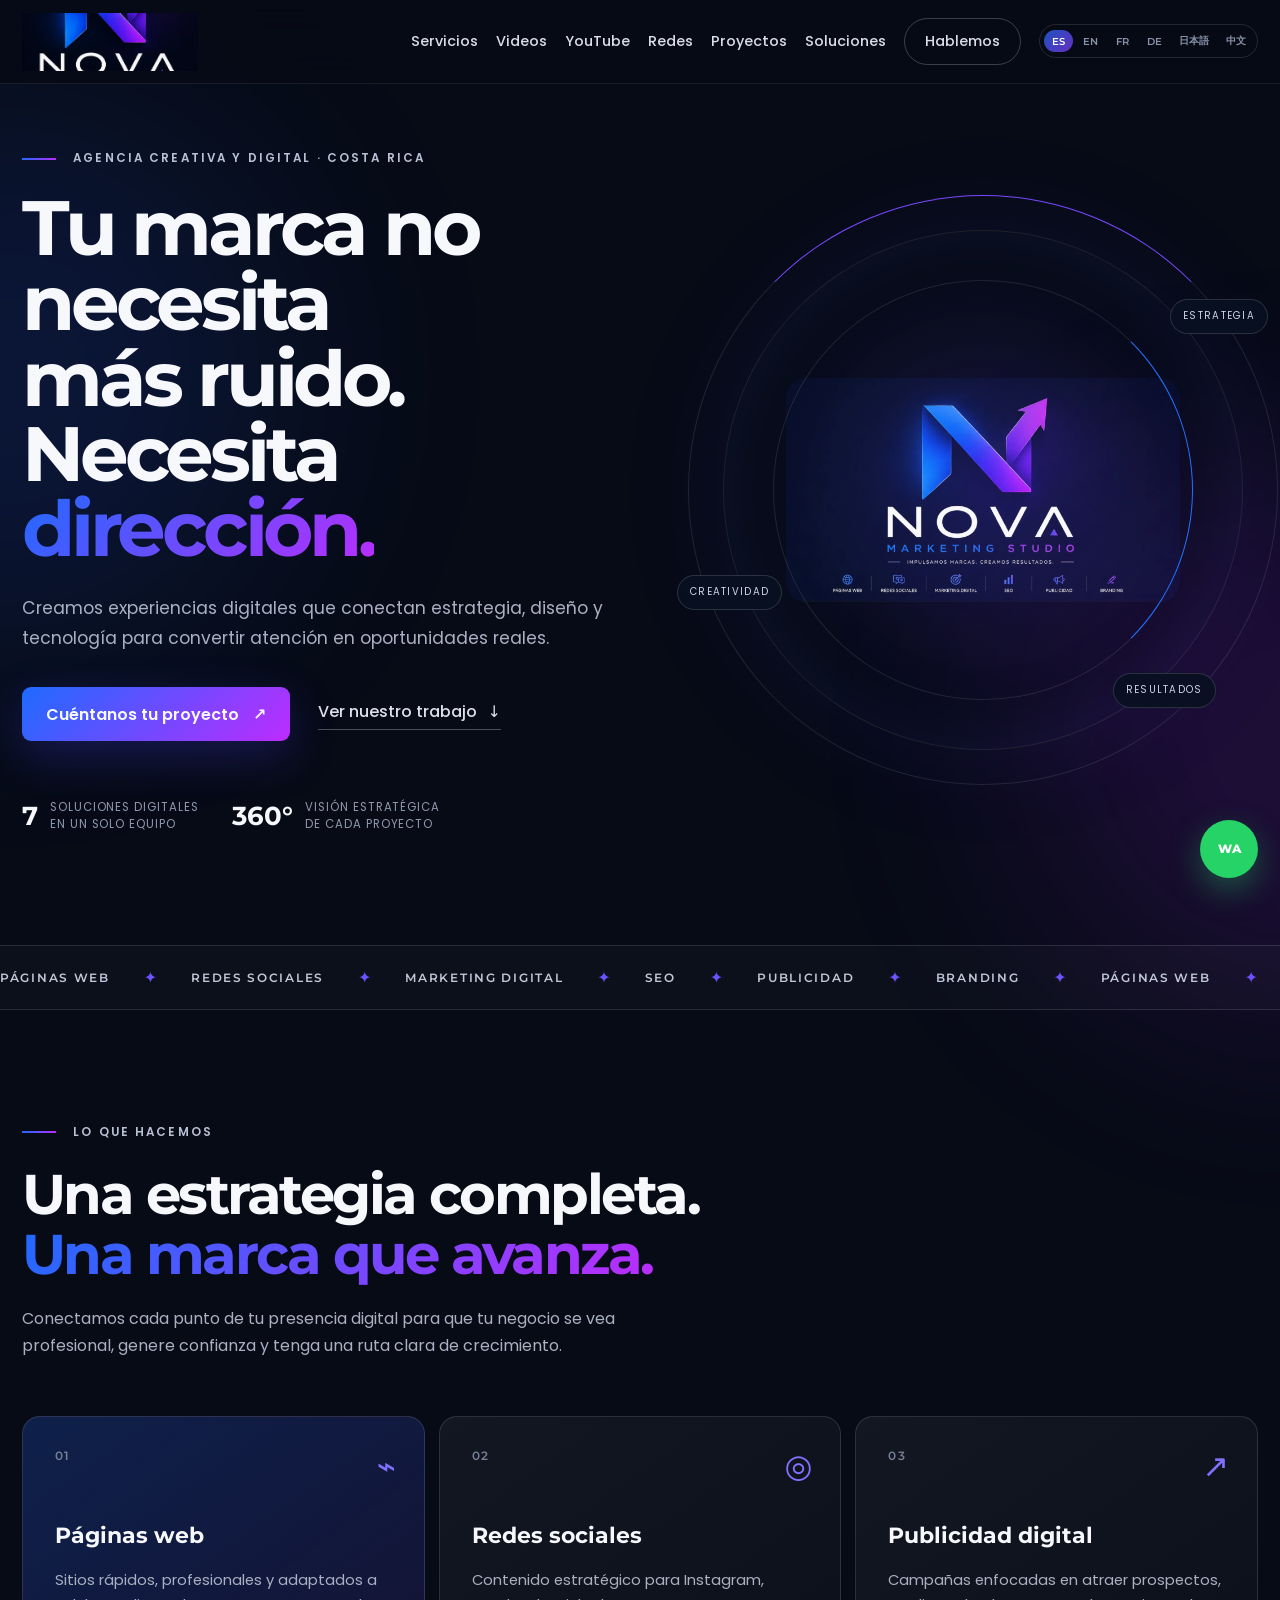
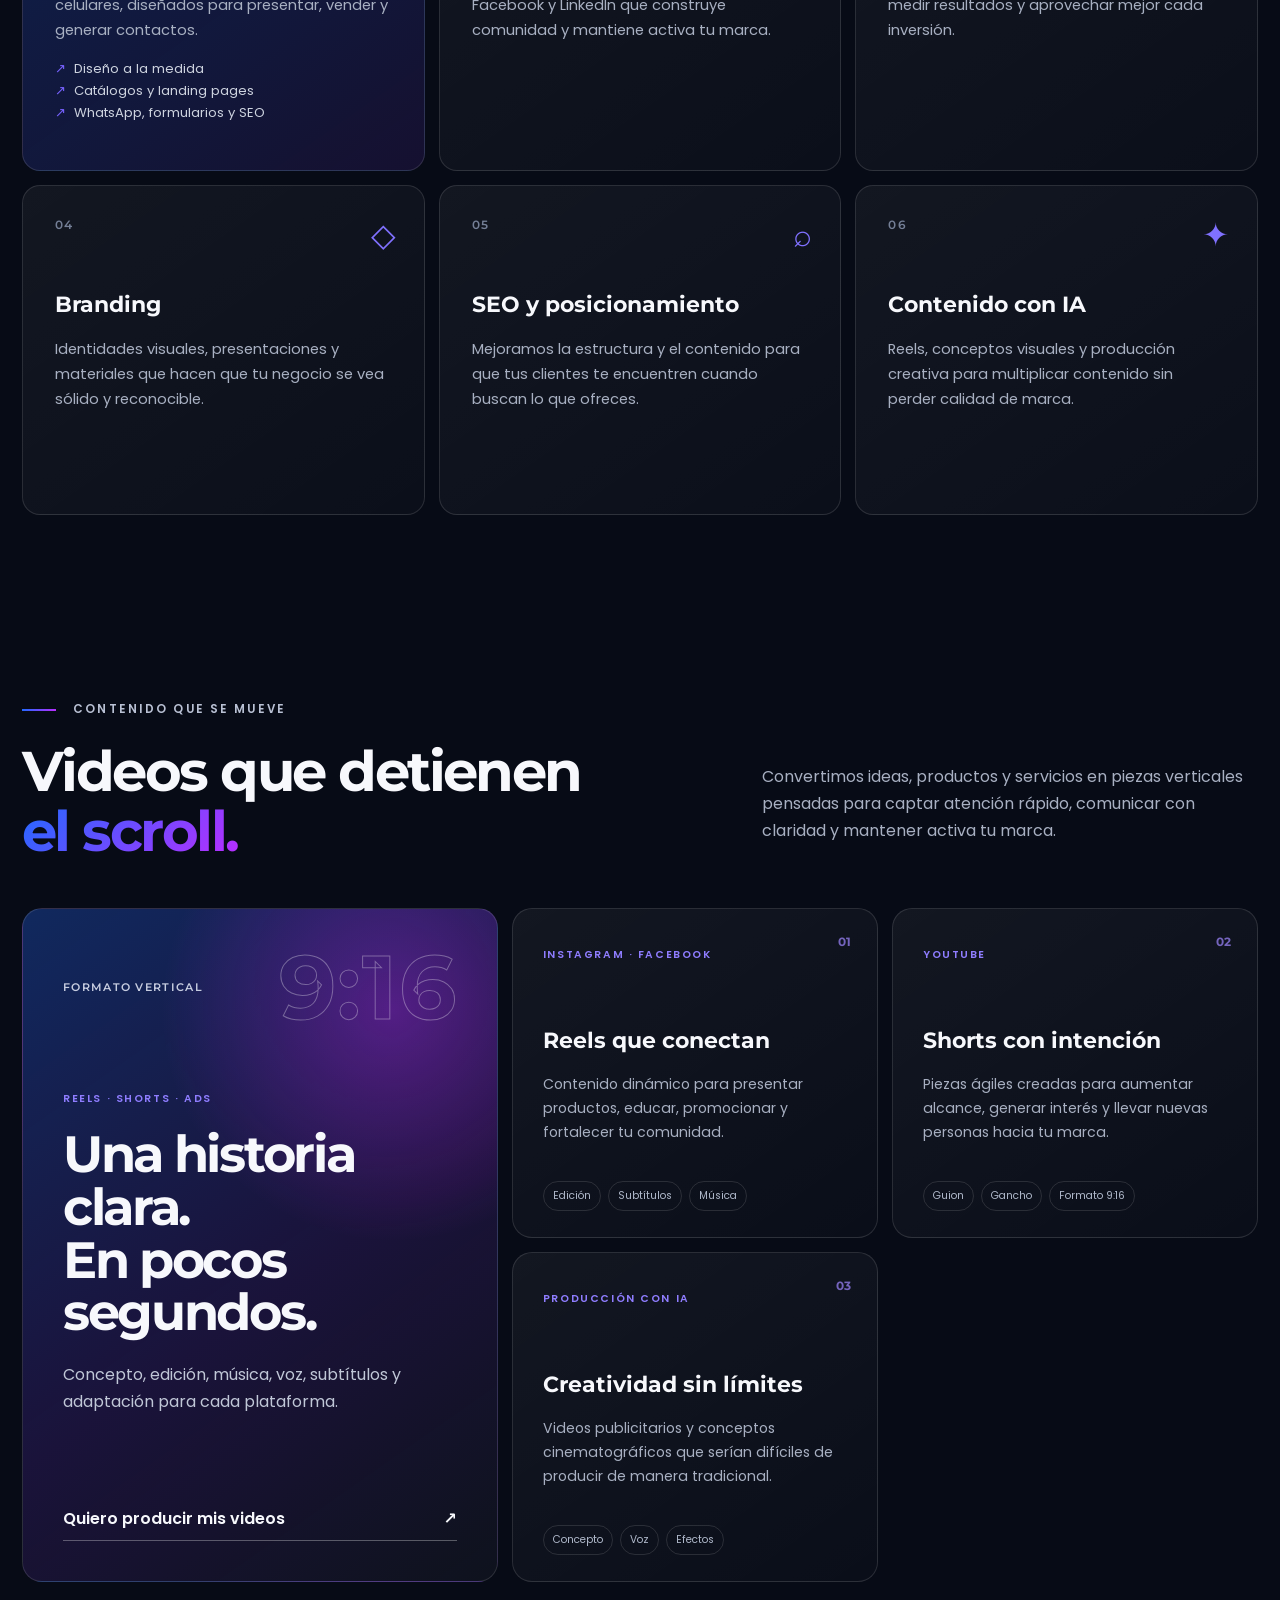
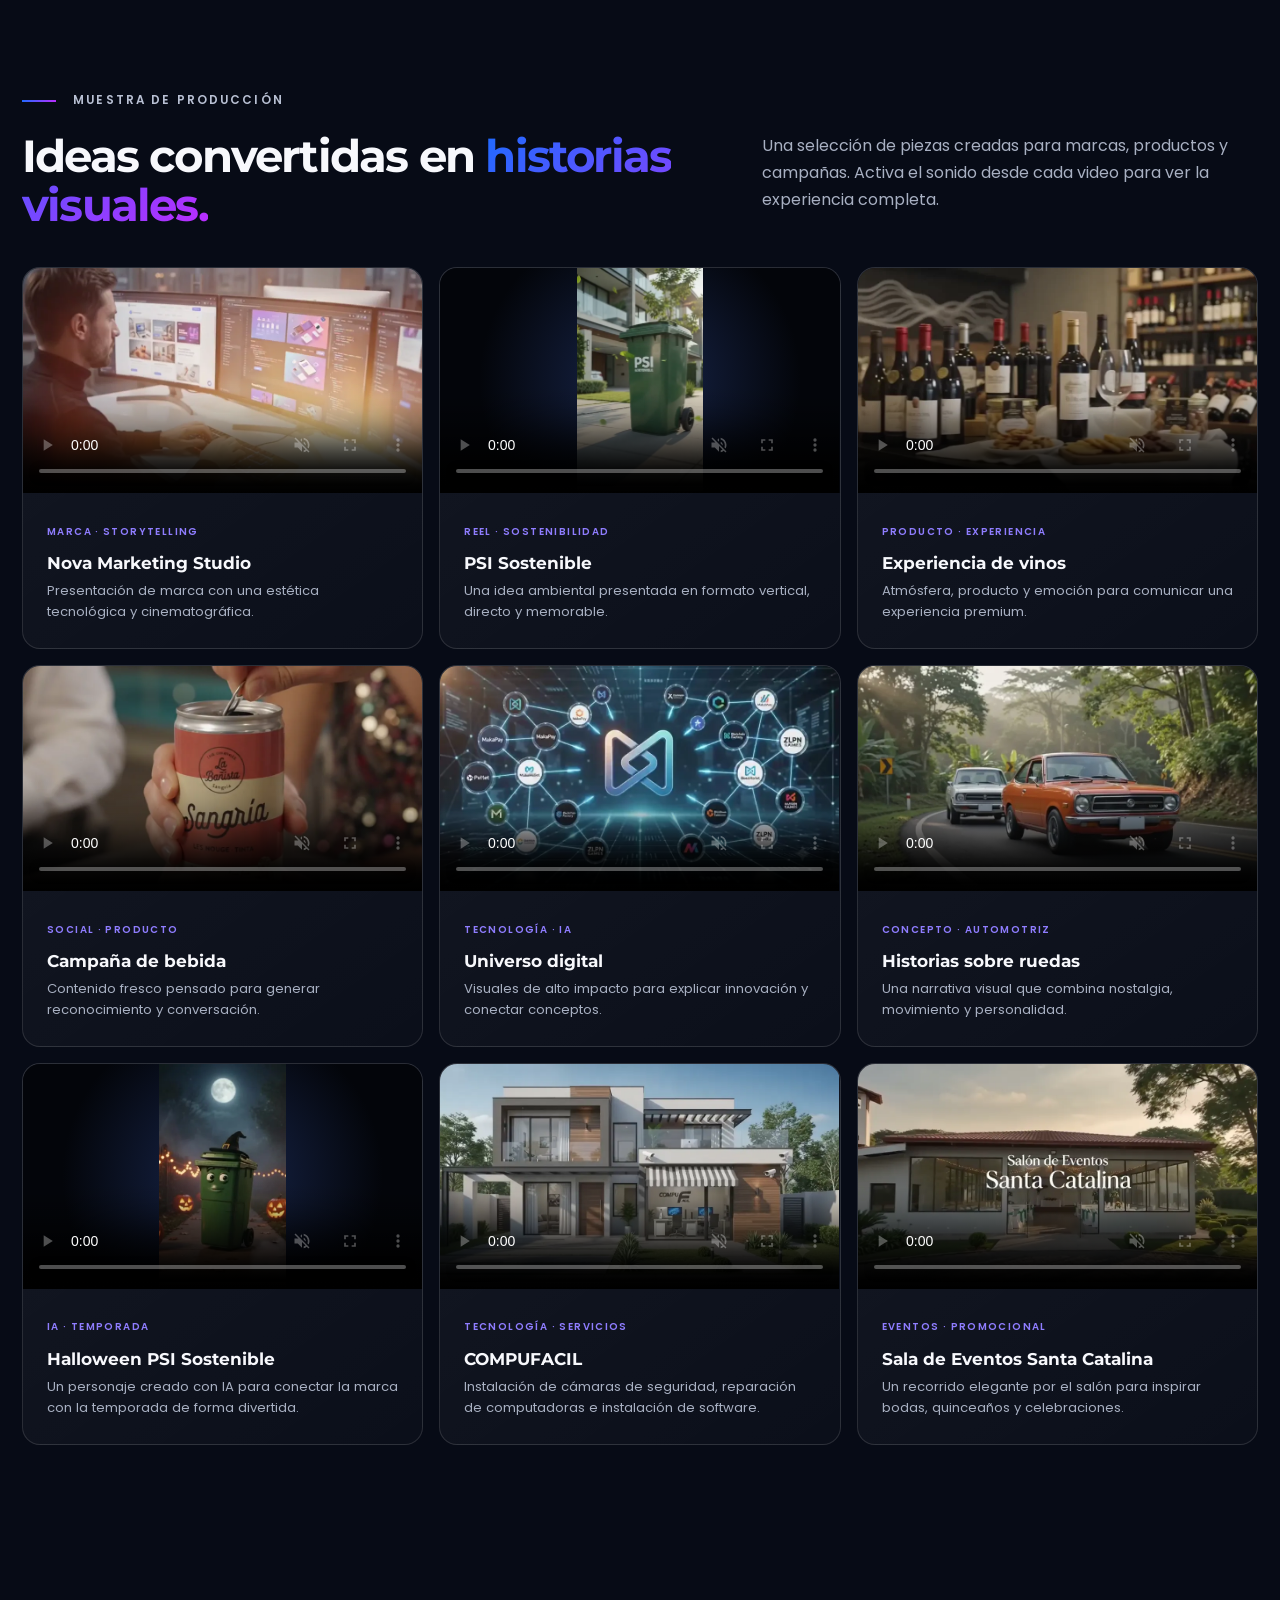
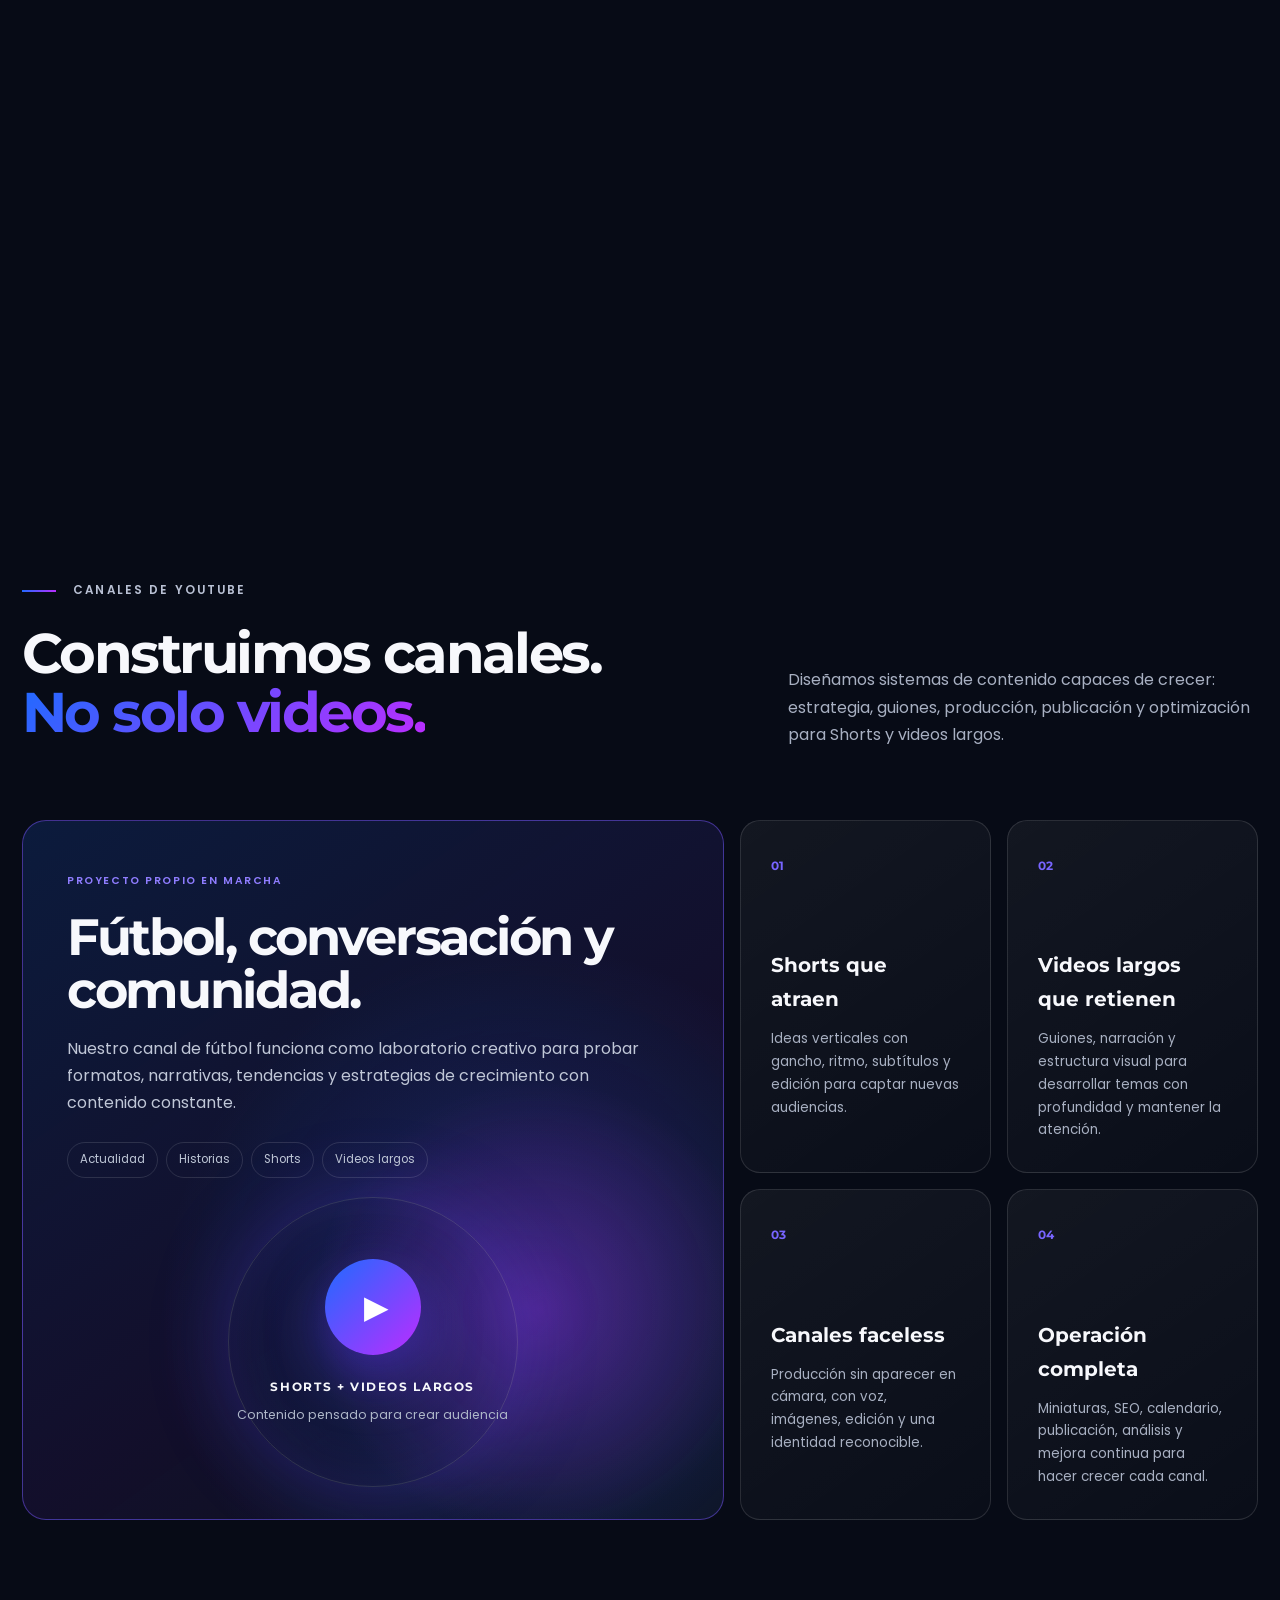
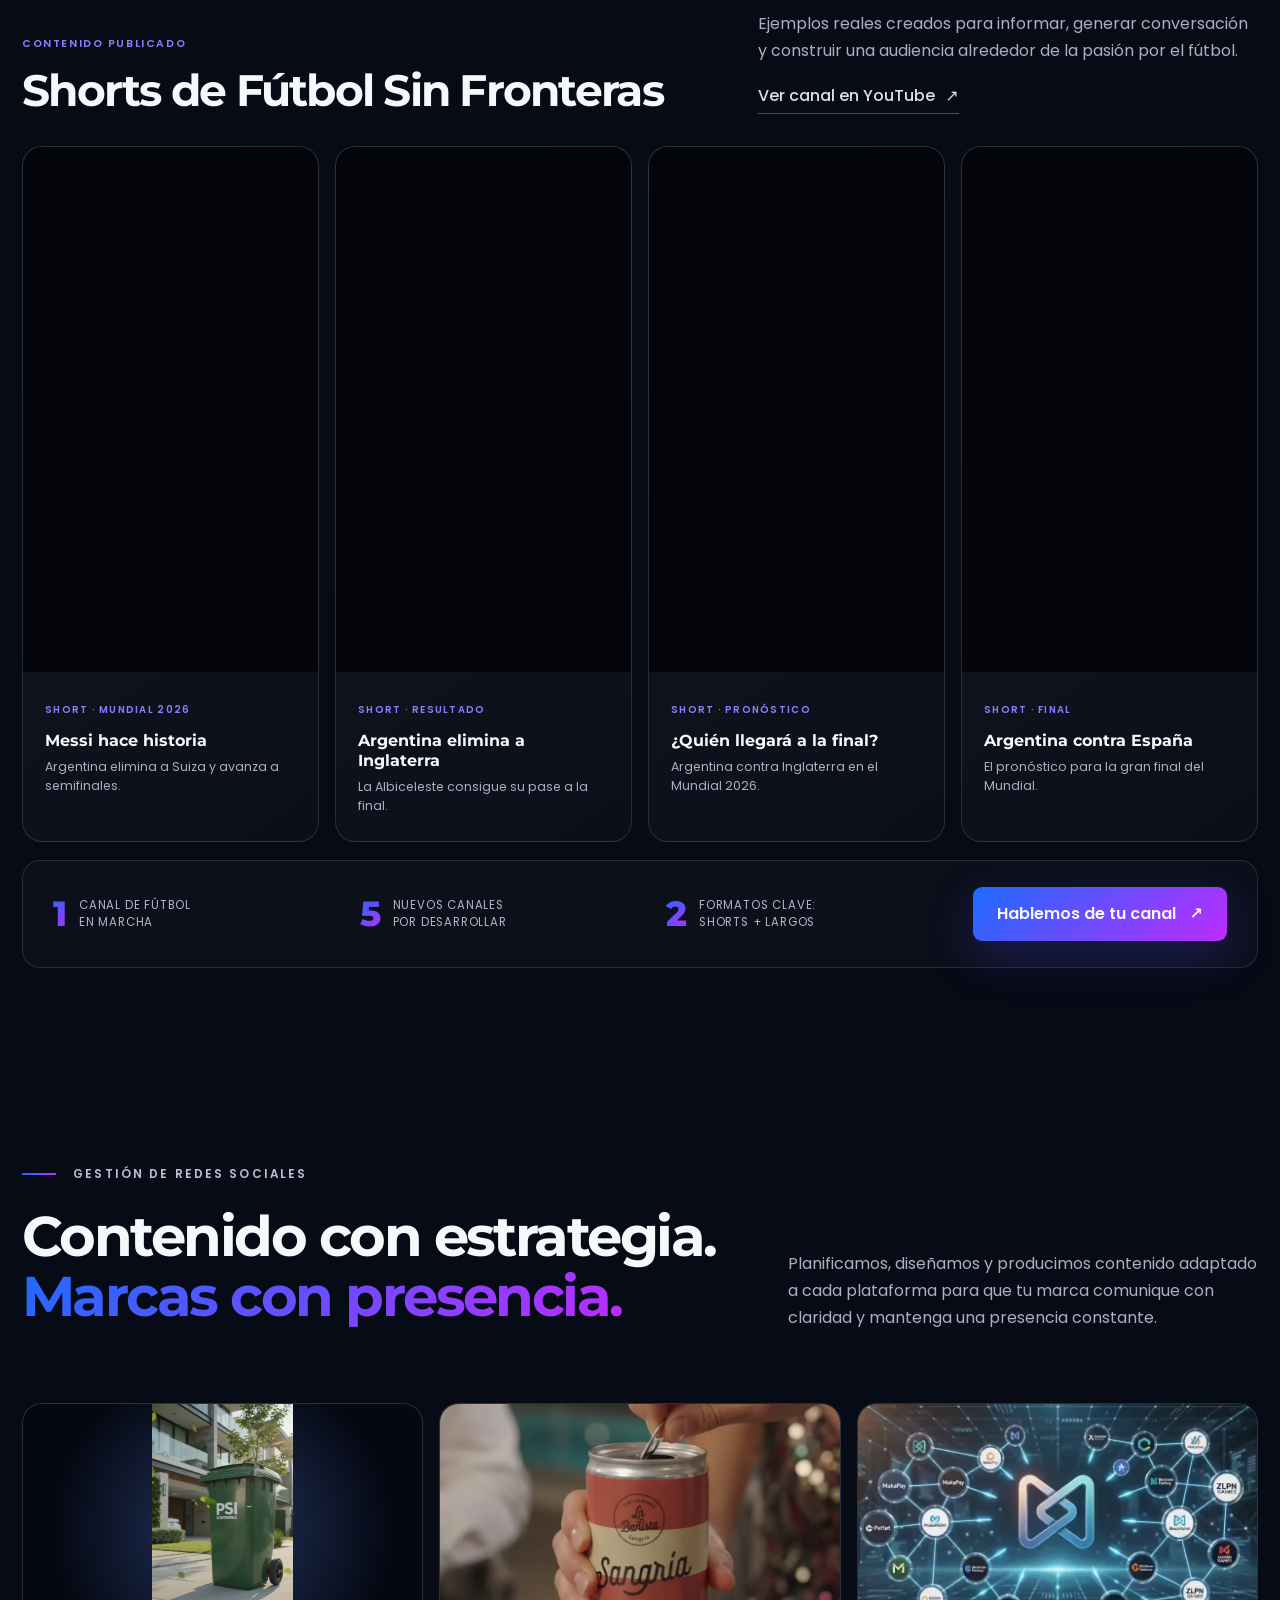
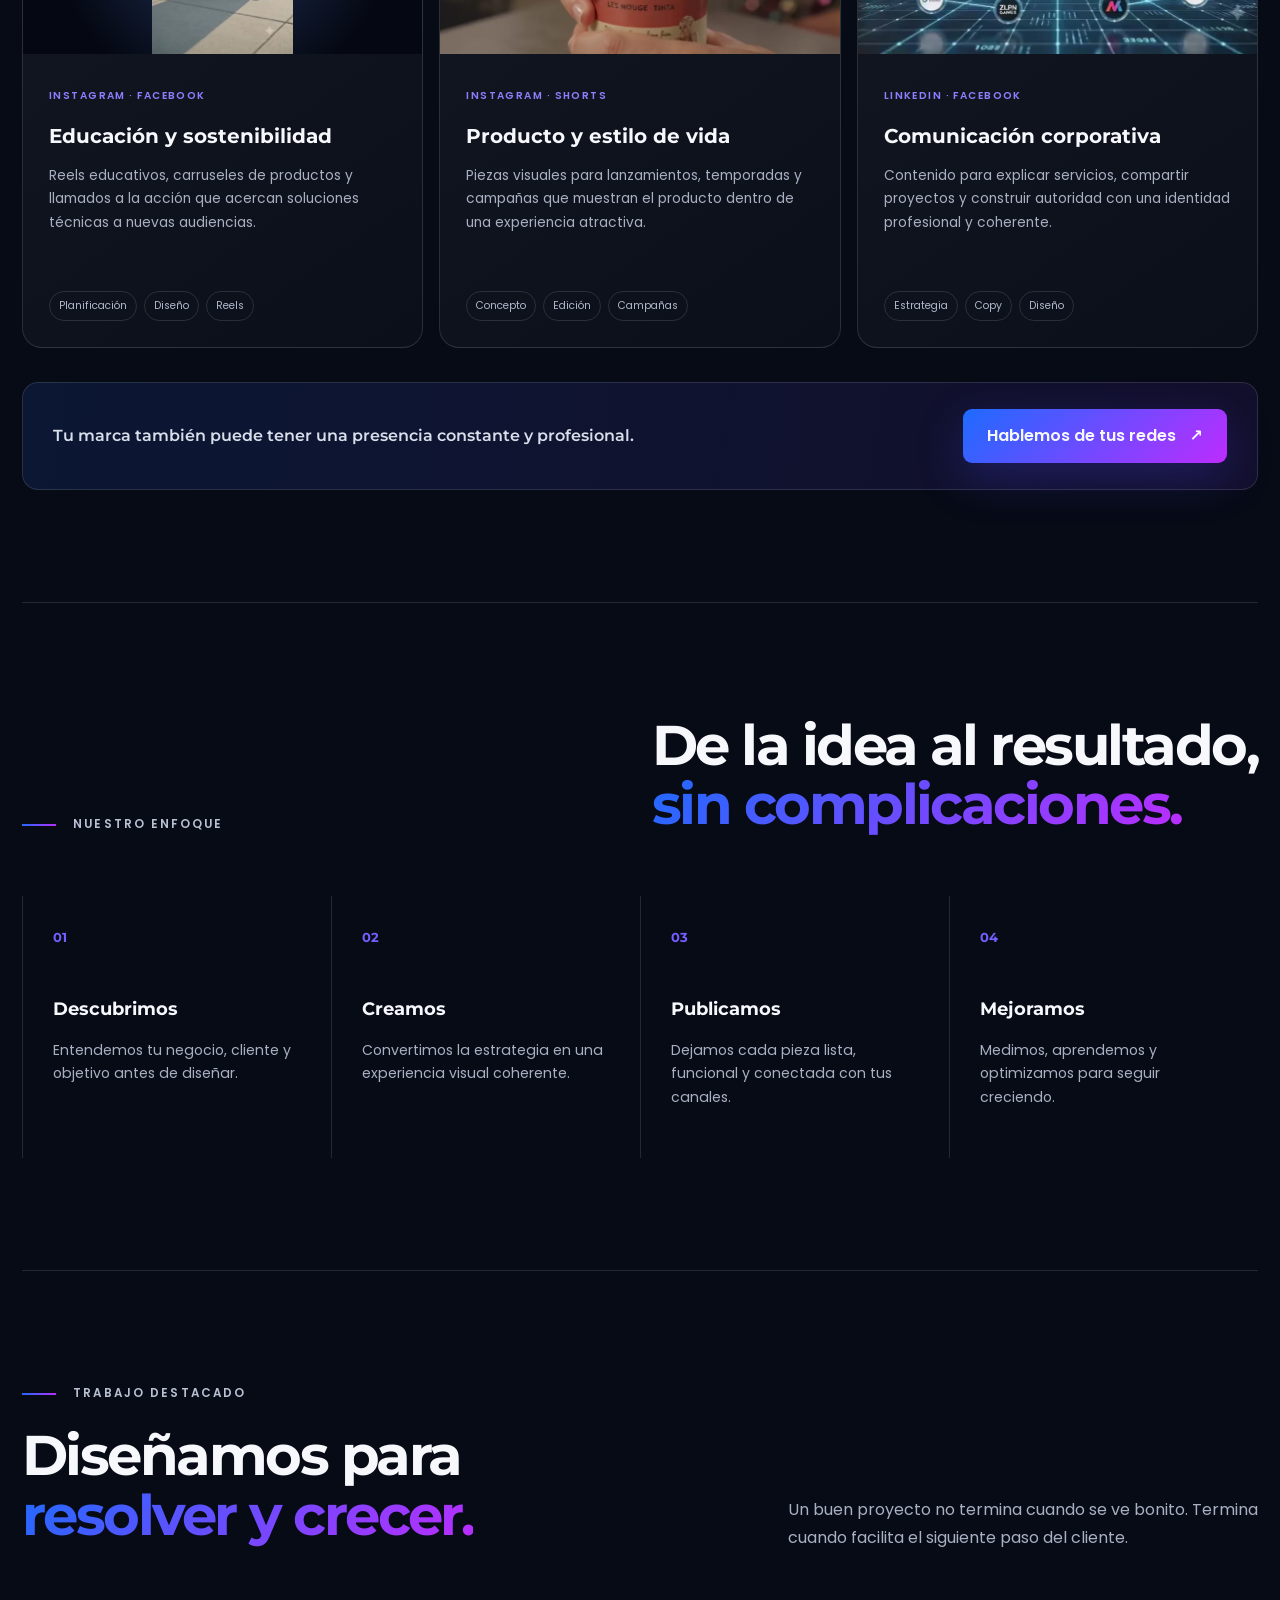
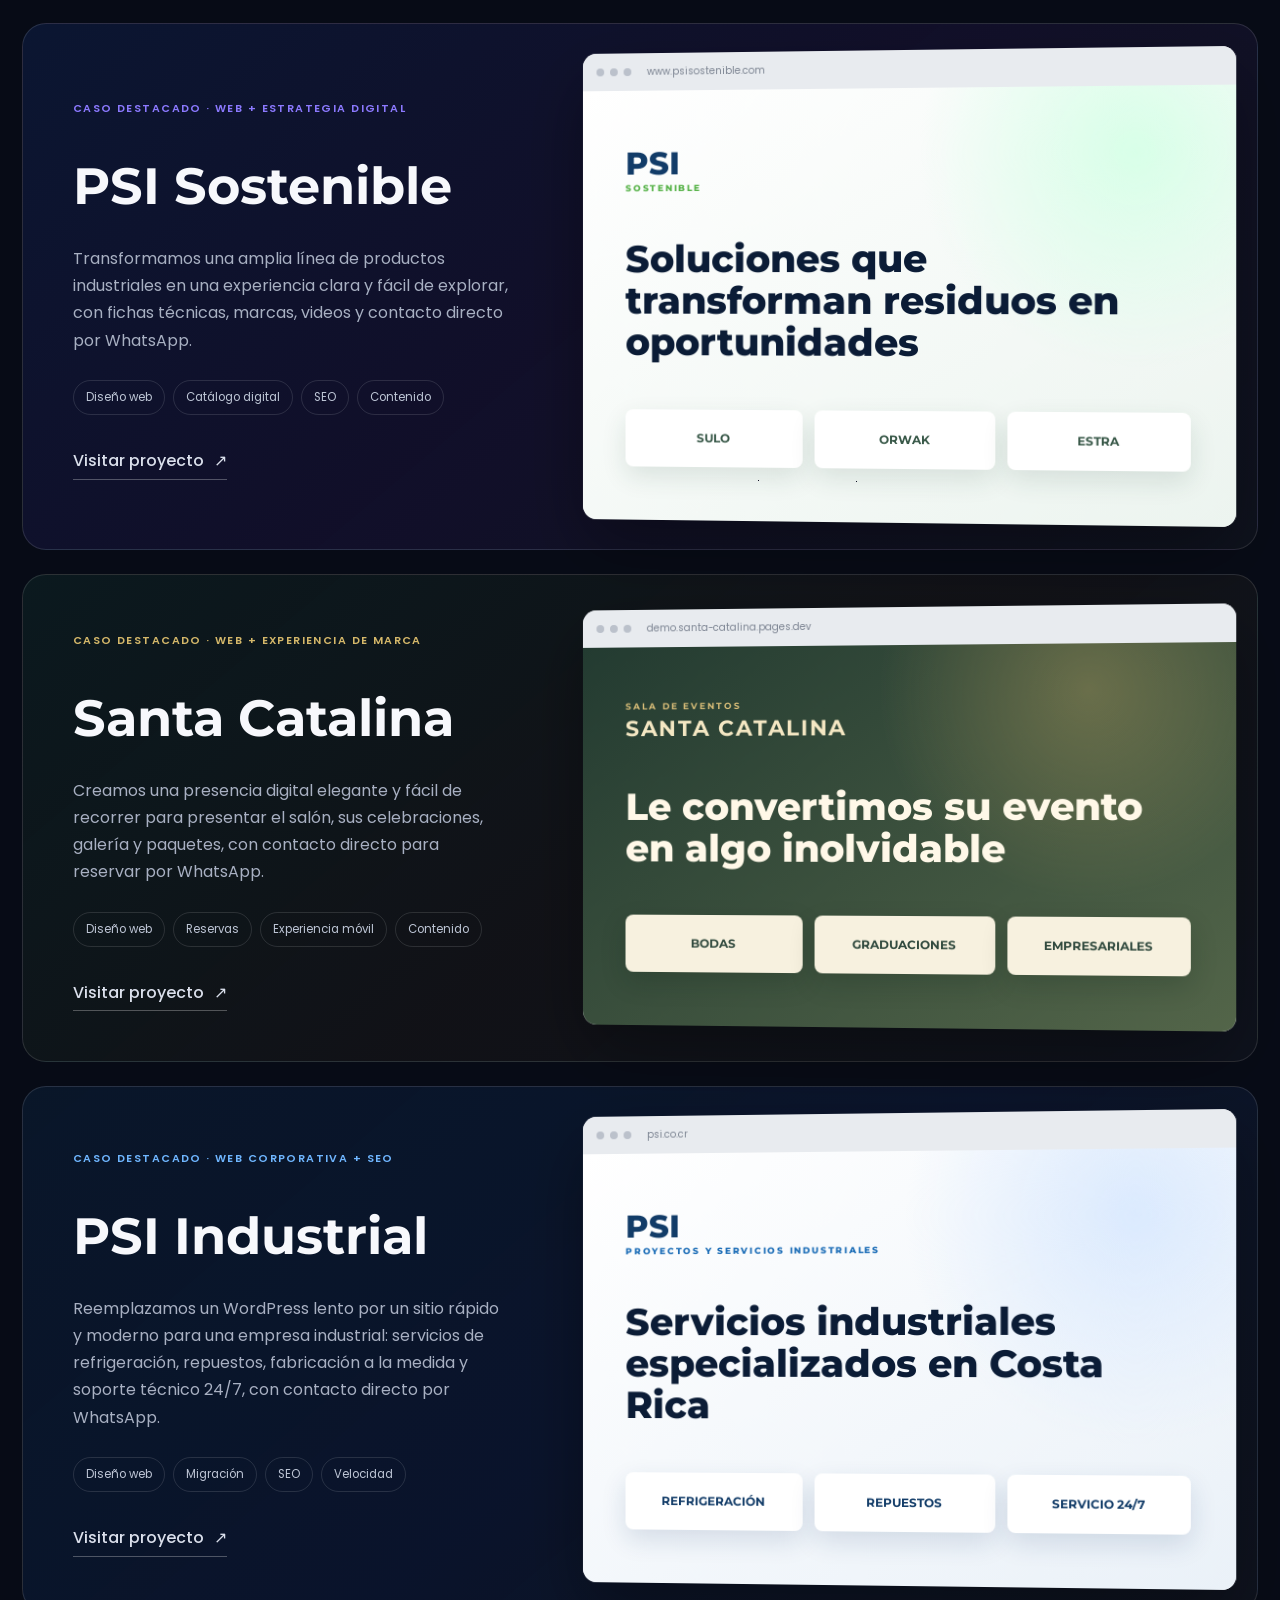
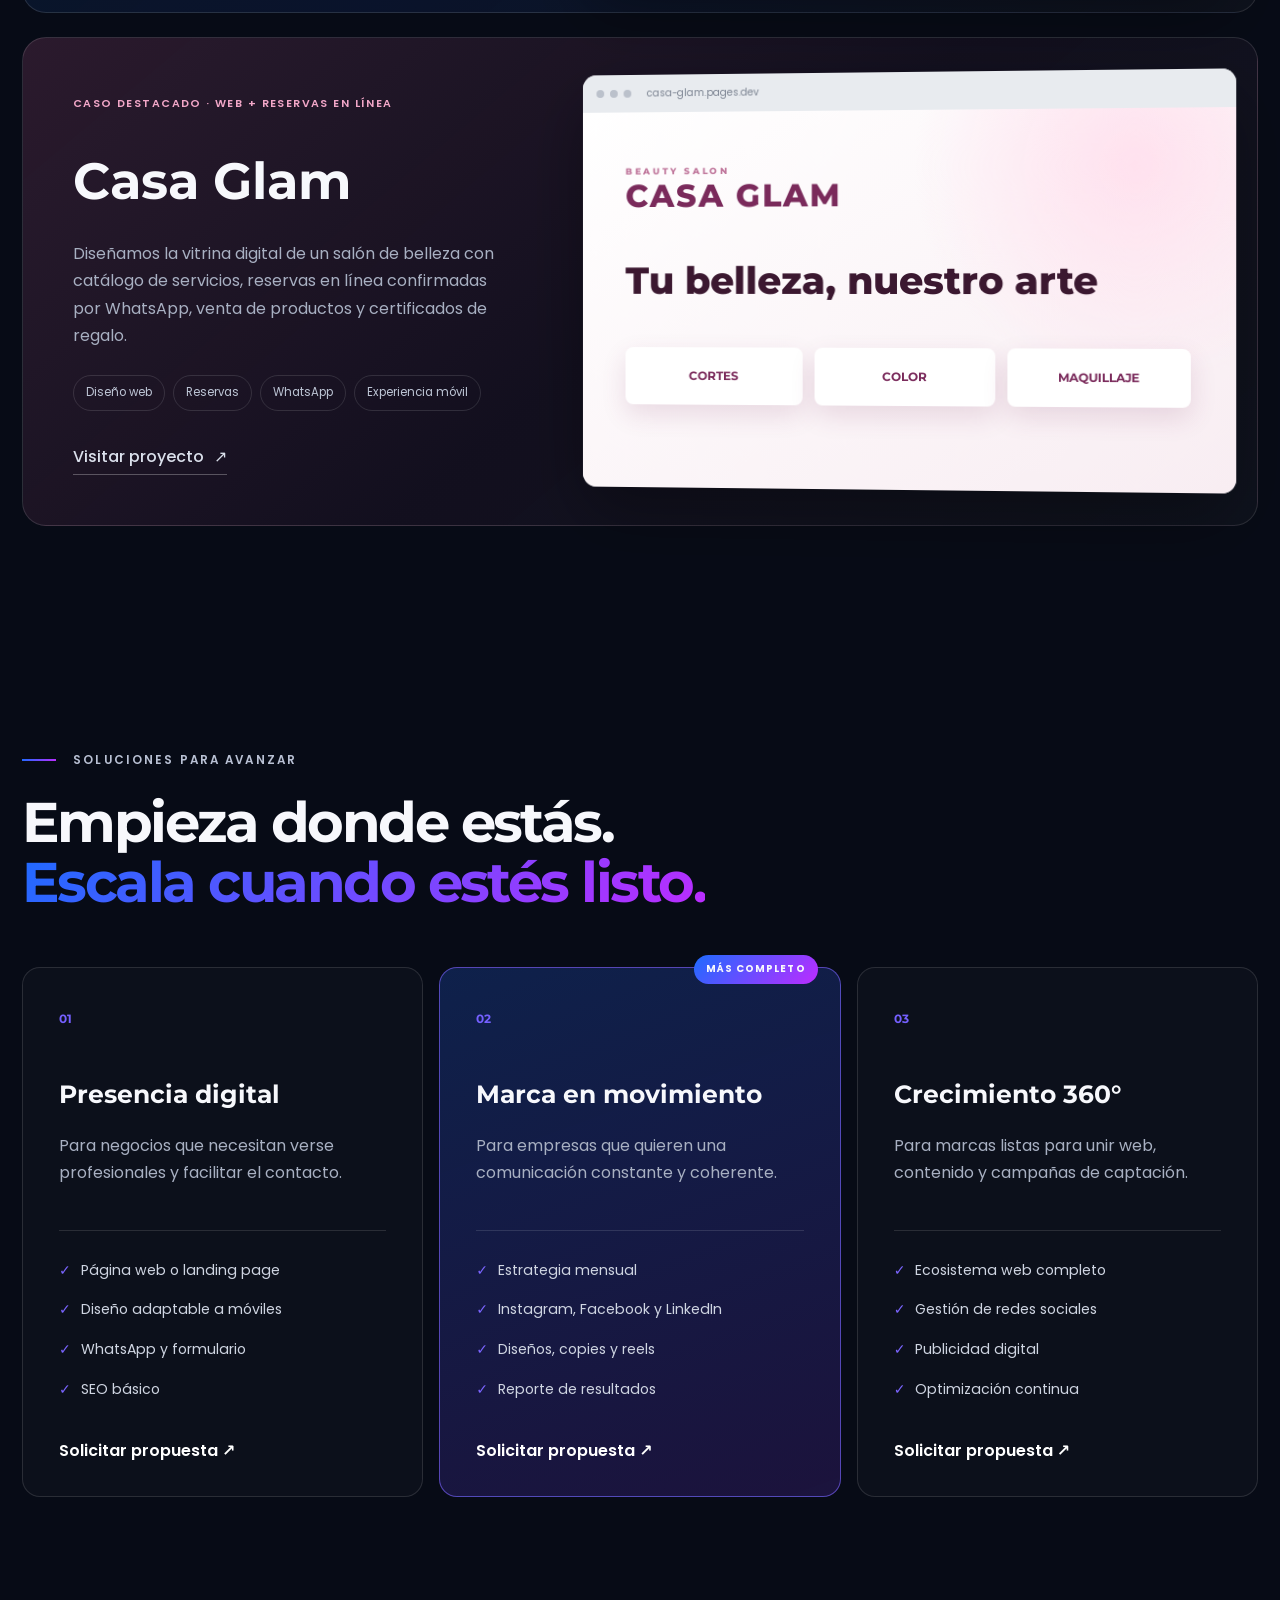
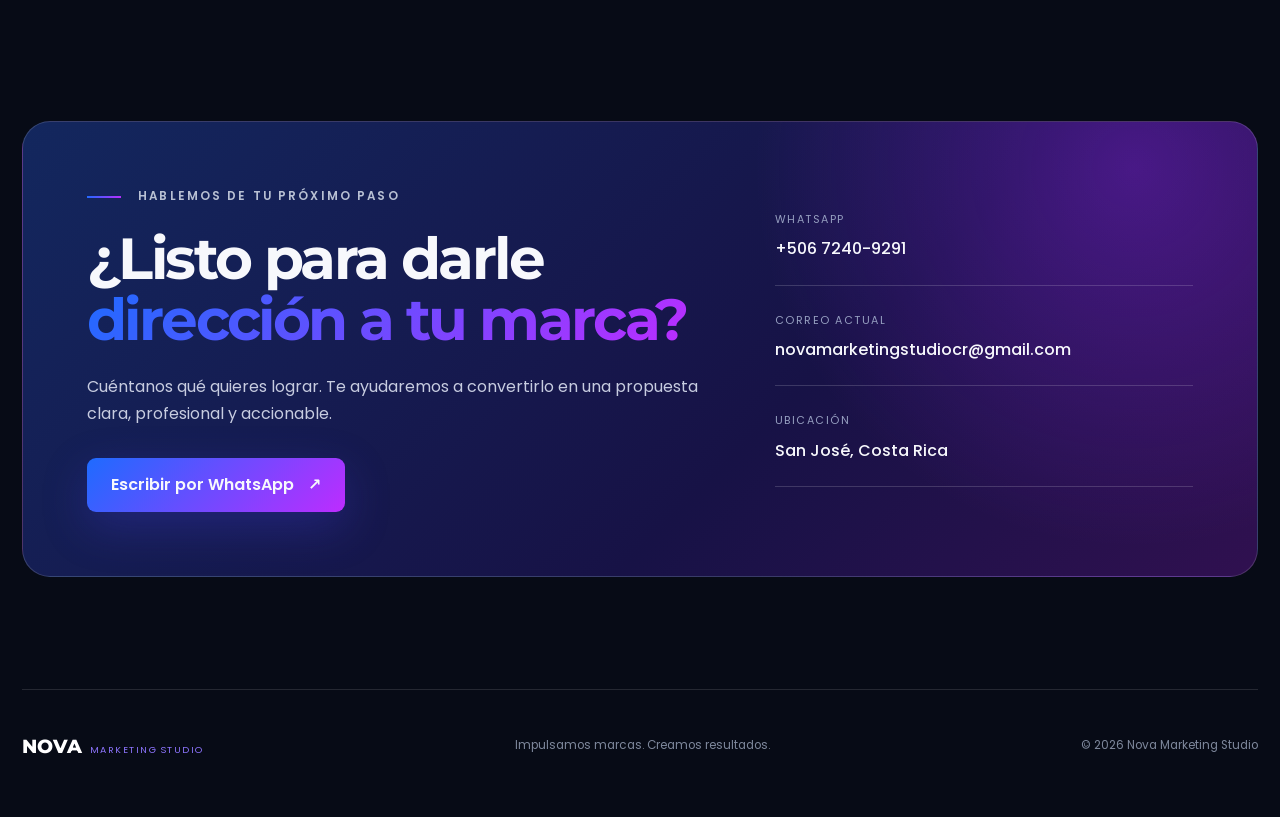
<file: index.html>
<!doctype html>
<html lang="es">
<head>
  <meta charset="utf-8">
  <meta name="viewport" content="width=device-width, initial-scale=1">
  <title>Nova Marketing Studio | Impulsamos marcas</title>
  <meta name="description" content="Agencia boutique en Costa Rica: páginas web, redes sociales, canales de YouTube, videos, marketing digital, SEO, branding y contenido con IA.">
  <meta name="theme-color" content="#070b16">
  <link rel="canonical" href="https://nova-marketing-studio.pages.dev/">
  <link rel="alternate" hreflang="es" href="https://nova-marketing-studio.pages.dev/">
  <link rel="alternate" hreflang="en" href="https://nova-marketing-studio.pages.dev/en/">
  <link rel="alternate" hreflang="fr" href="https://nova-marketing-studio.pages.dev/fr/">
  <link rel="alternate" hreflang="zh-Hans" href="https://nova-marketing-studio.pages.dev/zh/">
  <link rel="alternate" hreflang="de" href="https://nova-marketing-studio.pages.dev/de/">
  <link rel="alternate" hreflang="ja" href="https://nova-marketing-studio.pages.dev/ja/">
  <link rel="alternate" hreflang="x-default" href="https://nova-marketing-studio.pages.dev/">
  <link rel="preconnect" href="https://fonts.googleapis.com">
  <link rel="preconnect" href="https://fonts.gstatic.com" crossorigin>
  <link href="https://fonts.googleapis.com/css2?family=Montserrat:wght@600;700;800&family=Poppins:wght@400;500;600&display=swap" rel="stylesheet">
  <link rel="icon" type="image/svg+xml" href="data:image/svg+xml,%3Csvg xmlns='http://www.w3.org/2000/svg' viewBox='0 0 64 64'%3E%3Cdefs%3E%3ClinearGradient id='g' x1='0' y1='1' x2='1' y2='0'%3E%3Cstop stop-color='%232563eb'/%3E%3Cstop offset='1' stop-color='%237c3aed'/%3E%3C/linearGradient%3E%3C/defs%3E%3Crect width='64' height='64' rx='14' fill='%23070b16'/%3E%3Cpath d='M15 47V17l25 25V22h-6l12-10 9 10h-6v25h-8L23 26v21z' fill='url(%23g)'/%3E%3C/svg%3E">
  <link rel="stylesheet" href="assets/styles.css">

  <!-- Google Search Console: pegar aquí la etiqueta <meta name="google-site-verification" ...> -->
  <meta property="og:type" content="website">
  <meta property="og:site_name" content="Nova Marketing Studio">
  <meta property="og:locale" content="es_CR">
  <meta property="og:title" content="Nova Marketing Studio | Impulsamos marcas">
  <meta property="og:description" content="Agencia boutique en Costa Rica: páginas web, redes sociales, canales de YouTube, videos, marketing digital, SEO, branding y contenido con IA.">
  <meta property="og:url" content="https://nova-marketing-studio.pages.dev/">
  <meta property="og:image" content="https://nova-marketing-studio.pages.dev/assets/og-nova.jpg">
  <meta property="og:image:width" content="1200">
  <meta property="og:image:height" content="630">
  <meta name="twitter:card" content="summary_large_image">
  <script type="application/ld+json">{"@context": "https://schema.org", "@type": "ProfessionalService", "name": "Nova Marketing Studio", "url": "https://nova-marketing-studio.pages.dev/", "logo": "https://nova-marketing-studio.pages.dev/assets/nova-brand-dark.webp", "image": "https://nova-marketing-studio.pages.dev/assets/og-nova.jpg", "slogan": "Impulsamos marcas. Creamos resultados.", "telephone": "+506 7240 9291", "areaServed": "CR", "address": {"@type": "PostalAddress", "addressCountry": "CR"}, "knowsAbout": ["Diseño web", "SEO", "Redes sociales", "Publicidad digital", "Branding", "Videos", "YouTube"], "sameAs": ["https://www.youtube.com/@FutbolSinFronterasTV"]}</script>
</head>
<body>
  <div class="ambient ambient-one"></div>
  <div class="ambient ambient-two"></div>

  <header class="site-header" id="inicio">
    <a class="brand" href="#inicio" aria-label="Nova Marketing Studio, inicio">
      <img src="assets/nova-brand-dark.webp" alt="Nova Marketing Studio">
    </a>
    <button class="menu-toggle" aria-expanded="false" aria-controls="main-nav" aria-label="Abrir menú">
      <span></span><span></span><span></span>
    </button>
    <nav id="main-nav" aria-label="Navegación principal">
      <a href="#servicios">Servicios</a>
      <a href="#videos">Videos</a>
      <a href="#youtube">YouTube</a>
      <a href="#redes">Redes</a>
      <a href="#proyectos">Proyectos</a>
      <a href="#planes">Soluciones</a>
      <a href="#contacto" class="nav-cta">Hablemos</a>
      <div class="language-switcher" aria-label="Seleccionar idioma"><a class="active" href="/" lang="es" aria-current="page">ES</a><a href="/en/" lang="en">EN</a><a href="/fr/" lang="fr">FR</a><a href="/de/" lang="de">DE</a><a href="/ja/" lang="ja">日本語</a><a href="/zh/" lang="zh-Hans">中文</a></div>
    </nav>
  </header>

  <main>
    <section class="hero section-pad">
      <div class="hero-copy reveal">
        <p class="eyebrow"><span></span> Agencia creativa y digital · Costa Rica</p>
        <h1>Tu marca no necesita<br>más ruido. Necesita <em>dirección.</em></h1>
        <p class="hero-lead">Creamos experiencias digitales que conectan estrategia, diseño y tecnología para convertir atención en oportunidades reales.</p>
        <div class="hero-actions">
          <a class="button button-primary" href="https://wa.me/50672409291?text=Hola%20Nova%2C%20quiero%20impulsar%20mi%20marca" target="_blank" rel="noopener">Cuéntanos tu proyecto <span>↗</span></a>
          <a class="text-link" href="#proyectos">Ver nuestro trabajo <span>↓</span></a>
        </div>
        <div class="hero-proof">
          <div><strong>7</strong><span>soluciones digitales<br>en un solo equipo</span></div>
          <div><strong>360°</strong><span>visión estratégica<br>de cada proyecto</span></div>
        </div>
      </div>
      <div class="hero-visual reveal delay-1" aria-hidden="true">
        <div class="orbit orbit-one"></div>
        <div class="orbit orbit-two"></div>
        <div class="brand-stage">
          <img src="assets/nova-brand-dark.webp" alt="">
          <div class="stage-chip chip-one">ESTRATEGIA</div>
          <div class="stage-chip chip-two">CREATIVIDAD</div>
          <div class="stage-chip chip-three">RESULTADOS</div>
        </div>
      </div>
    </section>

    <section class="marquee" aria-label="Servicios principales">
      <div class="marquee-track">
        <span>PÁGINAS WEB</span><i>✦</i><span>REDES SOCIALES</span><i>✦</i><span>MARKETING DIGITAL</span><i>✦</i><span>SEO</span><i>✦</i><span>PUBLICIDAD</span><i>✦</i><span>BRANDING</span><i>✦</i>
        <span>PÁGINAS WEB</span><i>✦</i><span>REDES SOCIALES</span><i>✦</i><span>MARKETING DIGITAL</span><i>✦</i><span>SEO</span><i>✦</i><span>PUBLICIDAD</span><i>✦</i><span>BRANDING</span><i>✦</i>
      </div>
    </section>

    <section class="services section-pad" id="servicios">
      <div class="section-intro reveal">
        <p class="eyebrow"><span></span> Lo que hacemos</p>
        <h2>Una estrategia completa.<br><em>Una marca que avanza.</em></h2>
        <p>Conectamos cada punto de tu presencia digital para que tu negocio se vea profesional, genere confianza y tenga una ruta clara de crecimiento.</p>
      </div>
      <div class="service-grid">
        <article class="service-card featured reveal">
          <div class="service-number">01</div>
          <div class="service-icon">⌁</div>
          <h3>Páginas web</h3>
          <p>Sitios rápidos, profesionales y adaptados a celulares, diseñados para presentar, vender y generar contactos.</p>
          <ul><li>Diseño a la medida</li><li>Catálogos y landing pages</li><li>WhatsApp, formularios y SEO</li></ul>
        </article>
        <article class="service-card reveal delay-1">
          <div class="service-number">02</div>
          <div class="service-icon">◎</div>
          <h3>Redes sociales</h3>
          <p>Contenido estratégico para Instagram, Facebook y LinkedIn que construye comunidad y mantiene activa tu marca.</p>
        </article>
        <article class="service-card reveal delay-2">
          <div class="service-number">03</div>
          <div class="service-icon">↗</div>
          <h3>Publicidad digital</h3>
          <p>Campañas enfocadas en atraer prospectos, medir resultados y aprovechar mejor cada inversión.</p>
        </article>
        <article class="service-card reveal">
          <div class="service-number">04</div>
          <div class="service-icon">◇</div>
          <h3>Branding</h3>
          <p>Identidades visuales, presentaciones y materiales que hacen que tu negocio se vea sólido y reconocible.</p>
        </article>
        <article class="service-card reveal delay-1">
          <div class="service-number">05</div>
          <div class="service-icon">⌕</div>
          <h3>SEO y posicionamiento</h3>
          <p>Mejoramos la estructura y el contenido para que tus clientes te encuentren cuando buscan lo que ofreces.</p>
        </article>
        <article class="service-card reveal delay-2">
          <div class="service-number">06</div>
          <div class="service-icon">✦</div>
          <h3>Contenido con IA</h3>
          <p>Reels, conceptos visuales y producción creativa para multiplicar contenido sin perder calidad de marca.</p>
        </article>
      </div>
    </section>

    <section class="video-lab section-pad" id="videos">
      <div class="video-lab-head reveal">
        <div>
          <p class="eyebrow"><span></span> Contenido que se mueve</p>
          <h2>Videos que detienen<br><em>el scroll.</em></h2>
        </div>
        <p>Convertimos ideas, productos y servicios en piezas verticales pensadas para captar atención rápido, comunicar con claridad y mantener activa tu marca.</p>
      </div>
      <div class="video-grid">
        <article class="format-card format-main reveal">
          <div class="format-top"><span>FORMATO VERTICAL</span><strong>9:16</strong></div>
          <div class="format-copy"><small>REELS · SHORTS · ADS</small><h3>Una historia clara.<br>En pocos segundos.</h3><p>Concepto, edición, música, voz, subtítulos y adaptación para cada plataforma.</p></div>
          <a href="https://wa.me/50672409291?text=Hola%20Nova%2C%20quiero%20producir%20videos%20para%20mis%20redes" target="_blank" rel="noopener">Quiero producir mis videos <span>↗</span></a>
        </article>
        <article class="format-card reveal delay-1">
          <span class="platform-number">01</span>
          <small>INSTAGRAM · FACEBOOK</small>
          <h3>Reels que conectan</h3>
          <p>Contenido dinámico para presentar productos, educar, promocionar y fortalecer tu comunidad.</p>
          <div class="format-tags"><span>Edición</span><span>Subtítulos</span><span>Música</span></div>
        </article>
        <article class="format-card reveal delay-2">
          <span class="platform-number">02</span>
          <small>YOUTUBE</small>
          <h3>Shorts con intención</h3>
          <p>Piezas ágiles creadas para aumentar alcance, generar interés y llevar nuevas personas hacia tu marca.</p>
          <div class="format-tags"><span>Guion</span><span>Gancho</span><span>Formato 9:16</span></div>
        </article>
        <article class="format-card reveal delay-3">
          <span class="platform-number">03</span>
          <small>PRODUCCIÓN CON IA</small>
          <h3>Creatividad sin límites</h3>
          <p>Videos publicitarios y conceptos cinematográficos que serían difíciles de producir de manera tradicional.</p>
          <div class="format-tags"><span>Concepto</span><span>Voz</span><span>Efectos</span></div>
        </article>
      </div>

      <div class="showreel-head reveal">
        <div>
          <p class="eyebrow"><span></span> Muestra de producción</p>
          <h3>Ideas convertidas en <em>historias visuales.</em></h3>
        </div>
        <p>Una selección de piezas creadas para marcas, productos y campañas. Activa el sonido desde cada video para ver la experiencia completa.</p>
      </div>
      <div class="showreel-grid">
        <article class="showreel-card reveal">
          <video controls muted playsinline preload="metadata" poster="assets/posters/nova-estudio-creativo.webp" aria-label="Video de Nova Marketing Studio">
            <source src="assets/videos/nova-estudio-creativo.mp4" type="video/mp4">
          </video>
          <div class="showreel-copy"><small>MARCA · STORYTELLING</small><h4>Nova Marketing Studio</h4><p>Presentación de marca con una estética tecnológica y cinematográfica.</p></div>
        </article>
        <article class="showreel-card vertical reveal delay-1">
          <video controls muted playsinline preload="metadata" poster="assets/posters/psi-sostenible-reel.webp" aria-label="Reel de PSI Sostenible">
            <source src="assets/videos/psi-sostenible-reel.mp4" type="video/mp4">
          </video>
          <div class="showreel-copy"><small>REEL · SOSTENIBILIDAD</small><h4>PSI Sostenible</h4><p>Una idea ambiental presentada en formato vertical, directo y memorable.</p></div>
        </article>
        <article class="showreel-card reveal delay-2">
          <video controls muted playsinline preload="metadata" poster="assets/posters/experiencia-vinos.webp" aria-label="Video de experiencia de vinos">
            <source src="assets/videos/experiencia-vinos.mp4" type="video/mp4">
          </video>
          <div class="showreel-copy"><small>PRODUCTO · EXPERIENCIA</small><h4>Experiencia de vinos</h4><p>Atmósfera, producto y emoción para comunicar una experiencia premium.</p></div>
        </article>
        <article class="showreel-card reveal">
          <video controls muted playsinline preload="metadata" poster="assets/posters/campana-bebida-social.webp" aria-label="Campaña social para bebida">
            <source src="assets/videos/campana-bebida-social.mp4" type="video/mp4">
          </video>
          <div class="showreel-copy"><small>SOCIAL · PRODUCTO</small><h4>Campaña de bebida</h4><p>Contenido fresco pensado para generar reconocimiento y conversación.</p></div>
        </article>
        <article class="showreel-card reveal delay-1">
          <video controls muted playsinline preload="metadata" poster="assets/posters/tecnologia-con-ia.webp" aria-label="Video tecnológico creado con inteligencia artificial">
            <source src="assets/videos/tecnologia-con-ia.mp4" type="video/mp4">
          </video>
          <div class="showreel-copy"><small>TECNOLOGÍA · IA</small><h4>Universo digital</h4><p>Visuales de alto impacto para explicar innovación y conectar conceptos.</p></div>
        </article>
        <article class="showreel-card reveal delay-2">
          <video controls muted playsinline preload="metadata" poster="assets/posters/historia-automotriz.webp" aria-label="Video de historia automotriz">
            <source src="assets/videos/historia-automotriz.mp4" type="video/mp4">
          </video>
          <div class="showreel-copy"><small>CONCEPTO · AUTOMOTRIZ</small><h4>Historias sobre ruedas</h4><p>Una narrativa visual que combina nostalgia, movimiento y personalidad.</p></div>
        </article>
        <article class="showreel-card vertical reveal">
          <video controls muted playsinline preload="metadata" poster="assets/posters/halloween-psi-sostenible.webp" aria-label="Video de Halloween para PSI Sostenible">
            <source src="assets/videos/halloween-psi-sostenible.mp4" type="video/mp4">
          </video>
          <div class="showreel-copy"><small>IA · TEMPORADA</small><h4>Halloween PSI Sostenible</h4><p>Un personaje creado con IA para conectar la marca con la temporada de forma divertida.</p></div>
        </article>
        <article class="showreel-card reveal delay-1">
          <video controls muted playsinline preload="metadata" poster="assets/posters/compufacil.webp" aria-label="Video de COMPUFACIL">
            <source src="assets/videos/compufacil.mp4" type="video/mp4">
          </video>
          <div class="showreel-copy"><small>TECNOLOGÍA · SERVICIOS</small><h4>COMPUFACIL</h4><p>Instalación de cámaras de seguridad, reparación de computadoras e instalación de software.</p></div>
        </article>
        <article class="showreel-card reveal">
          <video controls muted playsinline preload="metadata" poster="assets/posters/santa-catalina-eventos.webp" aria-label="Video promocional de la Sala de Eventos Santa Catalina">
            <source src="assets/videos/santa-catalina-eventos.mp4" type="video/mp4">
          </video>
          <div class="showreel-copy"><small>EVENTOS · PROMOCIONAL</small><h4>Sala de Eventos Santa Catalina</h4><p>Un recorrido elegante por el salón para inspirar bodas, quinceaños y celebraciones.</p></div>
        </article>
        <article class="showreel-card vertical reveal delay-1">
          <video controls muted playsinline preload="metadata" poster="assets/posters/halloween-psi-calle.webp" aria-label="Video de Halloween nocturno para PSI Sostenible">
            <source src="assets/videos/halloween-psi-calle.mp4" type="video/mp4">
          </video>
          <div class="showreel-copy"><small>IA · TEMPORADA</small><h4>Halloween en la calle</h4><p>El personaje de PSI Sostenible recorre una noche de Halloween para recordar la marca.</p></div>
        </article>
        <article class="showreel-card vertical reveal delay-2">
          <video controls muted playsinline preload="metadata" poster="assets/posters/halloween-psi-ninos.webp" aria-label="Video de Halloween con niños para PSI Sostenible">
            <source src="assets/videos/halloween-psi-ninos.mp4" type="video/mp4">
          </video>
          <div class="showreel-copy"><small>IA · TEMPORADA</small><h4>Dulce o truco con PSI</h4><p>Una escena familiar y divertida que acerca el reciclaje a niños y familias.</p></div>
        </article>
      </div>
      <div class="showreel-cta reveal">
        <p>¿Tienes una idea o un producto que merece verse así?</p>
        <a class="button button-primary" href="https://wa.me/50672409291?text=Hola%20Nova%2C%20quiero%20crear%20un%20video%20para%20mi%20marca" target="_blank" rel="noopener">Creemos tu próximo video <span>↗</span></a>
      </div>
    </section>

    <section class="youtube-studio section-pad" id="youtube">
      <div class="section-intro split reveal">
        <div><p class="eyebrow"><span></span> Canales de YouTube</p><h2>Construimos canales.<br><em>No solo videos.</em></h2></div>
        <p>Diseñamos sistemas de contenido capaces de crecer: estrategia, guiones, producción, publicación y optimización para Shorts y videos largos.</p>
      </div>
      <div class="youtube-overview">
        <article class="youtube-feature reveal">
          <div class="youtube-feature-copy">
            <small>PROYECTO PROPIO EN MARCHA</small>
            <h3>Fútbol, conversación y comunidad.</h3>
            <p>Nuestro canal de fútbol funciona como laboratorio creativo para probar formatos, narrativas, tendencias y estrategias de crecimiento con contenido constante.</p>
            <div class="tag-row"><span>Actualidad</span><span>Historias</span><span>Shorts</span><span>Videos largos</span></div>
          </div>
          <div class="youtube-visual" aria-hidden="true">
            <div class="youtube-orbit"></div>
            <div class="play-mark">▶</div>
            <b>SHORTS + VIDEOS LARGOS</b>
            <span>Contenido pensado para crear audiencia</span>
          </div>
        </article>
        <div class="youtube-capabilities">
          <article class="youtube-card reveal"><span>01</span><h3>Shorts que atraen</h3><p>Ideas verticales con gancho, ritmo, subtítulos y edición para captar nuevas audiencias.</p></article>
          <article class="youtube-card reveal delay-1"><span>02</span><h3>Videos largos que retienen</h3><p>Guiones, narración y estructura visual para desarrollar temas con profundidad y mantener la atención.</p></article>
          <article class="youtube-card reveal delay-2"><span>03</span><h3>Canales faceless</h3><p>Producción sin aparecer en cámara, con voz, imágenes, edición y una identidad reconocible.</p></article>
          <article class="youtube-card reveal delay-3"><span>04</span><h3>Operación completa</h3><p>Miniaturas, SEO, calendario, publicación, análisis y mejora continua para hacer crecer cada canal.</p></article>
        </div>
      </div>
      <div class="youtube-portfolio-head reveal">
        <div><small>CONTENIDO PUBLICADO</small><h3>Shorts de Fútbol Sin Fronteras</h3></div>
        <div><p>Ejemplos reales creados para informar, generar conversación y construir una audiencia alrededor de la pasión por el fútbol.</p><a class="text-link" href="https://www.youtube.com/@FutbolSinFronterasTV" target="_blank" rel="noopener">Ver canal en YouTube <span>↗</span></a></div>
      </div>
      <div class="youtube-shorts-grid">
        <article class="youtube-short reveal">
          <iframe src="https://www.youtube-nocookie.com/embed/4aHSxVU0PXg" title="Messi hace historia: Argentina en semifinales" loading="lazy" allow="accelerometer; autoplay; clipboard-write; encrypted-media; gyroscope; picture-in-picture; web-share" allowfullscreen></iframe>
          <div><small>SHORT · MUNDIAL 2026</small><h4>Messi hace historia</h4><p>Argentina elimina a Suiza y avanza a semifinales.</p></div>
        </article>
        <article class="youtube-short reveal delay-1">
          <iframe src="https://www.youtube-nocookie.com/embed/egiSXJBO6AU" title="Argentina elimina a Inglaterra" loading="lazy" allow="accelerometer; autoplay; clipboard-write; encrypted-media; gyroscope; picture-in-picture; web-share" allowfullscreen></iframe>
          <div><small>SHORT · RESULTADO</small><h4>Argentina elimina a Inglaterra</h4><p>La Albiceleste consigue su pase a la final.</p></div>
        </article>
        <article class="youtube-short reveal delay-2">
          <iframe src="https://www.youtube-nocookie.com/embed/ZM1euYjRQYs" title="Argentina contra Inglaterra: quién llegará a la final" loading="lazy" allow="accelerometer; autoplay; clipboard-write; encrypted-media; gyroscope; picture-in-picture; web-share" allowfullscreen></iframe>
          <div><small>SHORT · PRONÓSTICO</small><h4>¿Quién llegará a la final?</h4><p>Argentina contra Inglaterra en el Mundial 2026.</p></div>
        </article>
        <article class="youtube-short reveal delay-3">
          <iframe src="https://www.youtube-nocookie.com/embed/JiclaM4VpYQ" title="Argentina contra España: final del Mundial" loading="lazy" allow="accelerometer; autoplay; clipboard-write; encrypted-media; gyroscope; picture-in-picture; web-share" allowfullscreen></iframe>
          <div><small>SHORT · FINAL</small><h4>Argentina contra España</h4><p>El pronóstico para la gran final del Mundial.</p></div>
        </article>
      </div>
      <div class="channel-roadmap reveal">
        <div><strong>1</strong><span>canal de fútbol<br>en marcha</span></div>
        <div><strong>5</strong><span>nuevos canales<br>por desarrollar</span></div>
        <div><strong>2</strong><span>formatos clave:<br>Shorts + largos</span></div>
        <a class="button button-primary" href="https://wa.me/50672409291?text=Hola%20Nova%2C%20quiero%20crear%20o%20hacer%20crecer%20un%20canal%20de%20YouTube" target="_blank" rel="noopener">Hablemos de tu canal <span>↗</span></a>
      </div>
    </section>

    <section class="social-work section-pad" id="redes">
      <div class="section-intro split reveal">
        <div><p class="eyebrow"><span></span> Gestión de redes sociales</p><h2>Contenido con estrategia.<br><em>Marcas con presencia.</em></h2></div>
        <p>Planificamos, diseñamos y producimos contenido adaptado a cada plataforma para que tu marca comunique con claridad y mantenga una presencia constante.</p>
      </div>
      <div class="social-work-grid">
        <article class="social-case reveal">
          <img src="assets/posters/psi-sostenible-reel.webp" alt="Ejemplo de contenido para PSI Sostenible" loading="lazy">
          <div class="social-case-copy"><small>INSTAGRAM · FACEBOOK</small><h3>Educación y sostenibilidad</h3><p>Reels educativos, carruseles de productos y llamados a la acción que acercan soluciones técnicas a nuevas audiencias.</p><div class="format-tags static"><span>Planificación</span><span>Diseño</span><span>Reels</span></div></div>
        </article>
        <article class="social-case reveal delay-1">
          <img src="assets/posters/campana-bebida-social.webp" alt="Ejemplo de campaña para una bebida" loading="lazy">
          <div class="social-case-copy"><small>INSTAGRAM · SHORTS</small><h3>Producto y estilo de vida</h3><p>Piezas visuales para lanzamientos, temporadas y campañas que muestran el producto dentro de una experiencia atractiva.</p><div class="format-tags static"><span>Concepto</span><span>Edición</span><span>Campañas</span></div></div>
        </article>
        <article class="social-case reveal delay-2">
          <img src="assets/posters/tecnologia-con-ia.webp" alt="Ejemplo de comunicación tecnológica y corporativa" loading="lazy">
          <div class="social-case-copy"><small>LINKEDIN · FACEBOOK</small><h3>Comunicación corporativa</h3><p>Contenido para explicar servicios, compartir proyectos y construir autoridad con una identidad profesional y coherente.</p><div class="format-tags static"><span>Estrategia</span><span>Copy</span><span>Diseño</span></div></div>
        </article>
      </div>
      <div class="showreel-cta reveal">
        <p>Tu marca también puede tener una presencia constante y profesional.</p>
        <a class="button button-primary" href="https://wa.me/50672409291?text=Hola%20Nova%2C%20quiero%20informaci%C3%B3n%20sobre%20manejo%20de%20redes%20sociales" target="_blank" rel="noopener">Hablemos de tus redes <span>↗</span></a>
      </div>
    </section>

    <section class="process section-pad">
      <div class="process-head reveal">
        <p class="eyebrow"><span></span> Nuestro enfoque</p>
        <h2>De la idea al resultado,<br><em>sin complicaciones.</em></h2>
      </div>
      <div class="process-steps">
        <article class="reveal"><b>01</b><h3>Descubrimos</h3><p>Entendemos tu negocio, cliente y objetivo antes de diseñar.</p></article>
        <article class="reveal delay-1"><b>02</b><h3>Creamos</h3><p>Convertimos la estrategia en una experiencia visual coherente.</p></article>
        <article class="reveal delay-2"><b>03</b><h3>Publicamos</h3><p>Dejamos cada pieza lista, funcional y conectada con tus canales.</p></article>
        <article class="reveal delay-3"><b>04</b><h3>Mejoramos</h3><p>Medimos, aprendemos y optimizamos para seguir creciendo.</p></article>
      </div>
    </section>

    <section class="projects section-pad" id="proyectos">
      <div class="section-intro split reveal">
        <div><p class="eyebrow"><span></span> Trabajo destacado</p><h2>Diseñamos para<br><em>resolver y crecer.</em></h2></div>
        <p>Un buen proyecto no termina cuando se ve bonito. Termina cuando facilita el siguiente paso del cliente.</p>
      </div>
      <article class="project-feature reveal">
        <div class="project-copy">
          <span class="case-label">CASO DESTACADO · WEB + ESTRATEGIA DIGITAL</span>
          <h3>PSI Sostenible</h3>
          <p>Transformamos una amplia línea de productos industriales en una experiencia clara y fácil de explorar, con fichas técnicas, marcas, videos y contacto directo por WhatsApp.</p>
          <div class="tag-row"><span>Diseño web</span><span>Catálogo digital</span><span>SEO</span><span>Contenido</span></div>
          <a class="text-link light" href="https://www.psisostenible.com/" target="_blank" rel="noopener">Visitar proyecto <span>↗</span></a>
        </div>
        <div class="project-preview">
          <div class="browser-bar"><i></i><i></i><i></i><span>www.psisostenible.com</span></div>
          <div class="preview-canvas">
            <div class="preview-logo">PSI <small>SOSTENIBLE</small></div>
            <h4>Soluciones que transforman residuos en oportunidades</h4>
            <div class="preview-products"><div>SULO</div><div>ORWAK</div><div>ESTRA</div></div>
          </div>
        </div>
      </article>
      <article class="project-feature event-feature reveal">
        <div class="project-copy">
          <span class="case-label">CASO DESTACADO · WEB + EXPERIENCIA DE MARCA</span>
          <h3>Santa Catalina</h3>
          <p>Creamos una presencia digital elegante y fácil de recorrer para presentar el salón, sus celebraciones, galería y paquetes, con contacto directo para reservar por WhatsApp.</p>
          <div class="tag-row"><span>Diseño web</span><span>Reservas</span><span>Experiencia móvil</span><span>Contenido</span></div>
          <a class="text-link light" href="https://demo.santa-catalina.pages.dev/" target="_blank" rel="noopener">Visitar proyecto <span>↗</span></a>
        </div>
        <div class="project-preview event-preview">
          <div class="browser-bar"><i></i><i></i><i></i><span>demo.santa-catalina.pages.dev</span></div>
          <div class="preview-canvas event-canvas">
            <div class="event-logo"><small>SALA DE EVENTOS</small>SANTA CATALINA</div>
            <h4>Le convertimos su evento en algo inolvidable</h4>
            <div class="preview-products event-services"><div>BODAS</div><div>GRADUACIONES</div><div>EMPRESARIALES</div></div>
          </div>
        </div>
      </article>

      <article class="project-feature industrial-feature reveal">
        <div class="project-copy">
          <span class="case-label">CASO DESTACADO · WEB CORPORATIVA + SEO</span>
          <h3>PSI Industrial</h3>
          <p>Reemplazamos un WordPress lento por un sitio rápido y moderno para una empresa industrial: servicios de refrigeración, repuestos, fabricación a la medida y soporte técnico 24/7, con contacto directo por WhatsApp.</p>
          <div class="tag-row"><span>Diseño web</span><span>Migración</span><span>SEO</span><span>Velocidad</span></div>
          <a class="text-link light" href="https://psi.co.cr/" target="_blank" rel="noopener">Visitar proyecto <span>↗</span></a>
        </div>
        <div class="project-preview industrial-preview">
          <div class="browser-bar"><i></i><i></i><i></i><span>psi.co.cr</span></div>
          <div class="preview-canvas industrial-canvas">
            <div class="preview-logo">PSI <small>PROYECTOS Y SERVICIOS INDUSTRIALES</small></div>
            <h4>Servicios industriales especializados en Costa Rica</h4>
            <div class="preview-products"><div>REFRIGERACIÓN</div><div>REPUESTOS</div><div>SERVICIO 24/7</div></div>
          </div>
        </div>
      </article>
      <article class="project-feature glam-feature reveal">
        <div class="project-copy">
          <span class="case-label">CASO DESTACADO · WEB + RESERVAS EN LÍNEA</span>
          <h3>Casa Glam</h3>
          <p>Diseñamos la vitrina digital de un salón de belleza con catálogo de servicios, reservas en línea confirmadas por WhatsApp, venta de productos y certificados de regalo.</p>
          <div class="tag-row"><span>Diseño web</span><span>Reservas</span><span>WhatsApp</span><span>Experiencia móvil</span></div>
          <a class="text-link light" href="https://casa-glam.pages.dev/" target="_blank" rel="noopener">Visitar proyecto <span>↗</span></a>
        </div>
        <div class="project-preview glam-preview">
          <div class="browser-bar"><i></i><i></i><i></i><span>casa-glam.pages.dev</span></div>
          <div class="preview-canvas glam-canvas">
            <div class="glam-logo"><small>BEAUTY SALON</small>CASA GLAM</div>
            <h4>Tu belleza, nuestro arte</h4>
            <div class="preview-products glam-services"><div>CORTES</div><div>COLOR</div><div>MAQUILLAJE</div></div>
          </div>
        </div>
      </article>
    </section>

    <section class="solutions section-pad" id="planes">
      <div class="section-intro reveal">
        <p class="eyebrow"><span></span> Soluciones para avanzar</p>
        <h2>Empieza donde estás.<br><em>Escala cuando estés listo.</em></h2>
      </div>
      <div class="solution-grid">
        <article class="solution-card reveal">
          <span>01</span><h3>Presencia digital</h3><p>Para negocios que necesitan verse profesionales y facilitar el contacto.</p>
          <ul><li>Página web o landing page</li><li>Diseño adaptable a móviles</li><li>WhatsApp y formulario</li><li>SEO básico</li></ul>
          <a href="https://wa.me/50672409291?text=Hola%20Nova%2C%20quiero%20informaci%C3%B3n%20sobre%20Presencia%20Digital" target="_blank" rel="noopener">Solicitar propuesta ↗</a>
        </article>
        <article class="solution-card highlighted reveal delay-1">
          <div class="popular">MÁS COMPLETO</div><span>02</span><h3>Marca en movimiento</h3><p>Para empresas que quieren una comunicación constante y coherente.</p>
          <ul><li>Estrategia mensual</li><li>Instagram, Facebook y LinkedIn</li><li>Diseños, copies y reels</li><li>Reporte de resultados</li></ul>
          <a href="https://wa.me/50672409291?text=Hola%20Nova%2C%20quiero%20informaci%C3%B3n%20sobre%20Marca%20en%20Movimiento" target="_blank" rel="noopener">Solicitar propuesta ↗</a>
        </article>
        <article class="solution-card reveal delay-2">
          <span>03</span><h3>Crecimiento 360°</h3><p>Para marcas listas para unir web, contenido y campañas de captación.</p>
          <ul><li>Ecosistema web completo</li><li>Gestión de redes sociales</li><li>Publicidad digital</li><li>Optimización continua</li></ul>
          <a href="https://wa.me/50672409291?text=Hola%20Nova%2C%20quiero%20informaci%C3%B3n%20sobre%20Crecimiento%20360" target="_blank" rel="noopener">Solicitar propuesta ↗</a>
        </article>
      </div>
    </section>

    <section class="contact section-pad" id="contacto">
      <div class="contact-shell reveal">
        <div class="contact-copy">
          <p class="eyebrow"><span></span> Hablemos de tu próximo paso</p>
          <h2>¿Listo para darle<br><em>dirección a tu marca?</em></h2>
          <p>Cuéntanos qué quieres lograr. Te ayudaremos a convertirlo en una propuesta clara, profesional y accionable.</p>
          <a class="button button-primary" href="https://wa.me/50672409291?text=Hola%20Nova%2C%20quiero%20conversar%20sobre%20mi%20proyecto" target="_blank" rel="noopener">Escribir por WhatsApp <span>↗</span></a>
        </div>
        <div class="contact-details">
          <div><small>WHATSAPP</small><a href="https://wa.me/50672409291" target="_blank" rel="noopener">+506 7240-9291</a></div>
          <div><small>CORREO ACTUAL</small><a href="mailto:novamarketingstudiocr@gmail.com">novamarketingstudiocr@gmail.com</a></div>
          <div><small>UBICACIÓN</small><p>San José, Costa Rica</p></div>
        </div>
      </div>
    </section>
  </main>

  <footer>
    <div class="footer-brand"><strong>NOVA</strong><span>MARKETING STUDIO</span></div>
    <p>Impulsamos marcas. Creamos resultados.</p>
    <p>© <span id="year"></span> Nova Marketing Studio</p>
  </footer>

  <a class="whatsapp-float" href="https://wa.me/50672409291?text=Hola%20Nova%2C%20quiero%20informaci%C3%B3n" target="_blank" rel="noopener" aria-label="Contactar por WhatsApp">WA</a>
  <script src="assets/app.js"></script>
</body>
</html>
</file>
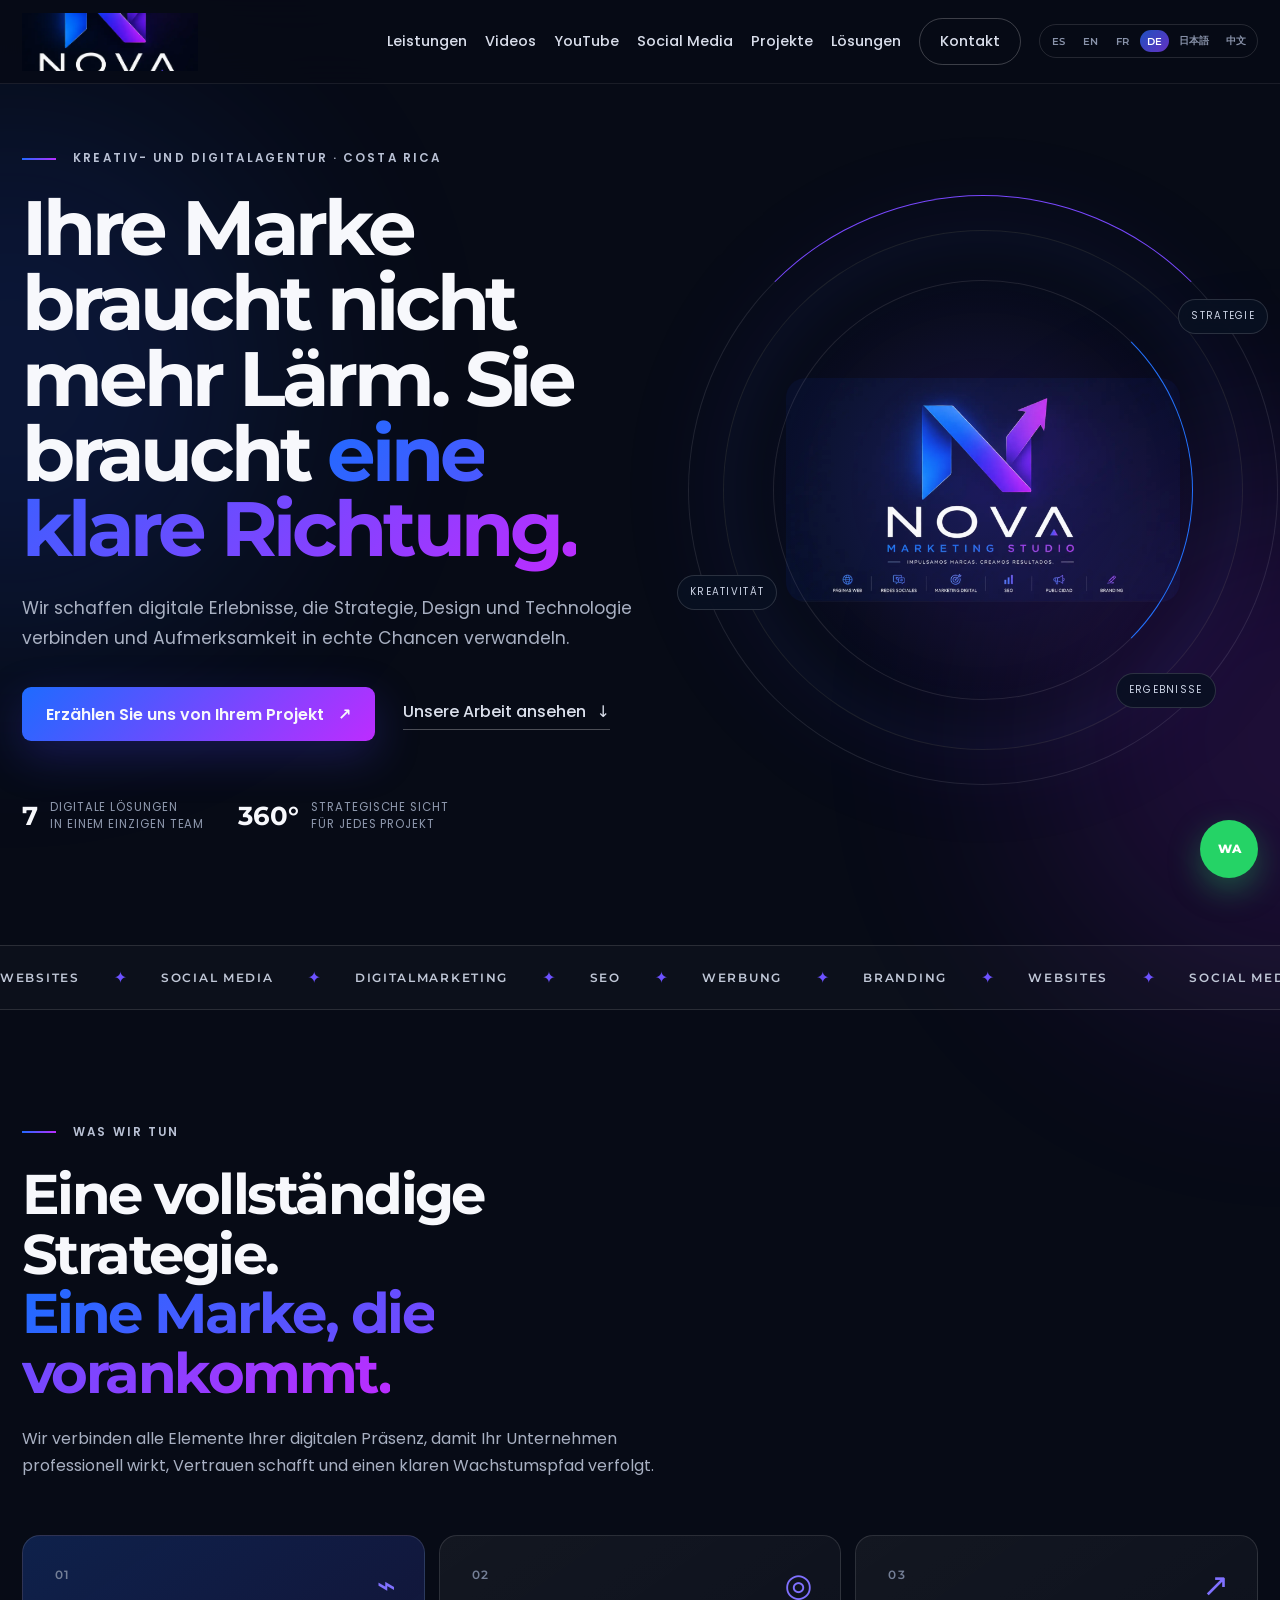
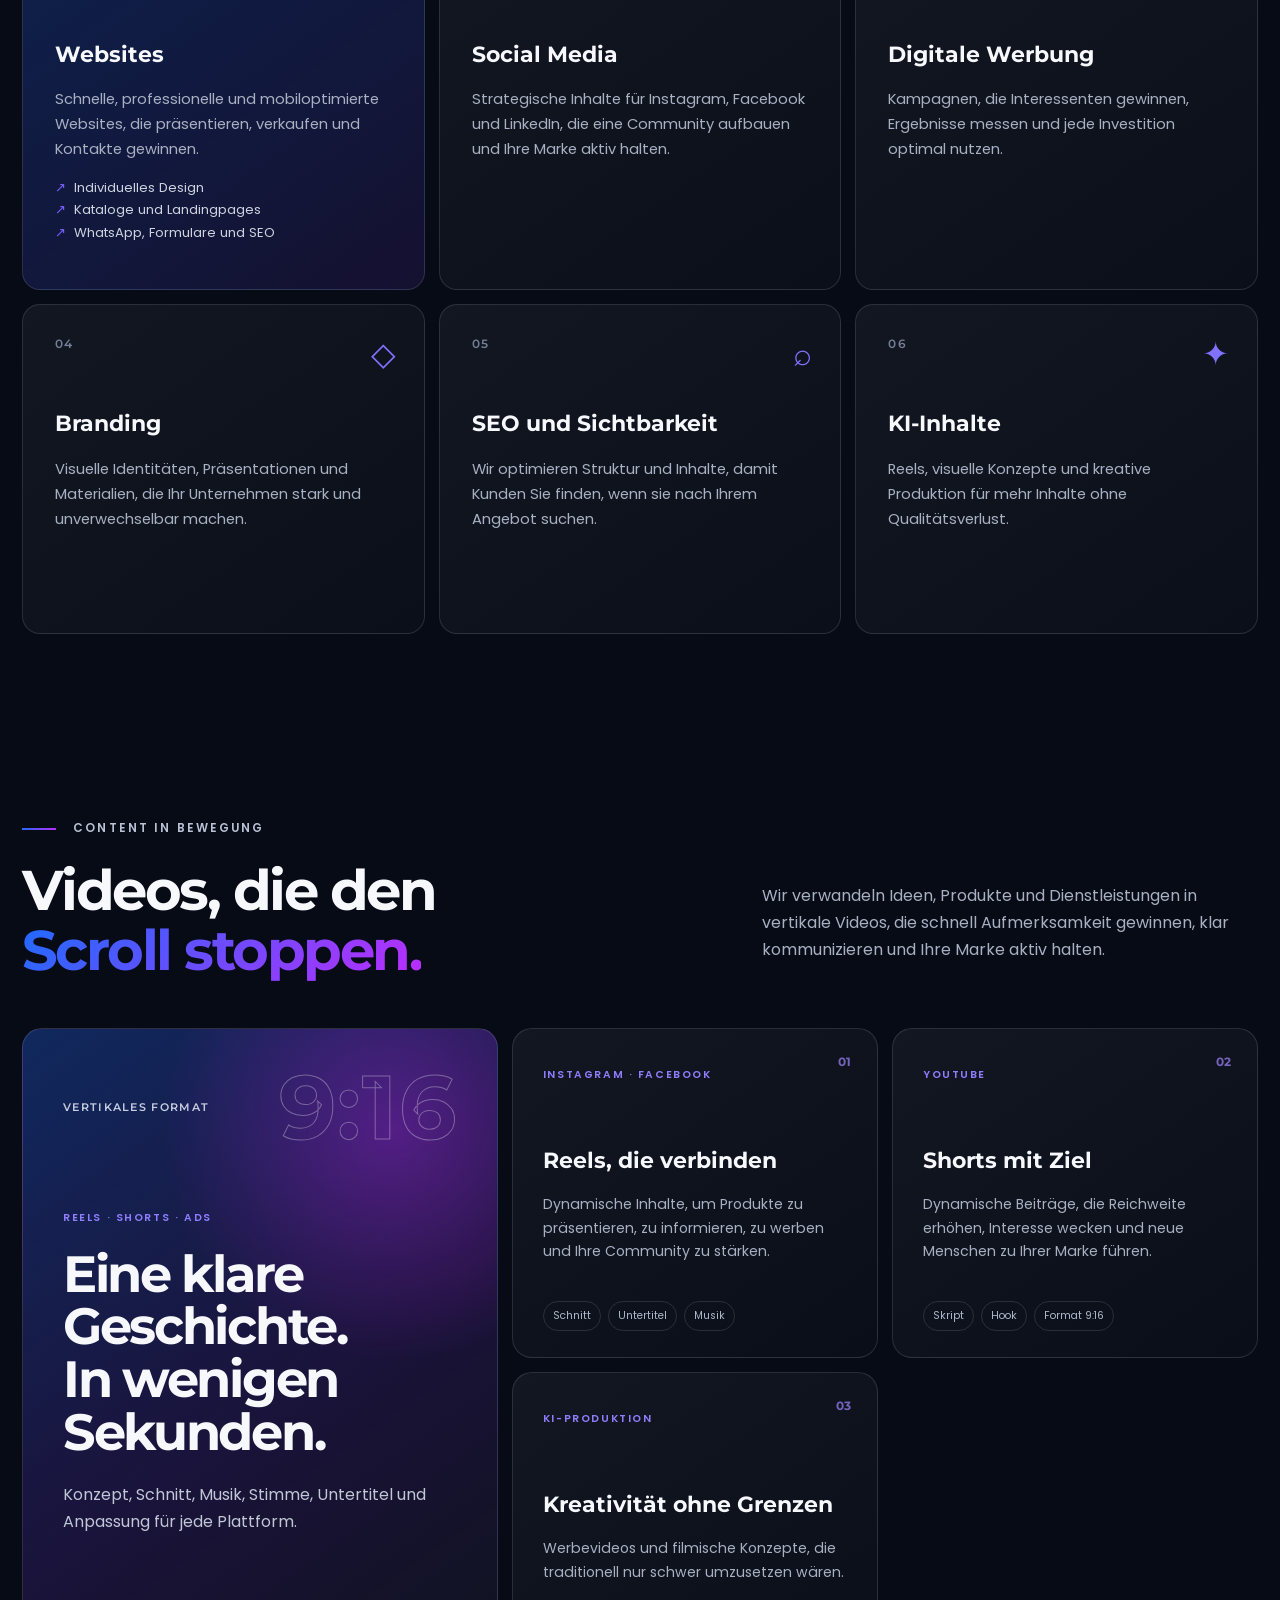
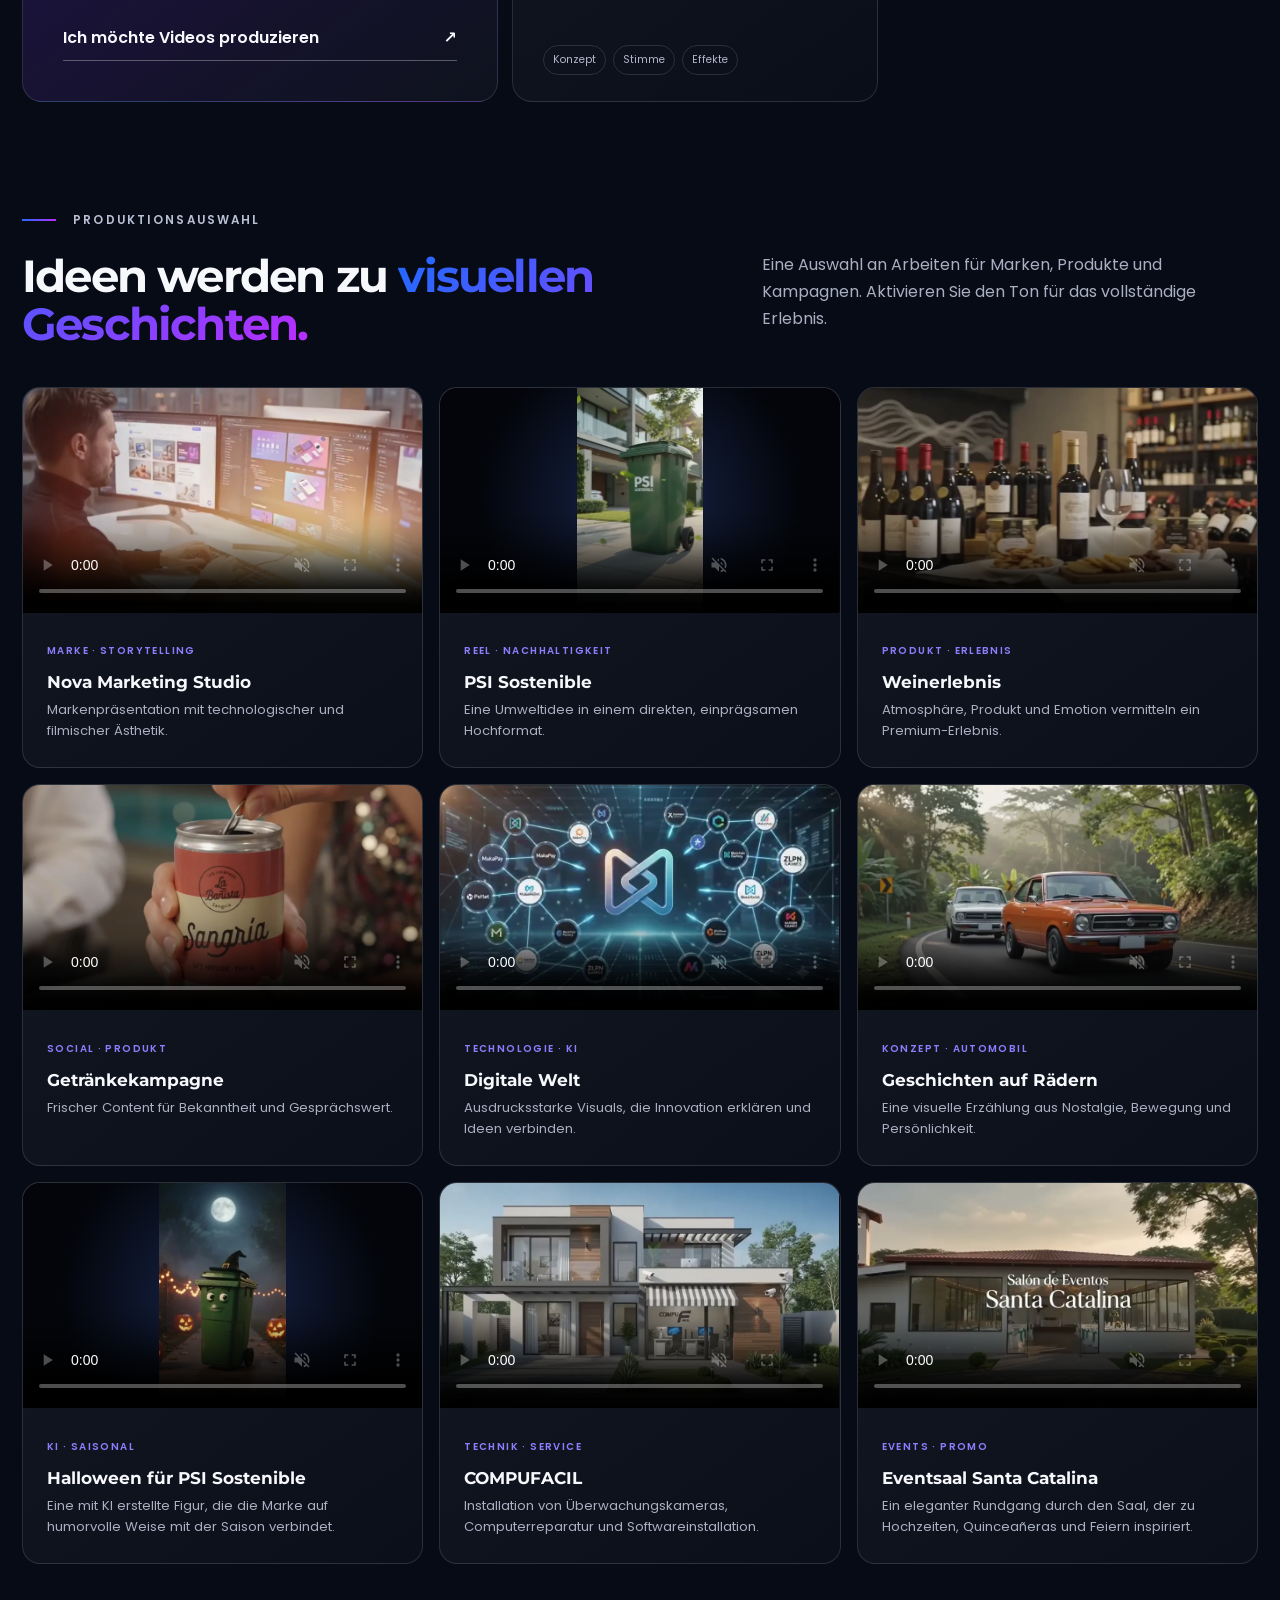
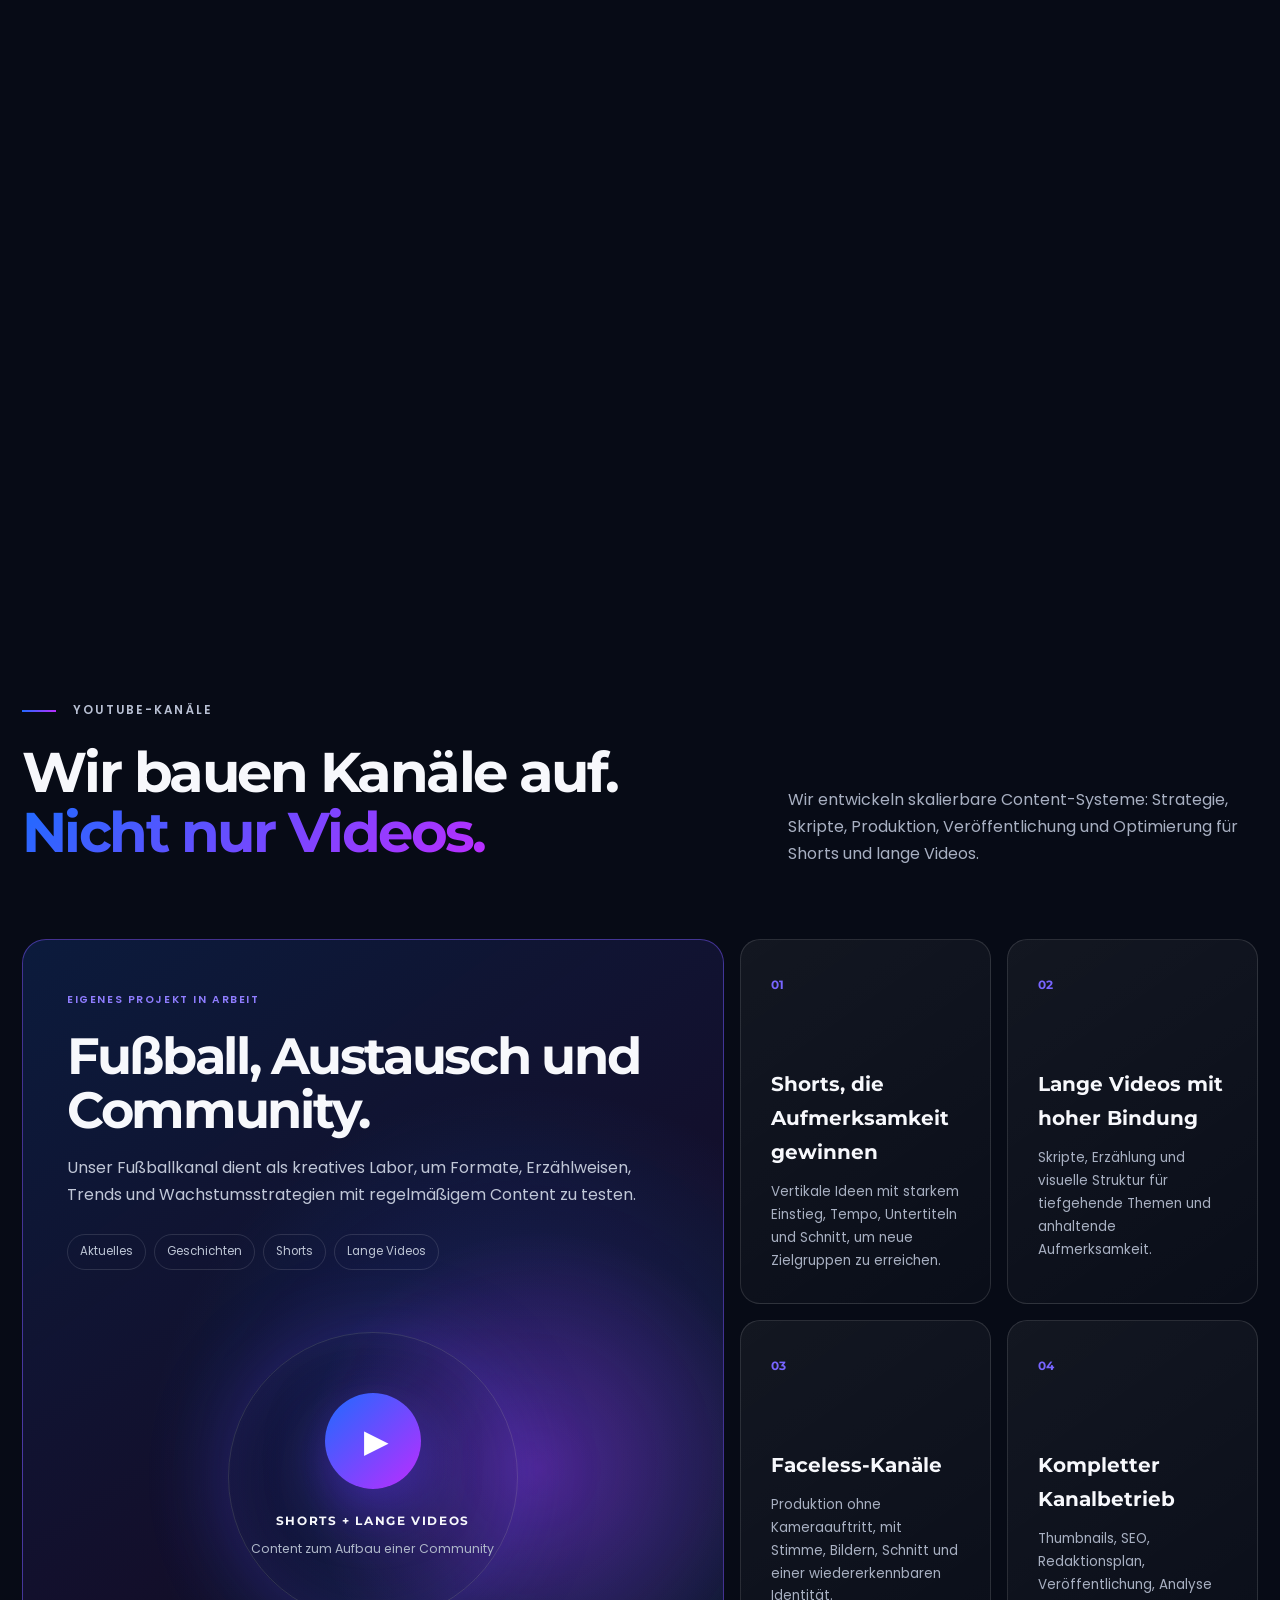
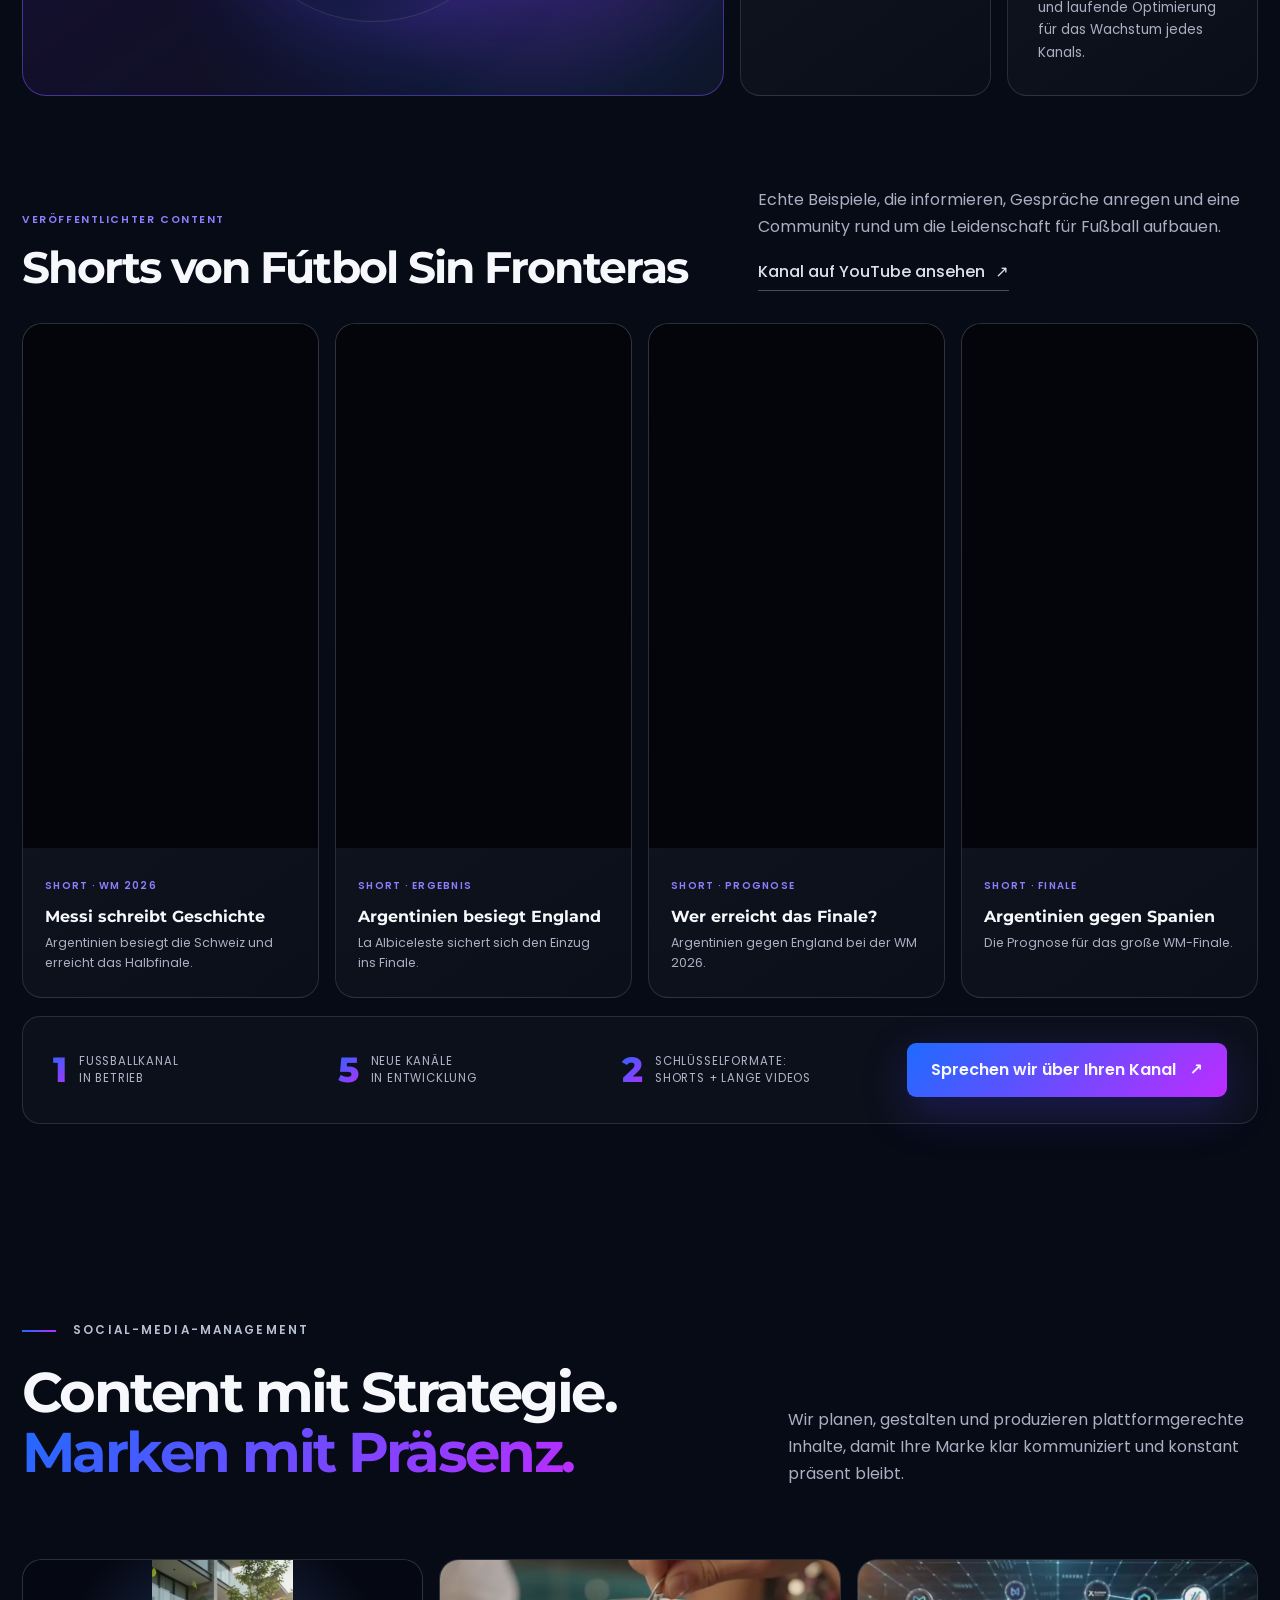
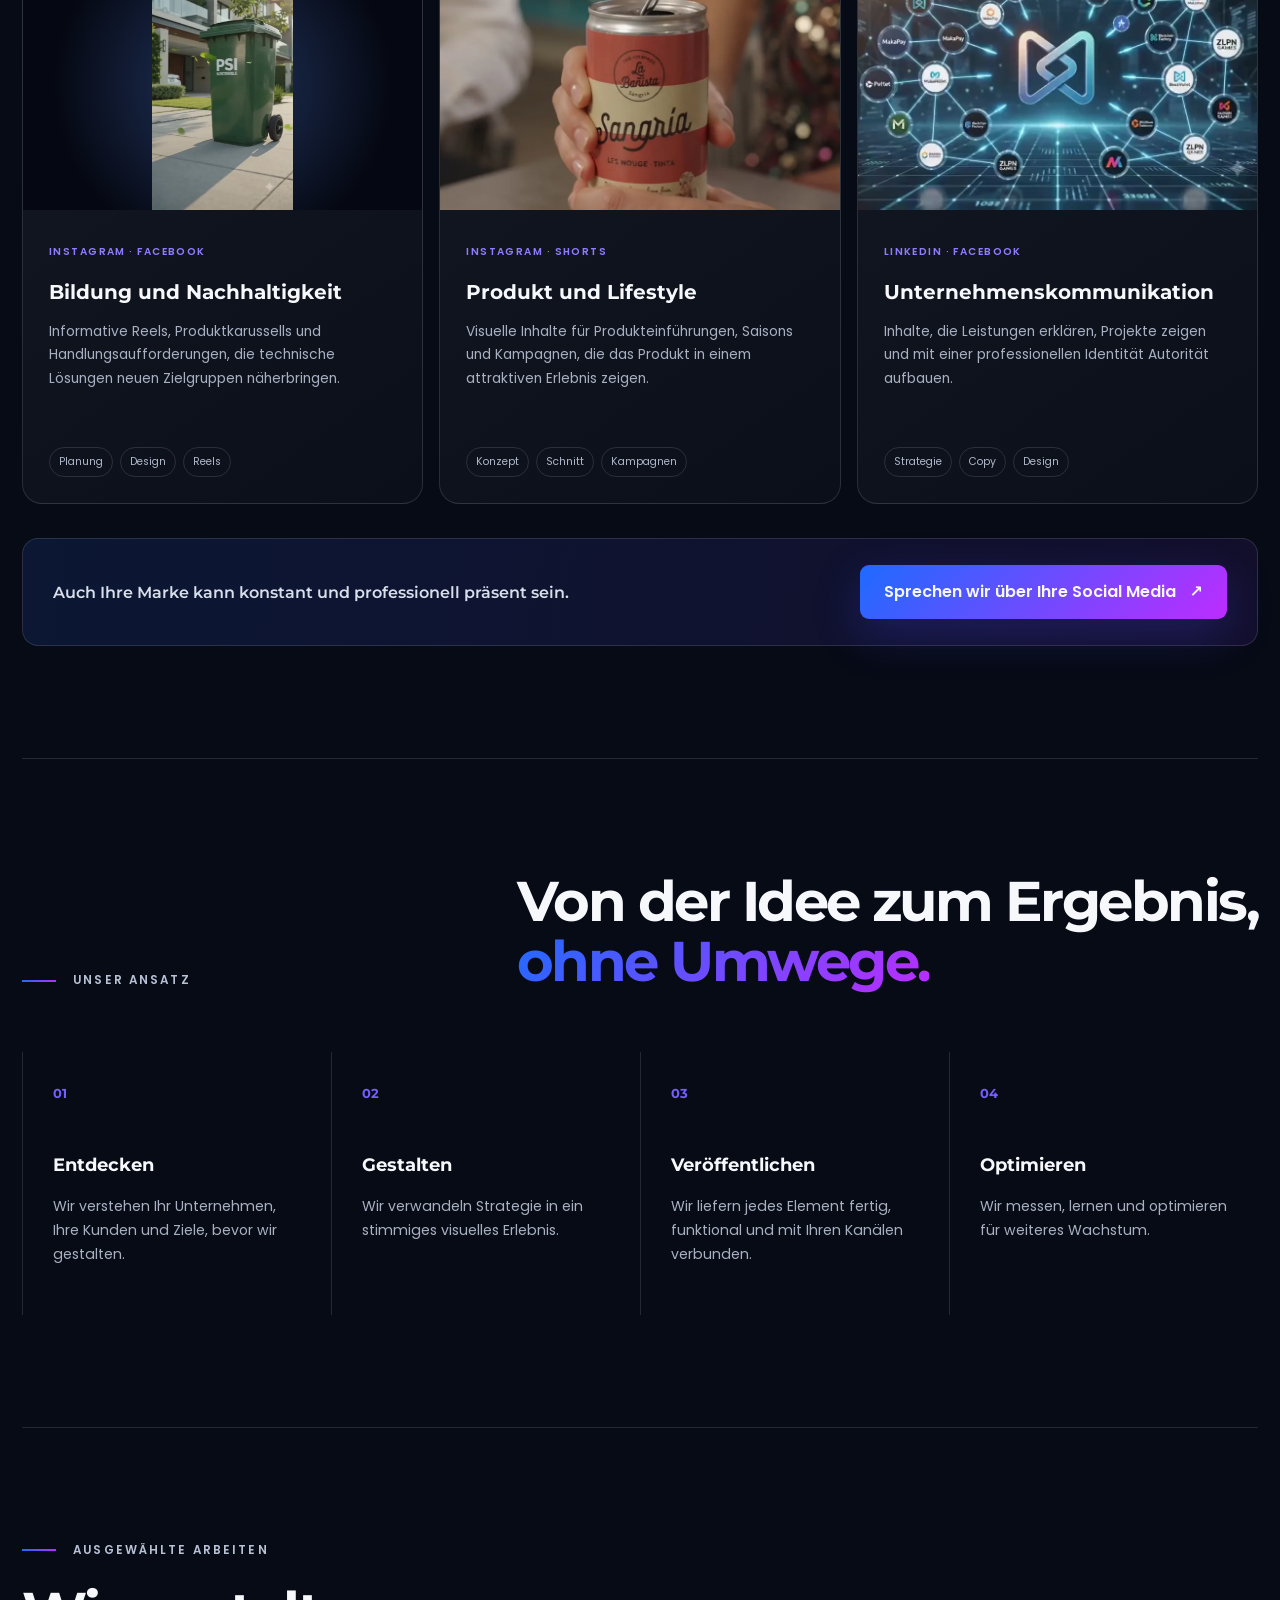
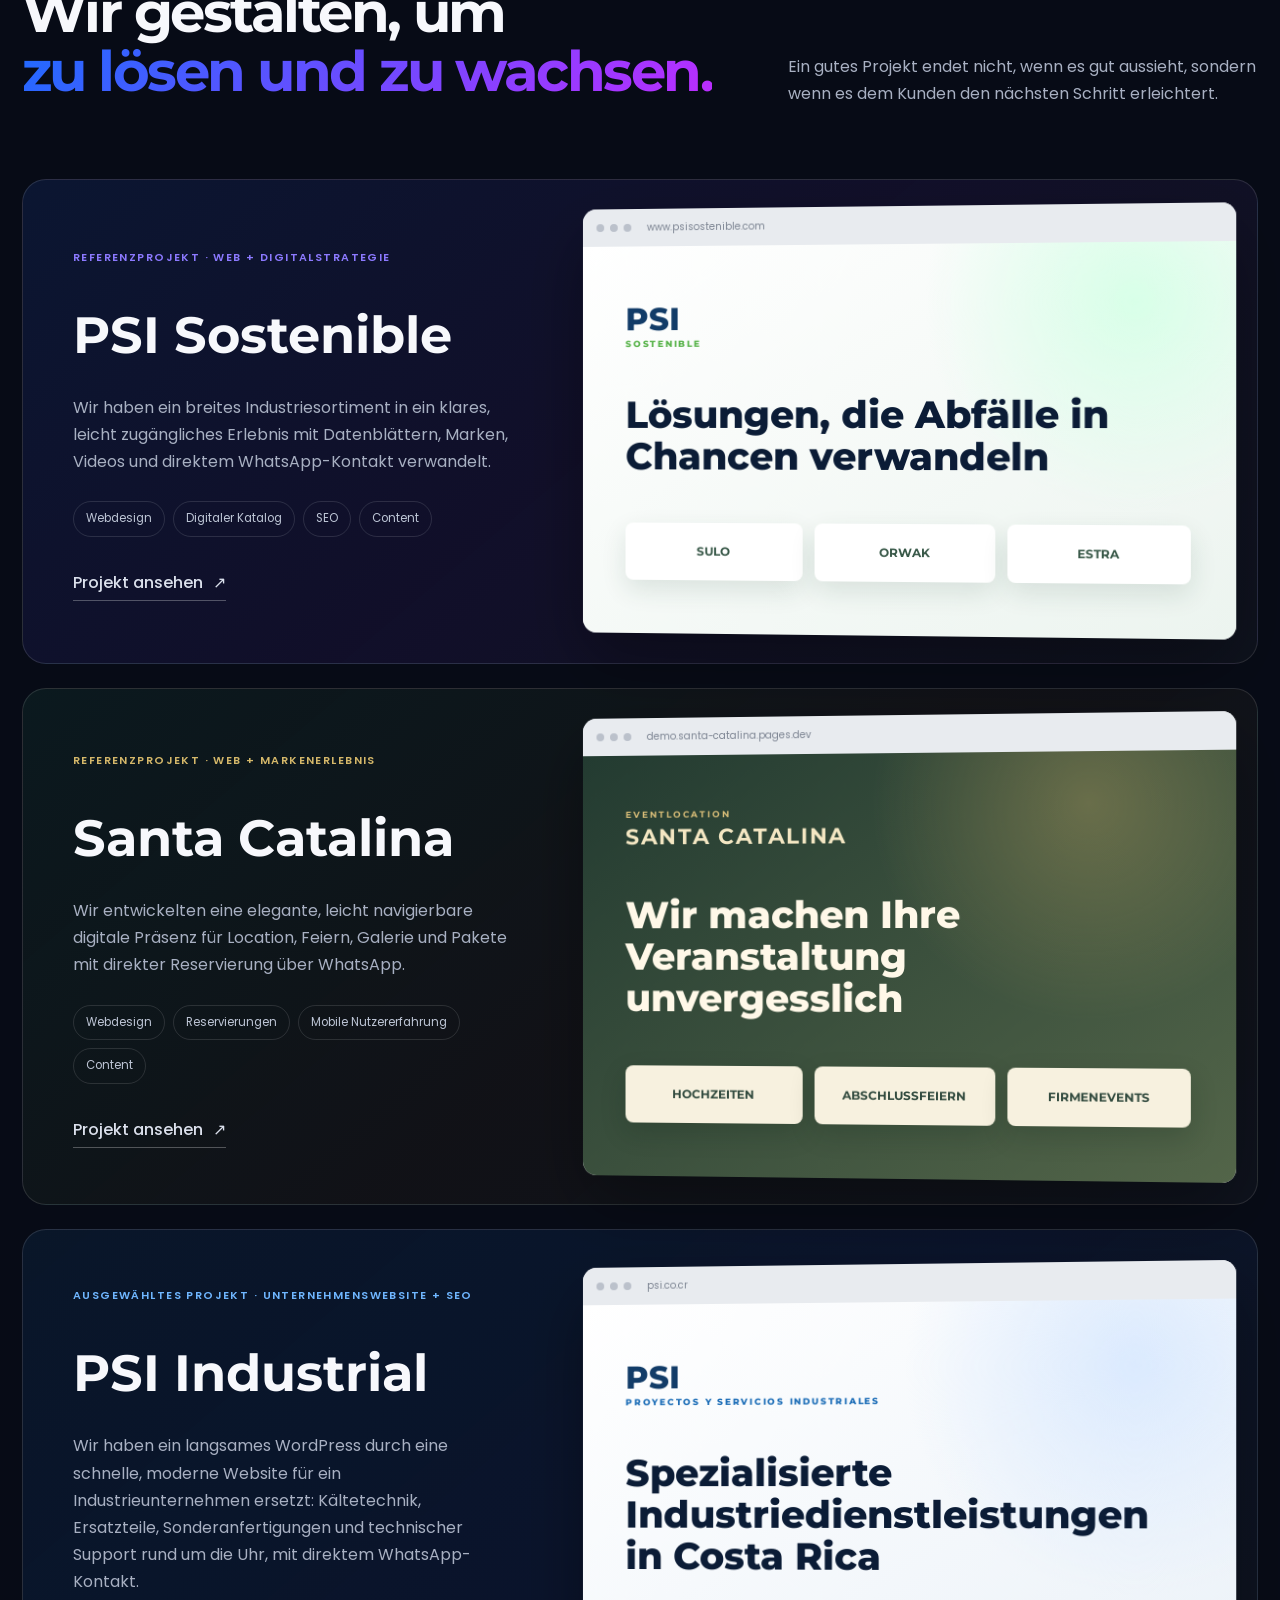
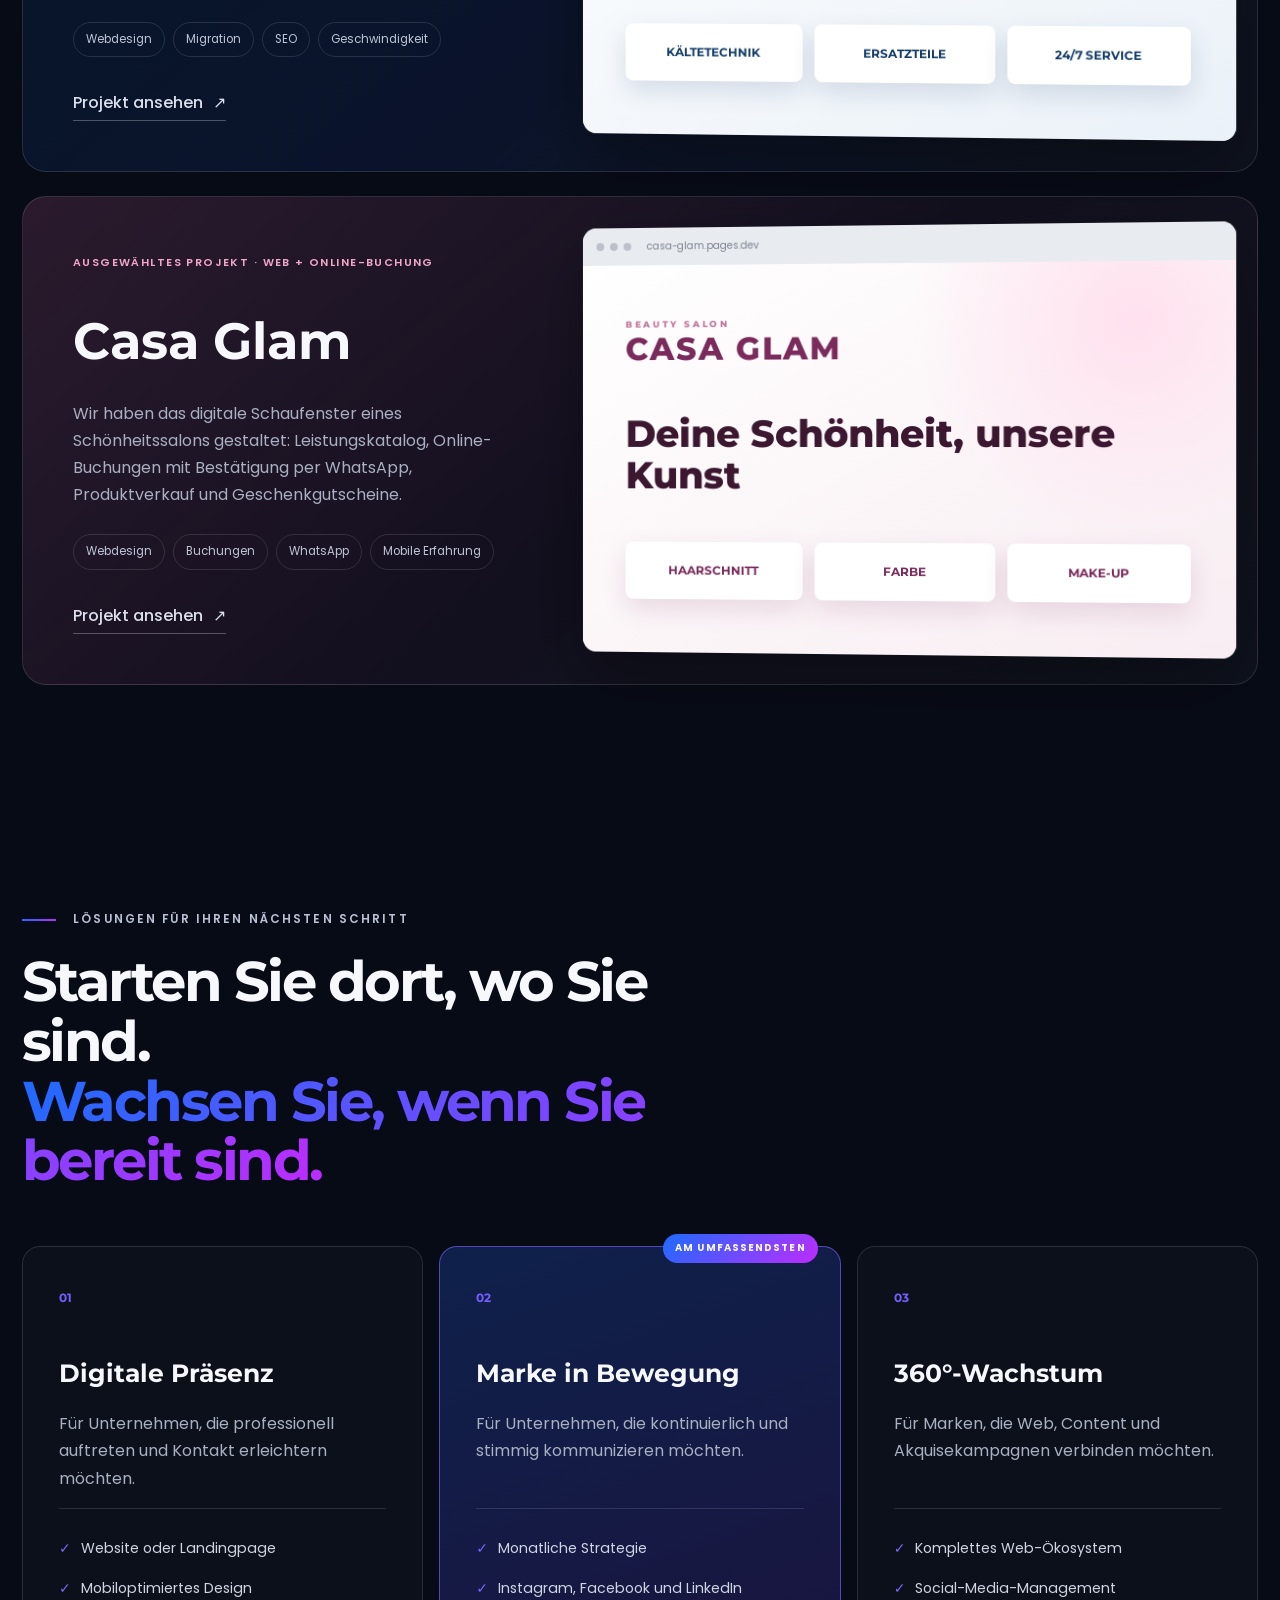
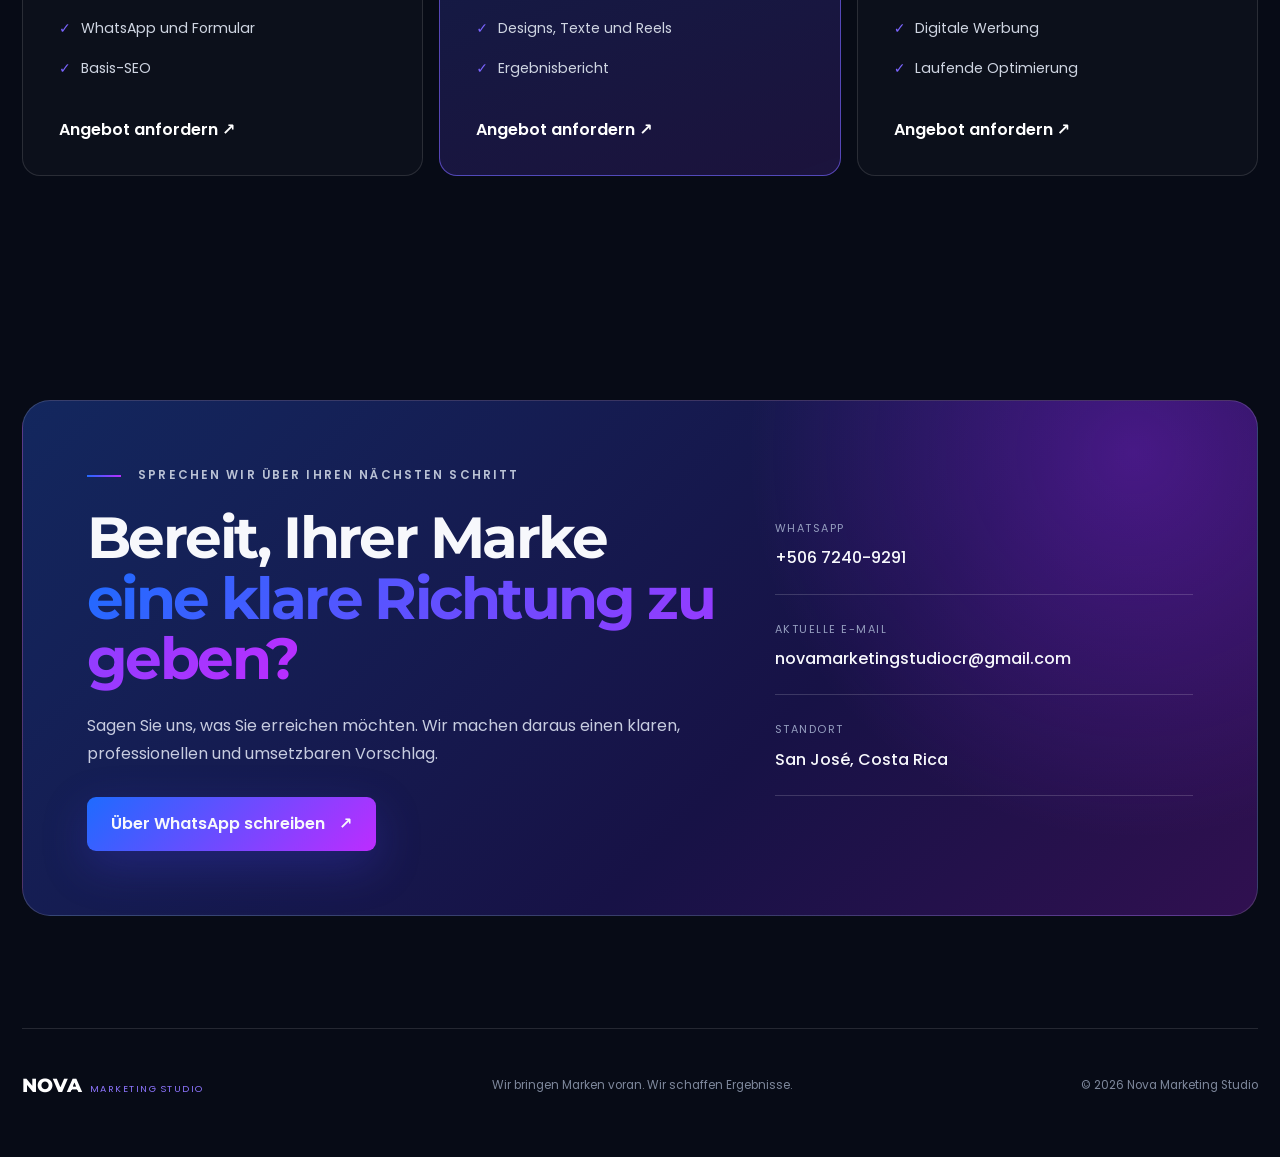
<file: de/index.html>
<!doctype html>
<html lang="de">
<head>
  <meta charset="utf-8">
  <meta name="viewport" content="width=device-width, initial-scale=1">
  <title>Nova Marketing Studio | Wir bringen Marken voran</title>
  <meta name="description" content="Kreativagentur in Costa Rica: Websites, Social Media, YouTube, digitales Marketing, SEO, Werbung, Branding und KI-Content.">
  <meta name="theme-color" content="#070b16">
  <link rel="canonical" href="https://nova-marketing-studio.pages.dev/de/">
  <link rel="alternate" hreflang="es" href="https://nova-marketing-studio.pages.dev/">
  <link rel="alternate" hreflang="en" href="https://nova-marketing-studio.pages.dev/en/">
  <link rel="alternate" hreflang="fr" href="https://nova-marketing-studio.pages.dev/fr/">
  <link rel="alternate" hreflang="zh-Hans" href="https://nova-marketing-studio.pages.dev/zh/">
  <link rel="alternate" hreflang="de" href="https://nova-marketing-studio.pages.dev/de/">
  <link rel="alternate" hreflang="ja" href="https://nova-marketing-studio.pages.dev/ja/">
  <link rel="alternate" hreflang="x-default" href="https://nova-marketing-studio.pages.dev/">
  <link rel="preconnect" href="https://fonts.googleapis.com">
  <link rel="preconnect" href="https://fonts.gstatic.com" crossorigin>
  <link href="https://fonts.googleapis.com/css2?family=Montserrat:wght@600;700;800&amp;family=Poppins:wght@400;500;600&amp;display=swap" rel="stylesheet">
  <link rel="icon" type="image/svg+xml" href="data:image/svg+xml,%3Csvg%20xmlns='http://www.w3.org/2000/svg'%20viewBox='0%200%2064%2064'%3E%3Cdefs%3E%3ClinearGradient%20id='g'%20x1='0'%20y1='1'%20x2='1'%20y2='0'%3E%3Cstop%20stop-color='%232563eb'/%3E%3Cstop%20offset='1'%20stop-color='%237c3aed'/%3E%3C/linearGradient%3E%3C/defs%3E%3Crect%20width='64'%20height='64'%20rx='14'%20fill='%23070b16'/%3E%3Cpath%20d='M15%2047V17l25%2025V22h-6l12-10%209%2010h-6v25h-8L23%2026v21z'%20fill='url(%23g)'/%3E%3C/svg%3E">
  <link rel="stylesheet" href="../assets/styles.css">

  <!-- Google Search Console: pegar aquí la etiqueta <meta name="google-site-verification" ...> -->
  <meta property="og:type" content="website">
  <meta property="og:site_name" content="Nova Marketing Studio">
  <meta property="og:locale" content="de_DE">
  <meta property="og:title" content="Nova Marketing Studio | Wir bringen Marken voran">
  <meta property="og:description" content="Kreativagentur in Costa Rica: Websites, Social Media, YouTube, digitales Marketing, SEO, Werbung, Branding und KI-Content.">
  <meta property="og:url" content="https://nova-marketing-studio.pages.dev/de/">
  <meta property="og:image" content="https://nova-marketing-studio.pages.dev/assets/og-nova.jpg">
  <meta property="og:image:width" content="1200">
  <meta property="og:image:height" content="630">
  <meta name="twitter:card" content="summary_large_image">
  <script type="application/ld+json">{"@context": "https://schema.org", "@type": "ProfessionalService", "name": "Nova Marketing Studio", "url": "https://nova-marketing-studio.pages.dev/", "logo": "https://nova-marketing-studio.pages.dev/assets/nova-brand-dark.webp", "image": "https://nova-marketing-studio.pages.dev/assets/og-nova.jpg", "slogan": "Impulsamos marcas. Creamos resultados.", "telephone": "+506 7240 9291", "areaServed": "CR", "address": {"@type": "PostalAddress", "addressCountry": "CR"}, "knowsAbout": ["Diseño web", "SEO", "Redes sociales", "Publicidad digital", "Branding", "Videos", "YouTube"], "sameAs": ["https://www.youtube.com/@FutbolSinFronterasTV"]}</script>
</head>
<body>
  <div class="ambient ambient-one"></div>
  <div class="ambient ambient-two"></div>

  <header class="site-header" id="inicio">
    <a class="brand" href="#inicio" aria-label="Nova Marketing Studio, Startseite">
      <img src="../assets/nova-brand-dark.webp" alt="Nova Marketing Studio">
    </a>
    <button class="menu-toggle" aria-expanded="false" aria-controls="main-nav" aria-label="Menü öffnen">
      <span></span><span></span><span></span>
    </button>
    <nav id="main-nav" aria-label="Hauptnavigation">
      <a href="#servicios">Leistungen</a>
      <a href="#videos">Videos</a>
      <a href="#youtube">YouTube</a>
      <a href="#redes">Social Media</a>
      <a href="#proyectos">Projekte</a>
      <a href="#planes">Lösungen</a>
      <a href="#contacto" class="nav-cta">Kontakt</a>
      <div class="language-switcher" aria-label="Sprache wählen">
<a class="" href="/" lang="es">ES</a><a href="/en/" lang="en" class="">EN</a><a href="/fr/" lang="fr" class="">FR</a><a href="/de/" lang="de" class="active" aria-current="page">DE</a><a href="/ja/" lang="ja" class="">日本語</a><a href="/zh/" lang="zh-Hans" class="">中文</a>
</div>
    </nav>
  </header>

  <main>
    <section class="hero section-pad">
      <div class="hero-copy reveal">
        <p class="eyebrow"><span></span> Kreativ- und Digitalagentur · Costa Rica</p>
        <h1>Ihre Marke braucht nicht<br>mehr Lärm. Sie braucht <em>eine klare Richtung.</em>
</h1>
        <p class="hero-lead">Wir schaffen digitale Erlebnisse, die Strategie, Design und Technologie verbinden und Aufmerksamkeit in echte Chancen verwandeln.</p>
        <div class="hero-actions">
          <a class="button button-primary" href="https://wa.me/50672409291?text=Hola%20Nova%2C%20quiero%20impulsar%20mi%20marca" target="_blank" rel="noopener">Erzählen Sie uns von Ihrem Projekt <span>↗</span></a>
          <a class="text-link" href="#proyectos">Unsere Arbeit ansehen <span>↓</span></a>
        </div>
        <div class="hero-proof">
          <div>
<strong>7</strong><span>digitale Lösungen<br>in einem einzigen Team</span>
</div>
          <div>
<strong>360°</strong><span>strategische Sicht<br>für jedes Projekt</span>
</div>
        </div>
      </div>
      <div class="hero-visual reveal delay-1" aria-hidden="true">
        <div class="orbit orbit-one"></div>
        <div class="orbit orbit-two"></div>
        <div class="brand-stage">
          <img src="../assets/nova-brand-dark.webp" alt="">
          <div class="stage-chip chip-one">STRATEGIE</div>
          <div class="stage-chip chip-two">KREATIVITÄT</div>
          <div class="stage-chip chip-three">ERGEBNISSE</div>
        </div>
      </div>
    </section>

    <section class="marquee" aria-label="Hauptleistungen">
      <div class="marquee-track">
        <span>WEBSITES</span><i>✦</i><span>SOCIAL MEDIA</span><i>✦</i><span>DIGITALMARKETING</span><i>✦</i><span>SEO</span><i>✦</i><span>WERBUNG</span><i>✦</i><span>BRANDING</span><i>✦</i>
        <span>WEBSITES</span><i>✦</i><span>SOCIAL MEDIA</span><i>✦</i><span>DIGITALMARKETING</span><i>✦</i><span>SEO</span><i>✦</i><span>WERBUNG</span><i>✦</i><span>BRANDING</span><i>✦</i>
      </div>
    </section>

    <section class="services section-pad" id="servicios">
      <div class="section-intro reveal">
        <p class="eyebrow"><span></span> Was wir tun</p>
        <h2>Eine vollständige Strategie.<br><em>Eine Marke, die vorankommt.</em>
</h2>
        <p>Wir verbinden alle Elemente Ihrer digitalen Präsenz, damit Ihr Unternehmen professionell wirkt, Vertrauen schafft und einen klaren Wachstumspfad verfolgt.</p>
      </div>
      <div class="service-grid">
        <article class="service-card featured reveal">
          <div class="service-number">01</div>
          <div class="service-icon">⌁</div>
          <h3>Websites</h3>
          <p>Schnelle, professionelle und mobiloptimierte Websites, die präsentieren, verkaufen und Kontakte gewinnen.</p>
          <ul>
<li>Individuelles Design</li>
<li>Kataloge und Landingpages</li>
<li>WhatsApp, Formulare und SEO</li>
</ul>
        </article>
        <article class="service-card reveal delay-1">
          <div class="service-number">02</div>
          <div class="service-icon">◎</div>
          <h3>Social Media</h3>
          <p>Strategische Inhalte für Instagram, Facebook und LinkedIn, die eine Community aufbauen und Ihre Marke aktiv halten.</p>
        </article>
        <article class="service-card reveal delay-2">
          <div class="service-number">03</div>
          <div class="service-icon">↗</div>
          <h3>Digitale Werbung</h3>
          <p>Kampagnen, die Interessenten gewinnen, Ergebnisse messen und jede Investition optimal nutzen.</p>
        </article>
        <article class="service-card reveal">
          <div class="service-number">04</div>
          <div class="service-icon">◇</div>
          <h3>Branding</h3>
          <p>Visuelle Identitäten, Präsentationen und Materialien, die Ihr Unternehmen stark und unverwechselbar machen.</p>
        </article>
        <article class="service-card reveal delay-1">
          <div class="service-number">05</div>
          <div class="service-icon">⌕</div>
          <h3>SEO und Sichtbarkeit</h3>
          <p>Wir optimieren Struktur und Inhalte, damit Kunden Sie finden, wenn sie nach Ihrem Angebot suchen.</p>
        </article>
        <article class="service-card reveal delay-2">
          <div class="service-number">06</div>
          <div class="service-icon">✦</div>
          <h3>KI-Inhalte</h3>
          <p>Reels, visuelle Konzepte und kreative Produktion für mehr Inhalte ohne Qualitätsverlust.</p>
        </article>
      </div>
    </section>

    <section class="video-lab section-pad" id="videos">
      <div class="video-lab-head reveal">
        <div>
          <p class="eyebrow"><span></span> Content in Bewegung</p>
          <h2>Videos, die den<br><em>Scroll stoppen.</em>
</h2>
        </div>
        <p>Wir verwandeln Ideen, Produkte und Dienstleistungen in vertikale Videos, die schnell Aufmerksamkeit gewinnen, klar kommunizieren und Ihre Marke aktiv halten.</p>
      </div>
      <div class="video-grid">
        <article class="format-card format-main reveal">
          <div class="format-top">
<span>VERTIKALES FORMAT</span><strong>9:16</strong>
</div>
          <div class="format-copy">
<small>REELS · SHORTS · ADS</small><h3>Eine klare Geschichte.<br>In wenigen Sekunden.</h3>
<p>Konzept, Schnitt, Musik, Stimme, Untertitel und Anpassung für jede Plattform.</p>
</div>
          <a href="https://wa.me/50672409291?text=Hola%20Nova%2C%20quiero%20producir%20videos%20para%20mis%20redes" target="_blank" rel="noopener">Ich möchte Videos produzieren <span>↗</span></a>
        </article>
        <article class="format-card reveal delay-1">
          <span class="platform-number">01</span>
          <small>INSTAGRAM · FACEBOOK</small>
          <h3>Reels, die verbinden</h3>
          <p>Dynamische Inhalte, um Produkte zu präsentieren, zu informieren, zu werben und Ihre Community zu stärken.</p>
          <div class="format-tags">
<span>Schnitt</span><span>Untertitel</span><span>Musik</span>
</div>
        </article>
        <article class="format-card reveal delay-2">
          <span class="platform-number">02</span>
          <small>YOUTUBE</small>
          <h3>Shorts mit Ziel</h3>
          <p>Dynamische Beiträge, die Reichweite erhöhen, Interesse wecken und neue Menschen zu Ihrer Marke führen.</p>
          <div class="format-tags">
<span>Skript</span><span>Hook</span><span>Format 9:16</span>
</div>
        </article>
        <article class="format-card reveal delay-3">
          <span class="platform-number">03</span>
          <small>KI-PRODUKTION</small>
          <h3>Kreativität ohne Grenzen</h3>
          <p>Werbevideos und filmische Konzepte, die traditionell nur schwer umzusetzen wären.</p>
          <div class="format-tags">
<span>Konzept</span><span>Stimme</span><span>Effekte</span>
</div>
        </article>
      </div>

      <div class="showreel-head reveal">
        <div>
          <p class="eyebrow"><span></span> Produktionsauswahl</p>
          <h3>Ideen werden zu <em>visuellen Geschichten.</em>
</h3>
        </div>
        <p>Eine Auswahl an Arbeiten für Marken, Produkte und Kampagnen. Aktivieren Sie den Ton für das vollständige Erlebnis.</p>
      </div>
      <div class="showreel-grid">
        <article class="showreel-card reveal">
          <video controls muted playsinline preload="metadata" poster="../assets/posters/nova-estudio-creativo.webp" aria-label="Video von Nova Marketing Studio">
            <source src="../assets/videos/nova-estudio-creativo.mp4" type="video/mp4">
          </source></video>
          <div class="showreel-copy">
<small>MARKE · STORYTELLING</small><h4>Nova Marketing Studio</h4>
<p>Markenpräsentation mit technologischer und filmischer Ästhetik.</p>
</div>
        </article>
        <article class="showreel-card vertical reveal delay-1">
          <video controls muted playsinline preload="metadata" poster="../assets/posters/psi-sostenible-reel.webp" aria-label="Reel von PSI Sostenible">
            <source src="../assets/videos/psi-sostenible-reel.mp4" type="video/mp4">
          </source></video>
          <div class="showreel-copy">
<small>REEL · NACHHALTIGKEIT</small><h4>PSI Sostenible</h4>
<p>Eine Umweltidee in einem direkten, einprägsamen Hochformat.</p>
</div>
        </article>
        <article class="showreel-card reveal delay-2">
          <video controls muted playsinline preload="metadata" poster="../assets/posters/experiencia-vinos.webp" aria-label="Video zum Weinerlebnis">
            <source src="../assets/videos/experiencia-vinos.mp4" type="video/mp4">
          </source></video>
          <div class="showreel-copy">
<small>PRODUKT · ERLEBNIS</small><h4>Weinerlebnis</h4>
<p>Atmosphäre, Produkt und Emotion vermitteln ein Premium-Erlebnis.</p>
</div>
        </article>
        <article class="showreel-card reveal">
          <video controls muted playsinline preload="metadata" poster="../assets/posters/campana-bebida-social.webp" aria-label="Social-Media-Kampagne für ein Getränk">
            <source src="../assets/videos/campana-bebida-social.mp4" type="video/mp4">
          </source></video>
          <div class="showreel-copy">
<small>SOCIAL · PRODUKT</small><h4>Getränkekampagne</h4>
<p>Frischer Content für Bekanntheit und Gesprächswert.</p>
</div>
        </article>
        <article class="showreel-card reveal delay-1">
          <video controls muted playsinline preload="metadata" poster="../assets/posters/tecnologia-con-ia.webp" aria-label="Mit künstlicher Intelligenz erstelltes Technologie-Video">
            <source src="../assets/videos/tecnologia-con-ia.mp4" type="video/mp4">
          </source></video>
          <div class="showreel-copy">
<small>TECHNOLOGIE · KI</small><h4>Digitale Welt</h4>
<p>Ausdrucksstarke Visuals, die Innovation erklären und Ideen verbinden.</p>
</div>
        </article>
        <article class="showreel-card reveal delay-2">
          <video controls muted playsinline preload="metadata" poster="../assets/posters/historia-automotriz.webp" aria-label="Video zur Automobilgeschichte">
            <source src="../assets/videos/historia-automotriz.mp4" type="video/mp4">
          </source></video>
          <div class="showreel-copy">
<small>KONZEPT · AUTOMOBIL</small><h4>Geschichten auf Rädern</h4>
<p>Eine visuelle Erzählung aus Nostalgie, Bewegung und Persönlichkeit.</p>
</div>
        </article>
        <article class="showreel-card vertical reveal">
          <video controls muted playsinline preload="metadata" poster="../assets/posters/halloween-psi-sostenible.webp" aria-label="Halloween-Video für PSI Sostenible">
            <source src="../assets/videos/halloween-psi-sostenible.mp4" type="video/mp4">
          </video>
          <div class="showreel-copy"><small>KI · SAISONAL</small><h4>Halloween für PSI Sostenible</h4><p>Eine mit KI erstellte Figur, die die Marke auf humorvolle Weise mit der Saison verbindet.</p></div>
        </article>
        <article class="showreel-card reveal delay-1">
          <video controls muted playsinline preload="metadata" poster="../assets/posters/compufacil.webp" aria-label="Video von COMPUFACIL">
            <source src="../assets/videos/compufacil.mp4" type="video/mp4">
          </video>
          <div class="showreel-copy"><small>TECHNIK · SERVICE</small><h4>COMPUFACIL</h4><p>Installation von Überwachungskameras, Computerreparatur und Softwareinstallation.</p></div>
        </article>
        <article class="showreel-card reveal">
          <video controls muted playsinline preload="metadata" poster="../assets/posters/santa-catalina-eventos.webp" aria-label="Werbevideo für den Eventsaal Santa Catalina">
            <source src="../assets/videos/santa-catalina-eventos.mp4" type="video/mp4">
          </video>
          <div class="showreel-copy"><small>EVENTS · PROMO</small><h4>Eventsaal Santa Catalina</h4><p>Ein eleganter Rundgang durch den Saal, der zu Hochzeiten, Quinceañeras und Feiern inspiriert.</p></div>
        </article>
        <article class="showreel-card vertical reveal delay-1">
          <video controls muted playsinline preload="metadata" poster="../assets/posters/halloween-psi-calle.webp" aria-label="Nächtliches Halloween-Video für PSI Sostenible">
            <source src="../assets/videos/halloween-psi-calle.mp4" type="video/mp4">
          </video>
          <div class="showreel-copy"><small>KI · SAISONAL</small><h4>Halloween-Nacht</h4><p>Die Figur von PSI Sostenible zieht durch eine Halloween-Nacht und bleibt im Gedächtnis.</p></div>
        </article>
        <article class="showreel-card vertical reveal delay-2">
          <video controls muted playsinline preload="metadata" poster="../assets/posters/halloween-psi-ninos.webp" aria-label="Halloween-Video mit Kindern für PSI Sostenible">
            <source src="../assets/videos/halloween-psi-ninos.mp4" type="video/mp4">
          </video>
          <div class="showreel-copy"><small>KI · SAISONAL</small><h4>Süßes oder Saures mit PSI</h4><p>Eine lustige Familienszene, die Kindern und Familien das Recycling näherbringt.</p></div>
        </article>
      </div>
      <div class="showreel-cta reveal">
        <p>Haben Sie eine Idee oder ein Produkt, das so präsentiert werden sollte?</p>
        <a class="button button-primary" href="https://wa.me/50672409291?text=Hola%20Nova%2C%20quiero%20crear%20un%20video%20para%20mi%20marca" target="_blank" rel="noopener">Lassen Sie uns Ihr nächstes Video erstellen <span>↗</span></a>
      </div>
    </section>

    <section class="youtube-studio section-pad" id="youtube">
      <div class="section-intro split reveal">
        <div>
<p class="eyebrow"><span></span> YouTube-Kanäle</p>
<h2>Wir bauen Kanäle auf.<br><em>Nicht nur Videos.</em>
</h2>
</div>
        <p>Wir entwickeln skalierbare Content-Systeme: Strategie, Skripte, Produktion, Veröffentlichung und Optimierung für Shorts und lange Videos.</p>
      </div>
      <div class="youtube-overview">
        <article class="youtube-feature reveal">
          <div class="youtube-feature-copy">
            <small>EIGENES PROJEKT IN ARBEIT</small>
            <h3>Fußball, Austausch und Community.</h3>
            <p>Unser Fußballkanal dient als kreatives Labor, um Formate, Erzählweisen, Trends und Wachstumsstrategien mit regelmäßigem Content zu testen.</p>
            <div class="tag-row">
<span>Aktuelles</span><span>Geschichten</span><span>Shorts</span><span>Lange Videos</span>
</div>
          </div>
          <div class="youtube-visual" aria-hidden="true">
            <div class="youtube-orbit"></div>
            <div class="play-mark">▶</div>
            <b>SHORTS + LANGE VIDEOS</b>
            <span>Content zum Aufbau einer Community</span>
          </div>
        </article>
        <div class="youtube-capabilities">
          <article class="youtube-card reveal"><span>01</span><h3>Shorts, die Aufmerksamkeit gewinnen</h3>
<p>Vertikale Ideen mit starkem Einstieg, Tempo, Untertiteln und Schnitt, um neue Zielgruppen zu erreichen.</p></article>
          <article class="youtube-card reveal delay-1"><span>02</span><h3>Lange Videos mit hoher Bindung</h3>
<p>Skripte, Erzählung und visuelle Struktur für tiefgehende Themen und anhaltende Aufmerksamkeit.</p></article>
          <article class="youtube-card reveal delay-2"><span>03</span><h3>Faceless-Kanäle</h3>
<p>Produktion ohne Kameraauftritt, mit Stimme, Bildern, Schnitt und einer wiedererkennbaren Identität.</p></article>
          <article class="youtube-card reveal delay-3"><span>04</span><h3>Kompletter Kanalbetrieb</h3>
<p>Thumbnails, SEO, Redaktionsplan, Veröffentlichung, Analyse und laufende Optimierung für das Wachstum jedes Kanals.</p></article>
        </div>
      </div>
      <div class="youtube-portfolio-head reveal">
        <div>
<small>VERÖFFENTLICHTER CONTENT</small><h3>Shorts von Fútbol Sin Fronteras</h3>
</div>
        <div>
<p>Echte Beispiele, die informieren, Gespräche anregen und eine Community rund um die Leidenschaft für Fußball aufbauen.</p>
<a class="text-link" href="https://www.youtube.com/@FutbolSinFronterasTV" target="_blank" rel="noopener">Kanal auf YouTube ansehen <span>↗</span></a>
</div>
      </div>
      <div class="youtube-shorts-grid">
        <article class="youtube-short reveal">
          <iframe src="https://www.youtube-nocookie.com/embed/4aHSxVU0PXg" title="Messi hace historia: Argentina en semifinales" loading="lazy" allow="accelerometer; autoplay; clipboard-write; encrypted-media; gyroscope; picture-in-picture; web-share" allowfullscreen></iframe>
          <div>
<small>SHORT · WM 2026</small><h4>Messi schreibt Geschichte</h4>
<p>Argentinien besiegt die Schweiz und erreicht das Halbfinale.</p>
</div>
        </article>
        <article class="youtube-short reveal delay-1">
          <iframe src="https://www.youtube-nocookie.com/embed/egiSXJBO6AU" title="Argentina elimina a Inglaterra" loading="lazy" allow="accelerometer; autoplay; clipboard-write; encrypted-media; gyroscope; picture-in-picture; web-share" allowfullscreen></iframe>
          <div>
<small>SHORT · ERGEBNIS</small><h4>Argentinien besiegt England</h4>
<p>La Albiceleste sichert sich den Einzug ins Finale.</p>
</div>
        </article>
        <article class="youtube-short reveal delay-2">
          <iframe src="https://www.youtube-nocookie.com/embed/ZM1euYjRQYs" title="Argentina contra Inglaterra: quién llegará a la final" loading="lazy" allow="accelerometer; autoplay; clipboard-write; encrypted-media; gyroscope; picture-in-picture; web-share" allowfullscreen></iframe>
          <div>
<small>SHORT · PROGNOSE</small><h4>Wer erreicht das Finale?</h4>
<p>Argentinien gegen England bei der WM 2026.</p>
</div>
        </article>
        <article class="youtube-short reveal delay-3">
          <iframe src="https://www.youtube-nocookie.com/embed/JiclaM4VpYQ" title="Argentina contra España: final del Mundial" loading="lazy" allow="accelerometer; autoplay; clipboard-write; encrypted-media; gyroscope; picture-in-picture; web-share" allowfullscreen></iframe>
          <div>
<small>SHORT · FINALE</small><h4>Argentinien gegen Spanien</h4>
<p>Die Prognose für das große WM-Finale.</p>
</div>
        </article>
      </div>
      <div class="channel-roadmap reveal">
        <div>
<strong>1</strong><span>Fußballkanal<br>in Betrieb</span>
</div>
        <div>
<strong>5</strong><span>neue Kanäle<br>in Entwicklung</span>
</div>
        <div>
<strong>2</strong><span>Schlüsselformate:<br>Shorts + lange Videos</span>
</div>
        <a class="button button-primary" href="https://wa.me/50672409291?text=Hola%20Nova%2C%20quiero%20crear%20o%20hacer%20crecer%20un%20canal%20de%20YouTube" target="_blank" rel="noopener">Sprechen wir über Ihren Kanal <span>↗</span></a>
      </div>
    </section>

    <section class="social-work section-pad" id="redes">
      <div class="section-intro split reveal">
        <div>
<p class="eyebrow"><span></span> Social-Media-Management</p>
<h2>Content mit Strategie.<br><em>Marken mit Präsenz.</em>
</h2>
</div>
        <p>Wir planen, gestalten und produzieren plattformgerechte Inhalte, damit Ihre Marke klar kommuniziert und konstant präsent bleibt.</p>
      </div>
      <div class="social-work-grid">
        <article class="social-case reveal">
          <img src="../assets/posters/psi-sostenible-reel.webp" alt="Content-Beispiel für PSI Sostenible" loading="lazy">
          <div class="social-case-copy">
<small>INSTAGRAM · FACEBOOK</small><h3>Bildung und Nachhaltigkeit</h3>
<p>Informative Reels, Produktkarussells und Handlungsaufforderungen, die technische Lösungen neuen Zielgruppen näherbringen.</p>
<div class="format-tags static">
<span>Planung</span><span>Design</span><span>Reels</span>
</div>
</div>
        </article>
        <article class="social-case reveal delay-1">
          <img src="../assets/posters/campana-bebida-social.webp" alt="Beispiel einer Getränkekampagne" loading="lazy">
          <div class="social-case-copy">
<small>INSTAGRAM · SHORTS</small><h3>Produkt und Lifestyle</h3>
<p>Visuelle Inhalte für Produkteinführungen, Saisons und Kampagnen, die das Produkt in einem attraktiven Erlebnis zeigen.</p>
<div class="format-tags static">
<span>Konzept</span><span>Schnitt</span><span>Kampagnen</span>
</div>
</div>
        </article>
        <article class="social-case reveal delay-2">
          <img src="../assets/posters/tecnologia-con-ia.webp" alt="Beispiel für Technologie- und Unternehmenskommunikation" loading="lazy">
          <div class="social-case-copy">
<small>LINKEDIN · FACEBOOK</small><h3>Unternehmenskommunikation</h3>
<p>Inhalte, die Leistungen erklären, Projekte zeigen und mit einer professionellen Identität Autorität aufbauen.</p>
<div class="format-tags static">
<span>Strategie</span><span>Copy</span><span>Design</span>
</div>
</div>
        </article>
      </div>
      <div class="showreel-cta reveal">
        <p>Auch Ihre Marke kann konstant und professionell präsent sein.</p>
        <a class="button button-primary" href="https://wa.me/50672409291?text=Hola%20Nova%2C%20quiero%20informaci%C3%B3n%20sobre%20manejo%20de%20redes%20sociales" target="_blank" rel="noopener">Sprechen wir über Ihre Social Media <span>↗</span></a>
      </div>
    </section>

    <section class="process section-pad">
      <div class="process-head reveal">
        <p class="eyebrow"><span></span> Unser Ansatz</p>
        <h2>Von der Idee zum Ergebnis,<br><em>ohne Umwege.</em>
</h2>
      </div>
      <div class="process-steps">
        <article class="reveal"><b>01</b><h3>Entdecken</h3>
<p>Wir verstehen Ihr Unternehmen, Ihre Kunden und Ziele, bevor wir gestalten.</p></article>
        <article class="reveal delay-1"><b>02</b><h3>Gestalten</h3>
<p>Wir verwandeln Strategie in ein stimmiges visuelles Erlebnis.</p></article>
        <article class="reveal delay-2"><b>03</b><h3>Veröffentlichen</h3>
<p>Wir liefern jedes Element fertig, funktional und mit Ihren Kanälen verbunden.</p></article>
        <article class="reveal delay-3"><b>04</b><h3>Optimieren</h3>
<p>Wir messen, lernen und optimieren für weiteres Wachstum.</p></article>
      </div>
    </section>

    <section class="projects section-pad" id="proyectos">
      <div class="section-intro split reveal">
        <div>
<p class="eyebrow"><span></span> Ausgewählte Arbeiten</p>
<h2>Wir gestalten, um<br><em>zu lösen und zu wachsen.</em>
</h2>
</div>
        <p>Ein gutes Projekt endet nicht, wenn es gut aussieht, sondern wenn es dem Kunden den nächsten Schritt erleichtert.</p>
      </div>
      <article class="project-feature reveal">
        <div class="project-copy">
          <span class="case-label">REFERENZPROJEKT · WEB + DIGITALSTRATEGIE</span>
          <h3>PSI Sostenible</h3>
          <p>Wir haben ein breites Industriesortiment in ein klares, leicht zugängliches Erlebnis mit Datenblättern, Marken, Videos und direktem WhatsApp-Kontakt verwandelt.</p>
          <div class="tag-row">
<span>Webdesign</span><span>Digitaler Katalog</span><span>SEO</span><span>Content</span>
</div>
          <a class="text-link light" href="https://www.psisostenible.com/" target="_blank" rel="noopener">Projekt ansehen <span>↗</span></a>
        </div>
        <div class="project-preview">
          <div class="browser-bar">
<i></i><i></i><i></i><span>www.psisostenible.com</span>
</div>
          <div class="preview-canvas">
            <div class="preview-logo">PSI <small>SOSTENIBLE</small>
</div>
            <h4>Lösungen, die Abfälle in Chancen verwandeln</h4>
            <div class="preview-products">
<div>SULO</div>
<div>ORWAK</div>
<div>ESTRA</div>
</div>
          </div>
        </div>
      </article>
      <article class="project-feature event-feature reveal">
        <div class="project-copy">
          <span class="case-label">REFERENZPROJEKT · WEB + MARKENERLEBNIS</span>
          <h3>Santa Catalina</h3>
          <p>Wir entwickelten eine elegante, leicht navigierbare digitale Präsenz für Location, Feiern, Galerie und Pakete mit direkter Reservierung über WhatsApp.</p>
          <div class="tag-row">
<span>Webdesign</span><span>Reservierungen</span><span>Mobile Nutzererfahrung</span><span>Content</span>
</div>
          <a class="text-link light" href="https://demo.santa-catalina.pages.dev/" target="_blank" rel="noopener">Projekt ansehen <span>↗</span></a>
        </div>
        <div class="project-preview event-preview">
          <div class="browser-bar">
<i></i><i></i><i></i><span>demo.santa-catalina.pages.dev</span>
</div>
          <div class="preview-canvas event-canvas">
            <div class="event-logo">
<small>EVENTLOCATION</small>SANTA CATALINA</div>
            <h4>Wir machen Ihre Veranstaltung unvergesslich</h4>
            <div class="preview-products event-services">
<div>HOCHZEITEN</div>
<div>ABSCHLUSSFEIERN</div>
<div>FIRMENEVENTS</div>
</div>
          </div>
        </div>
      </article>

      <article class="project-feature industrial-feature reveal">
        <div class="project-copy">
          <span class="case-label">AUSGEWÄHLTES PROJEKT · UNTERNEHMENSWEBSITE + SEO</span>
          <h3>PSI Industrial</h3>
          <p>Wir haben ein langsames WordPress durch eine schnelle, moderne Website für ein Industrieunternehmen ersetzt: Kältetechnik, Ersatzteile, Sonderanfertigungen und technischer Support rund um die Uhr, mit direktem WhatsApp-Kontakt.</p>
          <div class="tag-row"><span>Webdesign</span><span>Migration</span><span>SEO</span><span>Geschwindigkeit</span></div>
          <a class="text-link light" href="https://psi.co.cr/" target="_blank" rel="noopener">Projekt ansehen <span>↗</span></a>
        </div>
        <div class="project-preview industrial-preview">
          <div class="browser-bar"><i></i><i></i><i></i><span>psi.co.cr</span></div>
          <div class="preview-canvas industrial-canvas">
            <div class="preview-logo">PSI <small>PROYECTOS Y SERVICIOS INDUSTRIALES</small></div>
            <h4>Spezialisierte Industriedienstleistungen in Costa Rica</h4>
            <div class="preview-products"><div>KÄLTETECHNIK</div><div>ERSATZTEILE</div><div>24/7 SERVICE</div></div>
          </div>
        </div>
      </article>
      <article class="project-feature glam-feature reveal">
        <div class="project-copy">
          <span class="case-label">AUSGEWÄHLTES PROJEKT · WEB + ONLINE-BUCHUNG</span>
          <h3>Casa Glam</h3>
          <p>Wir haben das digitale Schaufenster eines Schönheitssalons gestaltet: Leistungskatalog, Online-Buchungen mit Bestätigung per WhatsApp, Produktverkauf und Geschenkgutscheine.</p>
          <div class="tag-row"><span>Webdesign</span><span>Buchungen</span><span>WhatsApp</span><span>Mobile Erfahrung</span></div>
          <a class="text-link light" href="https://casa-glam.pages.dev/" target="_blank" rel="noopener">Projekt ansehen <span>↗</span></a>
        </div>
        <div class="project-preview glam-preview">
          <div class="browser-bar"><i></i><i></i><i></i><span>casa-glam.pages.dev</span></div>
          <div class="preview-canvas glam-canvas">
            <div class="glam-logo"><small>BEAUTY SALON</small>CASA GLAM</div>
            <h4>Deine Schönheit, unsere Kunst</h4>
            <div class="preview-products glam-services"><div>HAARSCHNITT</div><div>FARBE</div><div>MAKE-UP</div></div>
          </div>
        </div>
      </article>
    </section>

    <section class="solutions section-pad" id="planes">
      <div class="section-intro reveal">
        <p class="eyebrow"><span></span> Lösungen für Ihren nächsten Schritt</p>
        <h2>Starten Sie dort, wo Sie sind.<br><em>Wachsen Sie, wenn Sie bereit sind.</em>
</h2>
      </div>
      <div class="solution-grid">
        <article class="solution-card reveal">
          <span>01</span><h3>Digitale Präsenz</h3>
<p>Für Unternehmen, die professionell auftreten und Kontakt erleichtern möchten.</p>
          <ul>
<li>Website oder Landingpage</li>
<li>Mobiloptimiertes Design</li>
<li>WhatsApp und Formular</li>
<li>Basis-SEO</li>
</ul>
          <a href="https://wa.me/50672409291?text=Hola%20Nova%2C%20quiero%20informaci%C3%B3n%20sobre%20Presencia%20Digital" target="_blank" rel="noopener">Angebot anfordern ↗</a>
        </article>
        <article class="solution-card highlighted reveal delay-1">
          <div class="popular">AM UMFASSENDSTEN</div>
<span>02</span><h3>Marke in Bewegung</h3>
<p>Für Unternehmen, die kontinuierlich und stimmig kommunizieren möchten.</p>
          <ul>
<li>Monatliche Strategie</li>
<li>Instagram, Facebook und LinkedIn</li>
<li>Designs, Texte und Reels</li>
<li>Ergebnisbericht</li>
</ul>
          <a href="https://wa.me/50672409291?text=Hola%20Nova%2C%20quiero%20informaci%C3%B3n%20sobre%20Marca%20en%20Movimiento" target="_blank" rel="noopener">Angebot anfordern ↗</a>
        </article>
        <article class="solution-card reveal delay-2">
          <span>03</span><h3>360°-Wachstum</h3>
<p>Für Marken, die Web, Content und Akquisekampagnen verbinden möchten.</p>
          <ul>
<li>Komplettes Web-Ökosystem</li>
<li>Social-Media-Management</li>
<li>Digitale Werbung</li>
<li>Laufende Optimierung</li>
</ul>
          <a href="https://wa.me/50672409291?text=Hola%20Nova%2C%20quiero%20informaci%C3%B3n%20sobre%20Crecimiento%20360" target="_blank" rel="noopener">Angebot anfordern ↗</a>
        </article>
      </div>
    </section>

    <section class="contact section-pad" id="contacto">
      <div class="contact-shell reveal">
        <div class="contact-copy">
          <p class="eyebrow"><span></span> Sprechen wir über Ihren nächsten Schritt</p>
          <h2>Bereit, Ihrer Marke<br><em>eine klare Richtung zu geben?</em>
</h2>
          <p>Sagen Sie uns, was Sie erreichen möchten. Wir machen daraus einen klaren, professionellen und umsetzbaren Vorschlag.</p>
          <a class="button button-primary" href="https://wa.me/50672409291?text=Hola%20Nova%2C%20quiero%20conversar%20sobre%20mi%20proyecto" target="_blank" rel="noopener">Über WhatsApp schreiben <span>↗</span></a>
        </div>
        <div class="contact-details">
          <div>
<small>WHATSAPP</small><a href="https://wa.me/50672409291" target="_blank" rel="noopener">+506 7240-9291</a>
</div>
          <div>
<small>AKTUELLE E-MAIL</small><a href="mailto:novamarketingstudiocr@gmail.com">novamarketingstudiocr@gmail.com</a>
</div>
          <div>
<small>STANDORT</small><p>San José, Costa Rica</p>
</div>
        </div>
      </div>
    </section>
  </main>

  <footer>
    <div class="footer-brand">
<strong>NOVA</strong><span>MARKETING STUDIO</span>
</div>
    <p>Wir bringen Marken voran. Wir schaffen Ergebnisse.</p>
    <p>© <span id="year"></span> Nova Marketing Studio</p>
  </footer>

  <a class="whatsapp-float" href="https://wa.me/50672409291?text=Hola%20Nova%2C%20quiero%20informaci%C3%B3n" target="_blank" rel="noopener" aria-label="Kontakt über WhatsApp">WA</a>
  <script src="../assets/app.js"></script>
</body>
</html>
</file>
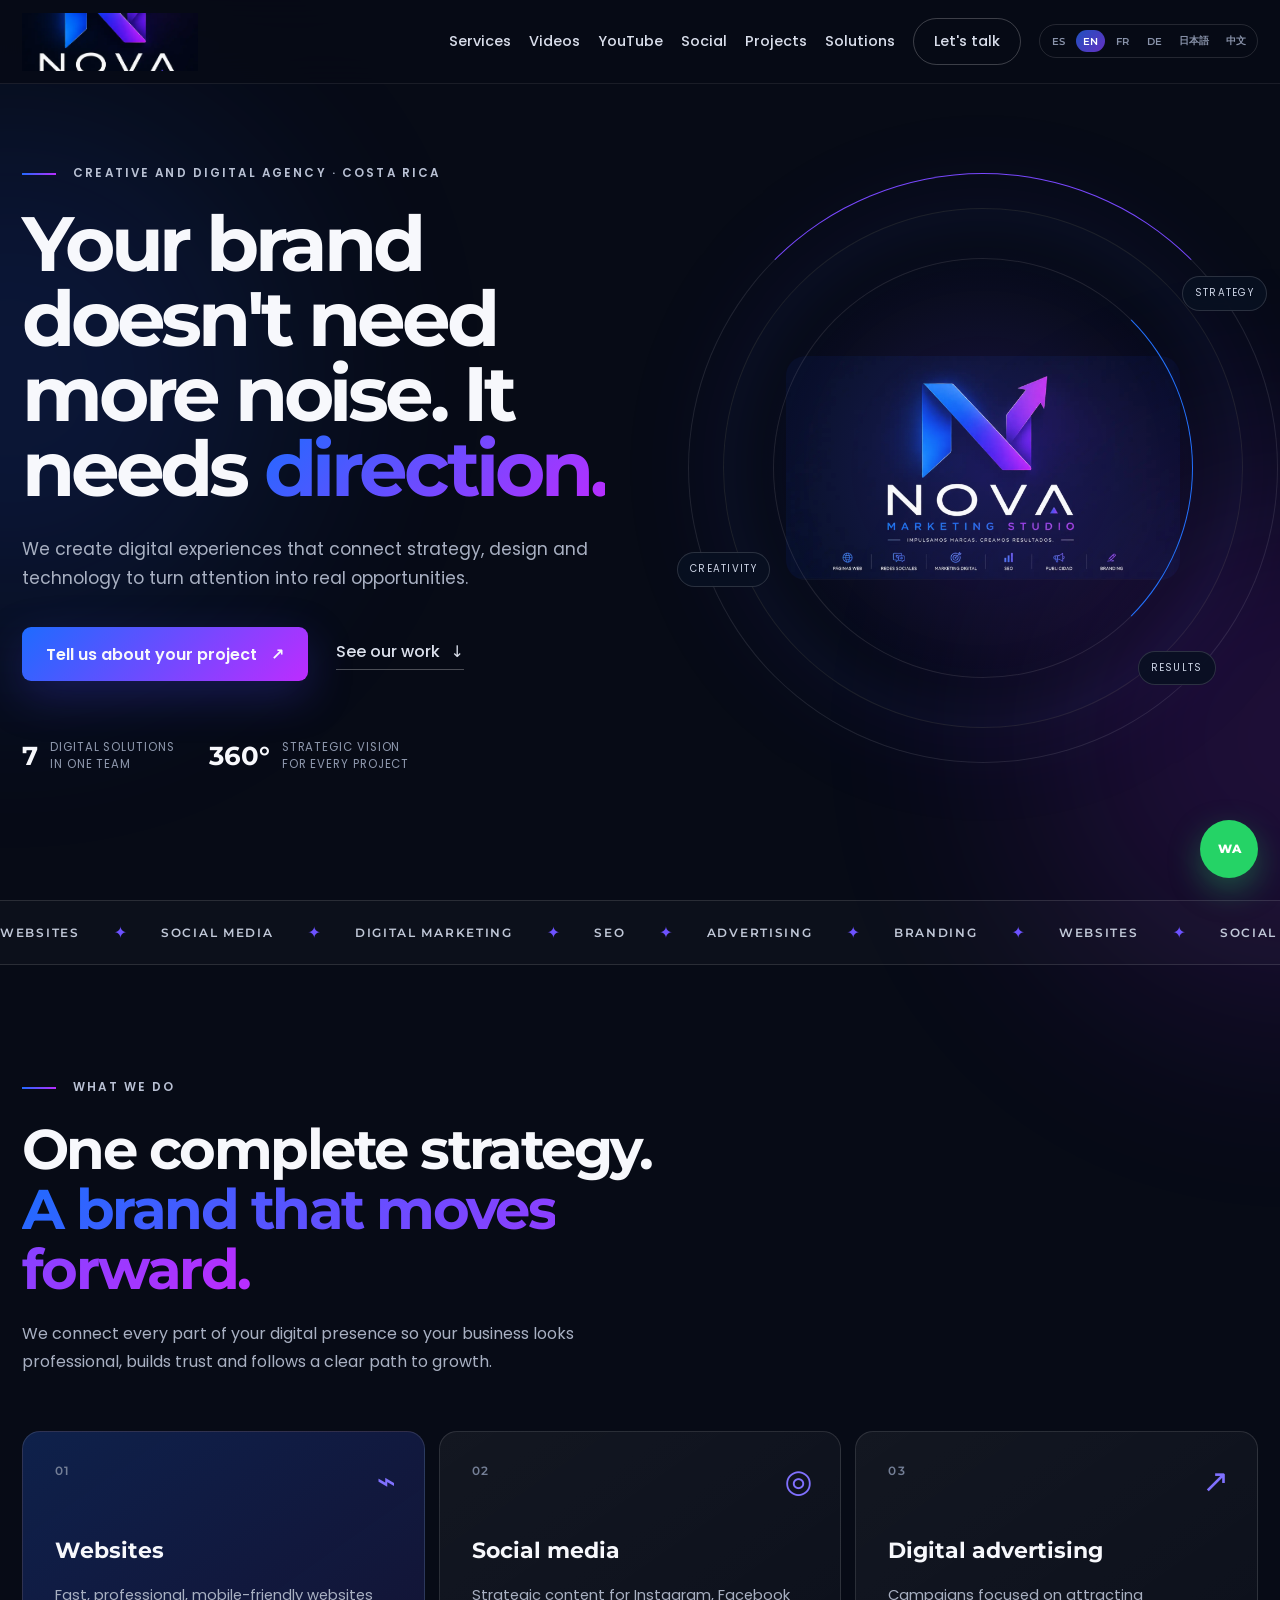
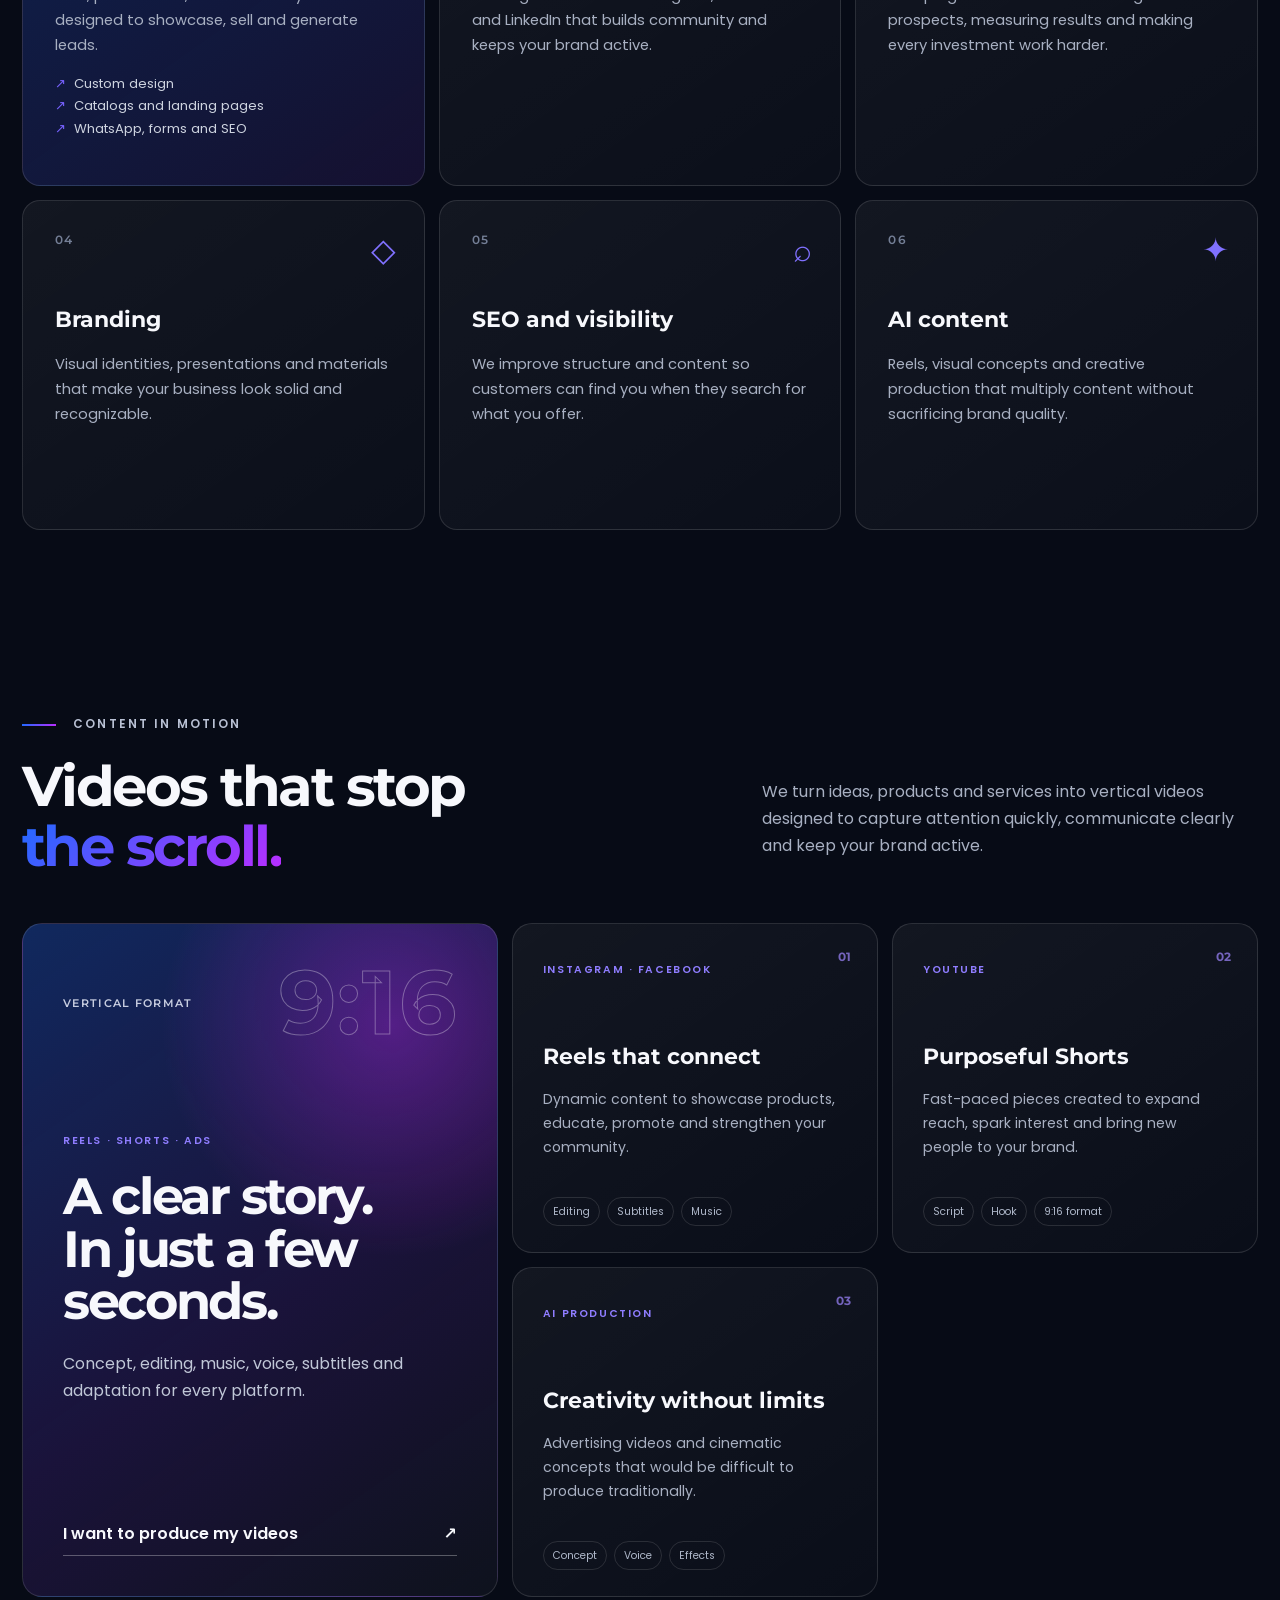
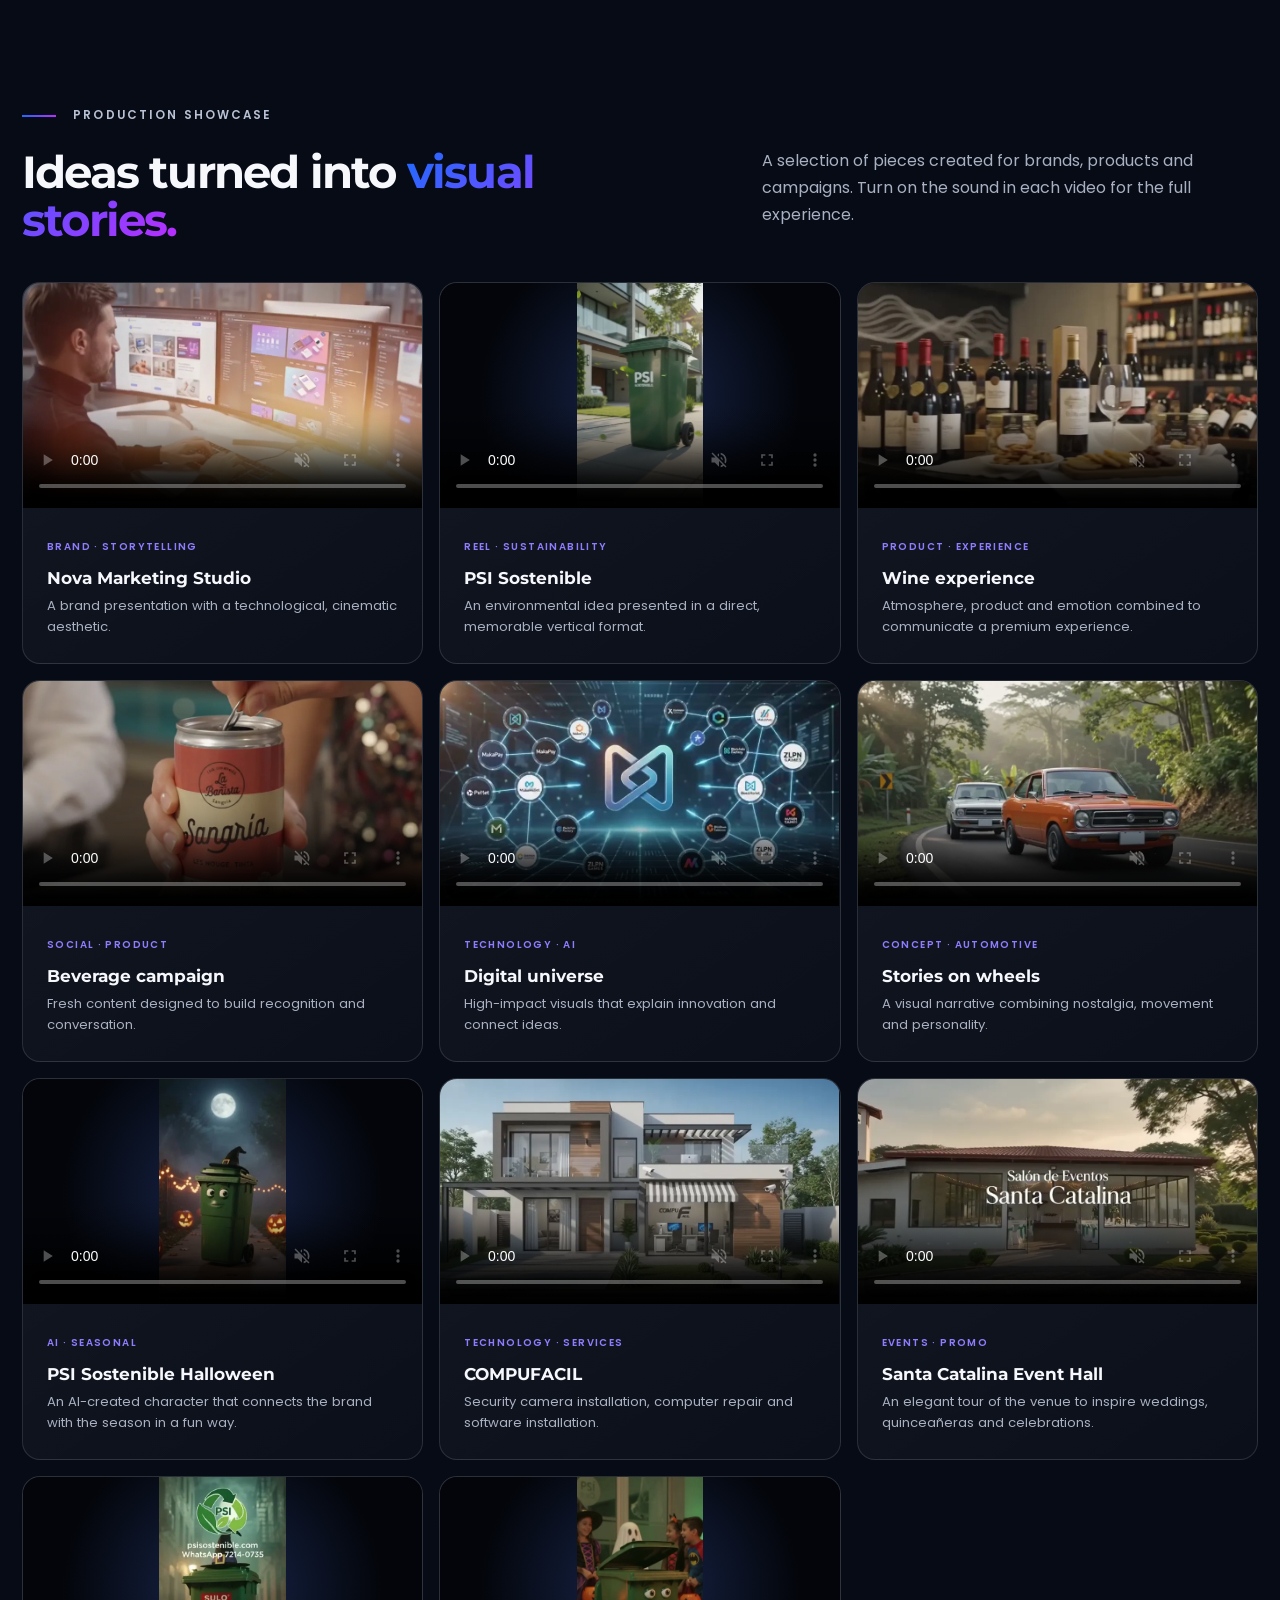
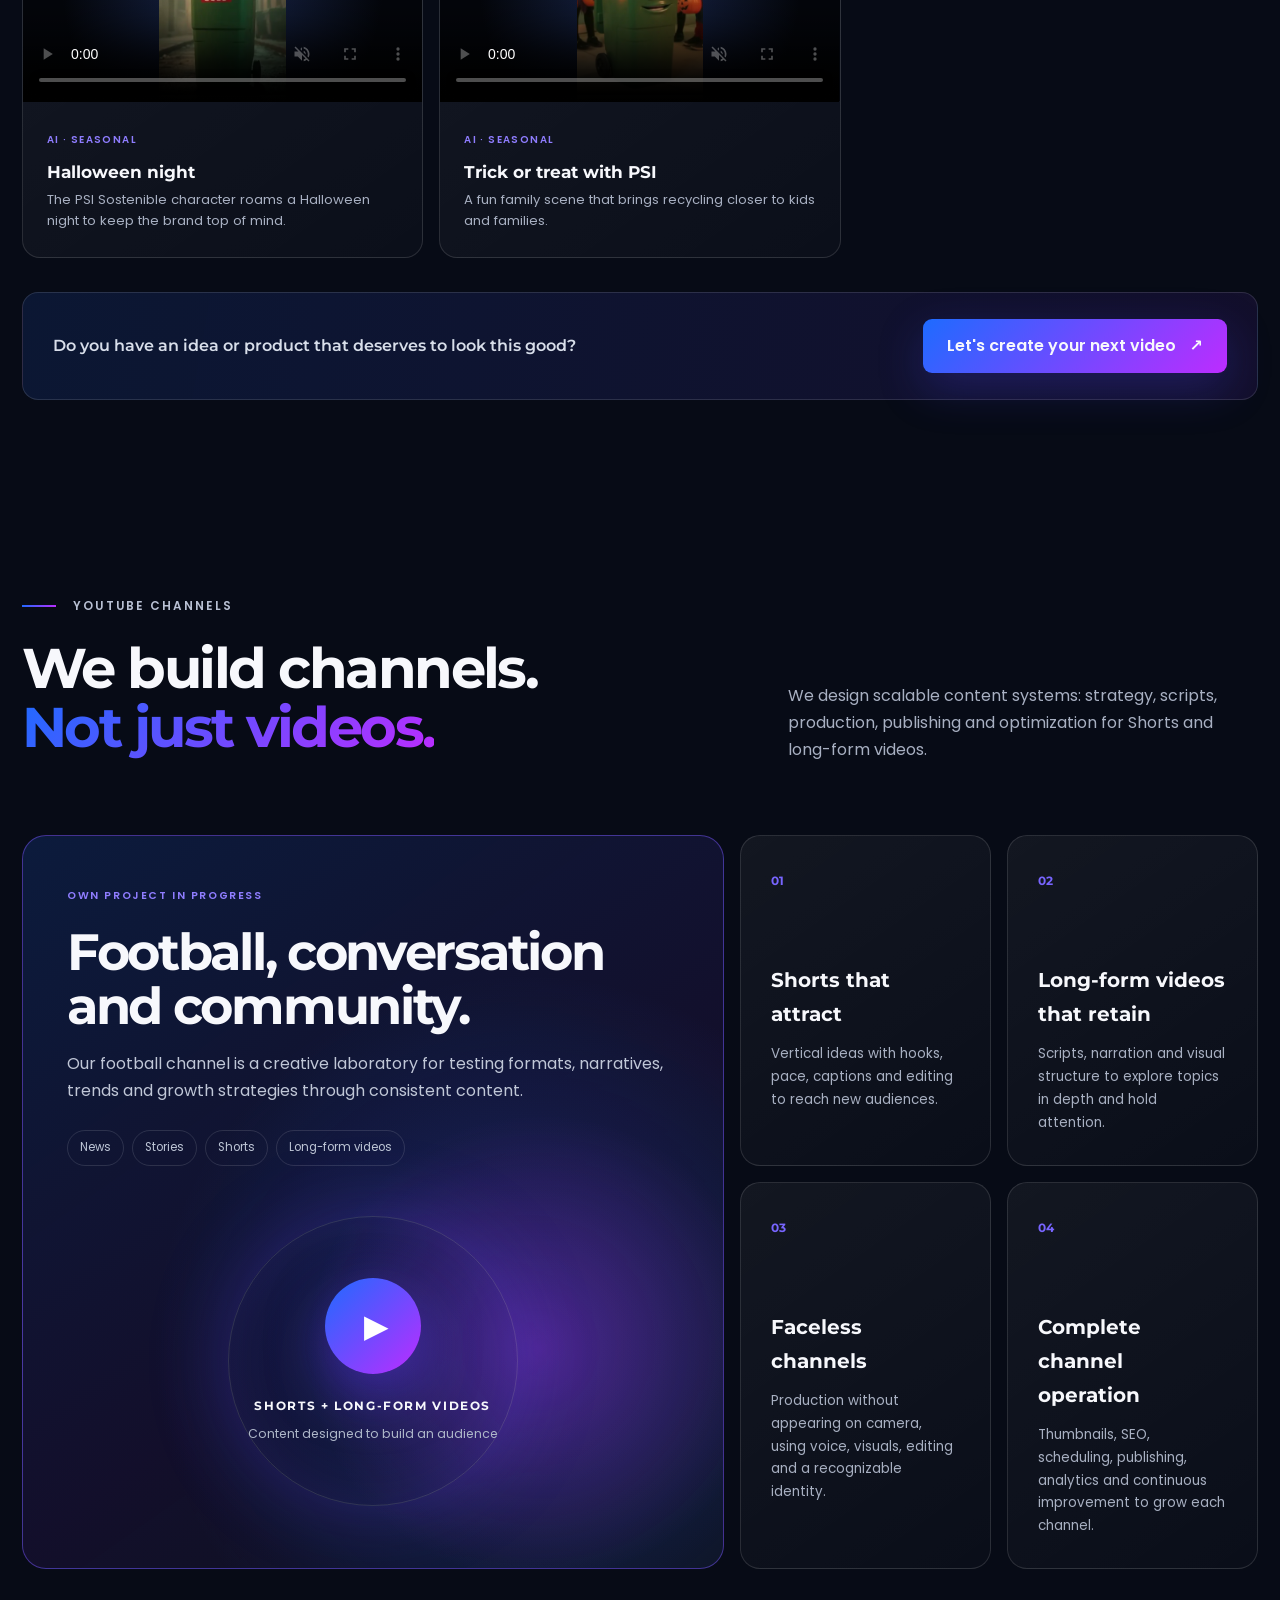
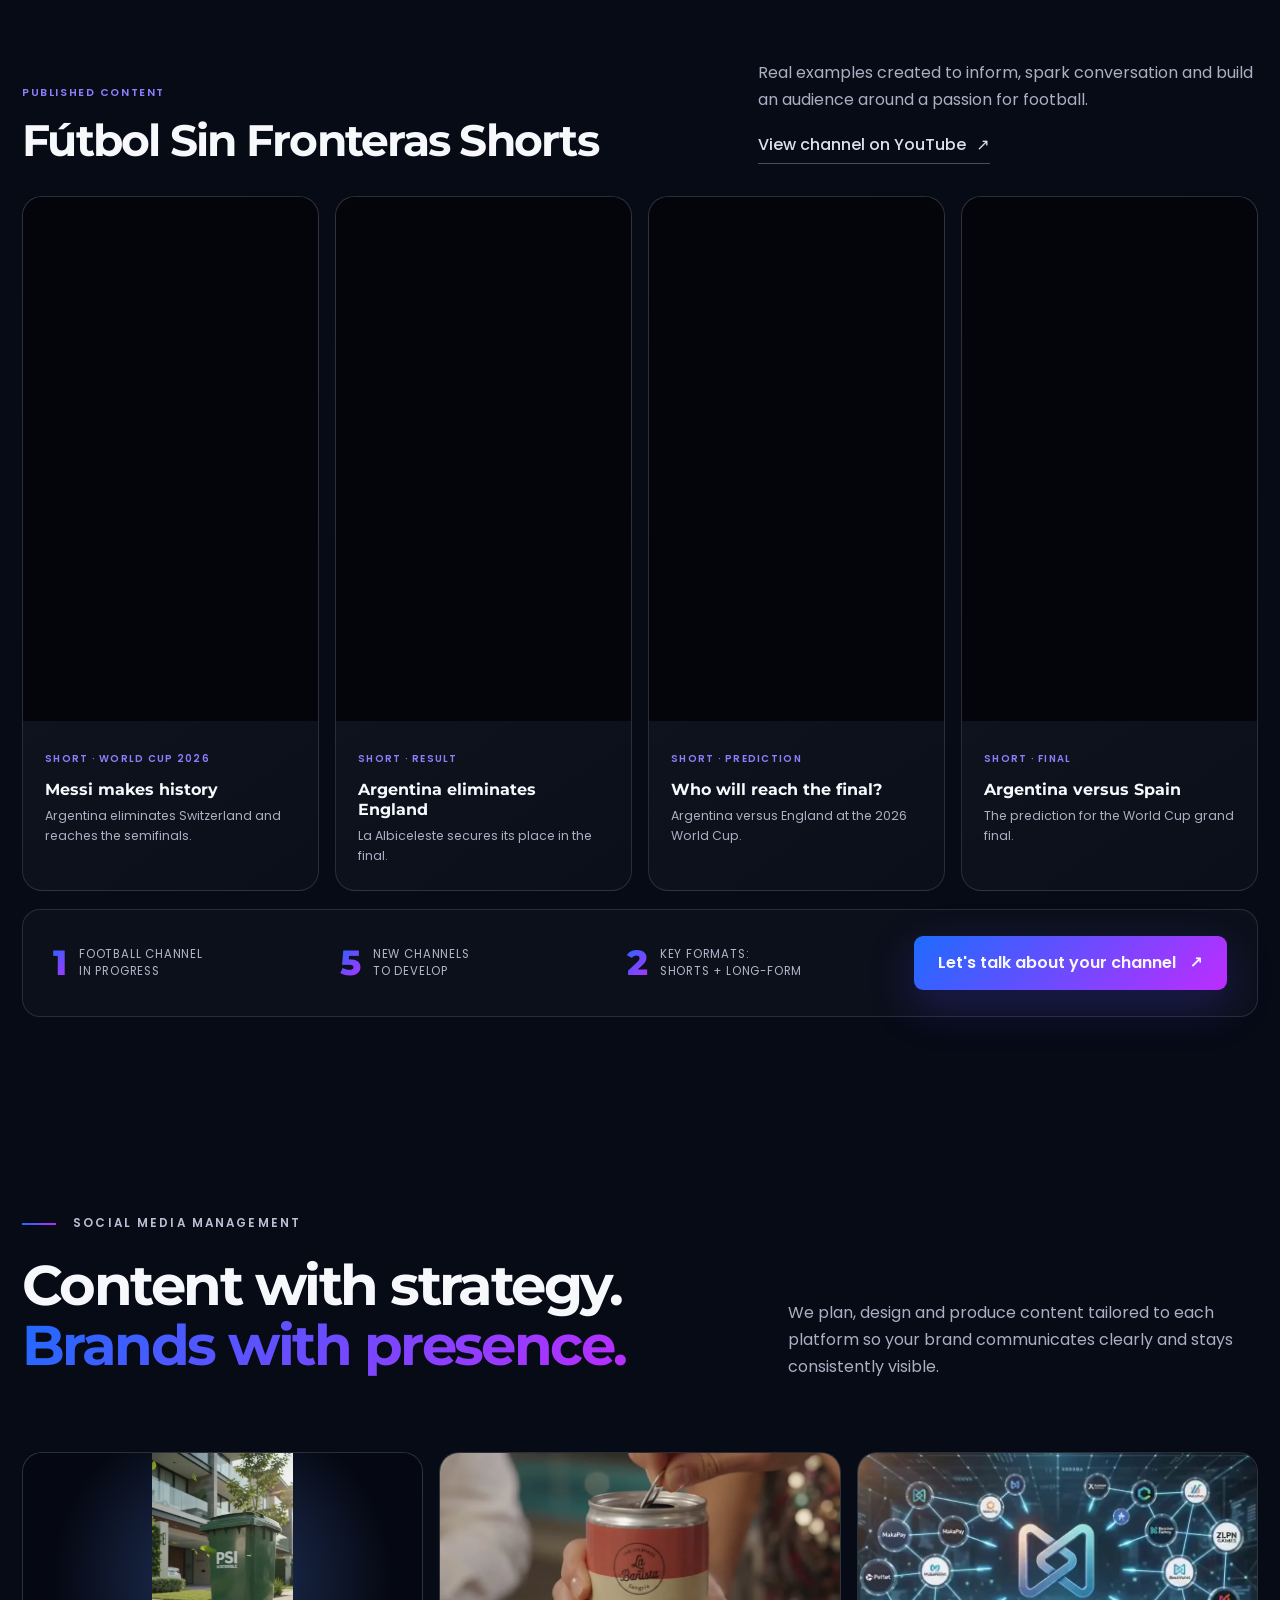
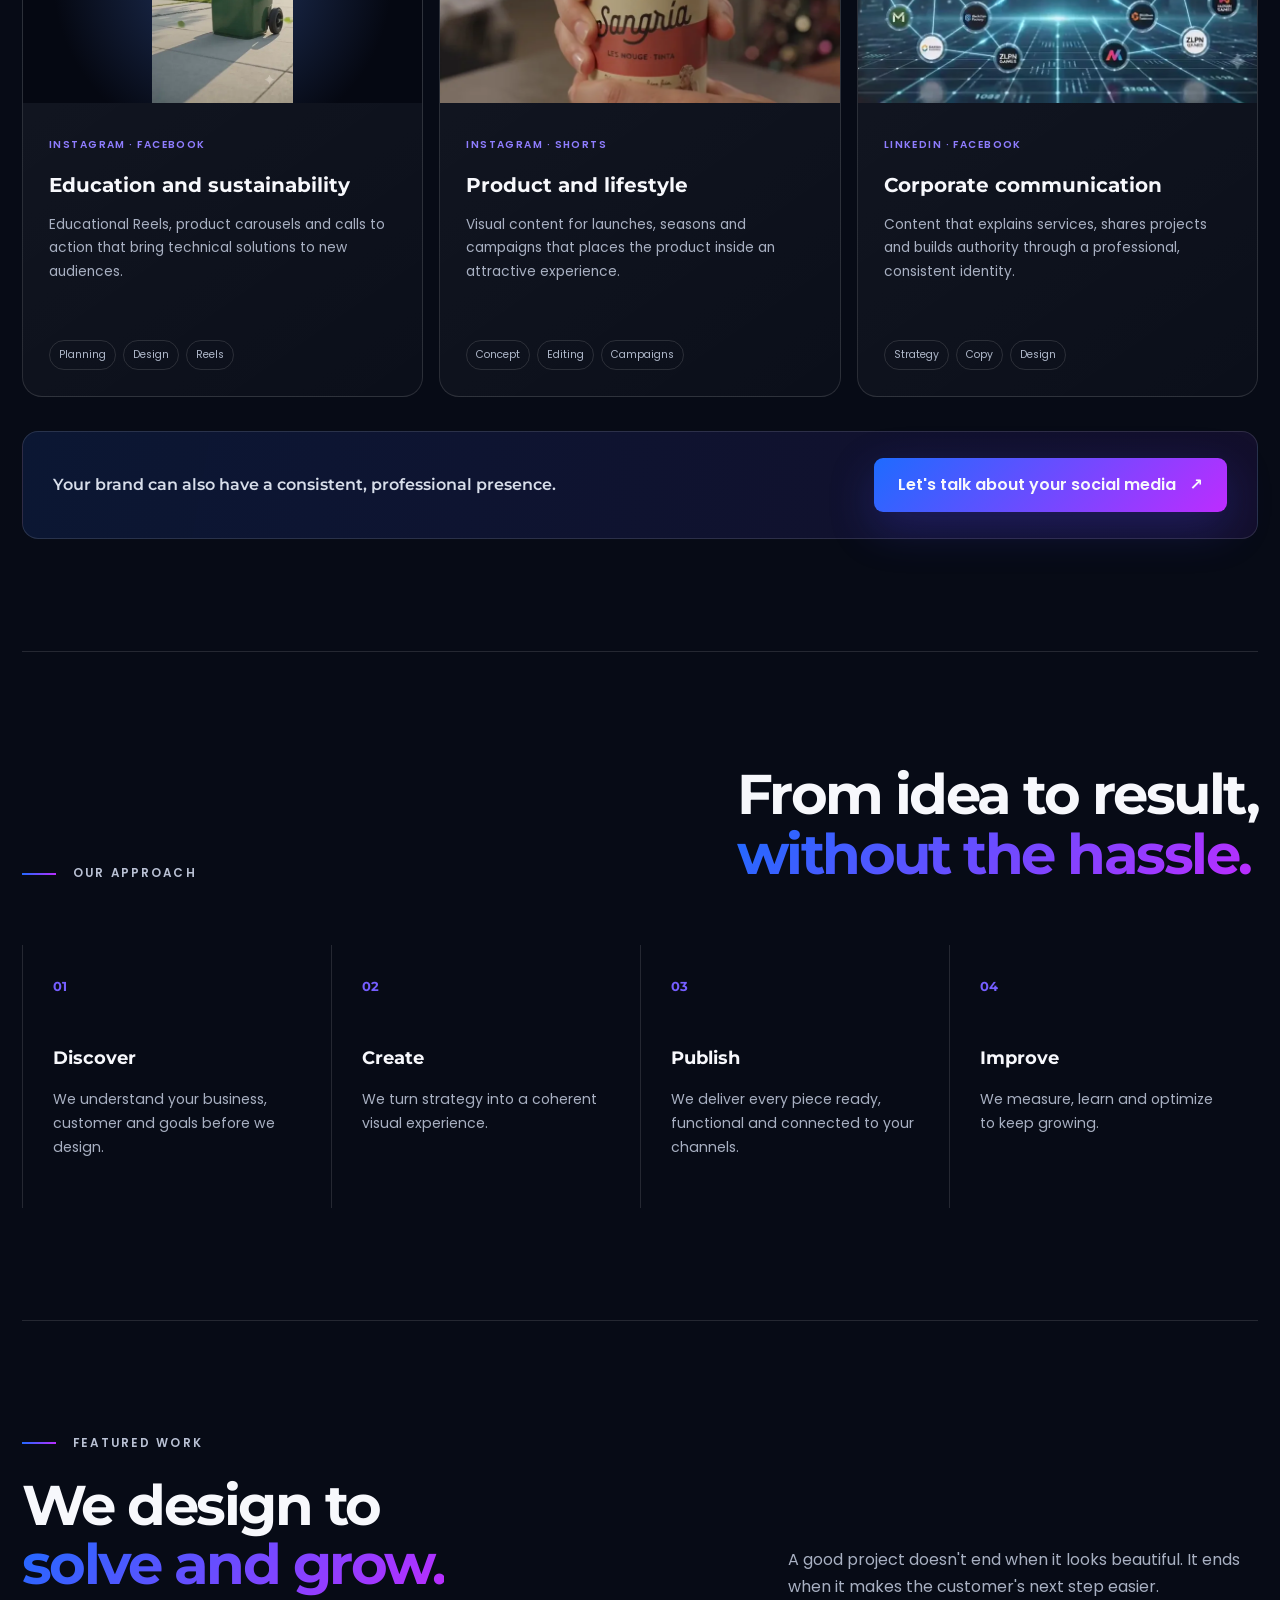
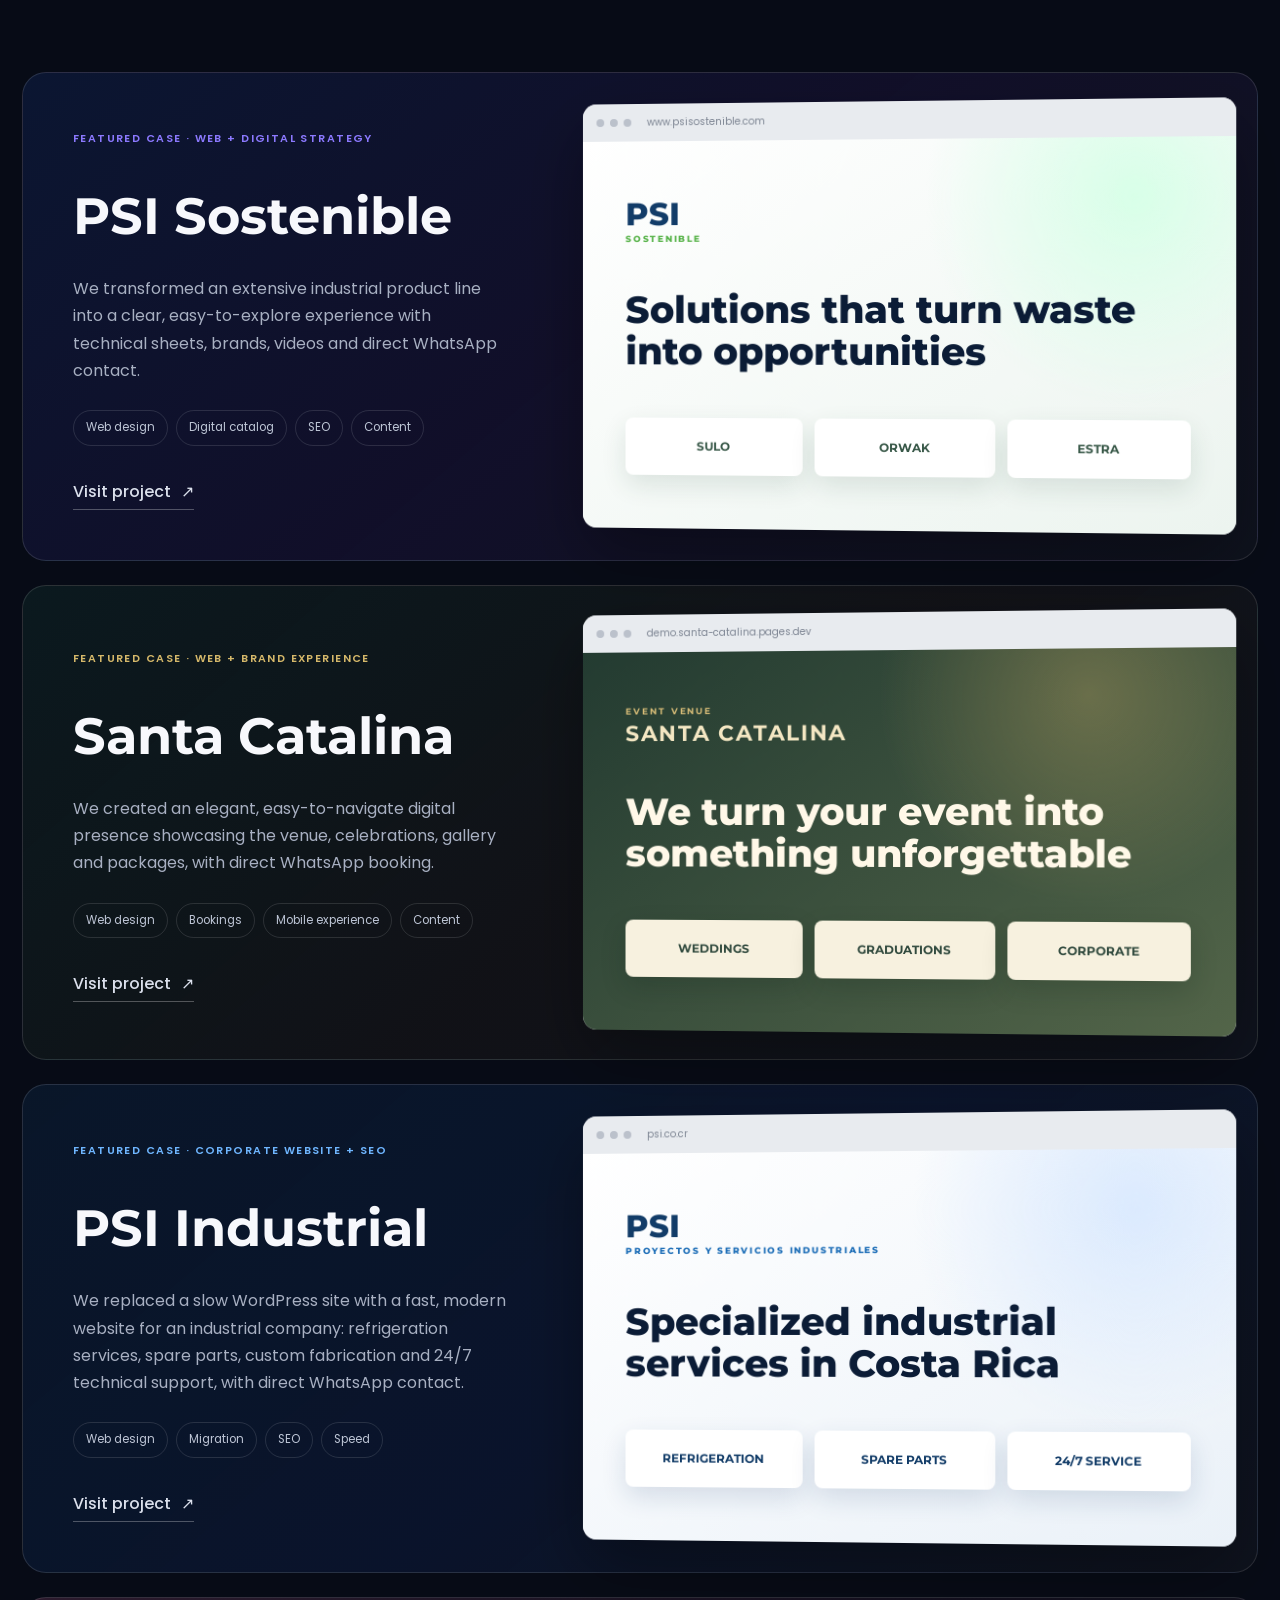
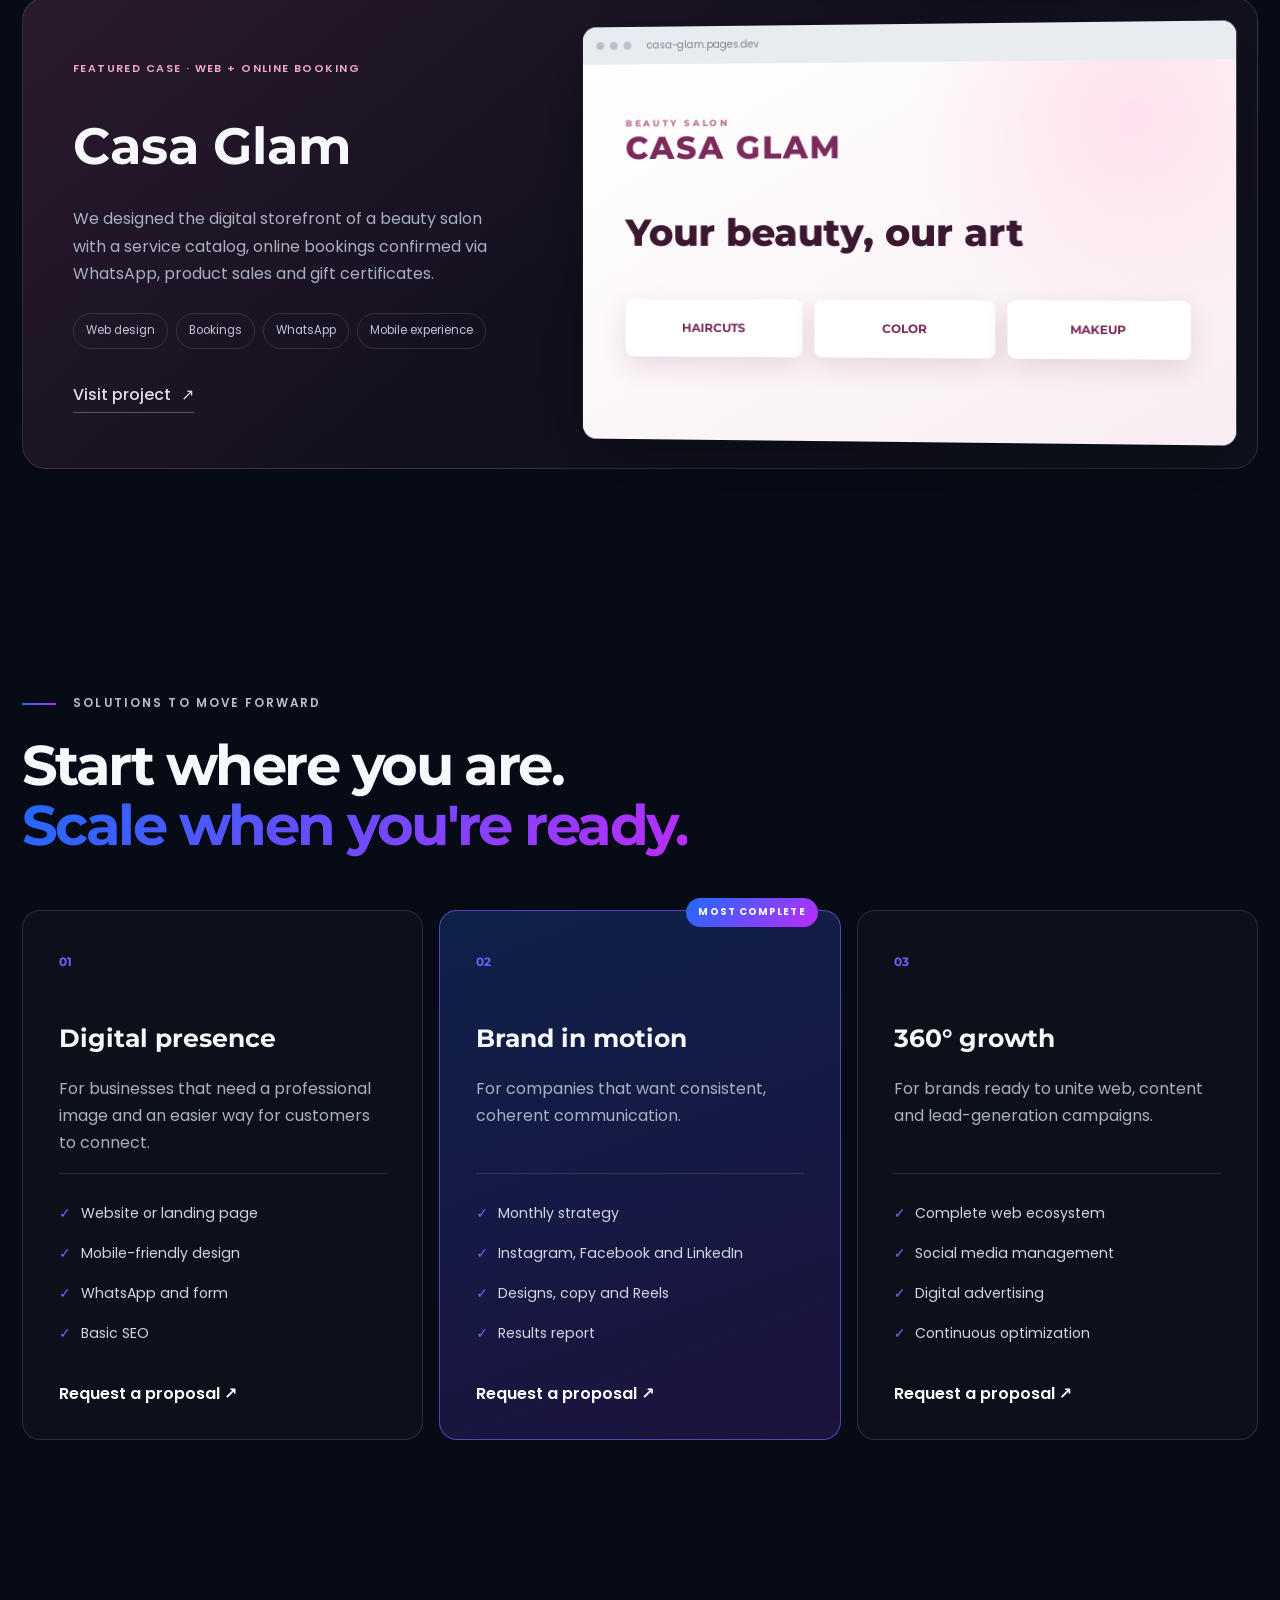
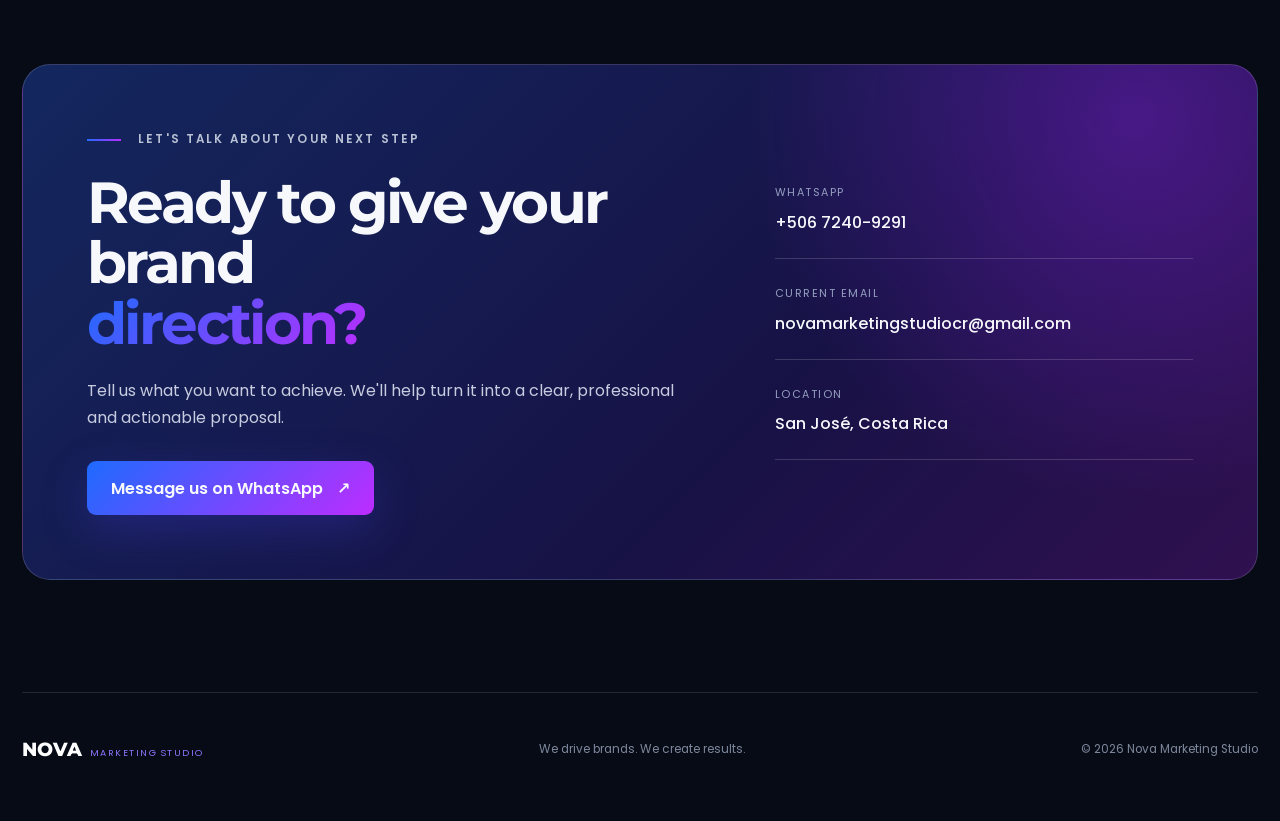
<file: en/index.html>
<!doctype html>
<html lang="en">
<head>
  <meta charset="utf-8">
  <meta name="viewport" content="width=device-width, initial-scale=1">
  <title>Nova Marketing Studio | We drive brands</title>
  <meta name="description" content="Creative agency in Costa Rica: websites, social media, YouTube channels, digital marketing, SEO, branding and AI content.">
  <meta name="theme-color" content="#070b16">
  <link rel="canonical" href="https://nova-marketing-studio.pages.dev/en/">
  <link rel="alternate" hreflang="es" href="https://nova-marketing-studio.pages.dev/">
  <link rel="alternate" hreflang="en" href="https://nova-marketing-studio.pages.dev/en/">
  <link rel="alternate" hreflang="fr" href="https://nova-marketing-studio.pages.dev/fr/">
  <link rel="alternate" hreflang="zh-Hans" href="https://nova-marketing-studio.pages.dev/zh/">
  <link rel="alternate" hreflang="de" href="https://nova-marketing-studio.pages.dev/de/">
  <link rel="alternate" hreflang="ja" href="https://nova-marketing-studio.pages.dev/ja/">
  <link rel="alternate" hreflang="x-default" href="https://nova-marketing-studio.pages.dev/">
  <link rel="preconnect" href="https://fonts.googleapis.com">
  <link rel="preconnect" href="https://fonts.gstatic.com" crossorigin>
  <link href="https://fonts.googleapis.com/css2?family=Montserrat:wght@600;700;800&amp;family=Poppins:wght@400;500;600&amp;display=swap" rel="stylesheet">
  <link rel="icon" type="image/svg+xml" href="data:image/svg+xml,%3Csvg%20xmlns='http://www.w3.org/2000/svg'%20viewBox='0%200%2064%2064'%3E%3Cdefs%3E%3ClinearGradient%20id='g'%20x1='0'%20y1='1'%20x2='1'%20y2='0'%3E%3Cstop%20stop-color='%232563eb'/%3E%3Cstop%20offset='1'%20stop-color='%237c3aed'/%3E%3C/linearGradient%3E%3C/defs%3E%3Crect%20width='64'%20height='64'%20rx='14'%20fill='%23070b16'/%3E%3Cpath%20d='M15%2047V17l25%2025V22h-6l12-10%209%2010h-6v25h-8L23%2026v21z'%20fill='url(%23g)'/%3E%3C/svg%3E">
  <link rel="stylesheet" href="../assets/styles.css">

  <!-- Google Search Console: pegar aquí la etiqueta <meta name="google-site-verification" ...> -->
  <meta property="og:type" content="website">
  <meta property="og:site_name" content="Nova Marketing Studio">
  <meta property="og:locale" content="en_US">
  <meta property="og:title" content="Nova Marketing Studio | We drive brands">
  <meta property="og:description" content="Creative agency in Costa Rica: websites, social media, YouTube channels, digital marketing, SEO, branding and AI content.">
  <meta property="og:url" content="https://nova-marketing-studio.pages.dev/en/">
  <meta property="og:image" content="https://nova-marketing-studio.pages.dev/assets/og-nova.jpg">
  <meta property="og:image:width" content="1200">
  <meta property="og:image:height" content="630">
  <meta name="twitter:card" content="summary_large_image">
  <script type="application/ld+json">{"@context": "https://schema.org", "@type": "ProfessionalService", "name": "Nova Marketing Studio", "url": "https://nova-marketing-studio.pages.dev/", "logo": "https://nova-marketing-studio.pages.dev/assets/nova-brand-dark.webp", "image": "https://nova-marketing-studio.pages.dev/assets/og-nova.jpg", "slogan": "Impulsamos marcas. Creamos resultados.", "telephone": "+506 7240 9291", "areaServed": "CR", "address": {"@type": "PostalAddress", "addressCountry": "CR"}, "knowsAbout": ["Diseño web", "SEO", "Redes sociales", "Publicidad digital", "Branding", "Videos", "YouTube"], "sameAs": ["https://www.youtube.com/@FutbolSinFronterasTV"]}</script>
</head>
<body>
  <div class="ambient ambient-one"></div>
  <div class="ambient ambient-two"></div>

  <header class="site-header" id="inicio">
    <a class="brand" href="#inicio" aria-label="Nova Marketing Studio, home">
      <img src="../assets/nova-brand-dark.webp" alt="Nova Marketing Studio">
    </a>
    <button class="menu-toggle" aria-expanded="false" aria-controls="main-nav" aria-label="Open menu">
      <span></span><span></span><span></span>
    </button>
    <nav id="main-nav" aria-label="Main navigation">
      <a href="#servicios">Services</a>
      <a href="#videos">Videos</a>
      <a href="#youtube">YouTube</a>
      <a href="#redes">Social</a>
      <a href="#proyectos">Projects</a>
      <a href="#planes">Solutions</a>
      <a href="#contacto" class="nav-cta">Let's talk</a>
      <div class="language-switcher" aria-label="Select language">
<a class="" href="/" lang="es">ES</a><a href="/en/" lang="en" class="active" aria-current="page">EN</a><a href="/fr/" lang="fr" class="">FR</a><a href="/de/" lang="de" class="">DE</a><a href="/ja/" lang="ja" class="">日本語</a><a href="/zh/" lang="zh-Hans" class="">中文</a>
</div>
    </nav>
  </header>

  <main>
    <section class="hero section-pad">
      <div class="hero-copy reveal">
        <p class="eyebrow"><span></span> Creative and digital agency · Costa Rica</p>
        <h1>Your brand doesn't need<br>more noise. It needs <em>direction.</em>
</h1>
        <p class="hero-lead">We create digital experiences that connect strategy, design and technology to turn attention into real opportunities.</p>
        <div class="hero-actions">
          <a class="button button-primary" href="https://wa.me/50672409291?text=Hola%20Nova%2C%20quiero%20impulsar%20mi%20marca" target="_blank" rel="noopener">Tell us about your project <span>↗</span></a>
          <a class="text-link" href="#proyectos">See our work <span>↓</span></a>
        </div>
        <div class="hero-proof">
          <div>
<strong>7</strong><span>digital solutions<br>in one team</span>
</div>
          <div>
<strong>360°</strong><span>strategic vision<br>for every project</span>
</div>
        </div>
      </div>
      <div class="hero-visual reveal delay-1" aria-hidden="true">
        <div class="orbit orbit-one"></div>
        <div class="orbit orbit-two"></div>
        <div class="brand-stage">
          <img src="../assets/nova-brand-dark.webp" alt="">
          <div class="stage-chip chip-one">STRATEGY</div>
          <div class="stage-chip chip-two">CREATIVITY</div>
          <div class="stage-chip chip-three">RESULTS</div>
        </div>
      </div>
    </section>

    <section class="marquee" aria-label="Main services">
      <div class="marquee-track">
        <span>WEBSITES</span><i>✦</i><span>SOCIAL MEDIA</span><i>✦</i><span>DIGITAL MARKETING</span><i>✦</i><span>SEO</span><i>✦</i><span>ADVERTISING</span><i>✦</i><span>BRANDING</span><i>✦</i>
        <span>WEBSITES</span><i>✦</i><span>SOCIAL MEDIA</span><i>✦</i><span>DIGITAL MARKETING</span><i>✦</i><span>SEO</span><i>✦</i><span>ADVERTISING</span><i>✦</i><span>BRANDING</span><i>✦</i>
      </div>
    </section>

    <section class="services section-pad" id="servicios">
      <div class="section-intro reveal">
        <p class="eyebrow"><span></span> What we do</p>
        <h2>One complete strategy.<br><em>A brand that moves forward.</em>
</h2>
        <p>We connect every part of your digital presence so your business looks professional, builds trust and follows a clear path to growth.</p>
      </div>
      <div class="service-grid">
        <article class="service-card featured reveal">
          <div class="service-number">01</div>
          <div class="service-icon">⌁</div>
          <h3>Websites</h3>
          <p>Fast, professional, mobile-friendly websites designed to showcase, sell and generate leads.</p>
          <ul>
<li>Custom design</li>
<li>Catalogs and landing pages</li>
<li>WhatsApp, forms and SEO</li>
</ul>
        </article>
        <article class="service-card reveal delay-1">
          <div class="service-number">02</div>
          <div class="service-icon">◎</div>
          <h3>Social media</h3>
          <p>Strategic content for Instagram, Facebook and LinkedIn that builds community and keeps your brand active.</p>
        </article>
        <article class="service-card reveal delay-2">
          <div class="service-number">03</div>
          <div class="service-icon">↗</div>
          <h3>Digital advertising</h3>
          <p>Campaigns focused on attracting prospects, measuring results and making every investment work harder.</p>
        </article>
        <article class="service-card reveal">
          <div class="service-number">04</div>
          <div class="service-icon">◇</div>
          <h3>Branding</h3>
          <p>Visual identities, presentations and materials that make your business look solid and recognizable.</p>
        </article>
        <article class="service-card reveal delay-1">
          <div class="service-number">05</div>
          <div class="service-icon">⌕</div>
          <h3>SEO and visibility</h3>
          <p>We improve structure and content so customers can find you when they search for what you offer.</p>
        </article>
        <article class="service-card reveal delay-2">
          <div class="service-number">06</div>
          <div class="service-icon">✦</div>
          <h3>AI content</h3>
          <p>Reels, visual concepts and creative production that multiply content without sacrificing brand quality.</p>
        </article>
      </div>
    </section>

    <section class="video-lab section-pad" id="videos">
      <div class="video-lab-head reveal">
        <div>
          <p class="eyebrow"><span></span> Content in motion</p>
          <h2>Videos that stop<br><em>the scroll.</em>
</h2>
        </div>
        <p>We turn ideas, products and services into vertical videos designed to capture attention quickly, communicate clearly and keep your brand active.</p>
      </div>
      <div class="video-grid">
        <article class="format-card format-main reveal">
          <div class="format-top">
<span>VERTICAL FORMAT</span><strong>9:16</strong>
</div>
          <div class="format-copy">
<small>REELS · SHORTS · ADS</small><h3>A clear story.<br>In just a few seconds.</h3>
<p>Concept, editing, music, voice, subtitles and adaptation for every platform.</p>
</div>
          <a href="https://wa.me/50672409291?text=Hola%20Nova%2C%20quiero%20producir%20videos%20para%20mis%20redes" target="_blank" rel="noopener">I want to produce my videos <span>↗</span></a>
        </article>
        <article class="format-card reveal delay-1">
          <span class="platform-number">01</span>
          <small>INSTAGRAM · FACEBOOK</small>
          <h3>Reels that connect</h3>
          <p>Dynamic content to showcase products, educate, promote and strengthen your community.</p>
          <div class="format-tags">
<span>Editing</span><span>Subtitles</span><span>Music</span>
</div>
        </article>
        <article class="format-card reveal delay-2">
          <span class="platform-number">02</span>
          <small>YOUTUBE</small>
          <h3>Purposeful Shorts</h3>
          <p>Fast-paced pieces created to expand reach, spark interest and bring new people to your brand.</p>
          <div class="format-tags">
<span>Script</span><span>Hook</span><span>9:16 format</span>
</div>
        </article>
        <article class="format-card reveal delay-3">
          <span class="platform-number">03</span>
          <small>AI PRODUCTION</small>
          <h3>Creativity without limits</h3>
          <p>Advertising videos and cinematic concepts that would be difficult to produce traditionally.</p>
          <div class="format-tags">
<span>Concept</span><span>Voice</span><span>Effects</span>
</div>
        </article>
      </div>

      <div class="showreel-head reveal">
        <div>
          <p class="eyebrow"><span></span> Production showcase</p>
          <h3>Ideas turned into <em>visual stories.</em>
</h3>
        </div>
        <p>A selection of pieces created for brands, products and campaigns. Turn on the sound in each video for the full experience.</p>
      </div>
      <div class="showreel-grid">
        <article class="showreel-card reveal">
          <video controls muted playsinline preload="metadata" poster="../assets/posters/nova-estudio-creativo.webp" aria-label="Nova Marketing Studio video">
            <source src="../assets/videos/nova-estudio-creativo.mp4" type="video/mp4">
          </source></video>
          <div class="showreel-copy">
<small>BRAND · STORYTELLING</small><h4>Nova Marketing Studio</h4>
<p>A brand presentation with a technological, cinematic aesthetic.</p>
</div>
        </article>
        <article class="showreel-card vertical reveal delay-1">
          <video controls muted playsinline preload="metadata" poster="../assets/posters/psi-sostenible-reel.webp" aria-label="PSI Sostenible Reel">
            <source src="../assets/videos/psi-sostenible-reel.mp4" type="video/mp4">
          </source></video>
          <div class="showreel-copy">
<small>REEL · SUSTAINABILITY</small><h4>PSI Sostenible</h4>
<p>An environmental idea presented in a direct, memorable vertical format.</p>
</div>
        </article>
        <article class="showreel-card reveal delay-2">
          <video controls muted playsinline preload="metadata" poster="../assets/posters/experiencia-vinos.webp" aria-label="Wine experience video">
            <source src="../assets/videos/experiencia-vinos.mp4" type="video/mp4">
          </source></video>
          <div class="showreel-copy">
<small>PRODUCT · EXPERIENCE</small><h4>Wine experience</h4>
<p>Atmosphere, product and emotion combined to communicate a premium experience.</p>
</div>
        </article>
        <article class="showreel-card reveal">
          <video controls muted playsinline preload="metadata" poster="../assets/posters/campana-bebida-social.webp" aria-label="Social media beverage campaign">
            <source src="../assets/videos/campana-bebida-social.mp4" type="video/mp4">
          </source></video>
          <div class="showreel-copy">
<small>SOCIAL · PRODUCT</small><h4>Beverage campaign</h4>
<p>Fresh content designed to build recognition and conversation.</p>
</div>
        </article>
        <article class="showreel-card reveal delay-1">
          <video controls muted playsinline preload="metadata" poster="../assets/posters/tecnologia-con-ia.webp" aria-label="Technology video created with artificial intelligence">
            <source src="../assets/videos/tecnologia-con-ia.mp4" type="video/mp4">
          </source></video>
          <div class="showreel-copy">
<small>TECHNOLOGY · AI</small><h4>Digital universe</h4>
<p>High-impact visuals that explain innovation and connect ideas.</p>
</div>
        </article>
        <article class="showreel-card reveal delay-2">
          <video controls muted playsinline preload="metadata" poster="../assets/posters/historia-automotriz.webp" aria-label="Automotive story video">
            <source src="../assets/videos/historia-automotriz.mp4" type="video/mp4">
          </source></video>
          <div class="showreel-copy">
<small>CONCEPT · AUTOMOTIVE</small><h4>Stories on wheels</h4>
<p>A visual narrative combining nostalgia, movement and personality.</p>
</div>
        </article>
        <article class="showreel-card vertical reveal">
          <video controls muted playsinline preload="metadata" poster="../assets/posters/halloween-psi-sostenible.webp" aria-label="Halloween video for PSI Sostenible">
            <source src="../assets/videos/halloween-psi-sostenible.mp4" type="video/mp4">
          </video>
          <div class="showreel-copy"><small>AI · SEASONAL</small><h4>PSI Sostenible Halloween</h4><p>An AI-created character that connects the brand with the season in a fun way.</p></div>
        </article>
        <article class="showreel-card reveal delay-1">
          <video controls muted playsinline preload="metadata" poster="../assets/posters/compufacil.webp" aria-label="COMPUFACIL video">
            <source src="../assets/videos/compufacil.mp4" type="video/mp4">
          </video>
          <div class="showreel-copy"><small>TECHNOLOGY · SERVICES</small><h4>COMPUFACIL</h4><p>Security camera installation, computer repair and software installation.</p></div>
        </article>
        <article class="showreel-card reveal">
          <video controls muted playsinline preload="metadata" poster="../assets/posters/santa-catalina-eventos.webp" aria-label="Promotional video for Santa Catalina Event Hall">
            <source src="../assets/videos/santa-catalina-eventos.mp4" type="video/mp4">
          </video>
          <div class="showreel-copy"><small>EVENTS · PROMO</small><h4>Santa Catalina Event Hall</h4><p>An elegant tour of the venue to inspire weddings, quinceañeras and celebrations.</p></div>
        </article>
        <article class="showreel-card vertical reveal delay-1">
          <video controls muted playsinline preload="metadata" poster="../assets/posters/halloween-psi-calle.webp" aria-label="Night Halloween video for PSI Sostenible">
            <source src="../assets/videos/halloween-psi-calle.mp4" type="video/mp4">
          </video>
          <div class="showreel-copy"><small>AI · SEASONAL</small><h4>Halloween night</h4><p>The PSI Sostenible character roams a Halloween night to keep the brand top of mind.</p></div>
        </article>
        <article class="showreel-card vertical reveal delay-2">
          <video controls muted playsinline preload="metadata" poster="../assets/posters/halloween-psi-ninos.webp" aria-label="Halloween video with kids for PSI Sostenible">
            <source src="../assets/videos/halloween-psi-ninos.mp4" type="video/mp4">
          </video>
          <div class="showreel-copy"><small>AI · SEASONAL</small><h4>Trick or treat with PSI</h4><p>A fun family scene that brings recycling closer to kids and families.</p></div>
        </article>
      </div>
      <div class="showreel-cta reveal">
        <p>Do you have an idea or product that deserves to look this good?</p>
        <a class="button button-primary" href="https://wa.me/50672409291?text=Hola%20Nova%2C%20quiero%20crear%20un%20video%20para%20mi%20marca" target="_blank" rel="noopener">Let's create your next video <span>↗</span></a>
      </div>
    </section>

    <section class="youtube-studio section-pad" id="youtube">
      <div class="section-intro split reveal">
        <div>
<p class="eyebrow"><span></span> YouTube channels</p>
<h2>We build channels.<br><em>Not just videos.</em>
</h2>
</div>
        <p>We design scalable content systems: strategy, scripts, production, publishing and optimization for Shorts and long-form videos.</p>
      </div>
      <div class="youtube-overview">
        <article class="youtube-feature reveal">
          <div class="youtube-feature-copy">
            <small>OWN PROJECT IN PROGRESS</small>
            <h3>Football, conversation and community.</h3>
            <p>Our football channel is a creative laboratory for testing formats, narratives, trends and growth strategies through consistent content.</p>
            <div class="tag-row">
<span>News</span><span>Stories</span><span>Shorts</span><span>Long-form videos</span>
</div>
          </div>
          <div class="youtube-visual" aria-hidden="true">
            <div class="youtube-orbit"></div>
            <div class="play-mark">▶</div>
            <b>SHORTS + LONG-FORM VIDEOS</b>
            <span>Content designed to build an audience</span>
          </div>
        </article>
        <div class="youtube-capabilities">
          <article class="youtube-card reveal"><span>01</span><h3>Shorts that attract</h3>
<p>Vertical ideas with hooks, pace, captions and editing to reach new audiences.</p></article>
          <article class="youtube-card reveal delay-1"><span>02</span><h3>Long-form videos that retain</h3>
<p>Scripts, narration and visual structure to explore topics in depth and hold attention.</p></article>
          <article class="youtube-card reveal delay-2"><span>03</span><h3>Faceless channels</h3>
<p>Production without appearing on camera, using voice, visuals, editing and a recognizable identity.</p></article>
          <article class="youtube-card reveal delay-3"><span>04</span><h3>Complete channel operation</h3>
<p>Thumbnails, SEO, scheduling, publishing, analytics and continuous improvement to grow each channel.</p></article>
        </div>
      </div>
      <div class="youtube-portfolio-head reveal">
        <div>
<small>PUBLISHED CONTENT</small><h3>Fútbol Sin Fronteras Shorts</h3>
</div>
        <div>
<p>Real examples created to inform, spark conversation and build an audience around a passion for football.</p>
<a class="text-link" href="https://www.youtube.com/@FutbolSinFronterasTV" target="_blank" rel="noopener">View channel on YouTube <span>↗</span></a>
</div>
      </div>
      <div class="youtube-shorts-grid">
        <article class="youtube-short reveal">
          <iframe src="https://www.youtube-nocookie.com/embed/4aHSxVU0PXg" title="Messi hace historia: Argentina en semifinales" loading="lazy" allow="accelerometer; autoplay; clipboard-write; encrypted-media; gyroscope; picture-in-picture; web-share" allowfullscreen></iframe>
          <div>
<small>SHORT · WORLD CUP 2026</small><h4>Messi makes history</h4>
<p>Argentina eliminates Switzerland and reaches the semifinals.</p>
</div>
        </article>
        <article class="youtube-short reveal delay-1">
          <iframe src="https://www.youtube-nocookie.com/embed/egiSXJBO6AU" title="Argentina elimina a Inglaterra" loading="lazy" allow="accelerometer; autoplay; clipboard-write; encrypted-media; gyroscope; picture-in-picture; web-share" allowfullscreen></iframe>
          <div>
<small>SHORT · RESULT</small><h4>Argentina eliminates England</h4>
<p>La Albiceleste secures its place in the final.</p>
</div>
        </article>
        <article class="youtube-short reveal delay-2">
          <iframe src="https://www.youtube-nocookie.com/embed/ZM1euYjRQYs" title="Argentina contra Inglaterra: quién llegará a la final" loading="lazy" allow="accelerometer; autoplay; clipboard-write; encrypted-media; gyroscope; picture-in-picture; web-share" allowfullscreen></iframe>
          <div>
<small>SHORT · PREDICTION</small><h4>Who will reach the final?</h4>
<p>Argentina versus England at the 2026 World Cup.</p>
</div>
        </article>
        <article class="youtube-short reveal delay-3">
          <iframe src="https://www.youtube-nocookie.com/embed/JiclaM4VpYQ" title="Argentina contra España: final del Mundial" loading="lazy" allow="accelerometer; autoplay; clipboard-write; encrypted-media; gyroscope; picture-in-picture; web-share" allowfullscreen></iframe>
          <div>
<small>SHORT · FINAL</small><h4>Argentina versus Spain</h4>
<p>The prediction for the World Cup grand final.</p>
</div>
        </article>
      </div>
      <div class="channel-roadmap reveal">
        <div>
<strong>1</strong><span>football channel<br>in progress</span>
</div>
        <div>
<strong>5</strong><span>new channels<br>to develop</span>
</div>
        <div>
<strong>2</strong><span>key formats:<br>Shorts + long-form</span>
</div>
        <a class="button button-primary" href="https://wa.me/50672409291?text=Hola%20Nova%2C%20quiero%20crear%20o%20hacer%20crecer%20un%20canal%20de%20YouTube" target="_blank" rel="noopener">Let's talk about your channel <span>↗</span></a>
      </div>
    </section>

    <section class="social-work section-pad" id="redes">
      <div class="section-intro split reveal">
        <div>
<p class="eyebrow"><span></span> Social media management</p>
<h2>Content with strategy.<br><em>Brands with presence.</em>
</h2>
</div>
        <p>We plan, design and produce content tailored to each platform so your brand communicates clearly and stays consistently visible.</p>
      </div>
      <div class="social-work-grid">
        <article class="social-case reveal">
          <img src="../assets/posters/psi-sostenible-reel.webp" alt="Content example for PSI Sostenible" loading="lazy">
          <div class="social-case-copy">
<small>INSTAGRAM · FACEBOOK</small><h3>Education and sustainability</h3>
<p>Educational Reels, product carousels and calls to action that bring technical solutions to new audiences.</p>
<div class="format-tags static">
<span>Planning</span><span>Design</span><span>Reels</span>
</div>
</div>
        </article>
        <article class="social-case reveal delay-1">
          <img src="../assets/posters/campana-bebida-social.webp" alt="Beverage campaign example" loading="lazy">
          <div class="social-case-copy">
<small>INSTAGRAM · SHORTS</small><h3>Product and lifestyle</h3>
<p>Visual content for launches, seasons and campaigns that places the product inside an attractive experience.</p>
<div class="format-tags static">
<span>Concept</span><span>Editing</span><span>Campaigns</span>
</div>
</div>
        </article>
        <article class="social-case reveal delay-2">
          <img src="../assets/posters/tecnologia-con-ia.webp" alt="Technology and corporate communication example" loading="lazy">
          <div class="social-case-copy">
<small>LINKEDIN · FACEBOOK</small><h3>Corporate communication</h3>
<p>Content that explains services, shares projects and builds authority through a professional, consistent identity.</p>
<div class="format-tags static">
<span>Strategy</span><span>Copy</span><span>Design</span>
</div>
</div>
        </article>
      </div>
      <div class="showreel-cta reveal">
        <p>Your brand can also have a consistent, professional presence.</p>
        <a class="button button-primary" href="https://wa.me/50672409291?text=Hola%20Nova%2C%20quiero%20informaci%C3%B3n%20sobre%20manejo%20de%20redes%20sociales" target="_blank" rel="noopener">Let's talk about your social media <span>↗</span></a>
      </div>
    </section>

    <section class="process section-pad">
      <div class="process-head reveal">
        <p class="eyebrow"><span></span> Our approach</p>
        <h2>From idea to result,<br><em>without the hassle.</em>
</h2>
      </div>
      <div class="process-steps">
        <article class="reveal"><b>01</b><h3>Discover</h3>
<p>We understand your business, customer and goals before we design.</p></article>
        <article class="reveal delay-1"><b>02</b><h3>Create</h3>
<p>We turn strategy into a coherent visual experience.</p></article>
        <article class="reveal delay-2"><b>03</b><h3>Publish</h3>
<p>We deliver every piece ready, functional and connected to your channels.</p></article>
        <article class="reveal delay-3"><b>04</b><h3>Improve</h3>
<p>We measure, learn and optimize to keep growing.</p></article>
      </div>
    </section>

    <section class="projects section-pad" id="proyectos">
      <div class="section-intro split reveal">
        <div>
<p class="eyebrow"><span></span> Featured work</p>
<h2>We design to<br><em>solve and grow.</em>
</h2>
</div>
        <p>A good project doesn't end when it looks beautiful. It ends when it makes the customer's next step easier.</p>
      </div>
      <article class="project-feature reveal">
        <div class="project-copy">
          <span class="case-label">FEATURED CASE · WEB + DIGITAL STRATEGY</span>
          <h3>PSI Sostenible</h3>
          <p>We transformed an extensive industrial product line into a clear, easy-to-explore experience with technical sheets, brands, videos and direct WhatsApp contact.</p>
          <div class="tag-row">
<span>Web design</span><span>Digital catalog</span><span>SEO</span><span>Content</span>
</div>
          <a class="text-link light" href="https://www.psisostenible.com/" target="_blank" rel="noopener">Visit project <span>↗</span></a>
        </div>
        <div class="project-preview">
          <div class="browser-bar">
<i></i><i></i><i></i><span>www.psisostenible.com</span>
</div>
          <div class="preview-canvas">
            <div class="preview-logo">PSI <small>SOSTENIBLE</small>
</div>
            <h4>Solutions that turn waste into opportunities</h4>
            <div class="preview-products">
<div>SULO</div>
<div>ORWAK</div>
<div>ESTRA</div>
</div>
          </div>
        </div>
      </article>
      <article class="project-feature event-feature reveal">
        <div class="project-copy">
          <span class="case-label">FEATURED CASE · WEB + BRAND EXPERIENCE</span>
          <h3>Santa Catalina</h3>
          <p>We created an elegant, easy-to-navigate digital presence showcasing the venue, celebrations, gallery and packages, with direct WhatsApp booking.</p>
          <div class="tag-row">
<span>Web design</span><span>Bookings</span><span>Mobile experience</span><span>Content</span>
</div>
          <a class="text-link light" href="https://demo.santa-catalina.pages.dev/" target="_blank" rel="noopener">Visit project <span>↗</span></a>
        </div>
        <div class="project-preview event-preview">
          <div class="browser-bar">
<i></i><i></i><i></i><span>demo.santa-catalina.pages.dev</span>
</div>
          <div class="preview-canvas event-canvas">
            <div class="event-logo">
<small>EVENT VENUE</small>SANTA CATALINA</div>
            <h4>We turn your event into something unforgettable</h4>
            <div class="preview-products event-services">
<div>WEDDINGS</div>
<div>GRADUATIONS</div>
<div>CORPORATE</div>
</div>
          </div>
        </div>
      </article>

      <article class="project-feature industrial-feature reveal">
        <div class="project-copy">
          <span class="case-label">FEATURED CASE · CORPORATE WEBSITE + SEO</span>
          <h3>PSI Industrial</h3>
          <p>We replaced a slow WordPress site with a fast, modern website for an industrial company: refrigeration services, spare parts, custom fabrication and 24/7 technical support, with direct WhatsApp contact.</p>
          <div class="tag-row"><span>Web design</span><span>Migration</span><span>SEO</span><span>Speed</span></div>
          <a class="text-link light" href="https://psi.co.cr/" target="_blank" rel="noopener">Visit project <span>↗</span></a>
        </div>
        <div class="project-preview industrial-preview">
          <div class="browser-bar"><i></i><i></i><i></i><span>psi.co.cr</span></div>
          <div class="preview-canvas industrial-canvas">
            <div class="preview-logo">PSI <small>PROYECTOS Y SERVICIOS INDUSTRIALES</small></div>
            <h4>Specialized industrial services in Costa Rica</h4>
            <div class="preview-products"><div>REFRIGERATION</div><div>SPARE PARTS</div><div>24/7 SERVICE</div></div>
          </div>
        </div>
      </article>
      <article class="project-feature glam-feature reveal">
        <div class="project-copy">
          <span class="case-label">FEATURED CASE · WEB + ONLINE BOOKING</span>
          <h3>Casa Glam</h3>
          <p>We designed the digital storefront of a beauty salon with a service catalog, online bookings confirmed via WhatsApp, product sales and gift certificates.</p>
          <div class="tag-row"><span>Web design</span><span>Bookings</span><span>WhatsApp</span><span>Mobile experience</span></div>
          <a class="text-link light" href="https://casa-glam.pages.dev/" target="_blank" rel="noopener">Visit project <span>↗</span></a>
        </div>
        <div class="project-preview glam-preview">
          <div class="browser-bar"><i></i><i></i><i></i><span>casa-glam.pages.dev</span></div>
          <div class="preview-canvas glam-canvas">
            <div class="glam-logo"><small>BEAUTY SALON</small>CASA GLAM</div>
            <h4>Your beauty, our art</h4>
            <div class="preview-products glam-services"><div>HAIRCUTS</div><div>COLOR</div><div>MAKEUP</div></div>
          </div>
        </div>
      </article>
    </section>

    <section class="solutions section-pad" id="planes">
      <div class="section-intro reveal">
        <p class="eyebrow"><span></span> Solutions to move forward</p>
        <h2>Start where you are.<br><em>Scale when you're ready.</em>
</h2>
      </div>
      <div class="solution-grid">
        <article class="solution-card reveal">
          <span>01</span><h3>Digital presence</h3>
<p>For businesses that need a professional image and an easier way for customers to connect.</p>
          <ul>
<li>Website or landing page</li>
<li>Mobile-friendly design</li>
<li>WhatsApp and form</li>
<li>Basic SEO</li>
</ul>
          <a href="https://wa.me/50672409291?text=Hola%20Nova%2C%20quiero%20informaci%C3%B3n%20sobre%20Presencia%20Digital" target="_blank" rel="noopener">Request a proposal ↗</a>
        </article>
        <article class="solution-card highlighted reveal delay-1">
          <div class="popular">MOST COMPLETE</div>
<span>02</span><h3>Brand in motion</h3>
<p>For companies that want consistent, coherent communication.</p>
          <ul>
<li>Monthly strategy</li>
<li>Instagram, Facebook and LinkedIn</li>
<li>Designs, copy and Reels</li>
<li>Results report</li>
</ul>
          <a href="https://wa.me/50672409291?text=Hola%20Nova%2C%20quiero%20informaci%C3%B3n%20sobre%20Marca%20en%20Movimiento" target="_blank" rel="noopener">Request a proposal ↗</a>
        </article>
        <article class="solution-card reveal delay-2">
          <span>03</span><h3>360° growth</h3>
<p>For brands ready to unite web, content and lead-generation campaigns.</p>
          <ul>
<li>Complete web ecosystem</li>
<li>Social media management</li>
<li>Digital advertising</li>
<li>Continuous optimization</li>
</ul>
          <a href="https://wa.me/50672409291?text=Hola%20Nova%2C%20quiero%20informaci%C3%B3n%20sobre%20Crecimiento%20360" target="_blank" rel="noopener">Request a proposal ↗</a>
        </article>
      </div>
    </section>

    <section class="contact section-pad" id="contacto">
      <div class="contact-shell reveal">
        <div class="contact-copy">
          <p class="eyebrow"><span></span> Let's talk about your next step</p>
          <h2>Ready to give your brand<br><em>direction?</em>
</h2>
          <p>Tell us what you want to achieve. We'll help turn it into a clear, professional and actionable proposal.</p>
          <a class="button button-primary" href="https://wa.me/50672409291?text=Hola%20Nova%2C%20quiero%20conversar%20sobre%20mi%20proyecto" target="_blank" rel="noopener">Message us on WhatsApp <span>↗</span></a>
        </div>
        <div class="contact-details">
          <div>
<small>WHATSAPP</small><a href="https://wa.me/50672409291" target="_blank" rel="noopener">+506 7240-9291</a>
</div>
          <div>
<small>CURRENT EMAIL</small><a href="mailto:novamarketingstudiocr@gmail.com">novamarketingstudiocr@gmail.com</a>
</div>
          <div>
<small>LOCATION</small><p>San José, Costa Rica</p>
</div>
        </div>
      </div>
    </section>
  </main>

  <footer>
    <div class="footer-brand">
<strong>NOVA</strong><span>MARKETING STUDIO</span>
</div>
    <p>We drive brands. We create results.</p>
    <p>© <span id="year"></span> Nova Marketing Studio</p>
  </footer>

  <a class="whatsapp-float" href="https://wa.me/50672409291?text=Hola%20Nova%2C%20quiero%20informaci%C3%B3n" target="_blank" rel="noopener" aria-label="Contact us on WhatsApp">WA</a>
  <script src="../assets/app.js"></script>
</body>
</html>
</file>
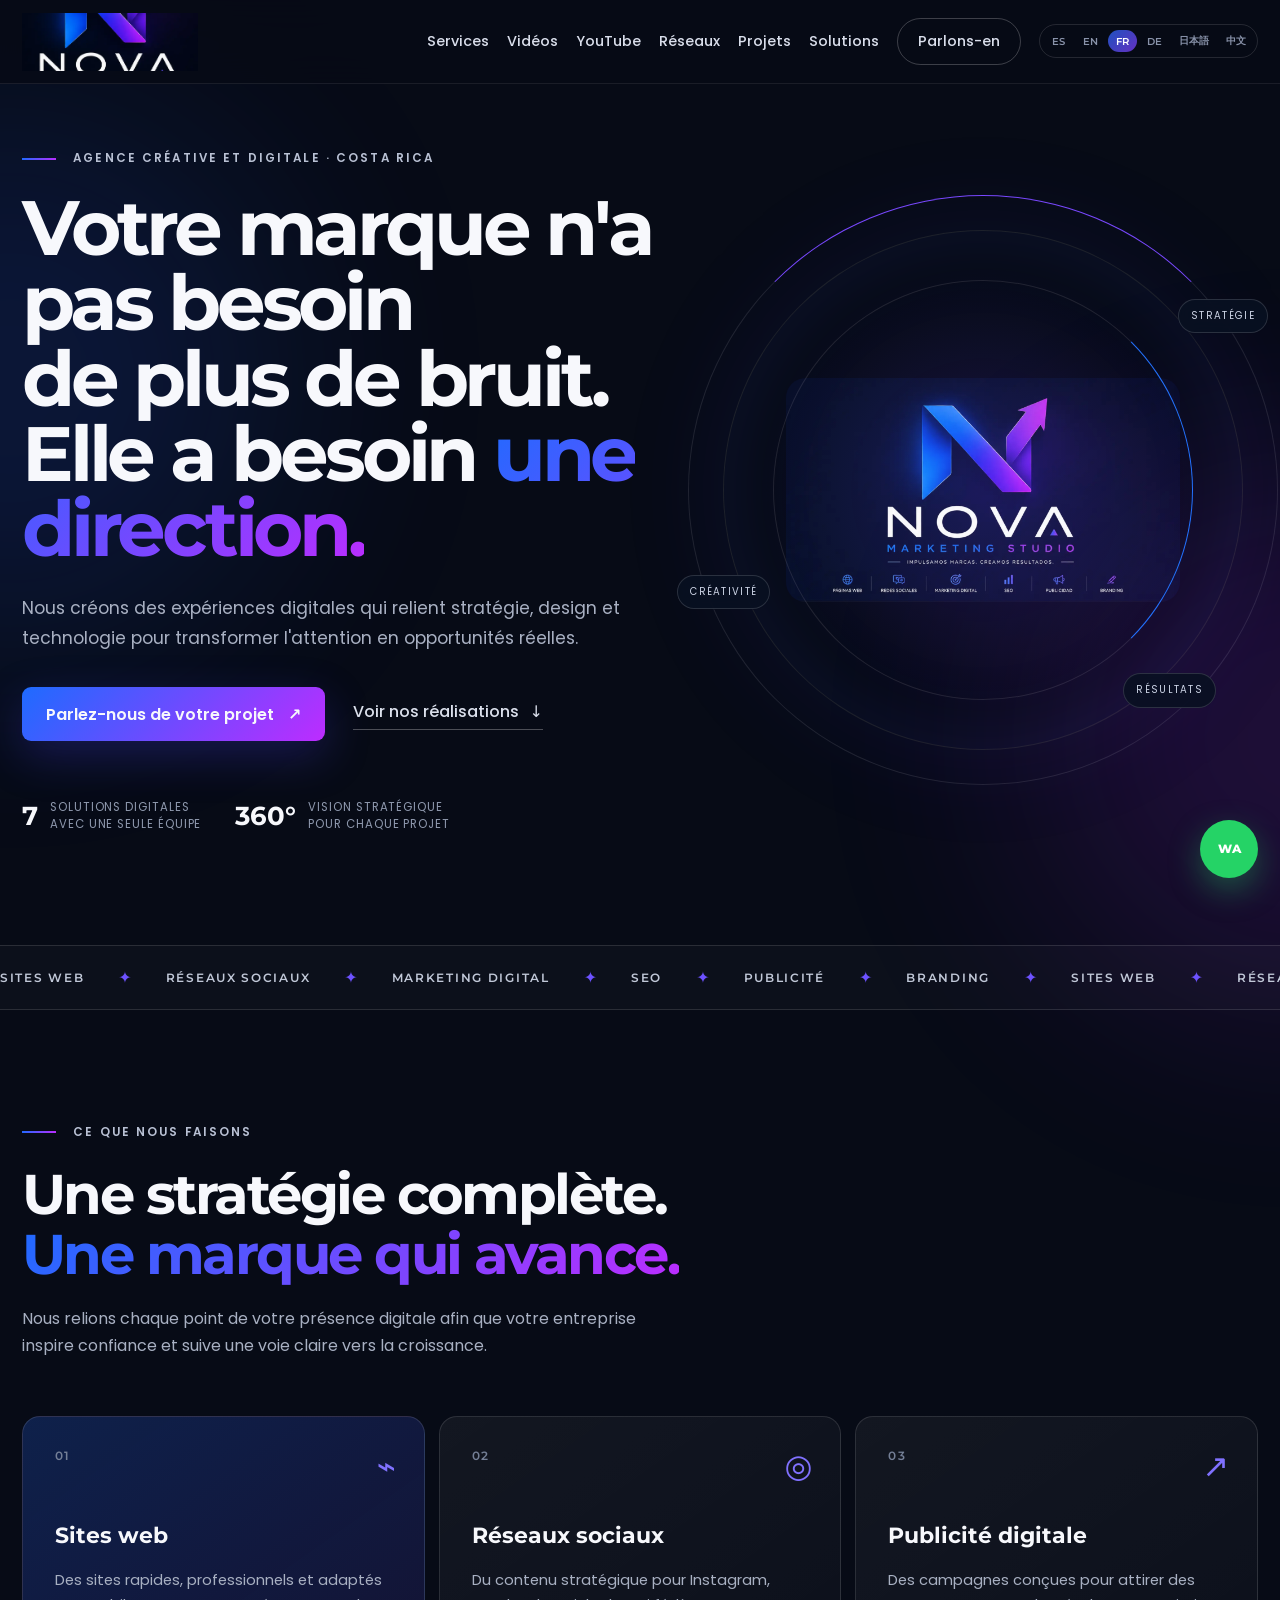
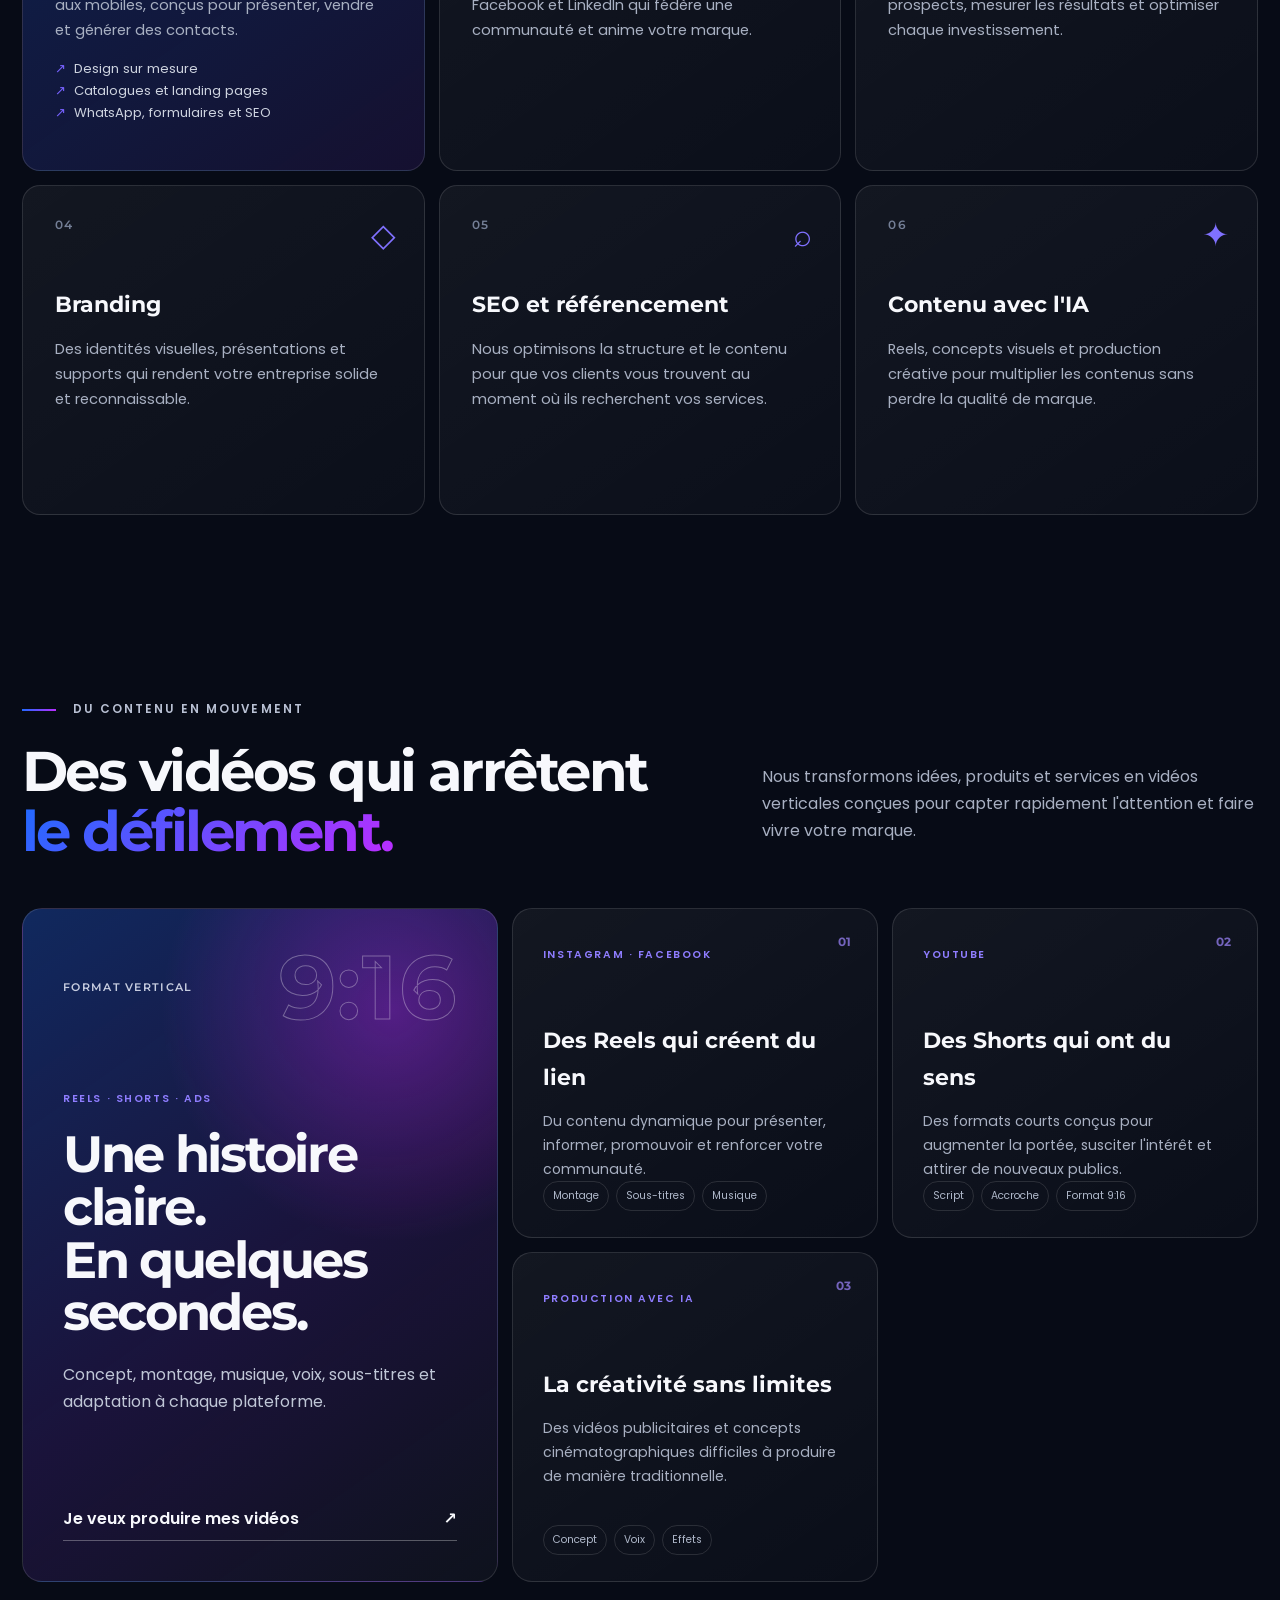
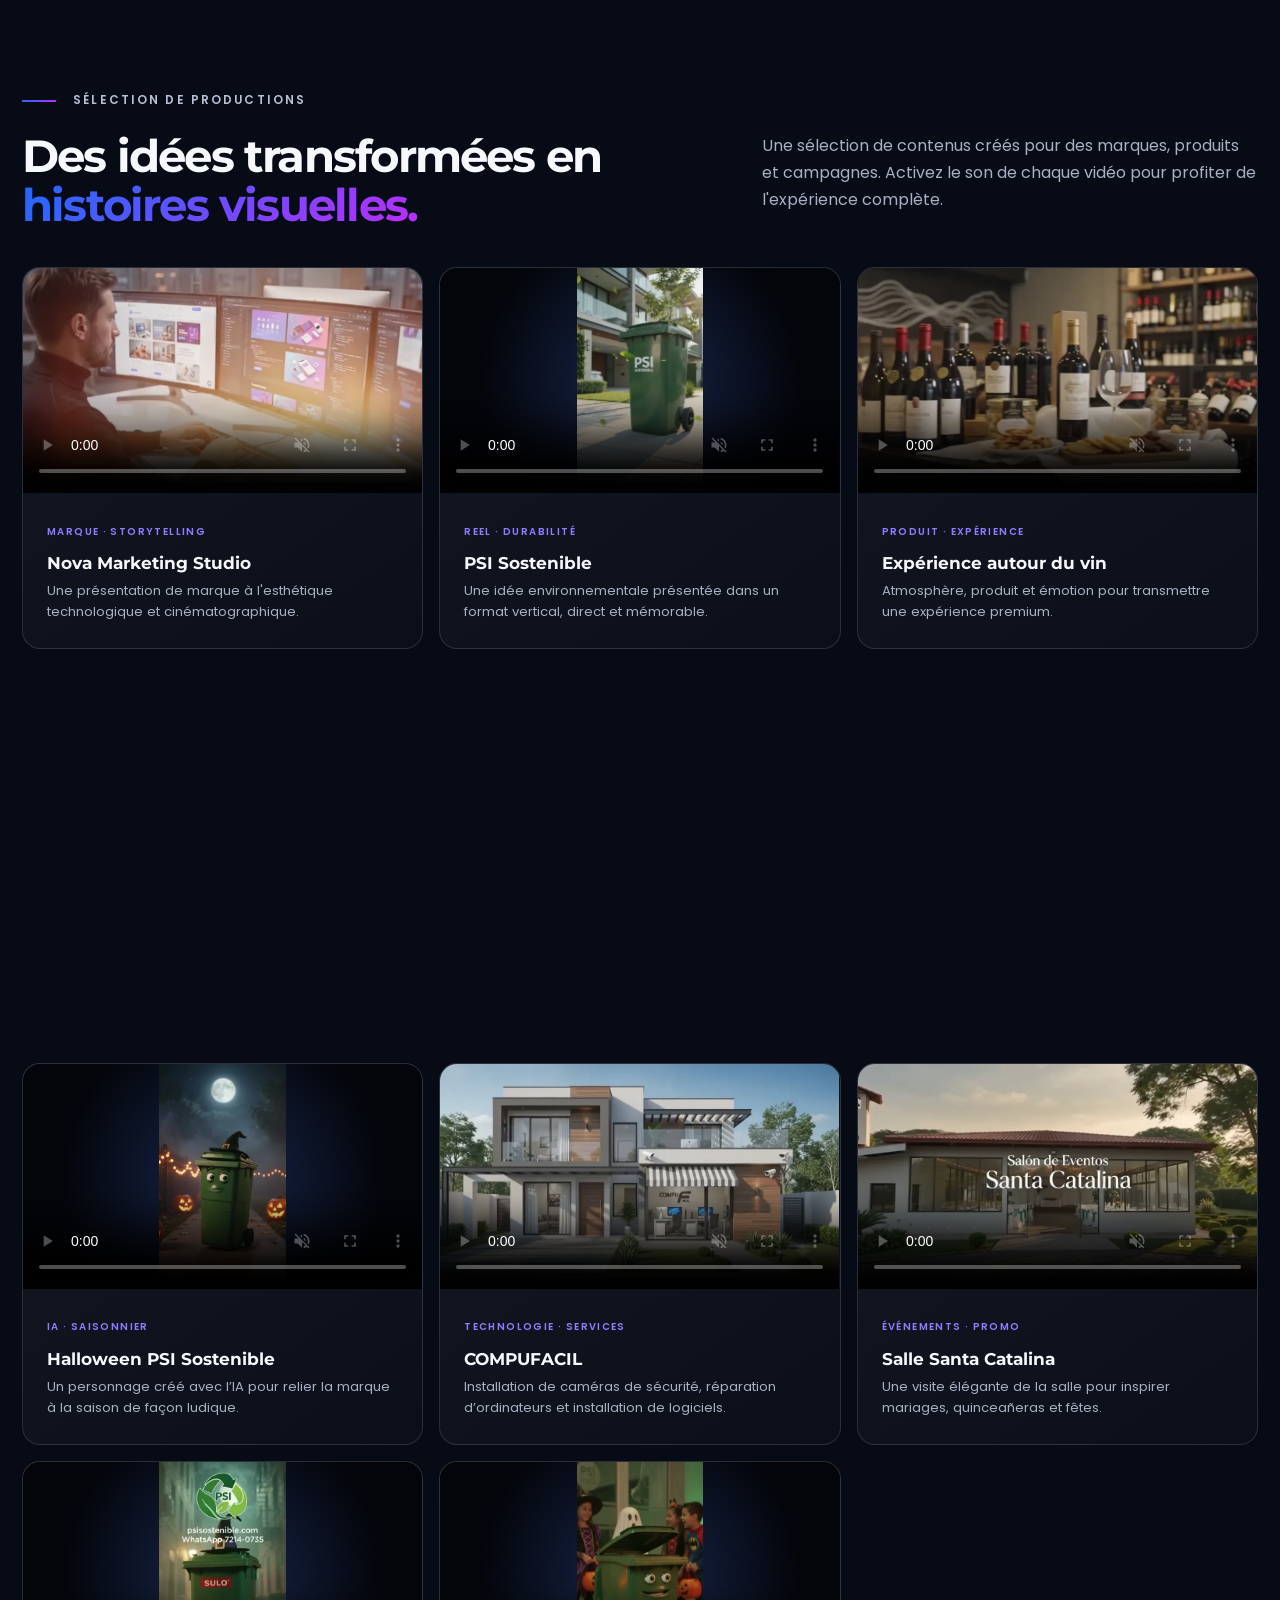
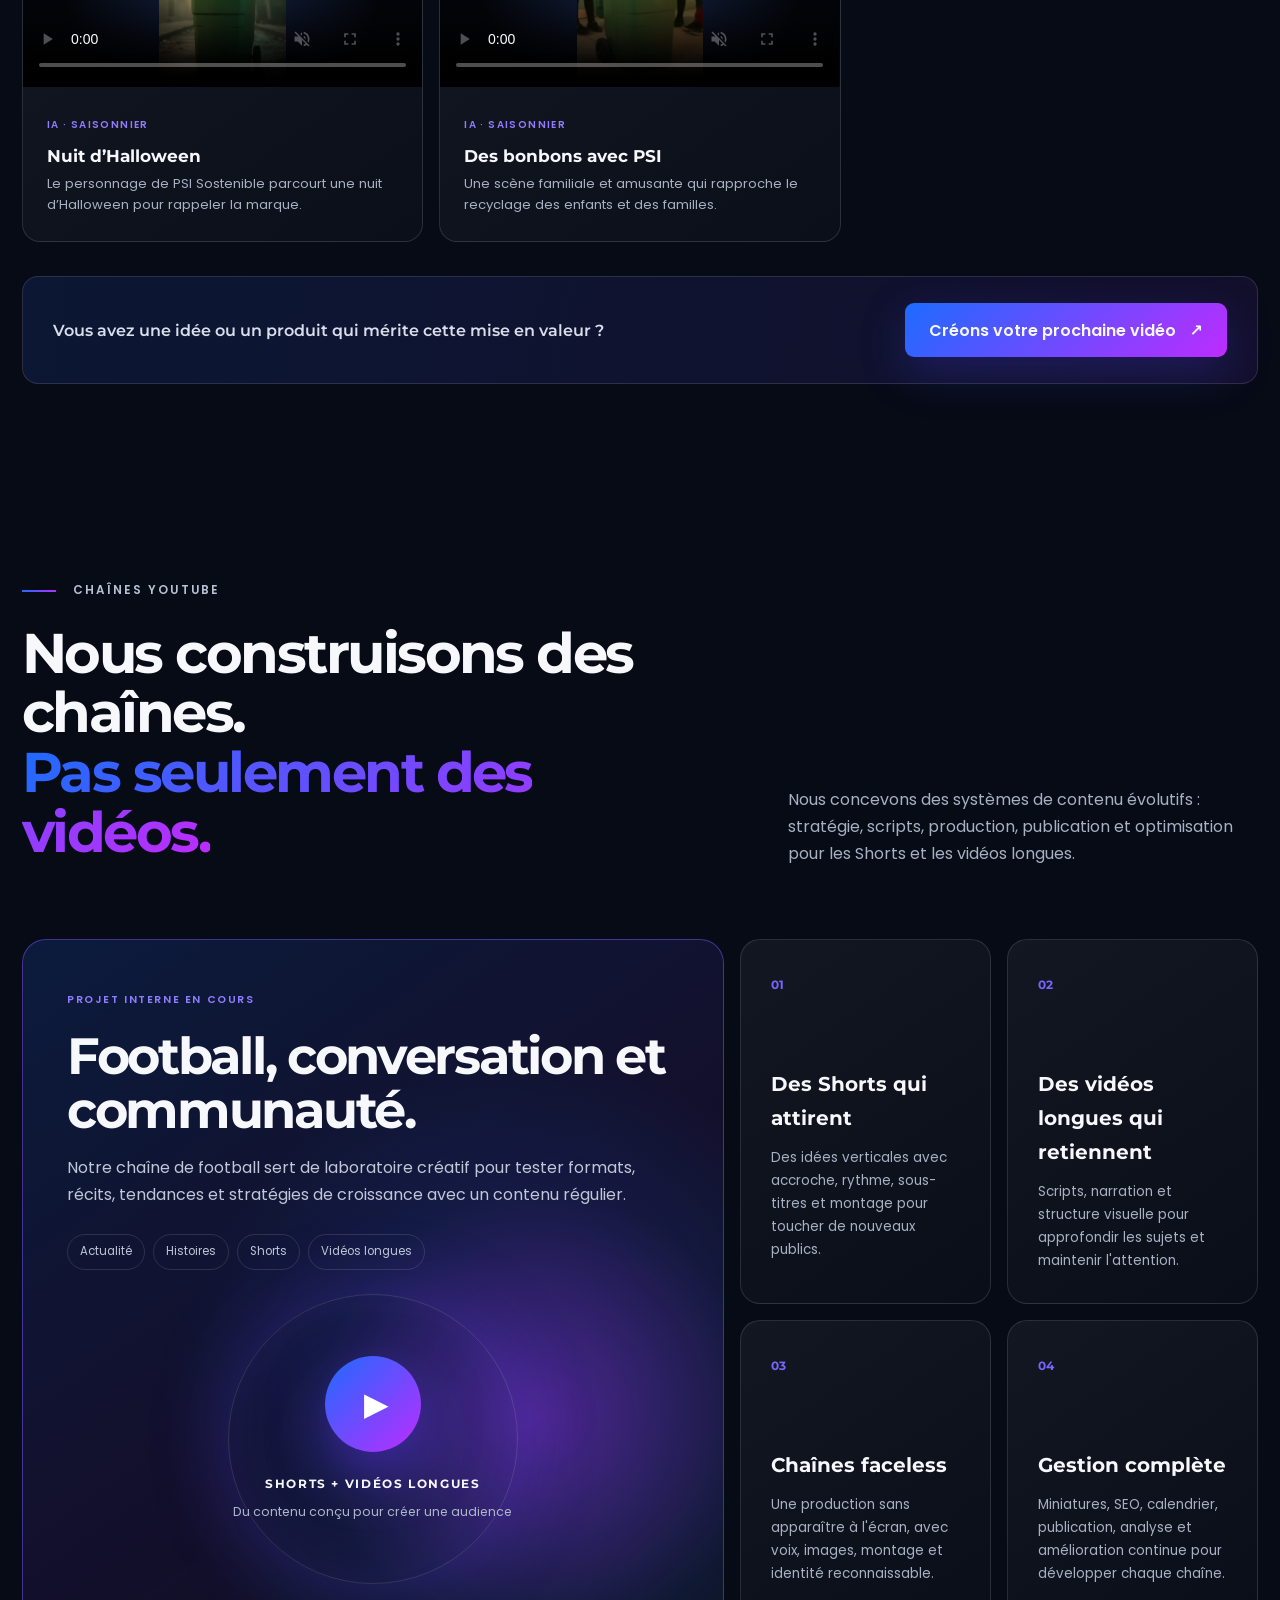
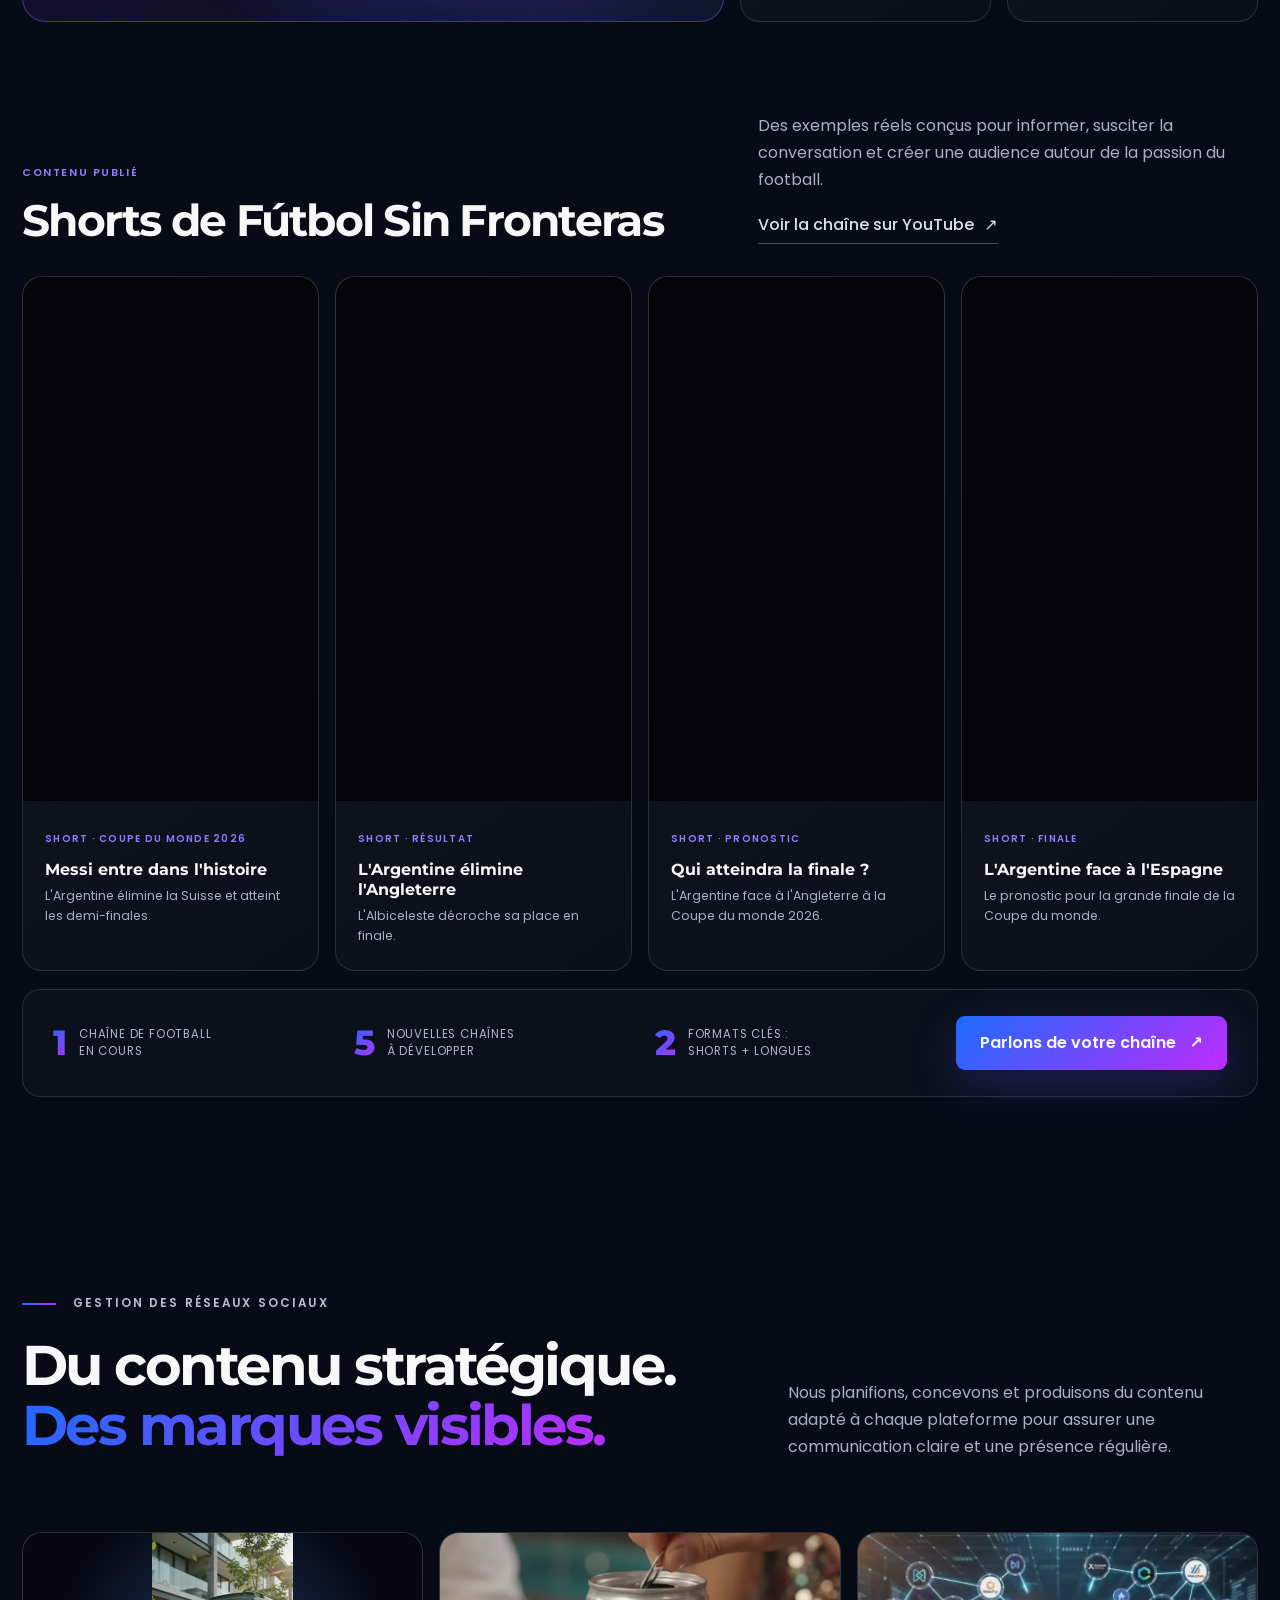
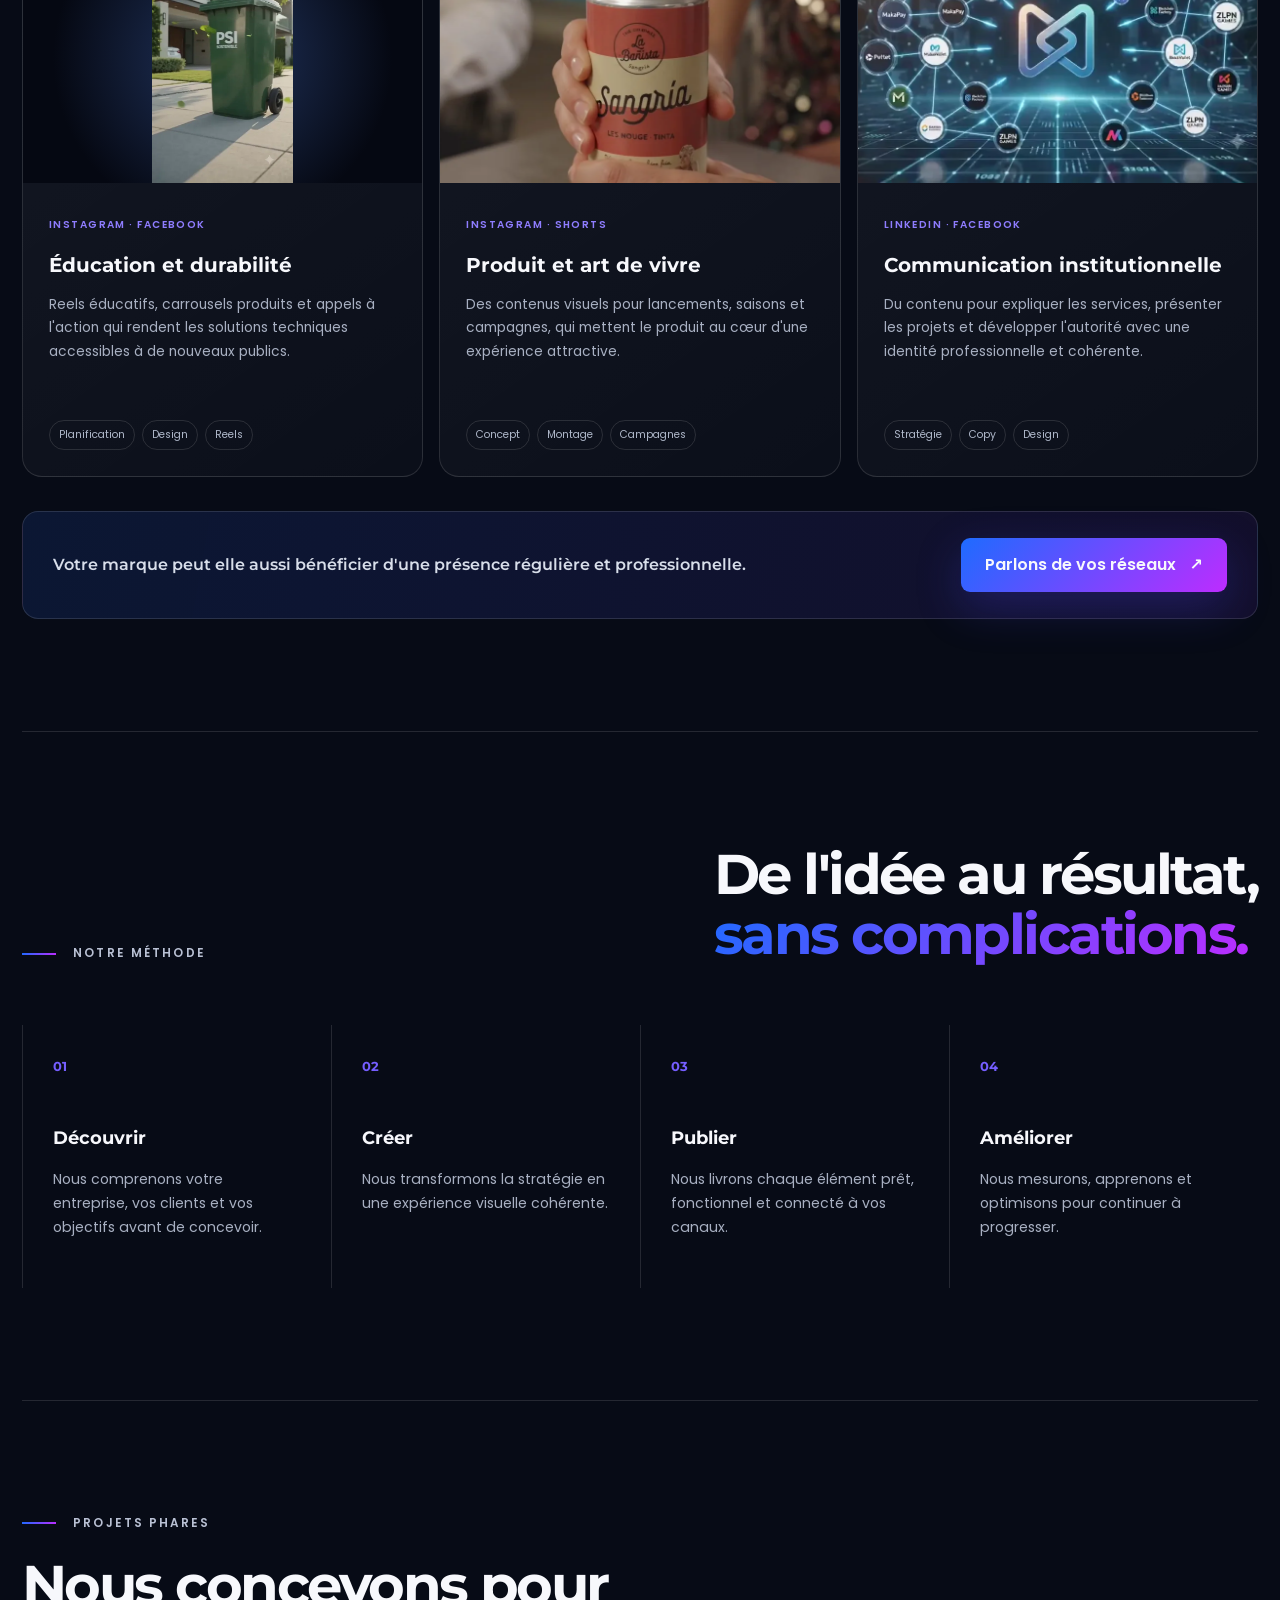
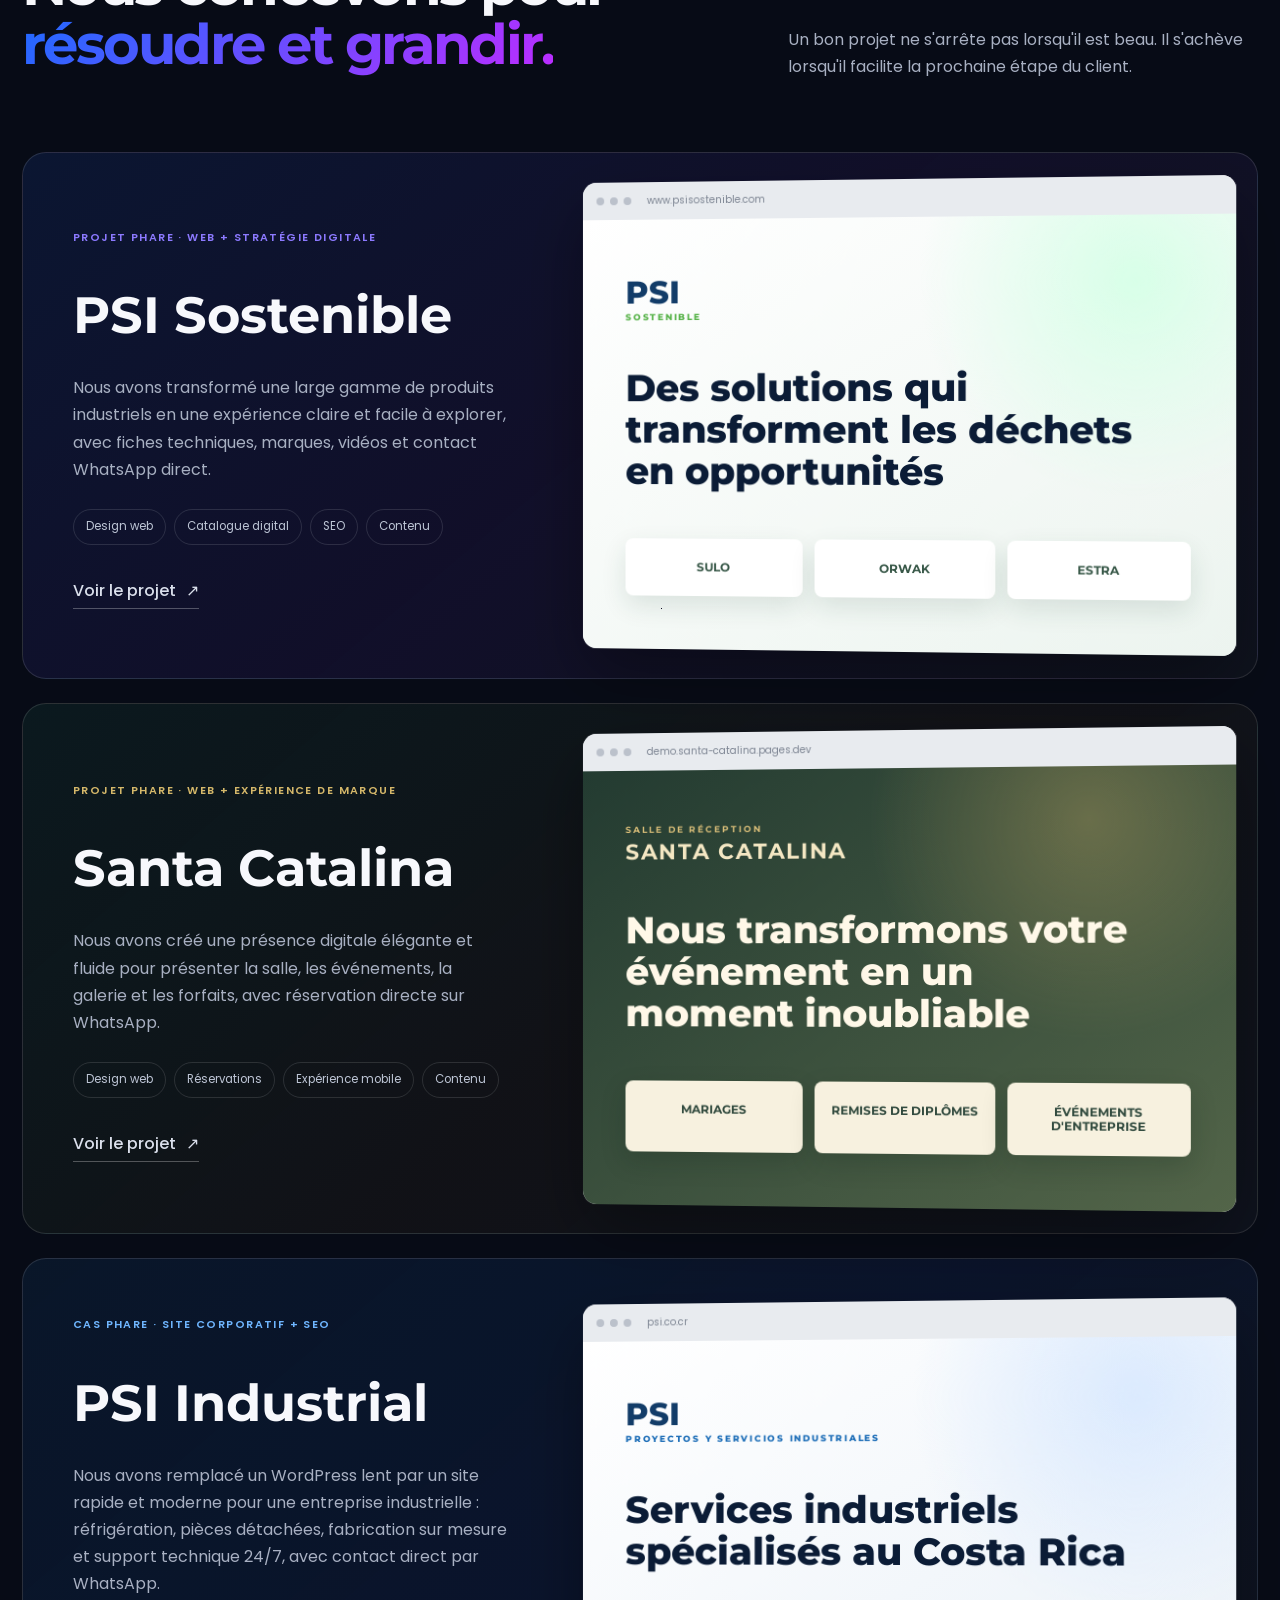
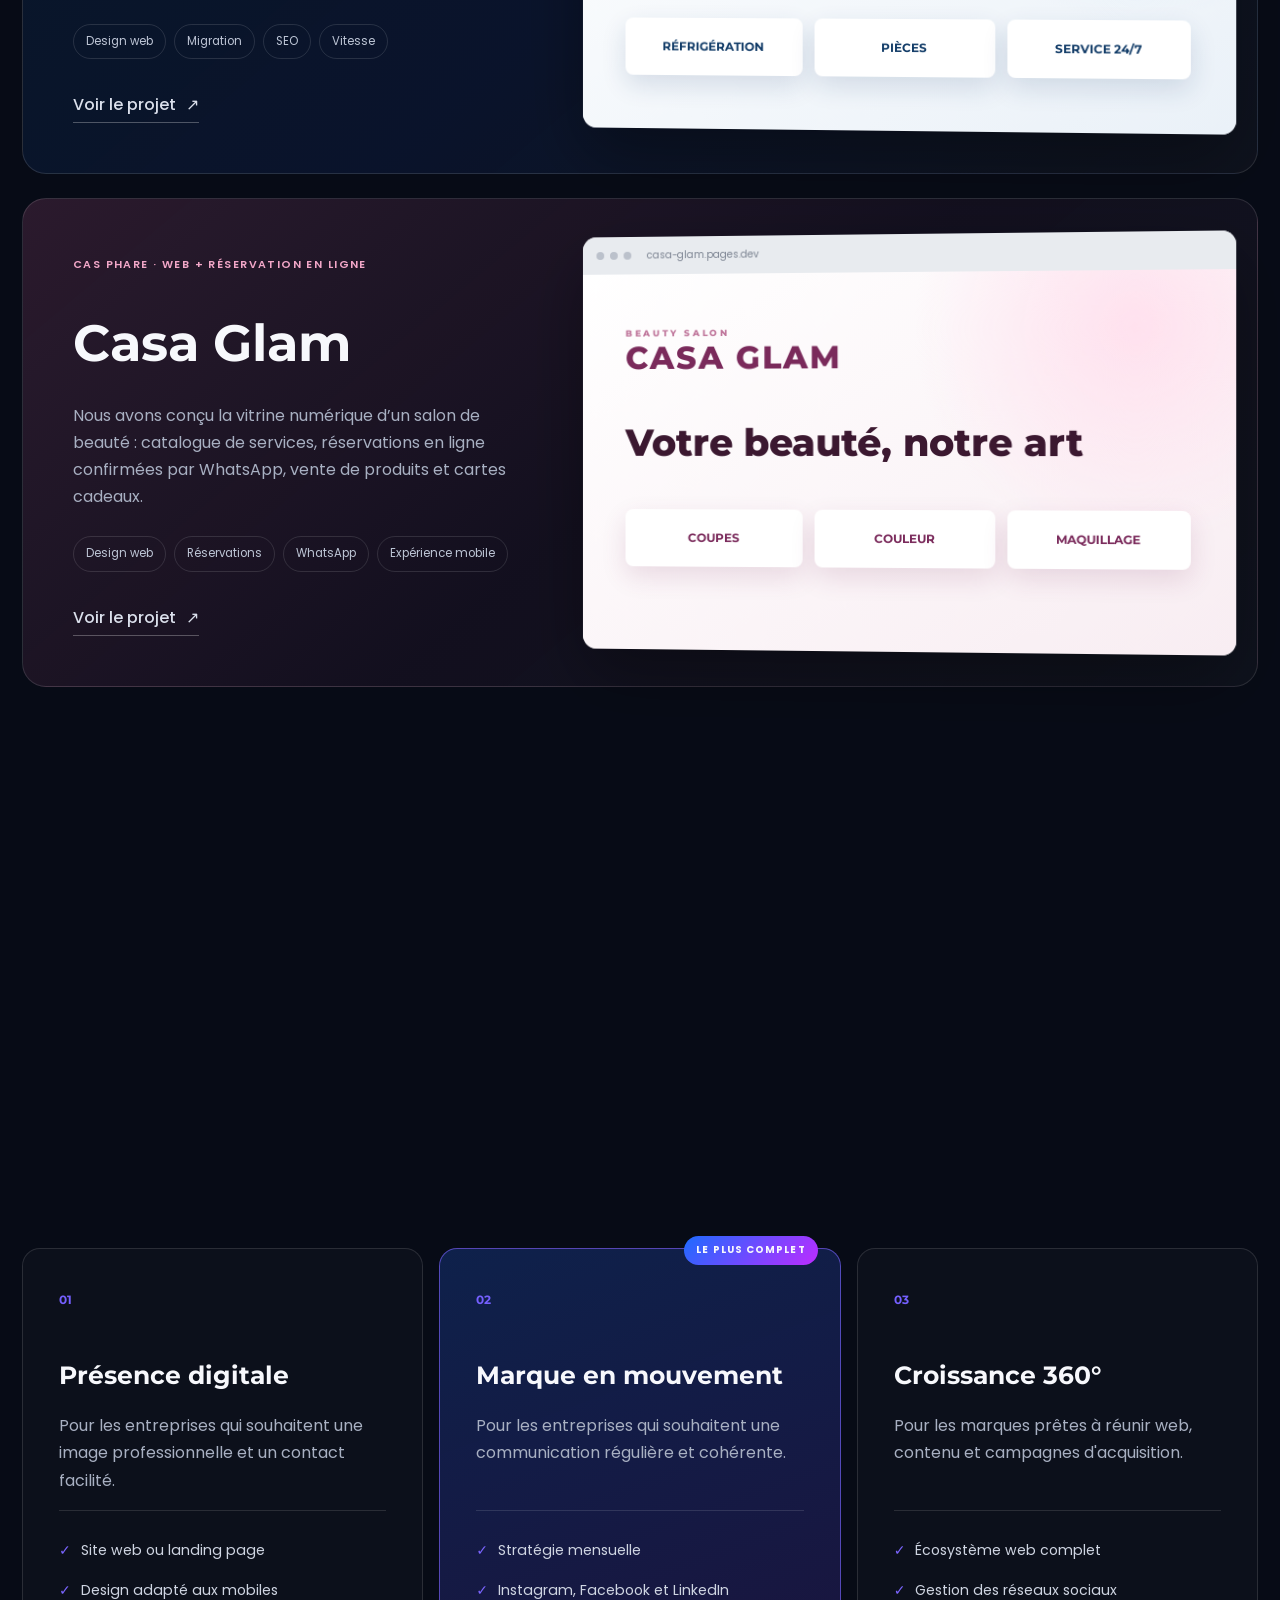
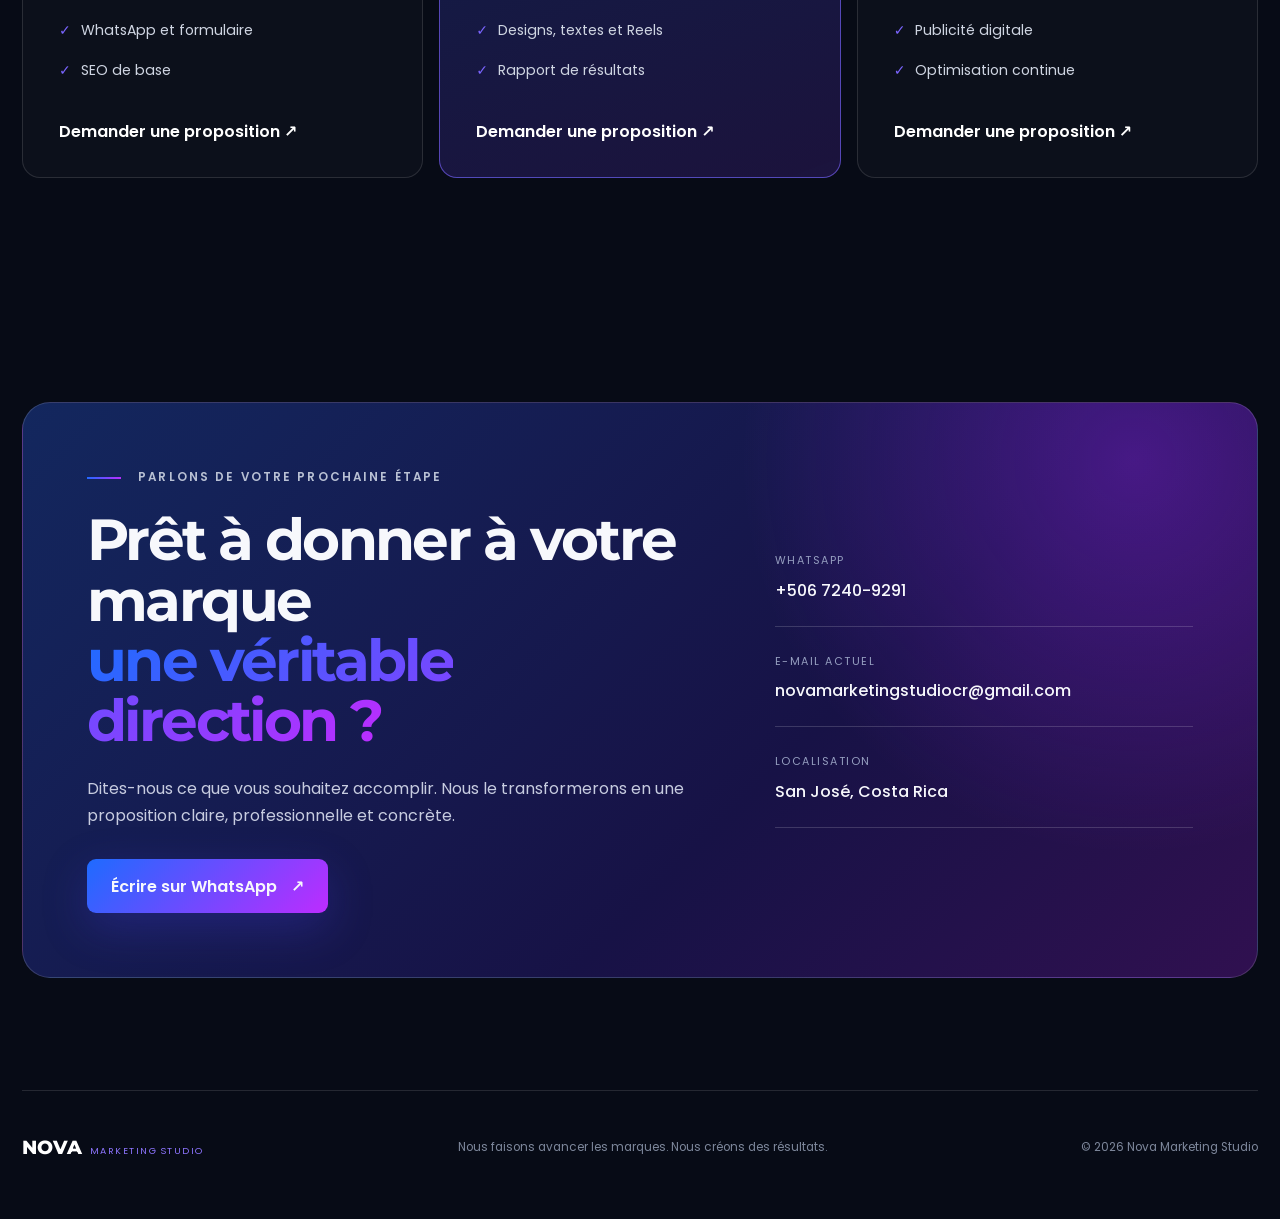
<file: fr/index.html>
<!doctype html>
<html lang="fr">
<head>
  <meta charset="utf-8">
  <meta name="viewport" content="width=device-width, initial-scale=1">
  <title>Nova Marketing Studio | Nous faisons avancer les marques</title>
  <meta name="description" content="Agence créative au Costa Rica : sites web, réseaux sociaux, chaînes YouTube, marketing digital, SEO, branding et contenu avec IA.">
  <meta name="theme-color" content="#070b16">
  <link rel="canonical" href="https://nova-marketing-studio.pages.dev/fr/">
  <link rel="alternate" hreflang="es" href="https://nova-marketing-studio.pages.dev/">
  <link rel="alternate" hreflang="en" href="https://nova-marketing-studio.pages.dev/en/">
  <link rel="alternate" hreflang="fr" href="https://nova-marketing-studio.pages.dev/fr/">
  <link rel="alternate" hreflang="zh-Hans" href="https://nova-marketing-studio.pages.dev/zh/">
  <link rel="alternate" hreflang="de" href="https://nova-marketing-studio.pages.dev/de/">
  <link rel="alternate" hreflang="ja" href="https://nova-marketing-studio.pages.dev/ja/">
  <link rel="alternate" hreflang="x-default" href="https://nova-marketing-studio.pages.dev/">
  <link rel="preconnect" href="https://fonts.googleapis.com">
  <link rel="preconnect" href="https://fonts.gstatic.com" crossorigin>
  <link href="https://fonts.googleapis.com/css2?family=Montserrat:wght@600;700;800&amp;family=Poppins:wght@400;500;600&amp;display=swap" rel="stylesheet">
  <link rel="icon" type="image/svg+xml" href="data:image/svg+xml,%3Csvg%20xmlns='http://www.w3.org/2000/svg'%20viewBox='0%200%2064%2064'%3E%3Cdefs%3E%3ClinearGradient%20id='g'%20x1='0'%20y1='1'%20x2='1'%20y2='0'%3E%3Cstop%20stop-color='%232563eb'/%3E%3Cstop%20offset='1'%20stop-color='%237c3aed'/%3E%3C/linearGradient%3E%3C/defs%3E%3Crect%20width='64'%20height='64'%20rx='14'%20fill='%23070b16'/%3E%3Cpath%20d='M15%2047V17l25%2025V22h-6l12-10%209%2010h-6v25h-8L23%2026v21z'%20fill='url(%23g)'/%3E%3C/svg%3E">
  <link rel="stylesheet" href="../assets/styles.css">

  <!-- Google Search Console: pegar aquí la etiqueta <meta name="google-site-verification" ...> -->
  <meta property="og:type" content="website">
  <meta property="og:site_name" content="Nova Marketing Studio">
  <meta property="og:locale" content="fr_FR">
  <meta property="og:title" content="Nova Marketing Studio | Nous faisons avancer les marques">
  <meta property="og:description" content="Agence créative au Costa Rica : sites web, réseaux sociaux, chaînes YouTube, marketing digital, SEO, branding et contenu avec IA.">
  <meta property="og:url" content="https://nova-marketing-studio.pages.dev/fr/">
  <meta property="og:image" content="https://nova-marketing-studio.pages.dev/assets/og-nova.jpg">
  <meta property="og:image:width" content="1200">
  <meta property="og:image:height" content="630">
  <meta name="twitter:card" content="summary_large_image">
  <script type="application/ld+json">{"@context": "https://schema.org", "@type": "ProfessionalService", "name": "Nova Marketing Studio", "url": "https://nova-marketing-studio.pages.dev/", "logo": "https://nova-marketing-studio.pages.dev/assets/nova-brand-dark.webp", "image": "https://nova-marketing-studio.pages.dev/assets/og-nova.jpg", "slogan": "Impulsamos marcas. Creamos resultados.", "telephone": "+506 7240 9291", "areaServed": "CR", "address": {"@type": "PostalAddress", "addressCountry": "CR"}, "knowsAbout": ["Diseño web", "SEO", "Redes sociales", "Publicidad digital", "Branding", "Videos", "YouTube"], "sameAs": ["https://www.youtube.com/@FutbolSinFronterasTV"]}</script>
</head>
<body>
  <div class="ambient ambient-one"></div>
  <div class="ambient ambient-two"></div>

  <header class="site-header" id="inicio">
    <a class="brand" href="#inicio" aria-label="Nova Marketing Studio, accueil">
      <img src="../assets/nova-brand-dark.webp" alt="Nova Marketing Studio">
    </a>
    <button class="menu-toggle" aria-expanded="false" aria-controls="main-nav" aria-label="Ouvrir le menu">
      <span></span><span></span><span></span>
    </button>
    <nav id="main-nav" aria-label="Navigation principale">
      <a href="#servicios">Services</a>
      <a href="#videos">Vidéos</a>
      <a href="#youtube">YouTube</a>
      <a href="#redes">Réseaux</a>
      <a href="#proyectos">Projets</a>
      <a href="#planes">Solutions</a>
      <a href="#contacto" class="nav-cta">Parlons-en</a>
      <div class="language-switcher" aria-label="Choisir la langue">
<a class="" href="/" lang="es">ES</a><a href="/en/" lang="en" class="">EN</a><a href="/fr/" lang="fr" class="active" aria-current="page">FR</a><a href="/de/" lang="de" class="">DE</a><a href="/ja/" lang="ja" class="">日本語</a><a href="/zh/" lang="zh-Hans" class="">中文</a>
</div>
    </nav>
  </header>

  <main>
    <section class="hero section-pad">
      <div class="hero-copy reveal">
        <p class="eyebrow"><span></span> Agence créative et digitale · Costa Rica</p>
        <h1>Votre marque n'a pas besoin<br>de plus de bruit. Elle a besoin <em>une direction.</em>
</h1>
        <p class="hero-lead">Nous créons des expériences digitales qui relient stratégie, design et technologie pour transformer l'attention en opportunités réelles.</p>
        <div class="hero-actions">
          <a class="button button-primary" href="https://wa.me/50672409291?text=Hola%20Nova%2C%20quiero%20impulsar%20mi%20marca" target="_blank" rel="noopener">Parlez-nous de votre projet <span>↗</span></a>
          <a class="text-link" href="#proyectos">Voir nos réalisations <span>↓</span></a>
        </div>
        <div class="hero-proof">
          <div>
<strong>7</strong><span>solutions digitales<br>avec une seule équipe</span>
</div>
          <div>
<strong>360°</strong><span>vision stratégique<br>pour chaque projet</span>
</div>
        </div>
      </div>
      <div class="hero-visual reveal delay-1" aria-hidden="true">
        <div class="orbit orbit-one"></div>
        <div class="orbit orbit-two"></div>
        <div class="brand-stage">
          <img src="../assets/nova-brand-dark.webp" alt="">
          <div class="stage-chip chip-one">STRATÉGIE</div>
          <div class="stage-chip chip-two">CRÉATIVITÉ</div>
          <div class="stage-chip chip-three">RÉSULTATS</div>
        </div>
      </div>
    </section>

    <section class="marquee" aria-label="Services principaux">
      <div class="marquee-track">
        <span>SITES WEB</span><i>✦</i><span>RÉSEAUX SOCIAUX</span><i>✦</i><span>MARKETING DIGITAL</span><i>✦</i><span>SEO</span><i>✦</i><span>PUBLICITÉ</span><i>✦</i><span>BRANDING</span><i>✦</i>
        <span>SITES WEB</span><i>✦</i><span>RÉSEAUX SOCIAUX</span><i>✦</i><span>MARKETING DIGITAL</span><i>✦</i><span>SEO</span><i>✦</i><span>PUBLICITÉ</span><i>✦</i><span>BRANDING</span><i>✦</i>
      </div>
    </section>

    <section class="services section-pad" id="servicios">
      <div class="section-intro reveal">
        <p class="eyebrow"><span></span> Ce que nous faisons</p>
        <h2>Une stratégie complète.<br><em>Une marque qui avance.</em>
</h2>
        <p>Nous relions chaque point de votre présence digitale afin que votre entreprise inspire confiance et suive une voie claire vers la croissance.</p>
      </div>
      <div class="service-grid">
        <article class="service-card featured reveal">
          <div class="service-number">01</div>
          <div class="service-icon">⌁</div>
          <h3>Sites web</h3>
          <p>Des sites rapides, professionnels et adaptés aux mobiles, conçus pour présenter, vendre et générer des contacts.</p>
          <ul>
<li>Design sur mesure</li>
<li>Catalogues et landing pages</li>
<li>WhatsApp, formulaires et SEO</li>
</ul>
        </article>
        <article class="service-card reveal delay-1">
          <div class="service-number">02</div>
          <div class="service-icon">◎</div>
          <h3>Réseaux sociaux</h3>
          <p>Du contenu stratégique pour Instagram, Facebook et LinkedIn qui fédère une communauté et anime votre marque.</p>
        </article>
        <article class="service-card reveal delay-2">
          <div class="service-number">03</div>
          <div class="service-icon">↗</div>
          <h3>Publicité digitale</h3>
          <p>Des campagnes conçues pour attirer des prospects, mesurer les résultats et optimiser chaque investissement.</p>
        </article>
        <article class="service-card reveal">
          <div class="service-number">04</div>
          <div class="service-icon">◇</div>
          <h3>Branding</h3>
          <p>Des identités visuelles, présentations et supports qui rendent votre entreprise solide et reconnaissable.</p>
        </article>
        <article class="service-card reveal delay-1">
          <div class="service-number">05</div>
          <div class="service-icon">⌕</div>
          <h3>SEO et référencement</h3>
          <p>Nous optimisons la structure et le contenu pour que vos clients vous trouvent au moment où ils recherchent vos services.</p>
        </article>
        <article class="service-card reveal delay-2">
          <div class="service-number">06</div>
          <div class="service-icon">✦</div>
          <h3>Contenu avec l'IA</h3>
          <p>Reels, concepts visuels et production créative pour multiplier les contenus sans perdre la qualité de marque.</p>
        </article>
      </div>
    </section>

    <section class="video-lab section-pad" id="videos">
      <div class="video-lab-head reveal">
        <div>
          <p class="eyebrow"><span></span> Du contenu en mouvement</p>
          <h2>Des vidéos qui arrêtent<br><em>le défilement.</em>
</h2>
        </div>
        <p>Nous transformons idées, produits et services en vidéos verticales conçues pour capter rapidement l'attention et faire vivre votre marque.</p>
      </div>
      <div class="video-grid">
        <article class="format-card format-main reveal">
          <div class="format-top">
<span>FORMAT VERTICAL</span><strong>9:16</strong>
</div>
          <div class="format-copy">
<small>REELS · SHORTS · ADS</small><h3>Une histoire claire.<br>En quelques secondes.</h3>
<p>Concept, montage, musique, voix, sous-titres et adaptation à chaque plateforme.</p>
</div>
          <a href="https://wa.me/50672409291?text=Hola%20Nova%2C%20quiero%20producir%20videos%20para%20mis%20redes" target="_blank" rel="noopener">Je veux produire mes vidéos <span>↗</span></a>
        </article>
        <article class="format-card reveal delay-1">
          <span class="platform-number">01</span>
          <small>INSTAGRAM · FACEBOOK</small>
          <h3>Des Reels qui créent du lien</h3>
          <p>Du contenu dynamique pour présenter, informer, promouvoir et renforcer votre communauté.</p>
          <div class="format-tags">
<span>Montage</span><span>Sous-titres</span><span>Musique</span>
</div>
        </article>
        <article class="format-card reveal delay-2">
          <span class="platform-number">02</span>
          <small>YOUTUBE</small>
          <h3>Des Shorts qui ont du sens</h3>
          <p>Des formats courts conçus pour augmenter la portée, susciter l'intérêt et attirer de nouveaux publics.</p>
          <div class="format-tags">
<span>Script</span><span>Accroche</span><span>Format 9:16</span>
</div>
        </article>
        <article class="format-card reveal delay-3">
          <span class="platform-number">03</span>
          <small>PRODUCTION AVEC IA</small>
          <h3>La créativité sans limites</h3>
          <p>Des vidéos publicitaires et concepts cinématographiques difficiles à produire de manière traditionnelle.</p>
          <div class="format-tags">
<span>Concept</span><span>Voix</span><span>Effets</span>
</div>
        </article>
      </div>

      <div class="showreel-head reveal">
        <div>
          <p class="eyebrow"><span></span> Sélection de productions</p>
          <h3>Des idées transformées en <em>histoires visuelles.</em>
</h3>
        </div>
        <p>Une sélection de contenus créés pour des marques, produits et campagnes. Activez le son de chaque vidéo pour profiter de l'expérience complète.</p>
      </div>
      <div class="showreel-grid">
        <article class="showreel-card reveal">
          <video controls muted playsinline preload="metadata" poster="../assets/posters/nova-estudio-creativo.webp" aria-label="Vidéo de Nova Marketing Studio">
            <source src="../assets/videos/nova-estudio-creativo.mp4" type="video/mp4">
          </source></video>
          <div class="showreel-copy">
<small>MARQUE · STORYTELLING</small><h4>Nova Marketing Studio</h4>
<p>Une présentation de marque à l'esthétique technologique et cinématographique.</p>
</div>
        </article>
        <article class="showreel-card vertical reveal delay-1">
          <video controls muted playsinline preload="metadata" poster="../assets/posters/psi-sostenible-reel.webp" aria-label="Reel de PSI Sostenible">
            <source src="../assets/videos/psi-sostenible-reel.mp4" type="video/mp4">
          </source></video>
          <div class="showreel-copy">
<small>REEL · DURABILITÉ</small><h4>PSI Sostenible</h4>
<p>Une idée environnementale présentée dans un format vertical, direct et mémorable.</p>
</div>
        </article>
        <article class="showreel-card reveal delay-2">
          <video controls muted playsinline preload="metadata" poster="../assets/posters/experiencia-vinos.webp" aria-label="Vidéo d'expérience autour du vin">
            <source src="../assets/videos/experiencia-vinos.mp4" type="video/mp4">
          </source></video>
          <div class="showreel-copy">
<small>PRODUIT · EXPÉRIENCE</small><h4>Expérience autour du vin</h4>
<p>Atmosphère, produit et émotion pour transmettre une expérience premium.</p>
</div>
        </article>
        <article class="showreel-card reveal">
          <video controls muted playsinline preload="metadata" poster="../assets/posters/campana-bebida-social.webp" aria-label="Campagne sociale pour une boisson">
            <source src="../assets/videos/campana-bebida-social.mp4" type="video/mp4">
          </source></video>
          <div class="showreel-copy">
<small>SOCIAL · PRODUIT</small><h4>Campagne pour une boisson</h4>
<p>Un contenu frais conçu pour développer la notoriété et la conversation.</p>
</div>
        </article>
        <article class="showreel-card reveal delay-1">
          <video controls muted playsinline preload="metadata" poster="../assets/posters/tecnologia-con-ia.webp" aria-label="Vidéo technologique créée avec l'intelligence artificielle">
            <source src="../assets/videos/tecnologia-con-ia.mp4" type="video/mp4">
          </source></video>
          <div class="showreel-copy">
<small>TECHNOLOGIE · IA</small><h4>Univers digital</h4>
<p>Des visuels à fort impact pour expliquer l'innovation et relier les idées.</p>
</div>
        </article>
        <article class="showreel-card reveal delay-2">
          <video controls muted playsinline preload="metadata" poster="../assets/posters/historia-automotriz.webp" aria-label="Vidéo d'histoire automobile">
            <source src="../assets/videos/historia-automotriz.mp4" type="video/mp4">
          </source></video>
          <div class="showreel-copy">
<small>CONCEPT · AUTOMOBILE</small><h4>Histoires sur roues</h4>
<p>Un récit visuel qui mêle nostalgie, mouvement et personnalité.</p>
</div>
        </article>
        <article class="showreel-card vertical reveal">
          <video controls muted playsinline preload="metadata" poster="../assets/posters/halloween-psi-sostenible.webp" aria-label="Vidéo d’Halloween pour PSI Sostenible">
            <source src="../assets/videos/halloween-psi-sostenible.mp4" type="video/mp4">
          </video>
          <div class="showreel-copy"><small>IA · SAISONNIER</small><h4>Halloween PSI Sostenible</h4><p>Un personnage créé avec l’IA pour relier la marque à la saison de façon ludique.</p></div>
        </article>
        <article class="showreel-card reveal delay-1">
          <video controls muted playsinline preload="metadata" poster="../assets/posters/compufacil.webp" aria-label="Vidéo de COMPUFACIL">
            <source src="../assets/videos/compufacil.mp4" type="video/mp4">
          </video>
          <div class="showreel-copy"><small>TECHNOLOGIE · SERVICES</small><h4>COMPUFACIL</h4><p>Installation de caméras de sécurité, réparation d’ordinateurs et installation de logiciels.</p></div>
        </article>
        <article class="showreel-card reveal">
          <video controls muted playsinline preload="metadata" poster="../assets/posters/santa-catalina-eventos.webp" aria-label="Vidéo promotionnelle de la salle Santa Catalina">
            <source src="../assets/videos/santa-catalina-eventos.mp4" type="video/mp4">
          </video>
          <div class="showreel-copy"><small>ÉVÉNEMENTS · PROMO</small><h4>Salle Santa Catalina</h4><p>Une visite élégante de la salle pour inspirer mariages, quinceañeras et fêtes.</p></div>
        </article>
        <article class="showreel-card vertical reveal delay-1">
          <video controls muted playsinline preload="metadata" poster="../assets/posters/halloween-psi-calle.webp" aria-label="Vidéo nocturne d’Halloween pour PSI Sostenible">
            <source src="../assets/videos/halloween-psi-calle.mp4" type="video/mp4">
          </video>
          <div class="showreel-copy"><small>IA · SAISONNIER</small><h4>Nuit d’Halloween</h4><p>Le personnage de PSI Sostenible parcourt une nuit d’Halloween pour rappeler la marque.</p></div>
        </article>
        <article class="showreel-card vertical reveal delay-2">
          <video controls muted playsinline preload="metadata" poster="../assets/posters/halloween-psi-ninos.webp" aria-label="Vidéo d’Halloween avec des enfants pour PSI Sostenible">
            <source src="../assets/videos/halloween-psi-ninos.mp4" type="video/mp4">
          </video>
          <div class="showreel-copy"><small>IA · SAISONNIER</small><h4>Des bonbons avec PSI</h4><p>Une scène familiale et amusante qui rapproche le recyclage des enfants et des familles.</p></div>
        </article>
      </div>
      <div class="showreel-cta reveal">
        <p>Vous avez une idée ou un produit qui mérite cette mise en valeur ?</p>
        <a class="button button-primary" href="https://wa.me/50672409291?text=Hola%20Nova%2C%20quiero%20crear%20un%20video%20para%20mi%20marca" target="_blank" rel="noopener">Créons votre prochaine vidéo <span>↗</span></a>
      </div>
    </section>

    <section class="youtube-studio section-pad" id="youtube">
      <div class="section-intro split reveal">
        <div>
<p class="eyebrow"><span></span> Chaînes YouTube</p>
<h2>Nous construisons des chaînes.<br><em>Pas seulement des vidéos.</em>
</h2>
</div>
        <p>Nous concevons des systèmes de contenu évolutifs : stratégie, scripts, production, publication et optimisation pour les Shorts et les vidéos longues.</p>
      </div>
      <div class="youtube-overview">
        <article class="youtube-feature reveal">
          <div class="youtube-feature-copy">
            <small>PROJET INTERNE EN COURS</small>
            <h3>Football, conversation et communauté.</h3>
            <p>Notre chaîne de football sert de laboratoire créatif pour tester formats, récits, tendances et stratégies de croissance avec un contenu régulier.</p>
            <div class="tag-row">
<span>Actualité</span><span>Histoires</span><span>Shorts</span><span>Vidéos longues</span>
</div>
          </div>
          <div class="youtube-visual" aria-hidden="true">
            <div class="youtube-orbit"></div>
            <div class="play-mark">▶</div>
            <b>SHORTS + VIDÉOS LONGUES</b>
            <span>Du contenu conçu pour créer une audience</span>
          </div>
        </article>
        <div class="youtube-capabilities">
          <article class="youtube-card reveal"><span>01</span><h3>Des Shorts qui attirent</h3>
<p>Des idées verticales avec accroche, rythme, sous-titres et montage pour toucher de nouveaux publics.</p></article>
          <article class="youtube-card reveal delay-1"><span>02</span><h3>Des vidéos longues qui retiennent</h3>
<p>Scripts, narration et structure visuelle pour approfondir les sujets et maintenir l'attention.</p></article>
          <article class="youtube-card reveal delay-2"><span>03</span><h3>Chaînes faceless</h3>
<p>Une production sans apparaître à l'écran, avec voix, images, montage et identité reconnaissable.</p></article>
          <article class="youtube-card reveal delay-3"><span>04</span><h3>Gestion complète</h3>
<p>Miniatures, SEO, calendrier, publication, analyse et amélioration continue pour développer chaque chaîne.</p></article>
        </div>
      </div>
      <div class="youtube-portfolio-head reveal">
        <div>
<small>CONTENU PUBLIÉ</small><h3>Shorts de Fútbol Sin Fronteras</h3>
</div>
        <div>
<p>Des exemples réels conçus pour informer, susciter la conversation et créer une audience autour de la passion du football.</p>
<a class="text-link" href="https://www.youtube.com/@FutbolSinFronterasTV" target="_blank" rel="noopener">Voir la chaîne sur YouTube <span>↗</span></a>
</div>
      </div>
      <div class="youtube-shorts-grid">
        <article class="youtube-short reveal">
          <iframe src="https://www.youtube-nocookie.com/embed/4aHSxVU0PXg" title="Messi hace historia: Argentina en semifinales" loading="lazy" allow="accelerometer; autoplay; clipboard-write; encrypted-media; gyroscope; picture-in-picture; web-share" allowfullscreen></iframe>
          <div>
<small>SHORT · COUPE DU MONDE 2026</small><h4>Messi entre dans l'histoire</h4>
<p>L'Argentine élimine la Suisse et atteint les demi-finales.</p>
</div>
        </article>
        <article class="youtube-short reveal delay-1">
          <iframe src="https://www.youtube-nocookie.com/embed/egiSXJBO6AU" title="Argentina elimina a Inglaterra" loading="lazy" allow="accelerometer; autoplay; clipboard-write; encrypted-media; gyroscope; picture-in-picture; web-share" allowfullscreen></iframe>
          <div>
<small>SHORT · RÉSULTAT</small><h4>L'Argentine élimine l'Angleterre</h4>
<p>L'Albiceleste décroche sa place en finale.</p>
</div>
        </article>
        <article class="youtube-short reveal delay-2">
          <iframe src="https://www.youtube-nocookie.com/embed/ZM1euYjRQYs" title="Argentina contra Inglaterra: quién llegará a la final" loading="lazy" allow="accelerometer; autoplay; clipboard-write; encrypted-media; gyroscope; picture-in-picture; web-share" allowfullscreen></iframe>
          <div>
<small>SHORT · PRONOSTIC</small><h4>Qui atteindra la finale ?</h4>
<p>L'Argentine face à l'Angleterre à la Coupe du monde 2026.</p>
</div>
        </article>
        <article class="youtube-short reveal delay-3">
          <iframe src="https://www.youtube-nocookie.com/embed/JiclaM4VpYQ" title="Argentina contra España: final del Mundial" loading="lazy" allow="accelerometer; autoplay; clipboard-write; encrypted-media; gyroscope; picture-in-picture; web-share" allowfullscreen></iframe>
          <div>
<small>SHORT · FINALE</small><h4>L'Argentine face à l'Espagne</h4>
<p>Le pronostic pour la grande finale de la Coupe du monde.</p>
</div>
        </article>
      </div>
      <div class="channel-roadmap reveal">
        <div>
<strong>1</strong><span>chaîne de football<br>en cours</span>
</div>
        <div>
<strong>5</strong><span>nouvelles chaînes<br>à développer</span>
</div>
        <div>
<strong>2</strong><span>formats clés :<br>Shorts + longues</span>
</div>
        <a class="button button-primary" href="https://wa.me/50672409291?text=Hola%20Nova%2C%20quiero%20crear%20o%20hacer%20crecer%20un%20canal%20de%20YouTube" target="_blank" rel="noopener">Parlons de votre chaîne <span>↗</span></a>
      </div>
    </section>

    <section class="social-work section-pad" id="redes">
      <div class="section-intro split reveal">
        <div>
<p class="eyebrow"><span></span> Gestion des réseaux sociaux</p>
<h2>Du contenu stratégique.<br><em>Des marques visibles.</em>
</h2>
</div>
        <p>Nous planifions, concevons et produisons du contenu adapté à chaque plateforme pour assurer une communication claire et une présence régulière.</p>
      </div>
      <div class="social-work-grid">
        <article class="social-case reveal">
          <img src="../assets/posters/psi-sostenible-reel.webp" alt="Exemple de contenu pour PSI Sostenible" loading="lazy">
          <div class="social-case-copy">
<small>INSTAGRAM · FACEBOOK</small><h3>Éducation et durabilité</h3>
<p>Reels éducatifs, carrousels produits et appels à l'action qui rendent les solutions techniques accessibles à de nouveaux publics.</p>
<div class="format-tags static">
<span>Planification</span><span>Design</span><span>Reels</span>
</div>
</div>
        </article>
        <article class="social-case reveal delay-1">
          <img src="../assets/posters/campana-bebida-social.webp" alt="Exemple de campagne pour une boisson" loading="lazy">
          <div class="social-case-copy">
<small>INSTAGRAM · SHORTS</small><h3>Produit et art de vivre</h3>
<p>Des contenus visuels pour lancements, saisons et campagnes, qui mettent le produit au cœur d'une expérience attractive.</p>
<div class="format-tags static">
<span>Concept</span><span>Montage</span><span>Campagnes</span>
</div>
</div>
        </article>
        <article class="social-case reveal delay-2">
          <img src="../assets/posters/tecnologia-con-ia.webp" alt="Exemple de communication technologique et institutionnelle" loading="lazy">
          <div class="social-case-copy">
<small>LINKEDIN · FACEBOOK</small><h3>Communication institutionnelle</h3>
<p>Du contenu pour expliquer les services, présenter les projets et développer l'autorité avec une identité professionnelle et cohérente.</p>
<div class="format-tags static">
<span>Stratégie</span><span>Copy</span><span>Design</span>
</div>
</div>
        </article>
      </div>
      <div class="showreel-cta reveal">
        <p>Votre marque peut elle aussi bénéficier d'une présence régulière et professionnelle.</p>
        <a class="button button-primary" href="https://wa.me/50672409291?text=Hola%20Nova%2C%20quiero%20informaci%C3%B3n%20sobre%20manejo%20de%20redes%20sociales" target="_blank" rel="noopener">Parlons de vos réseaux <span>↗</span></a>
      </div>
    </section>

    <section class="process section-pad">
      <div class="process-head reveal">
        <p class="eyebrow"><span></span> Notre méthode</p>
        <h2>De l'idée au résultat,<br><em>sans complications.</em>
</h2>
      </div>
      <div class="process-steps">
        <article class="reveal"><b>01</b><h3>Découvrir</h3>
<p>Nous comprenons votre entreprise, vos clients et vos objectifs avant de concevoir.</p></article>
        <article class="reveal delay-1"><b>02</b><h3>Créer</h3>
<p>Nous transformons la stratégie en une expérience visuelle cohérente.</p></article>
        <article class="reveal delay-2"><b>03</b><h3>Publier</h3>
<p>Nous livrons chaque élément prêt, fonctionnel et connecté à vos canaux.</p></article>
        <article class="reveal delay-3"><b>04</b><h3>Améliorer</h3>
<p>Nous mesurons, apprenons et optimisons pour continuer à progresser.</p></article>
      </div>
    </section>

    <section class="projects section-pad" id="proyectos">
      <div class="section-intro split reveal">
        <div>
<p class="eyebrow"><span></span> Projets phares</p>
<h2>Nous concevons pour<br><em>résoudre et grandir.</em>
</h2>
</div>
        <p>Un bon projet ne s'arrête pas lorsqu'il est beau. Il s'achève lorsqu'il facilite la prochaine étape du client.</p>
      </div>
      <article class="project-feature reveal">
        <div class="project-copy">
          <span class="case-label">PROJET PHARE · WEB + STRATÉGIE DIGITALE</span>
          <h3>PSI Sostenible</h3>
          <p>Nous avons transformé une large gamme de produits industriels en une expérience claire et facile à explorer, avec fiches techniques, marques, vidéos et contact WhatsApp direct.</p>
          <div class="tag-row">
<span>Design web</span><span>Catalogue digital</span><span>SEO</span><span>Contenu</span>
</div>
          <a class="text-link light" href="https://www.psisostenible.com/" target="_blank" rel="noopener">Voir le projet <span>↗</span></a>
        </div>
        <div class="project-preview">
          <div class="browser-bar">
<i></i><i></i><i></i><span>www.psisostenible.com</span>
</div>
          <div class="preview-canvas">
            <div class="preview-logo">PSI <small>SOSTENIBLE</small>
</div>
            <h4>Des solutions qui transforment les déchets en opportunités</h4>
            <div class="preview-products">
<div>SULO</div>
<div>ORWAK</div>
<div>ESTRA</div>
</div>
          </div>
        </div>
      </article>
      <article class="project-feature event-feature reveal">
        <div class="project-copy">
          <span class="case-label">PROJET PHARE · WEB + EXPÉRIENCE DE MARQUE</span>
          <h3>Santa Catalina</h3>
          <p>Nous avons créé une présence digitale élégante et fluide pour présenter la salle, les événements, la galerie et les forfaits, avec réservation directe sur WhatsApp.</p>
          <div class="tag-row">
<span>Design web</span><span>Réservations</span><span>Expérience mobile</span><span>Contenu</span>
</div>
          <a class="text-link light" href="https://demo.santa-catalina.pages.dev/" target="_blank" rel="noopener">Voir le projet <span>↗</span></a>
        </div>
        <div class="project-preview event-preview">
          <div class="browser-bar">
<i></i><i></i><i></i><span>demo.santa-catalina.pages.dev</span>
</div>
          <div class="preview-canvas event-canvas">
            <div class="event-logo">
<small>SALLE DE RÉCEPTION</small>SANTA CATALINA</div>
            <h4>Nous transformons votre événement en un moment inoubliable</h4>
            <div class="preview-products event-services">
<div>MARIAGES</div>
<div>REMISES DE DIPLÔMES</div>
<div>ÉVÉNEMENTS D'ENTREPRISE</div>
</div>
          </div>
        </div>
      </article>

      <article class="project-feature industrial-feature reveal">
        <div class="project-copy">
          <span class="case-label">CAS PHARE · SITE CORPORATIF + SEO</span>
          <h3>PSI Industrial</h3>
          <p>Nous avons remplacé un WordPress lent par un site rapide et moderne pour une entreprise industrielle : réfrigération, pièces détachées, fabrication sur mesure et support technique 24/7, avec contact direct par WhatsApp.</p>
          <div class="tag-row"><span>Design web</span><span>Migration</span><span>SEO</span><span>Vitesse</span></div>
          <a class="text-link light" href="https://psi.co.cr/" target="_blank" rel="noopener">Voir le projet <span>↗</span></a>
        </div>
        <div class="project-preview industrial-preview">
          <div class="browser-bar"><i></i><i></i><i></i><span>psi.co.cr</span></div>
          <div class="preview-canvas industrial-canvas">
            <div class="preview-logo">PSI <small>PROYECTOS Y SERVICIOS INDUSTRIALES</small></div>
            <h4>Services industriels spécialisés au Costa Rica</h4>
            <div class="preview-products"><div>RÉFRIGÉRATION</div><div>PIÈCES</div><div>SERVICE 24/7</div></div>
          </div>
        </div>
      </article>
      <article class="project-feature glam-feature reveal">
        <div class="project-copy">
          <span class="case-label">CAS PHARE · WEB + RÉSERVATION EN LIGNE</span>
          <h3>Casa Glam</h3>
          <p>Nous avons conçu la vitrine numérique d’un salon de beauté : catalogue de services, réservations en ligne confirmées par WhatsApp, vente de produits et cartes cadeaux.</p>
          <div class="tag-row"><span>Design web</span><span>Réservations</span><span>WhatsApp</span><span>Expérience mobile</span></div>
          <a class="text-link light" href="https://casa-glam.pages.dev/" target="_blank" rel="noopener">Voir le projet <span>↗</span></a>
        </div>
        <div class="project-preview glam-preview">
          <div class="browser-bar"><i></i><i></i><i></i><span>casa-glam.pages.dev</span></div>
          <div class="preview-canvas glam-canvas">
            <div class="glam-logo"><small>BEAUTY SALON</small>CASA GLAM</div>
            <h4>Votre beauté, notre art</h4>
            <div class="preview-products glam-services"><div>COUPES</div><div>COULEUR</div><div>MAQUILLAGE</div></div>
          </div>
        </div>
      </article>
    </section>

    <section class="solutions section-pad" id="planes">
      <div class="section-intro reveal">
        <p class="eyebrow"><span></span> Des solutions pour avancer</p>
        <h2>Commencez là où vous êtes.<br><em>Évoluez quand vous êtes prêt.</em>
</h2>
      </div>
      <div class="solution-grid">
        <article class="solution-card reveal">
          <span>01</span><h3>Présence digitale</h3>
<p>Pour les entreprises qui souhaitent une image professionnelle et un contact facilité.</p>
          <ul>
<li>Site web ou landing page</li>
<li>Design adapté aux mobiles</li>
<li>WhatsApp et formulaire</li>
<li>SEO de base</li>
</ul>
          <a href="https://wa.me/50672409291?text=Hola%20Nova%2C%20quiero%20informaci%C3%B3n%20sobre%20Presencia%20Digital" target="_blank" rel="noopener">Demander une proposition ↗</a>
        </article>
        <article class="solution-card highlighted reveal delay-1">
          <div class="popular">LE PLUS COMPLET</div>
<span>02</span><h3>Marque en mouvement</h3>
<p>Pour les entreprises qui souhaitent une communication régulière et cohérente.</p>
          <ul>
<li>Stratégie mensuelle</li>
<li>Instagram, Facebook et LinkedIn</li>
<li>Designs, textes et Reels</li>
<li>Rapport de résultats</li>
</ul>
          <a href="https://wa.me/50672409291?text=Hola%20Nova%2C%20quiero%20informaci%C3%B3n%20sobre%20Marca%20en%20Movimiento" target="_blank" rel="noopener">Demander une proposition ↗</a>
        </article>
        <article class="solution-card reveal delay-2">
          <span>03</span><h3>Croissance 360°</h3>
<p>Pour les marques prêtes à réunir web, contenu et campagnes d'acquisition.</p>
          <ul>
<li>Écosystème web complet</li>
<li>Gestion des réseaux sociaux</li>
<li>Publicité digitale</li>
<li>Optimisation continue</li>
</ul>
          <a href="https://wa.me/50672409291?text=Hola%20Nova%2C%20quiero%20informaci%C3%B3n%20sobre%20Crecimiento%20360" target="_blank" rel="noopener">Demander une proposition ↗</a>
        </article>
      </div>
    </section>

    <section class="contact section-pad" id="contacto">
      <div class="contact-shell reveal">
        <div class="contact-copy">
          <p class="eyebrow"><span></span> Parlons de votre prochaine étape</p>
          <h2>Prêt à donner à votre marque<br><em>une véritable direction ?</em>
</h2>
          <p>Dites-nous ce que vous souhaitez accomplir. Nous le transformerons en une proposition claire, professionnelle et concrète.</p>
          <a class="button button-primary" href="https://wa.me/50672409291?text=Hola%20Nova%2C%20quiero%20conversar%20sobre%20mi%20proyecto" target="_blank" rel="noopener">Écrire sur WhatsApp <span>↗</span></a>
        </div>
        <div class="contact-details">
          <div>
<small>WHATSAPP</small><a href="https://wa.me/50672409291" target="_blank" rel="noopener">+506 7240-9291</a>
</div>
          <div>
<small>E-MAIL ACTUEL</small><a href="mailto:novamarketingstudiocr@gmail.com">novamarketingstudiocr@gmail.com</a>
</div>
          <div>
<small>LOCALISATION</small><p>San José, Costa Rica</p>
</div>
        </div>
      </div>
    </section>
  </main>

  <footer>
    <div class="footer-brand">
<strong>NOVA</strong><span>MARKETING STUDIO</span>
</div>
    <p>Nous faisons avancer les marques. Nous créons des résultats.</p>
    <p>© <span id="year"></span> Nova Marketing Studio</p>
  </footer>

  <a class="whatsapp-float" href="https://wa.me/50672409291?text=Hola%20Nova%2C%20quiero%20informaci%C3%B3n" target="_blank" rel="noopener" aria-label="Contacter sur WhatsApp">WA</a>
  <script src="../assets/app.js"></script>
</body>
</html>
</file>
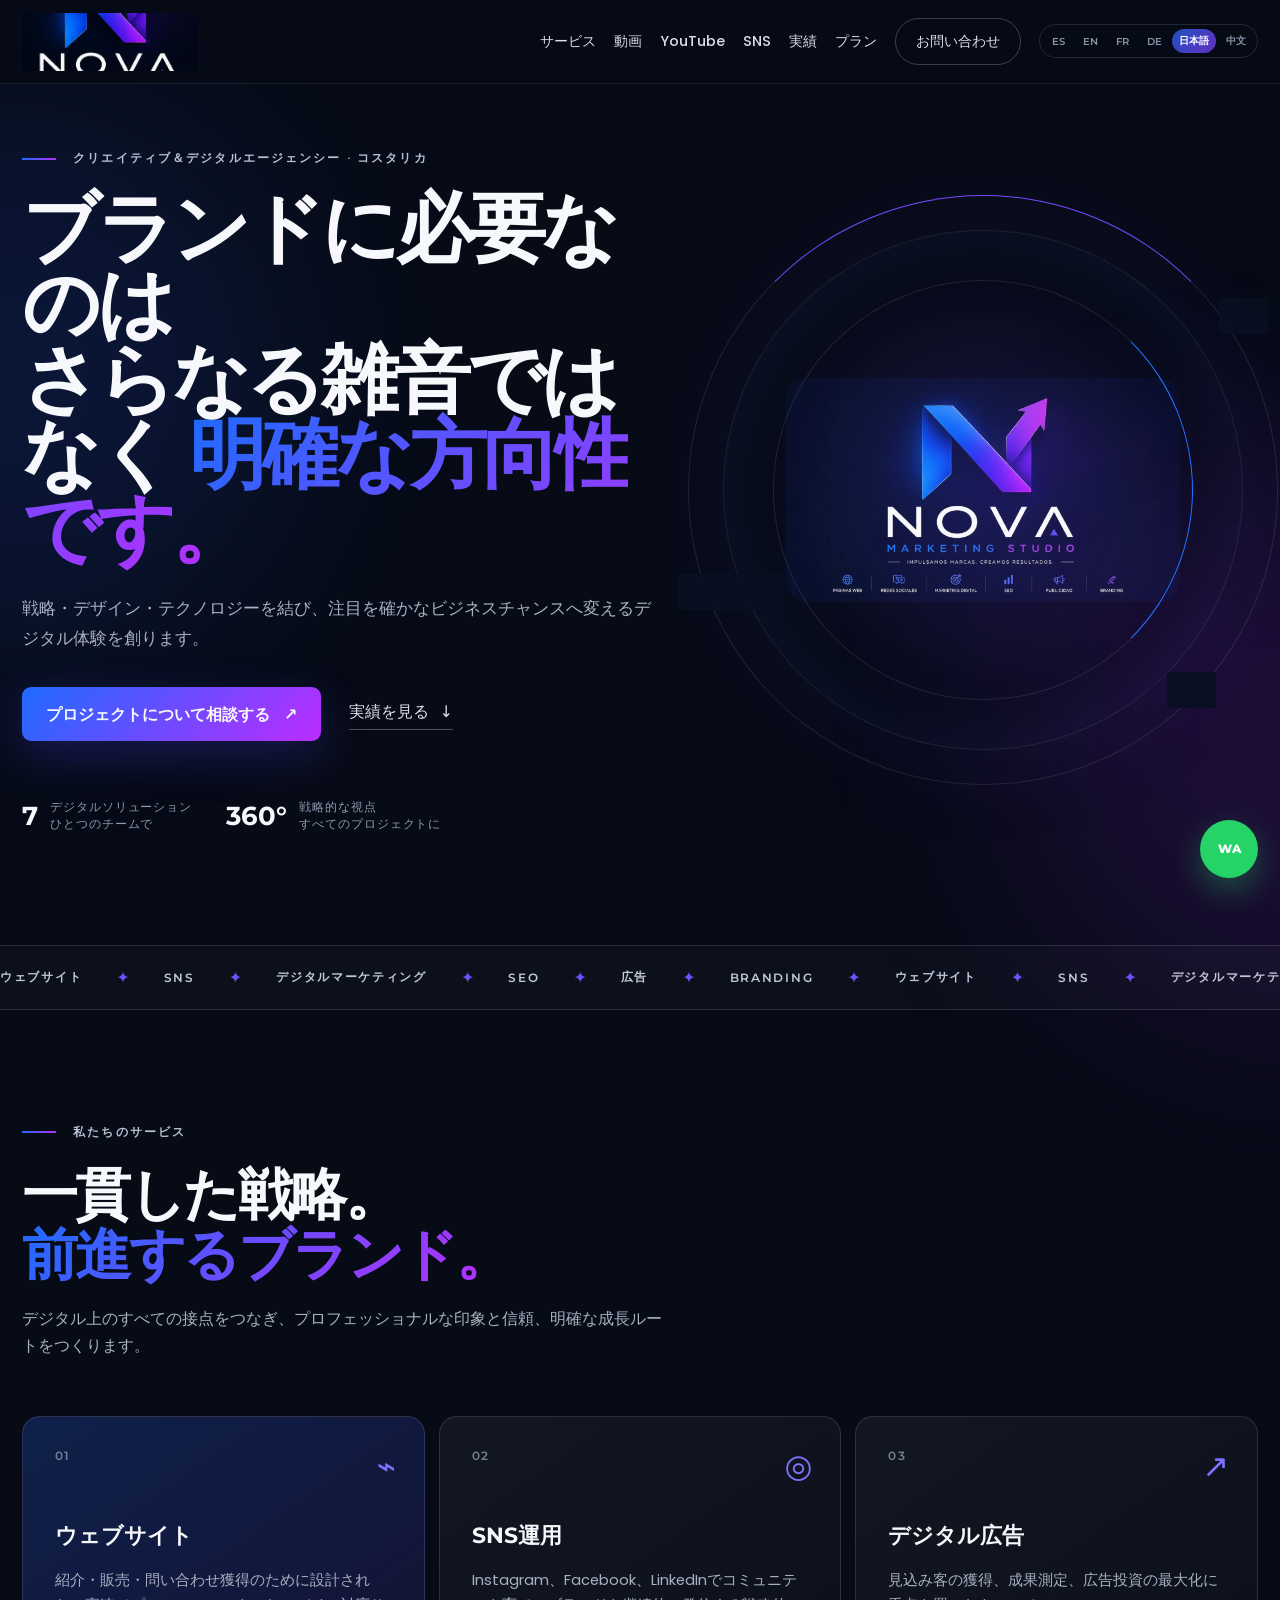
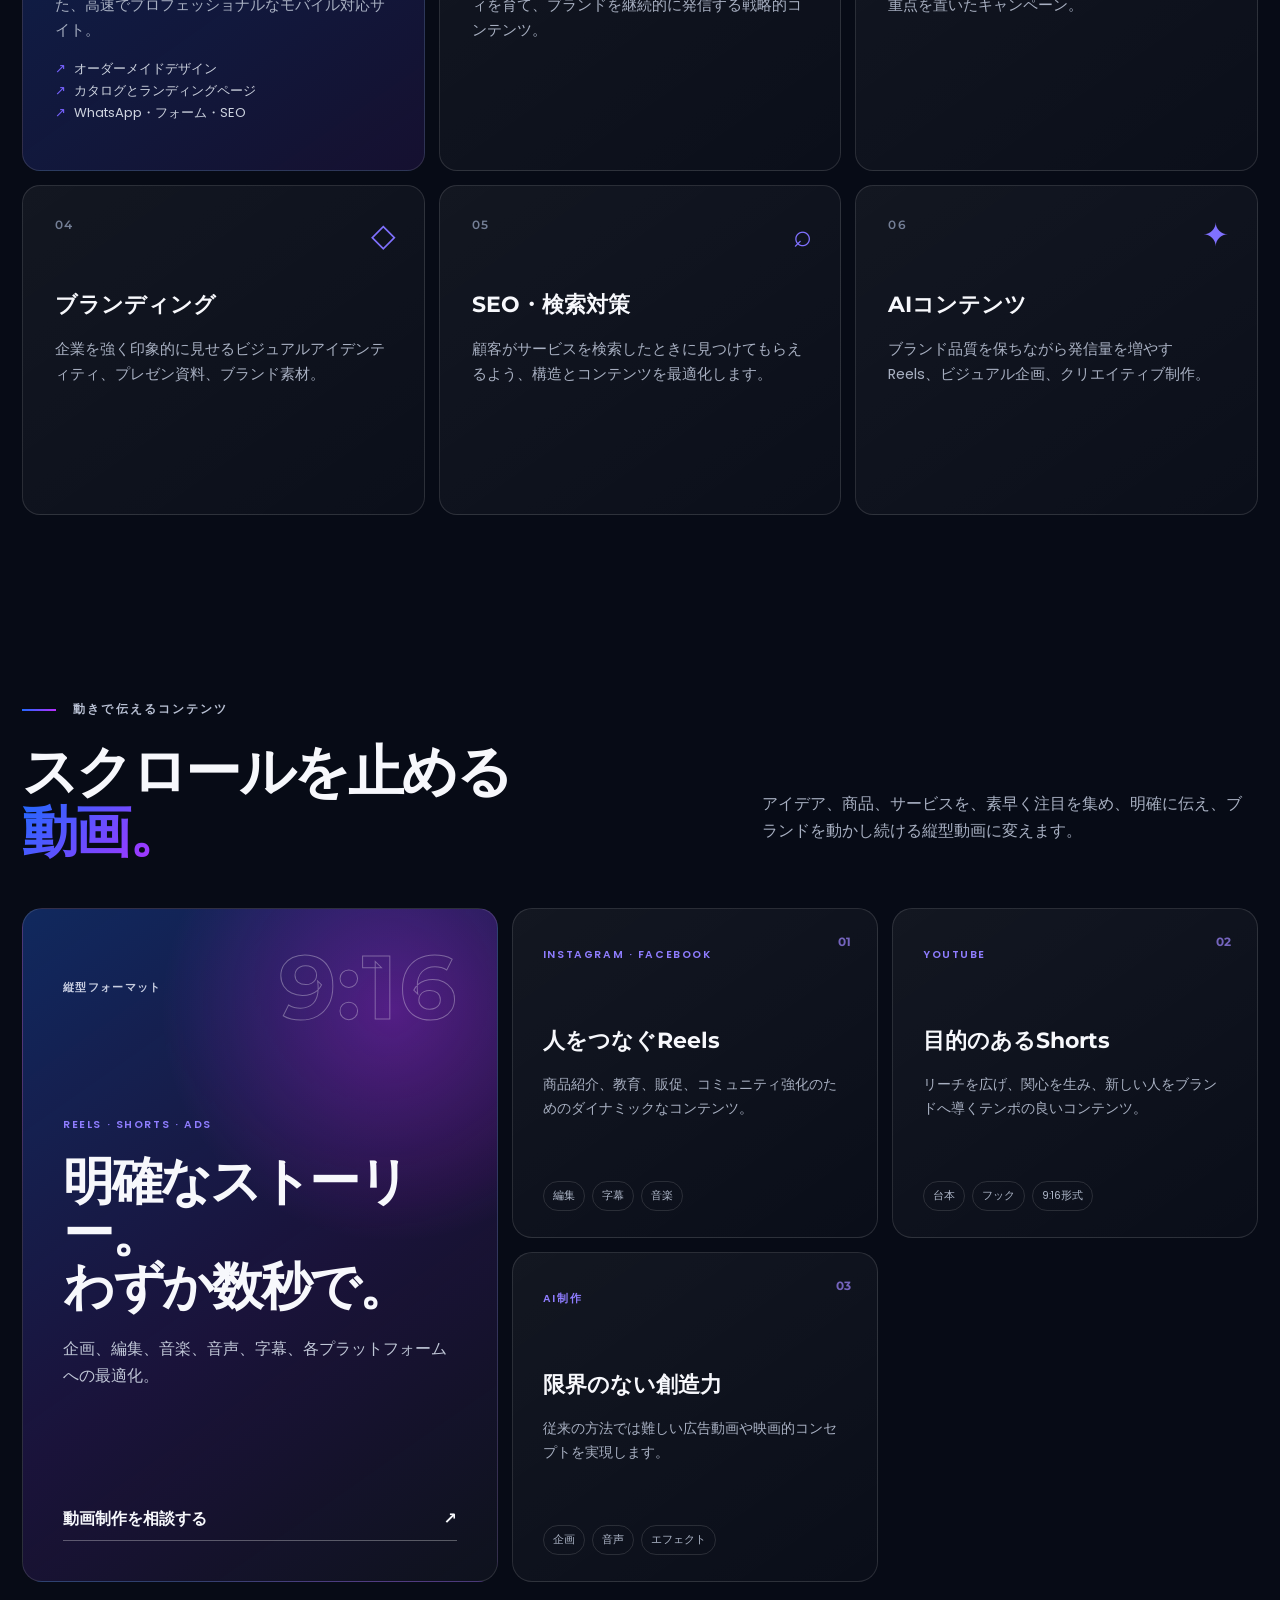
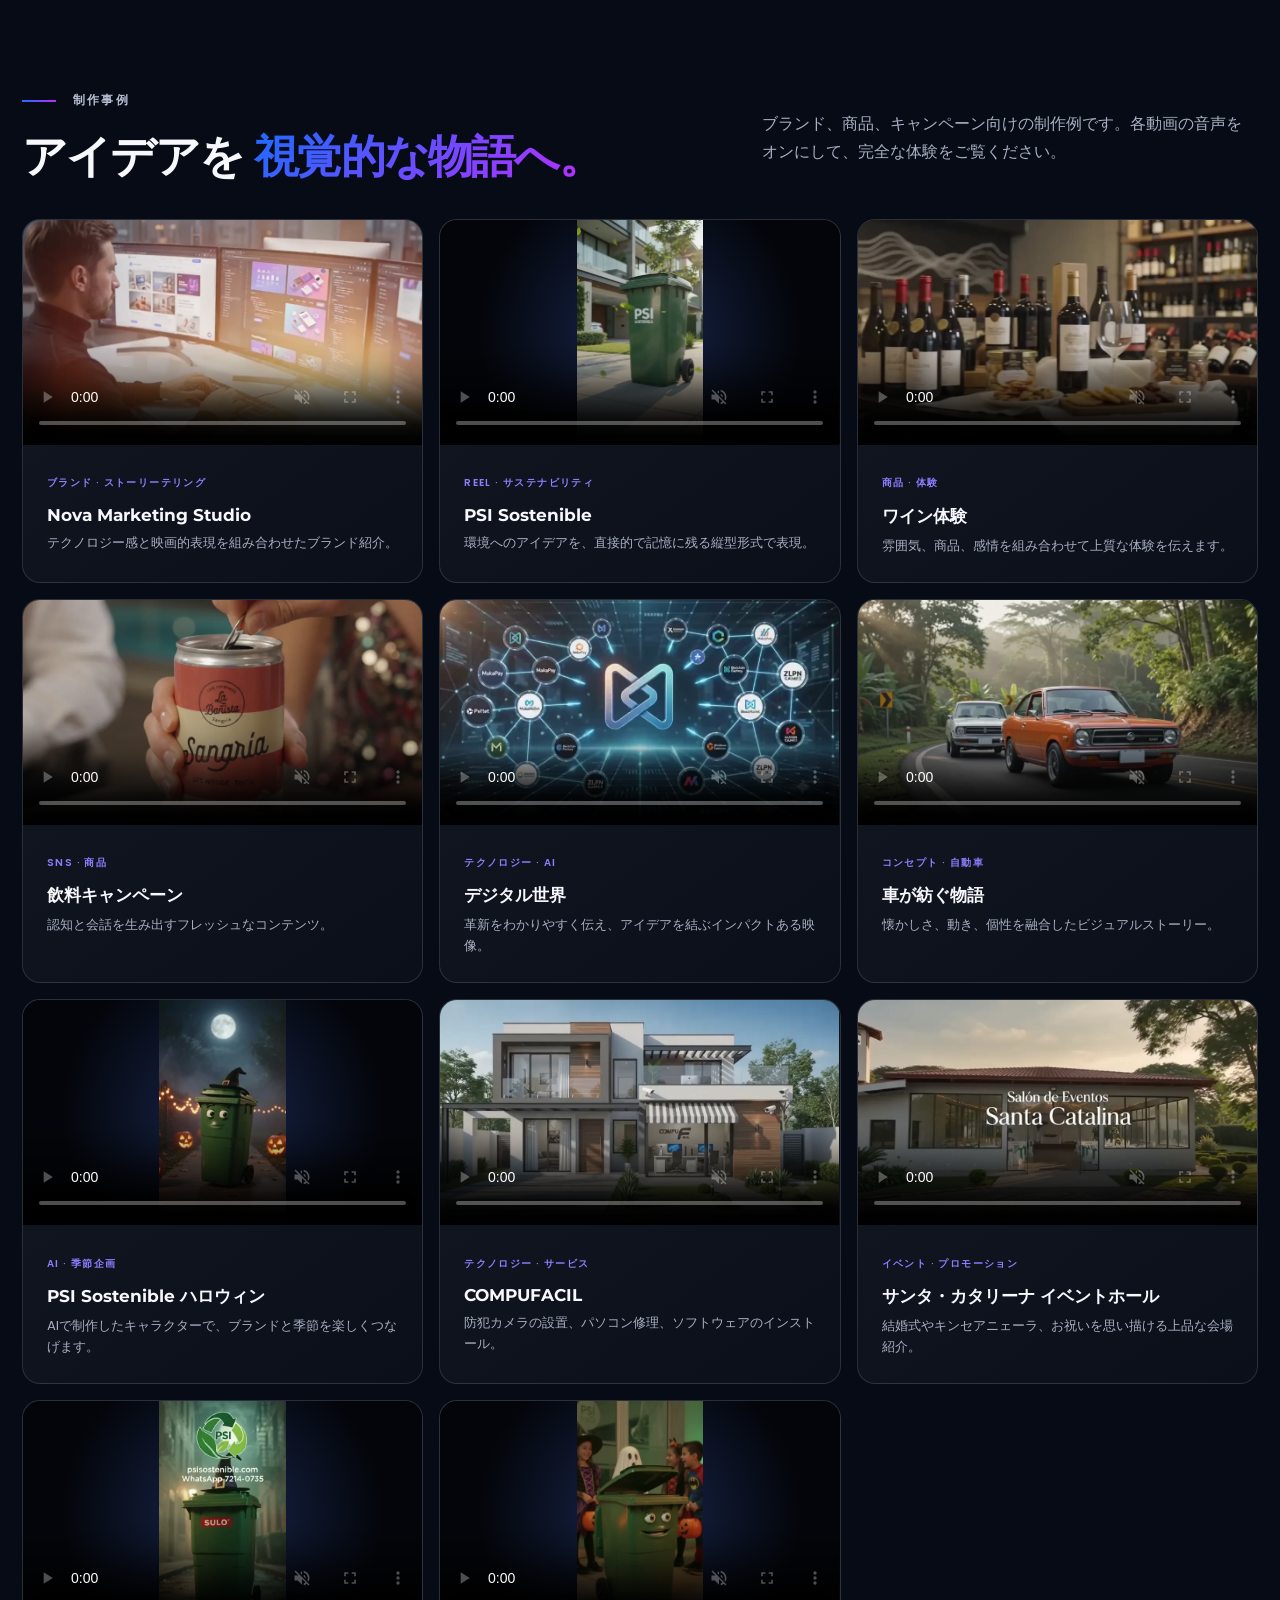
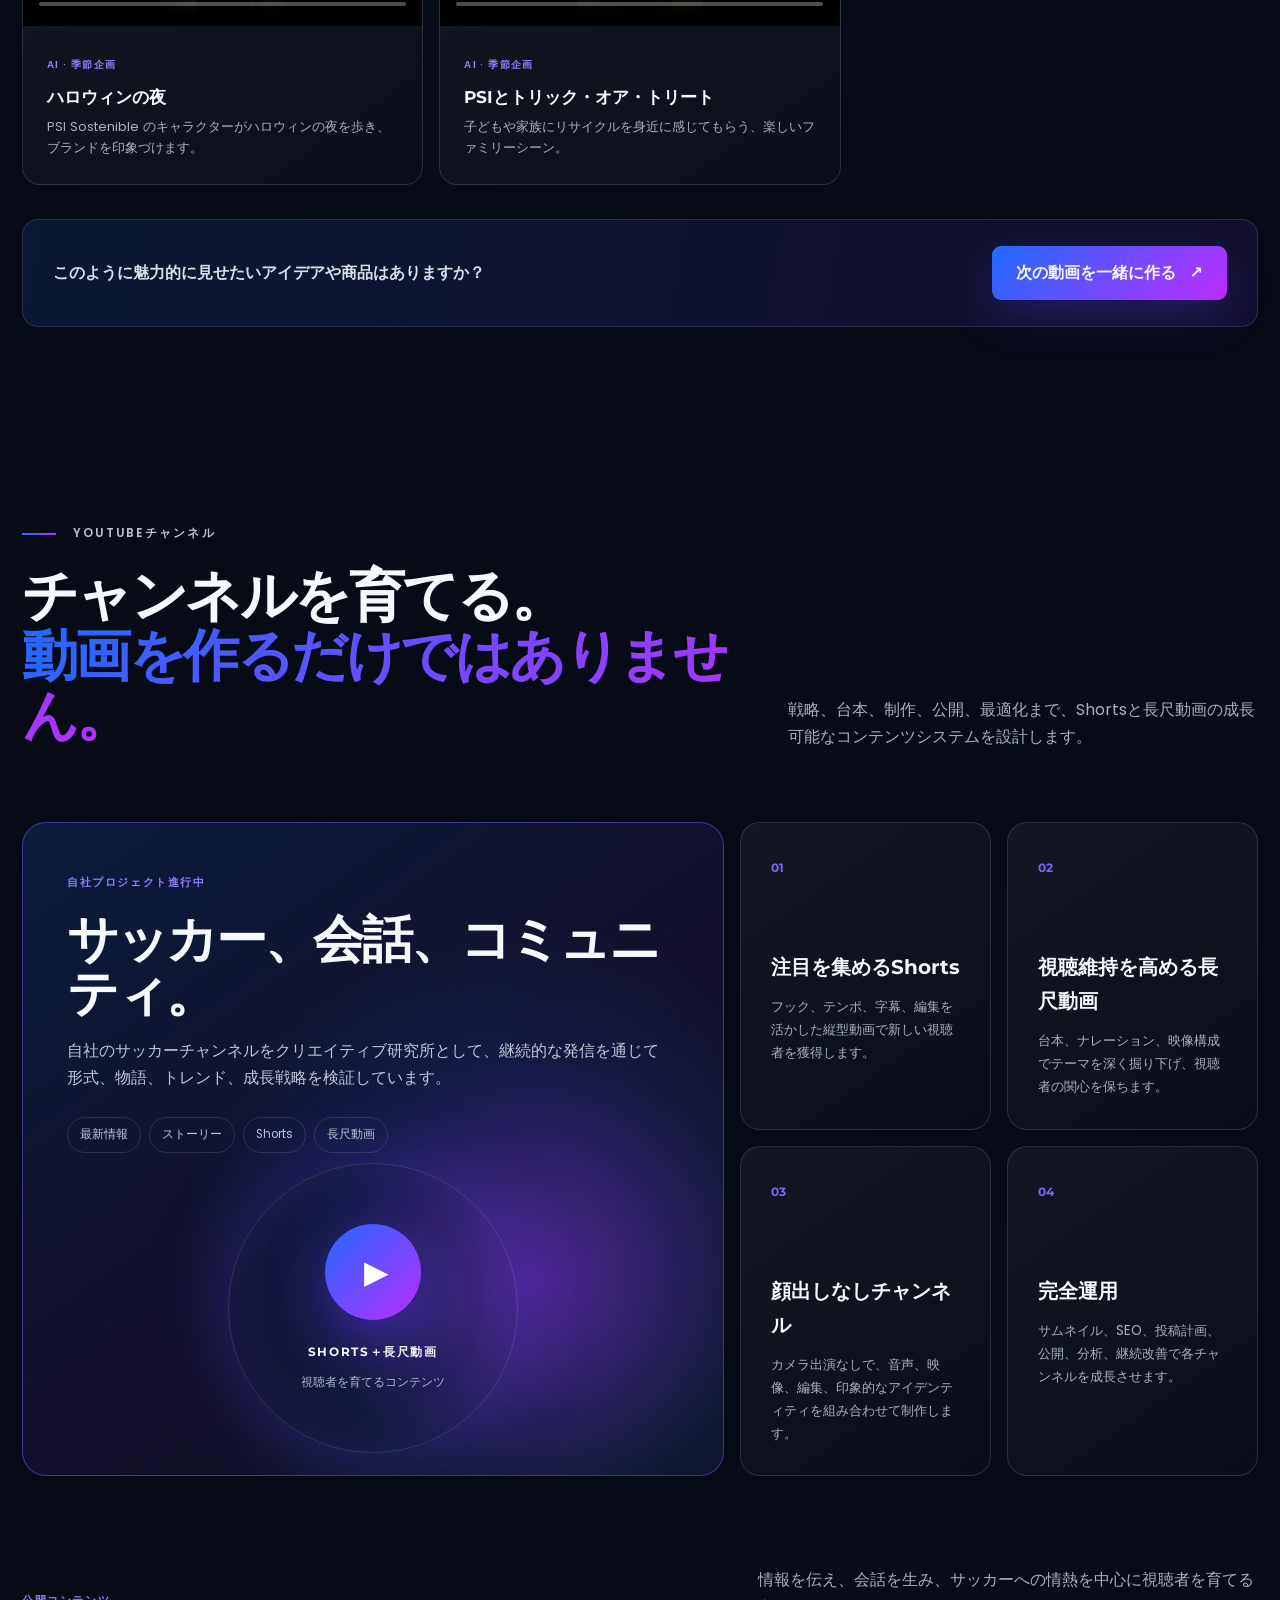
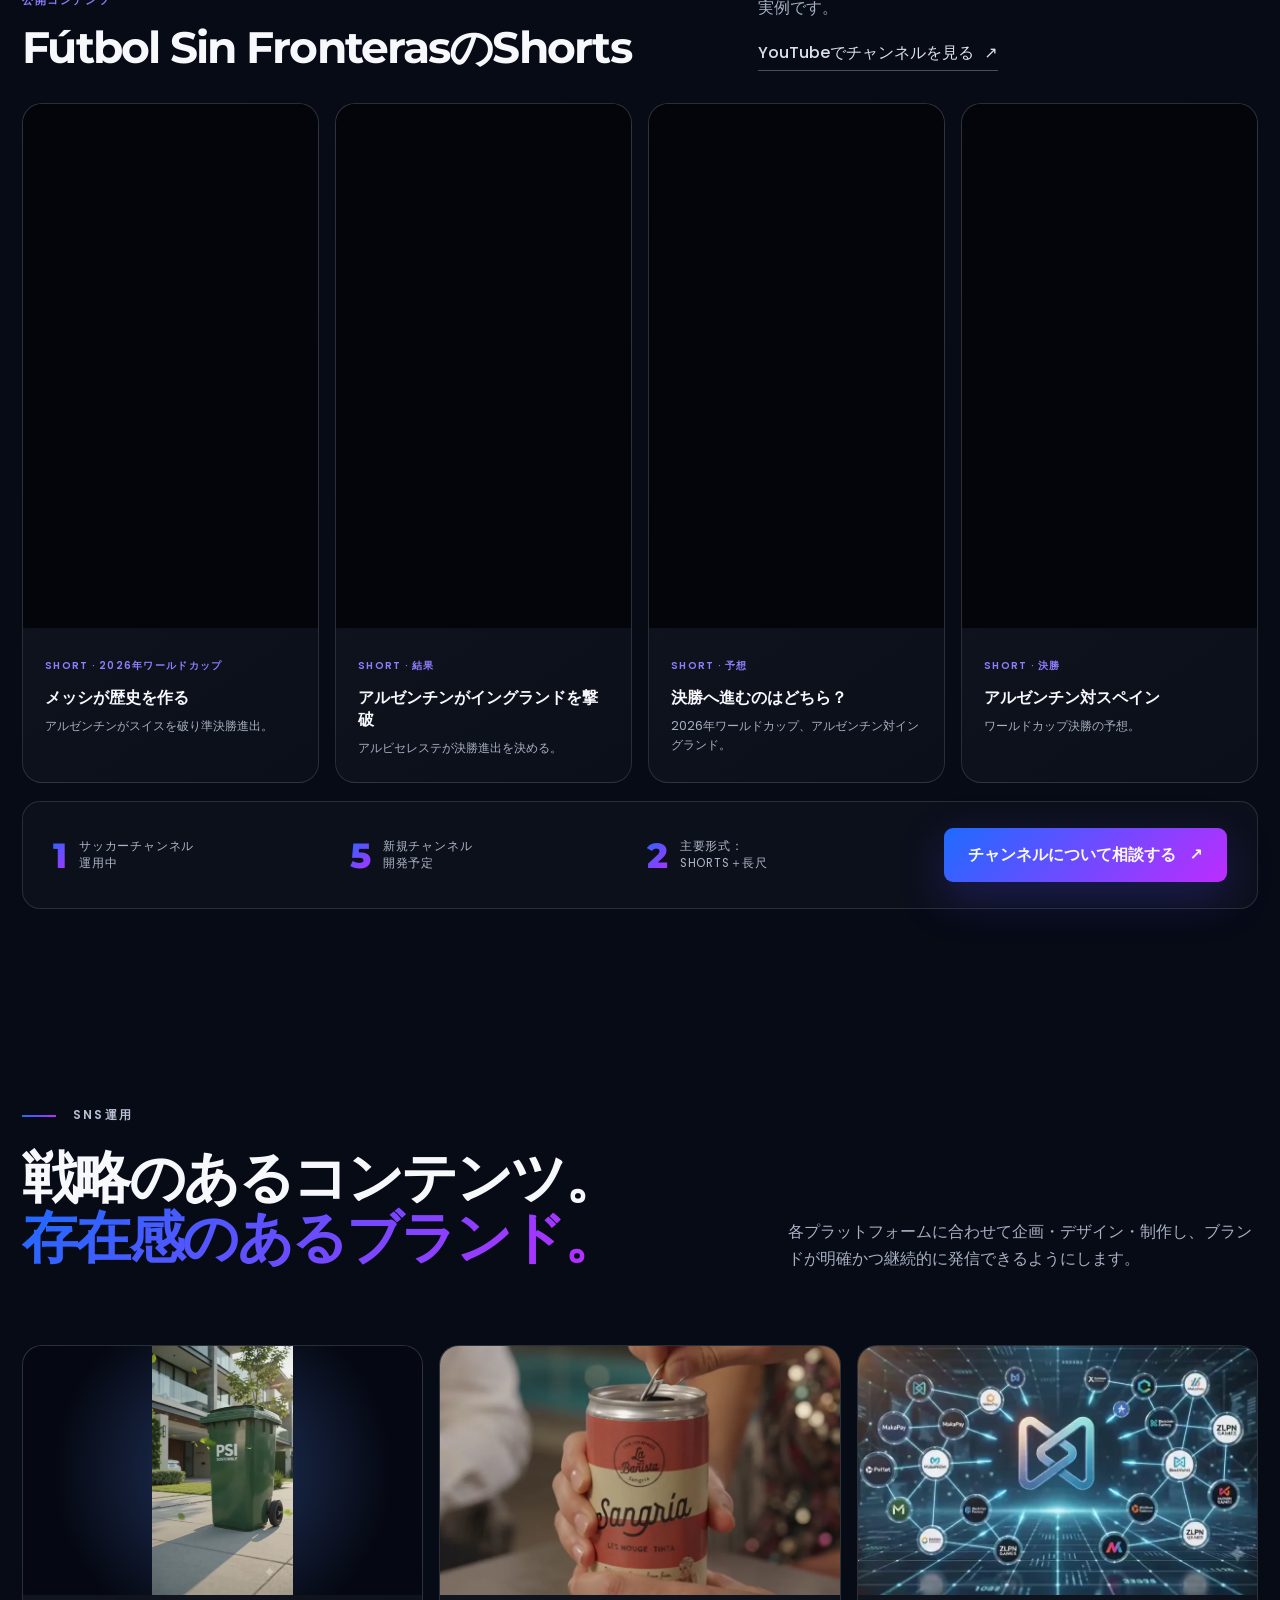
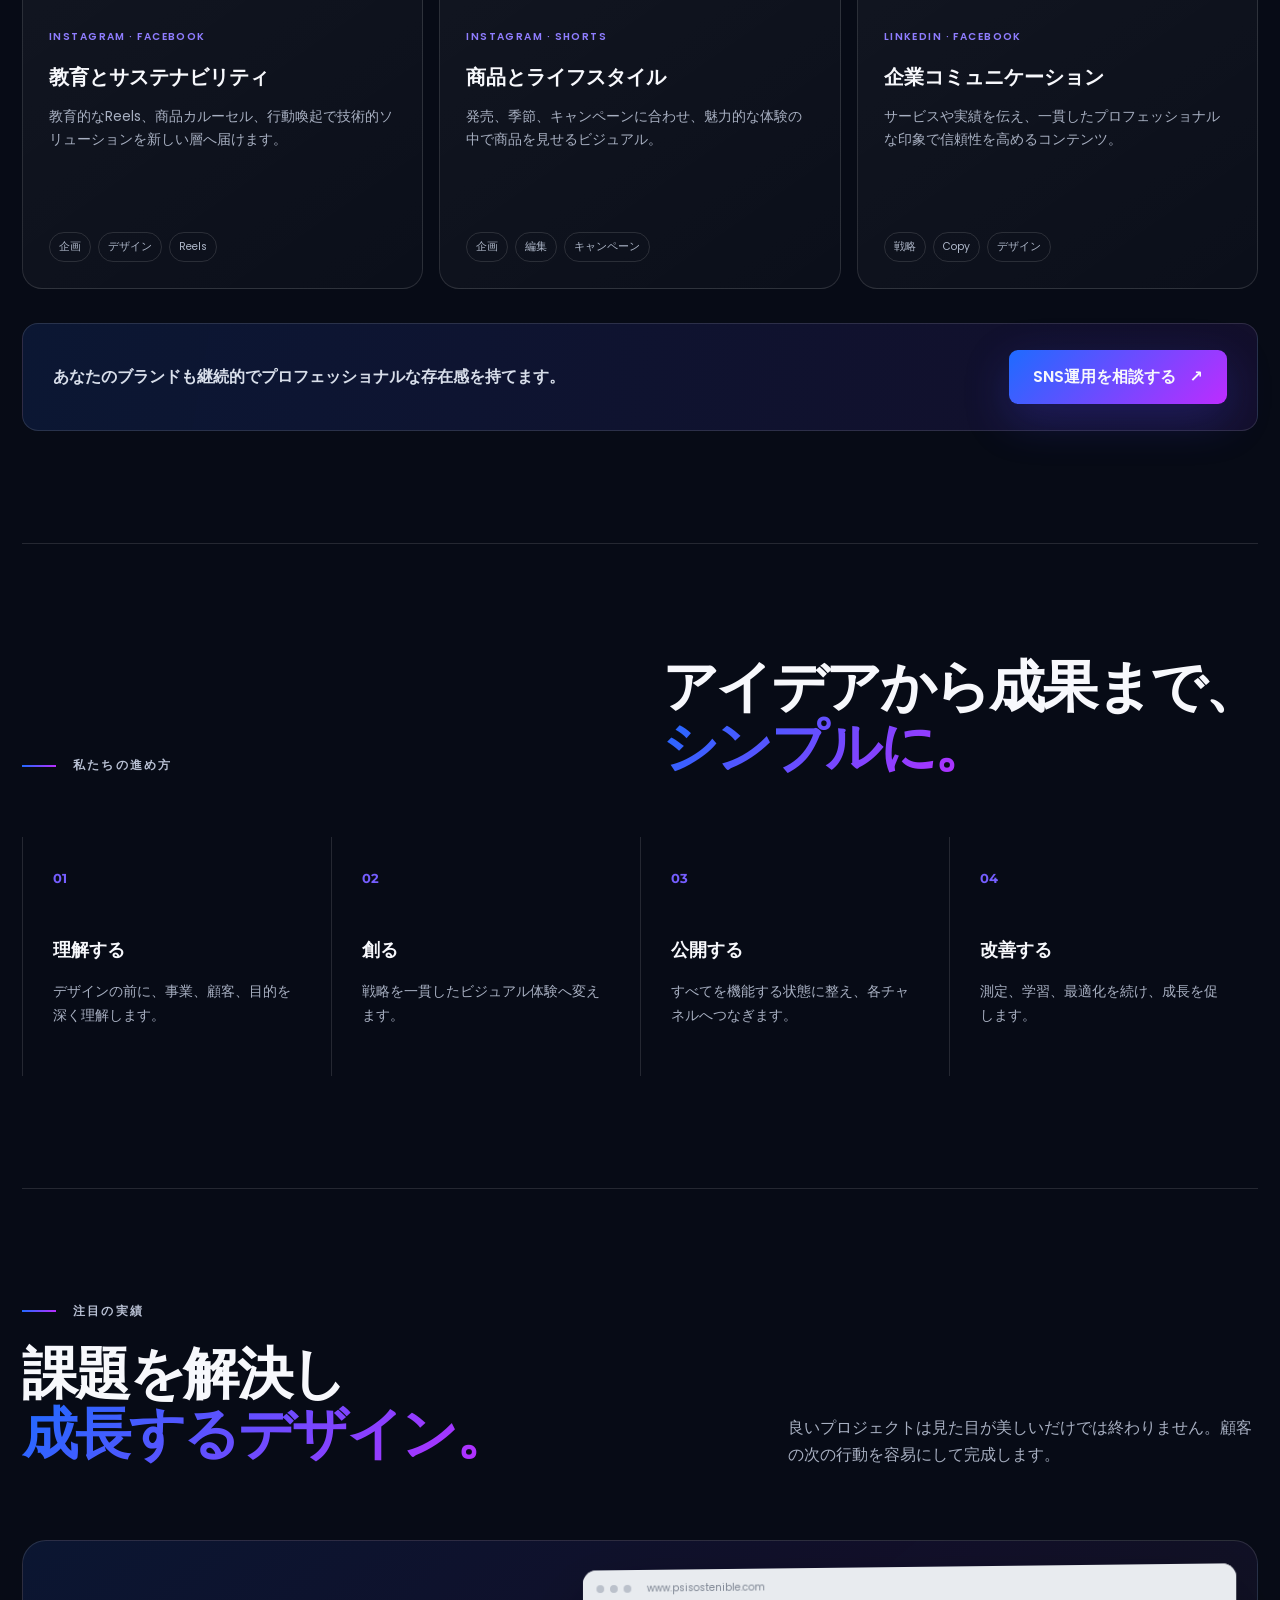
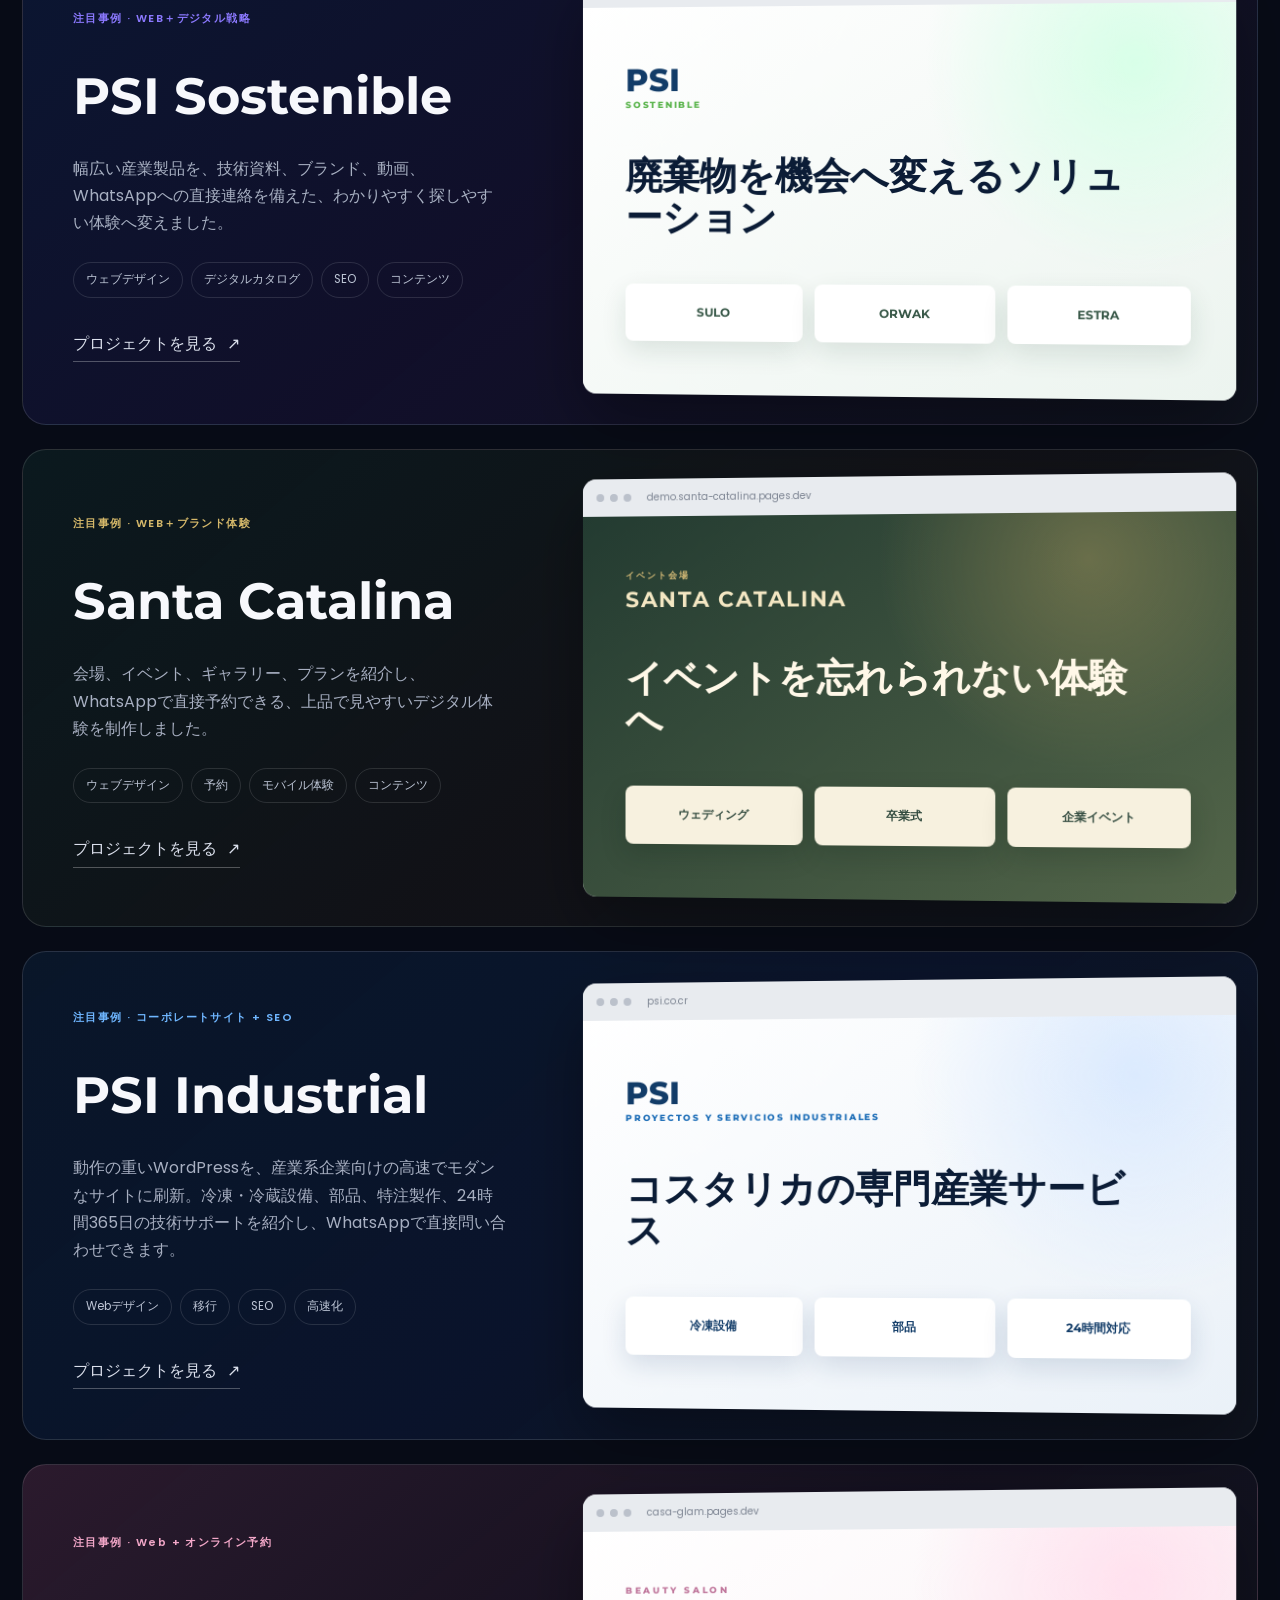
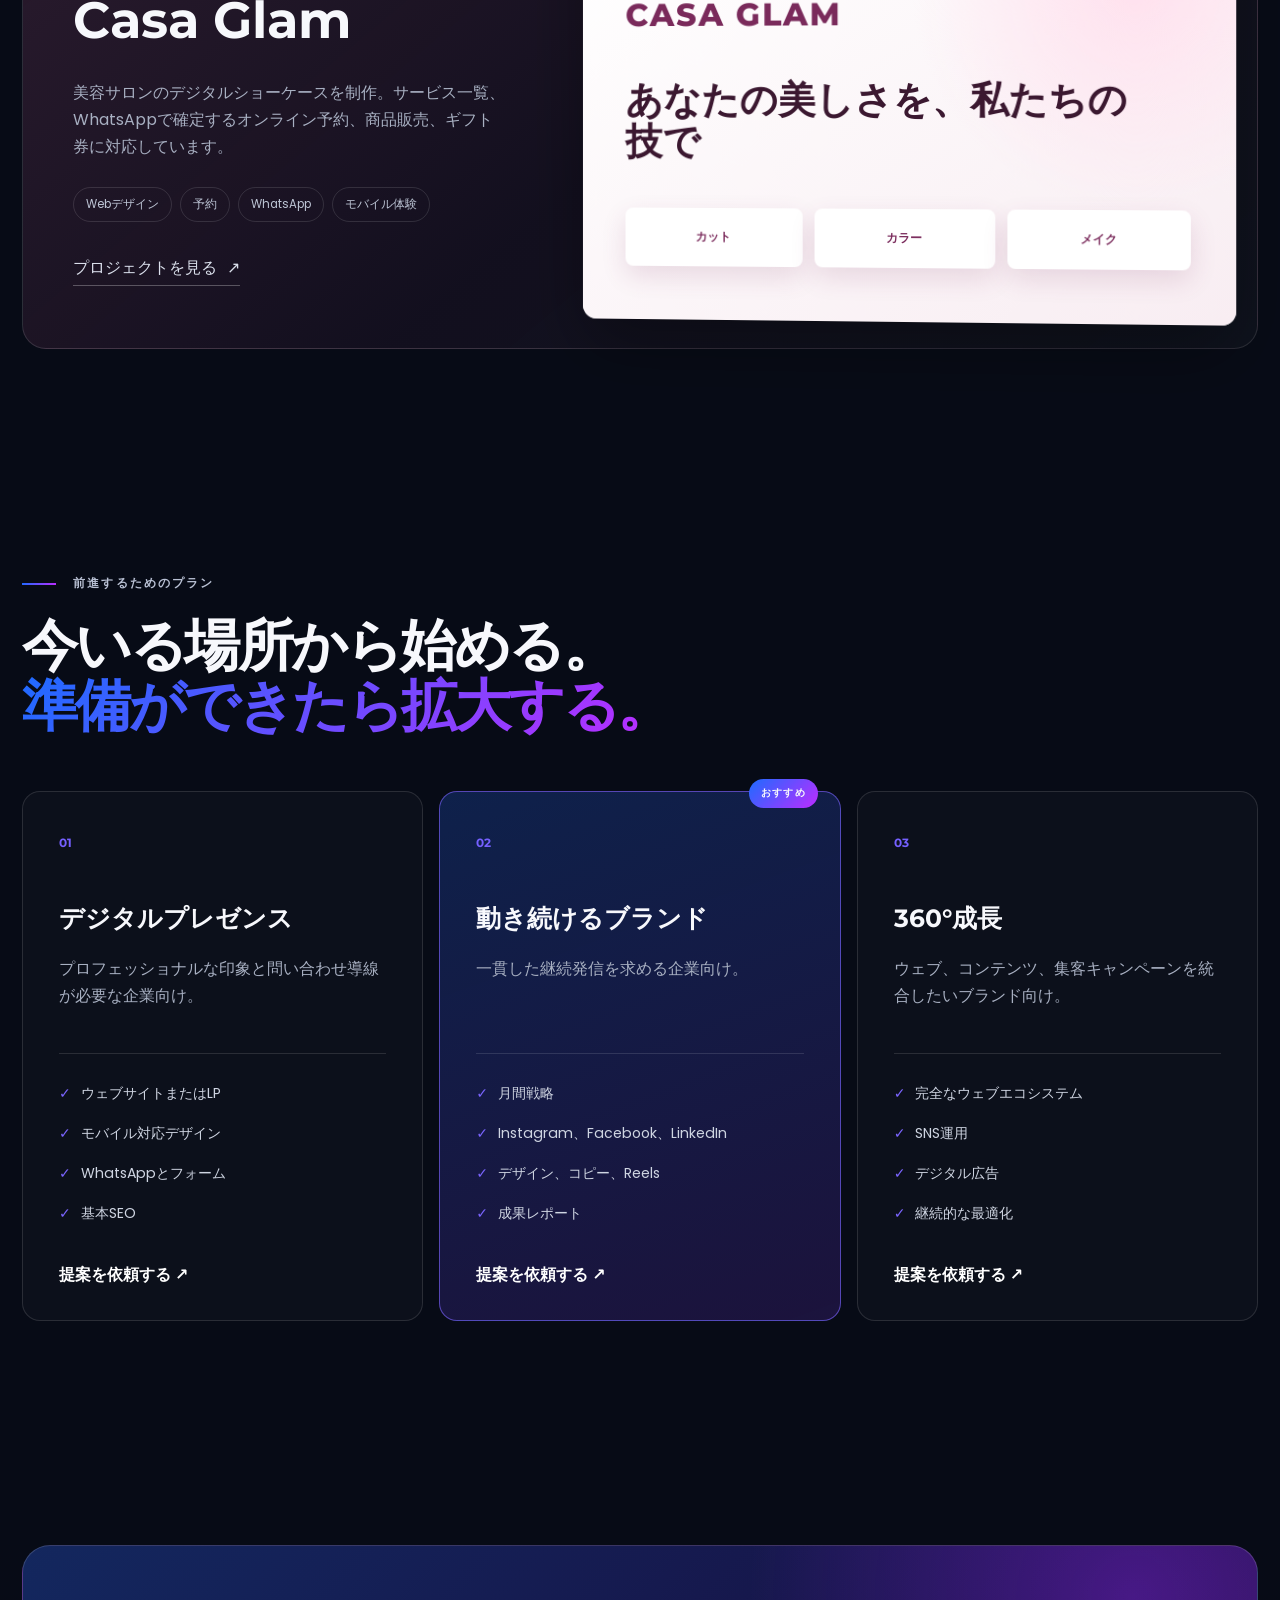
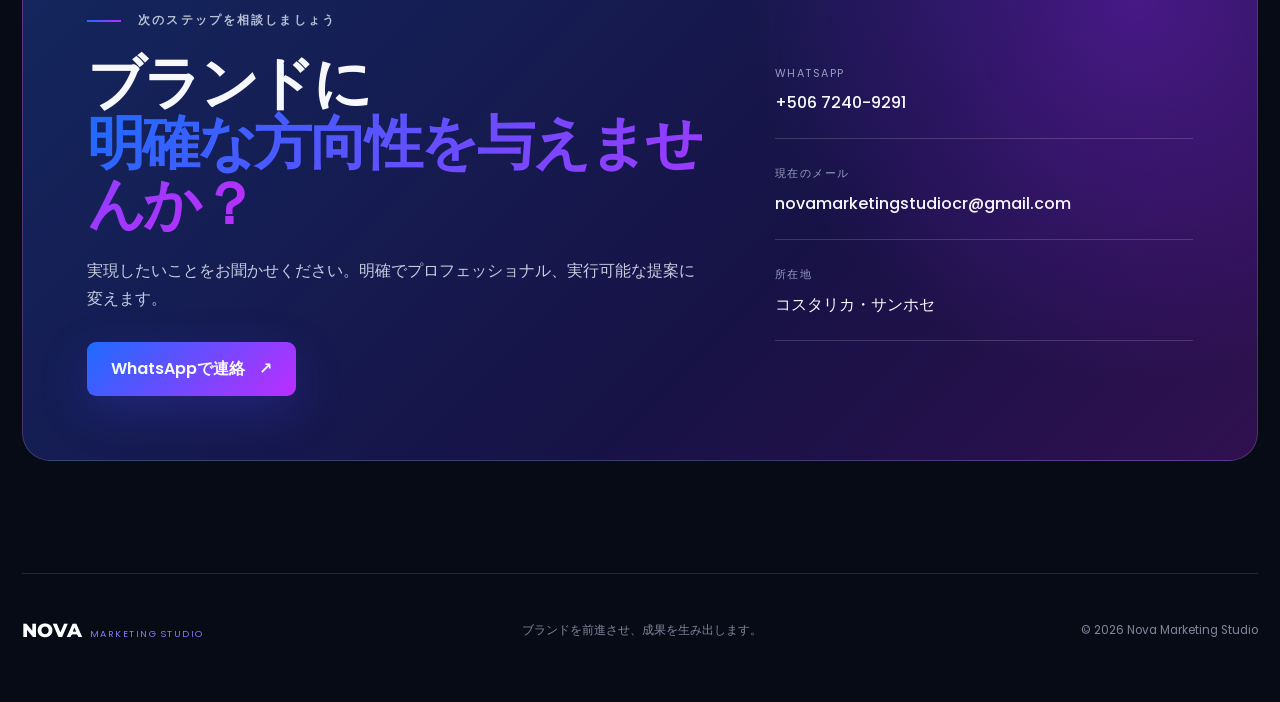
<file: ja/index.html>
<!doctype html>
<html lang="ja">
<head>
  <meta charset="utf-8">
  <meta name="viewport" content="width=device-width, initial-scale=1">
  <title>Nova Marketing Studio | ブランドを前進させる</title>
  <meta name="description" content="コスタリカのクリエイティブエージェンシー。ウェブサイト、SNS、YouTube、デジタルマーケティング、SEO、広告、ブランディング、AIコンテンツ。">
  <meta name="theme-color" content="#070b16">
  <link rel="canonical" href="https://nova-marketing-studio.pages.dev/ja/">
  <link rel="alternate" hreflang="es" href="https://nova-marketing-studio.pages.dev/">
  <link rel="alternate" hreflang="en" href="https://nova-marketing-studio.pages.dev/en/">
  <link rel="alternate" hreflang="fr" href="https://nova-marketing-studio.pages.dev/fr/">
  <link rel="alternate" hreflang="zh-Hans" href="https://nova-marketing-studio.pages.dev/zh/">
  <link rel="alternate" hreflang="de" href="https://nova-marketing-studio.pages.dev/de/">
  <link rel="alternate" hreflang="ja" href="https://nova-marketing-studio.pages.dev/ja/">
  <link rel="alternate" hreflang="x-default" href="https://nova-marketing-studio.pages.dev/">
  <link rel="preconnect" href="https://fonts.googleapis.com">
  <link rel="preconnect" href="https://fonts.gstatic.com" crossorigin>
  <link href="https://fonts.googleapis.com/css2?family=Montserrat:wght@600;700;800&amp;family=Poppins:wght@400;500;600&amp;display=swap" rel="stylesheet">
  <link rel="icon" type="image/svg+xml" href="data:image/svg+xml,%3Csvg%20xmlns='http://www.w3.org/2000/svg'%20viewBox='0%200%2064%2064'%3E%3Cdefs%3E%3ClinearGradient%20id='g'%20x1='0'%20y1='1'%20x2='1'%20y2='0'%3E%3Cstop%20stop-color='%232563eb'/%3E%3Cstop%20offset='1'%20stop-color='%237c3aed'/%3E%3C/linearGradient%3E%3C/defs%3E%3Crect%20width='64'%20height='64'%20rx='14'%20fill='%23070b16'/%3E%3Cpath%20d='M15%2047V17l25%2025V22h-6l12-10%209%2010h-6v25h-8L23%2026v21z'%20fill='url(%23g)'/%3E%3C/svg%3E">
  <link rel="stylesheet" href="../assets/styles.css">

  <!-- Google Search Console: pegar aquí la etiqueta <meta name="google-site-verification" ...> -->
  <meta property="og:type" content="website">
  <meta property="og:site_name" content="Nova Marketing Studio">
  <meta property="og:locale" content="ja_JP">
  <meta property="og:title" content="Nova Marketing Studio | ブランドを前進させる">
  <meta property="og:description" content="コスタリカのクリエイティブエージェンシー。ウェブサイト、SNS、YouTube、デジタルマーケティング、SEO、広告、ブランディング、AIコンテンツ。">
  <meta property="og:url" content="https://nova-marketing-studio.pages.dev/ja/">
  <meta property="og:image" content="https://nova-marketing-studio.pages.dev/assets/og-nova.jpg">
  <meta property="og:image:width" content="1200">
  <meta property="og:image:height" content="630">
  <meta name="twitter:card" content="summary_large_image">
  <script type="application/ld+json">{"@context": "https://schema.org", "@type": "ProfessionalService", "name": "Nova Marketing Studio", "url": "https://nova-marketing-studio.pages.dev/", "logo": "https://nova-marketing-studio.pages.dev/assets/nova-brand-dark.webp", "image": "https://nova-marketing-studio.pages.dev/assets/og-nova.jpg", "slogan": "Impulsamos marcas. Creamos resultados.", "telephone": "+506 7240 9291", "areaServed": "CR", "address": {"@type": "PostalAddress", "addressCountry": "CR"}, "knowsAbout": ["Diseño web", "SEO", "Redes sociales", "Publicidad digital", "Branding", "Videos", "YouTube"], "sameAs": ["https://www.youtube.com/@FutbolSinFronterasTV"]}</script>
</head>
<body>
  <div class="ambient ambient-one"></div>
  <div class="ambient ambient-two"></div>

  <header class="site-header" id="inicio">
    <a class="brand" href="#inicio" aria-label="Nova Marketing Studio、ホーム">
      <img src="../assets/nova-brand-dark.webp" alt="Nova Marketing Studio">
    </a>
    <button class="menu-toggle" aria-expanded="false" aria-controls="main-nav" aria-label="メニューを開く">
      <span></span><span></span><span></span>
    </button>
    <nav id="main-nav" aria-label="メインナビゲーション">
      <a href="#servicios">サービス</a>
      <a href="#videos">動画</a>
      <a href="#youtube">YouTube</a>
      <a href="#redes">SNS</a>
      <a href="#proyectos">実績</a>
      <a href="#planes">プラン</a>
      <a href="#contacto" class="nav-cta">お問い合わせ</a>
      <div class="language-switcher" aria-label="言語を選択">
<a class="" href="/" lang="es">ES</a><a href="/en/" lang="en" class="">EN</a><a href="/fr/" lang="fr" class="">FR</a><a href="/de/" lang="de" class="">DE</a><a href="/ja/" lang="ja" class="active" aria-current="page">日本語</a><a href="/zh/" lang="zh-Hans" class="">中文</a>
</div>
    </nav>
  </header>

  <main>
    <section class="hero section-pad">
      <div class="hero-copy reveal">
        <p class="eyebrow"><span></span> クリエイティブ＆デジタルエージェンシー · コスタリカ</p>
        <h1>ブランドに必要なのは<br>さらなる雑音ではなく <em>明確な方向性です。</em>
</h1>
        <p class="hero-lead">戦略・デザイン・テクノロジーを結び、注目を確かなビジネスチャンスへ変えるデジタル体験を創ります。</p>
        <div class="hero-actions">
          <a class="button button-primary" href="https://wa.me/50672409291?text=Hola%20Nova%2C%20quiero%20impulsar%20mi%20marca" target="_blank" rel="noopener">プロジェクトについて相談する <span>↗</span></a>
          <a class="text-link" href="#proyectos">実績を見る <span>↓</span></a>
        </div>
        <div class="hero-proof">
          <div>
<strong>7</strong><span>デジタルソリューション<br>ひとつのチームで</span>
</div>
          <div>
<strong>360°</strong><span>戦略的な視点<br>すべてのプロジェクトに</span>
</div>
        </div>
      </div>
      <div class="hero-visual reveal delay-1" aria-hidden="true">
        <div class="orbit orbit-one"></div>
        <div class="orbit orbit-two"></div>
        <div class="brand-stage">
          <img src="../assets/nova-brand-dark.webp" alt="">
          <div class="stage-chip chip-one">戦略</div>
          <div class="stage-chip chip-two">クリエイティブ</div>
          <div class="stage-chip chip-three">成果</div>
        </div>
      </div>
    </section>

    <section class="marquee" aria-label="主なサービス">
      <div class="marquee-track">
        <span>ウェブサイト</span><i>✦</i><span>SNS</span><i>✦</i><span>デジタルマーケティング</span><i>✦</i><span>SEO</span><i>✦</i><span>広告</span><i>✦</i><span>BRANDING</span><i>✦</i>
        <span>ウェブサイト</span><i>✦</i><span>SNS</span><i>✦</i><span>デジタルマーケティング</span><i>✦</i><span>SEO</span><i>✦</i><span>広告</span><i>✦</i><span>BRANDING</span><i>✦</i>
      </div>
    </section>

    <section class="services section-pad" id="servicios">
      <div class="section-intro reveal">
        <p class="eyebrow"><span></span> 私たちのサービス</p>
        <h2>一貫した戦略。<br><em>前進するブランド。</em>
</h2>
        <p>デジタル上のすべての接点をつなぎ、プロフェッショナルな印象と信頼、明確な成長ルートをつくります。</p>
      </div>
      <div class="service-grid">
        <article class="service-card featured reveal">
          <div class="service-number">01</div>
          <div class="service-icon">⌁</div>
          <h3>ウェブサイト</h3>
          <p>紹介・販売・問い合わせ獲得のために設計された、高速でプロフェッショナルなモバイル対応サイト。</p>
          <ul>
<li>オーダーメイドデザイン</li>
<li>カタログとランディングページ</li>
<li>WhatsApp・フォーム・SEO</li>
</ul>
        </article>
        <article class="service-card reveal delay-1">
          <div class="service-number">02</div>
          <div class="service-icon">◎</div>
          <h3>SNS運用</h3>
          <p>Instagram、Facebook、LinkedInでコミュニティを育て、ブランドを継続的に発信する戦略的コンテンツ。</p>
        </article>
        <article class="service-card reveal delay-2">
          <div class="service-number">03</div>
          <div class="service-icon">↗</div>
          <h3>デジタル広告</h3>
          <p>見込み客の獲得、成果測定、広告投資の最大化に重点を置いたキャンペーン。</p>
        </article>
        <article class="service-card reveal">
          <div class="service-number">04</div>
          <div class="service-icon">◇</div>
          <h3>ブランディング</h3>
          <p>企業を強く印象的に見せるビジュアルアイデンティティ、プレゼン資料、ブランド素材。</p>
        </article>
        <article class="service-card reveal delay-1">
          <div class="service-number">05</div>
          <div class="service-icon">⌕</div>
          <h3>SEO・検索対策</h3>
          <p>顧客がサービスを検索したときに見つけてもらえるよう、構造とコンテンツを最適化します。</p>
        </article>
        <article class="service-card reveal delay-2">
          <div class="service-number">06</div>
          <div class="service-icon">✦</div>
          <h3>AIコンテンツ</h3>
          <p>ブランド品質を保ちながら発信量を増やすReels、ビジュアル企画、クリエイティブ制作。</p>
        </article>
      </div>
    </section>

    <section class="video-lab section-pad" id="videos">
      <div class="video-lab-head reveal">
        <div>
          <p class="eyebrow"><span></span> 動きで伝えるコンテンツ</p>
          <h2>スクロールを止める<br><em>動画。</em>
</h2>
        </div>
        <p>アイデア、商品、サービスを、素早く注目を集め、明確に伝え、ブランドを動かし続ける縦型動画に変えます。</p>
      </div>
      <div class="video-grid">
        <article class="format-card format-main reveal">
          <div class="format-top">
<span>縦型フォーマット</span><strong>9:16</strong>
</div>
          <div class="format-copy">
<small>REELS · SHORTS · ADS</small><h3>明確なストーリー。<br>わずか数秒で。</h3>
<p>企画、編集、音楽、音声、字幕、各プラットフォームへの最適化。</p>
</div>
          <a href="https://wa.me/50672409291?text=Hola%20Nova%2C%20quiero%20producir%20videos%20para%20mis%20redes" target="_blank" rel="noopener">動画制作を相談する <span>↗</span></a>
        </article>
        <article class="format-card reveal delay-1">
          <span class="platform-number">01</span>
          <small>INSTAGRAM · FACEBOOK</small>
          <h3>人をつなぐReels</h3>
          <p>商品紹介、教育、販促、コミュニティ強化のためのダイナミックなコンテンツ。</p>
          <div class="format-tags">
<span>編集</span><span>字幕</span><span>音楽</span>
</div>
        </article>
        <article class="format-card reveal delay-2">
          <span class="platform-number">02</span>
          <small>YOUTUBE</small>
          <h3>目的のあるShorts</h3>
          <p>リーチを広げ、関心を生み、新しい人をブランドへ導くテンポの良いコンテンツ。</p>
          <div class="format-tags">
<span>台本</span><span>フック</span><span>9:16形式</span>
</div>
        </article>
        <article class="format-card reveal delay-3">
          <span class="platform-number">03</span>
          <small>AI制作</small>
          <h3>限界のない創造力</h3>
          <p>従来の方法では難しい広告動画や映画的コンセプトを実現します。</p>
          <div class="format-tags">
<span>企画</span><span>音声</span><span>エフェクト</span>
</div>
        </article>
      </div>

      <div class="showreel-head reveal">
        <div>
          <p class="eyebrow"><span></span> 制作事例</p>
          <h3>アイデアを <em>視覚的な物語へ。</em>
</h3>
        </div>
        <p>ブランド、商品、キャンペーン向けの制作例です。各動画の音声をオンにして、完全な体験をご覧ください。</p>
      </div>
      <div class="showreel-grid">
        <article class="showreel-card reveal">
          <video controls muted playsinline preload="metadata" poster="../assets/posters/nova-estudio-creativo.webp" aria-label="Nova Marketing Studioの動画">
            <source src="../assets/videos/nova-estudio-creativo.mp4" type="video/mp4">
          </source></video>
          <div class="showreel-copy">
<small>ブランド · ストーリーテリング</small><h4>Nova Marketing Studio</h4>
<p>テクノロジー感と映画的表現を組み合わせたブランド紹介。</p>
</div>
        </article>
        <article class="showreel-card vertical reveal delay-1">
          <video controls muted playsinline preload="metadata" poster="../assets/posters/psi-sostenible-reel.webp" aria-label="PSI SostenibleのReel">
            <source src="../assets/videos/psi-sostenible-reel.mp4" type="video/mp4">
          </source></video>
          <div class="showreel-copy">
<small>REEL · サステナビリティ</small><h4>PSI Sostenible</h4>
<p>環境へのアイデアを、直接的で記憶に残る縦型形式で表現。</p>
</div>
        </article>
        <article class="showreel-card reveal delay-2">
          <video controls muted playsinline preload="metadata" poster="../assets/posters/experiencia-vinos.webp" aria-label="ワイン体験動画">
            <source src="../assets/videos/experiencia-vinos.mp4" type="video/mp4">
          </source></video>
          <div class="showreel-copy">
<small>商品 · 体験</small><h4>ワイン体験</h4>
<p>雰囲気、商品、感情を組み合わせて上質な体験を伝えます。</p>
</div>
        </article>
        <article class="showreel-card reveal">
          <video controls muted playsinline preload="metadata" poster="../assets/posters/campana-bebida-social.webp" aria-label="飲料SNSキャンペーン">
            <source src="../assets/videos/campana-bebida-social.mp4" type="video/mp4">
          </source></video>
          <div class="showreel-copy">
<small>SNS · 商品</small><h4>飲料キャンペーン</h4>
<p>認知と会話を生み出すフレッシュなコンテンツ。</p>
</div>
        </article>
        <article class="showreel-card reveal delay-1">
          <video controls muted playsinline preload="metadata" poster="../assets/posters/tecnologia-con-ia.webp" aria-label="AIで制作したテクノロジー動画">
            <source src="../assets/videos/tecnologia-con-ia.mp4" type="video/mp4">
          </source></video>
          <div class="showreel-copy">
<small>テクノロジー · AI</small><h4>デジタル世界</h4>
<p>革新をわかりやすく伝え、アイデアを結ぶインパクトある映像。</p>
</div>
        </article>
        <article class="showreel-card reveal delay-2">
          <video controls muted playsinline preload="metadata" poster="../assets/posters/historia-automotriz.webp" aria-label="自動車ストーリー動画">
            <source src="../assets/videos/historia-automotriz.mp4" type="video/mp4">
          </source></video>
          <div class="showreel-copy">
<small>コンセプト · 自動車</small><h4>車が紡ぐ物語</h4>
<p>懐かしさ、動き、個性を融合したビジュアルストーリー。</p>
</div>
        </article>
        <article class="showreel-card vertical reveal">
          <video controls muted playsinline preload="metadata" poster="../assets/posters/halloween-psi-sostenible.webp" aria-label="PSI Sostenible のハロウィン動画">
            <source src="../assets/videos/halloween-psi-sostenible.mp4" type="video/mp4">
          </video>
          <div class="showreel-copy"><small>AI · 季節企画</small><h4>PSI Sostenible ハロウィン</h4><p>AIで制作したキャラクターで、ブランドと季節を楽しくつなげます。</p></div>
        </article>
        <article class="showreel-card reveal delay-1">
          <video controls muted playsinline preload="metadata" poster="../assets/posters/compufacil.webp" aria-label="COMPUFACIL の動画">
            <source src="../assets/videos/compufacil.mp4" type="video/mp4">
          </video>
          <div class="showreel-copy"><small>テクノロジー · サービス</small><h4>COMPUFACIL</h4><p>防犯カメラの設置、パソコン修理、ソフトウェアのインストール。</p></div>
        </article>
        <article class="showreel-card reveal">
          <video controls muted playsinline preload="metadata" poster="../assets/posters/santa-catalina-eventos.webp" aria-label="サンタ・カタリーナ イベントホールのプロモーション動画">
            <source src="../assets/videos/santa-catalina-eventos.mp4" type="video/mp4">
          </video>
          <div class="showreel-copy"><small>イベント · プロモーション</small><h4>サンタ・カタリーナ イベントホール</h4><p>結婚式やキンセアニェーラ、お祝いを思い描ける上品な会場紹介。</p></div>
        </article>
        <article class="showreel-card vertical reveal delay-1">
          <video controls muted playsinline preload="metadata" poster="../assets/posters/halloween-psi-calle.webp" aria-label="PSI Sostenible のハロウィン夜動画">
            <source src="../assets/videos/halloween-psi-calle.mp4" type="video/mp4">
          </video>
          <div class="showreel-copy"><small>AI · 季節企画</small><h4>ハロウィンの夜</h4><p>PSI Sostenible のキャラクターがハロウィンの夜を歩き、ブランドを印象づけます。</p></div>
        </article>
        <article class="showreel-card vertical reveal delay-2">
          <video controls muted playsinline preload="metadata" poster="../assets/posters/halloween-psi-ninos.webp" aria-label="PSI Sostenible の子ども向けハロウィン動画">
            <source src="../assets/videos/halloween-psi-ninos.mp4" type="video/mp4">
          </video>
          <div class="showreel-copy"><small>AI · 季節企画</small><h4>PSIとトリック・オア・トリート</h4><p>子どもや家族にリサイクルを身近に感じてもらう、楽しいファミリーシーン。</p></div>
        </article>
      </div>
      <div class="showreel-cta reveal">
        <p>このように魅力的に見せたいアイデアや商品はありますか？</p>
        <a class="button button-primary" href="https://wa.me/50672409291?text=Hola%20Nova%2C%20quiero%20crear%20un%20video%20para%20mi%20marca" target="_blank" rel="noopener">次の動画を一緒に作る <span>↗</span></a>
      </div>
    </section>

    <section class="youtube-studio section-pad" id="youtube">
      <div class="section-intro split reveal">
        <div>
<p class="eyebrow"><span></span> YouTubeチャンネル</p>
<h2>チャンネルを育てる。<br><em>動画を作るだけではありません。</em>
</h2>
</div>
        <p>戦略、台本、制作、公開、最適化まで、Shortsと長尺動画の成長可能なコンテンツシステムを設計します。</p>
      </div>
      <div class="youtube-overview">
        <article class="youtube-feature reveal">
          <div class="youtube-feature-copy">
            <small>自社プロジェクト進行中</small>
            <h3>サッカー、会話、コミュニティ。</h3>
            <p>自社のサッカーチャンネルをクリエイティブ研究所として、継続的な発信を通じて形式、物語、トレンド、成長戦略を検証しています。</p>
            <div class="tag-row">
<span>最新情報</span><span>ストーリー</span><span>Shorts</span><span>長尺動画</span>
</div>
          </div>
          <div class="youtube-visual" aria-hidden="true">
            <div class="youtube-orbit"></div>
            <div class="play-mark">▶</div>
            <b>SHORTS＋長尺動画</b>
            <span>視聴者を育てるコンテンツ</span>
          </div>
        </article>
        <div class="youtube-capabilities">
          <article class="youtube-card reveal"><span>01</span><h3>注目を集めるShorts</h3>
<p>フック、テンポ、字幕、編集を活かした縦型動画で新しい視聴者を獲得します。</p></article>
          <article class="youtube-card reveal delay-1"><span>02</span><h3>視聴維持を高める長尺動画</h3>
<p>台本、ナレーション、映像構成でテーマを深く掘り下げ、視聴者の関心を保ちます。</p></article>
          <article class="youtube-card reveal delay-2"><span>03</span><h3>顔出しなしチャンネル</h3>
<p>カメラ出演なしで、音声、映像、編集、印象的なアイデンティティを組み合わせて制作します。</p></article>
          <article class="youtube-card reveal delay-3"><span>04</span><h3>完全運用</h3>
<p>サムネイル、SEO、投稿計画、公開、分析、継続改善で各チャンネルを成長させます。</p></article>
        </div>
      </div>
      <div class="youtube-portfolio-head reveal">
        <div>
<small>公開コンテンツ</small><h3>Fútbol Sin FronterasのShorts</h3>
</div>
        <div>
<p>情報を伝え、会話を生み、サッカーへの情熱を中心に視聴者を育てる実例です。</p>
<a class="text-link" href="https://www.youtube.com/@FutbolSinFronterasTV" target="_blank" rel="noopener">YouTubeでチャンネルを見る <span>↗</span></a>
</div>
      </div>
      <div class="youtube-shorts-grid">
        <article class="youtube-short reveal">
          <iframe src="https://www.youtube-nocookie.com/embed/4aHSxVU0PXg" title="Messi hace historia: Argentina en semifinales" loading="lazy" allow="accelerometer; autoplay; clipboard-write; encrypted-media; gyroscope; picture-in-picture; web-share" allowfullscreen></iframe>
          <div>
<small>SHORT · 2026年ワールドカップ</small><h4>メッシが歴史を作る</h4>
<p>アルゼンチンがスイスを破り準決勝進出。</p>
</div>
        </article>
        <article class="youtube-short reveal delay-1">
          <iframe src="https://www.youtube-nocookie.com/embed/egiSXJBO6AU" title="Argentina elimina a Inglaterra" loading="lazy" allow="accelerometer; autoplay; clipboard-write; encrypted-media; gyroscope; picture-in-picture; web-share" allowfullscreen></iframe>
          <div>
<small>SHORT · 結果</small><h4>アルゼンチンがイングランドを撃破</h4>
<p>アルビセレステが決勝進出を決める。</p>
</div>
        </article>
        <article class="youtube-short reveal delay-2">
          <iframe src="https://www.youtube-nocookie.com/embed/ZM1euYjRQYs" title="Argentina contra Inglaterra: quién llegará a la final" loading="lazy" allow="accelerometer; autoplay; clipboard-write; encrypted-media; gyroscope; picture-in-picture; web-share" allowfullscreen></iframe>
          <div>
<small>SHORT · 予想</small><h4>決勝へ進むのはどちら？</h4>
<p>2026年ワールドカップ、アルゼンチン対イングランド。</p>
</div>
        </article>
        <article class="youtube-short reveal delay-3">
          <iframe src="https://www.youtube-nocookie.com/embed/JiclaM4VpYQ" title="Argentina contra España: final del Mundial" loading="lazy" allow="accelerometer; autoplay; clipboard-write; encrypted-media; gyroscope; picture-in-picture; web-share" allowfullscreen></iframe>
          <div>
<small>SHORT · 決勝</small><h4>アルゼンチン対スペイン</h4>
<p>ワールドカップ決勝の予想。</p>
</div>
        </article>
      </div>
      <div class="channel-roadmap reveal">
        <div>
<strong>1</strong><span>サッカーチャンネル<br>運用中</span>
</div>
        <div>
<strong>5</strong><span>新規チャンネル<br>開発予定</span>
</div>
        <div>
<strong>2</strong><span>主要形式：<br>Shorts＋長尺</span>
</div>
        <a class="button button-primary" href="https://wa.me/50672409291?text=Hola%20Nova%2C%20quiero%20crear%20o%20hacer%20crecer%20un%20canal%20de%20YouTube" target="_blank" rel="noopener">チャンネルについて相談する <span>↗</span></a>
      </div>
    </section>

    <section class="social-work section-pad" id="redes">
      <div class="section-intro split reveal">
        <div>
<p class="eyebrow"><span></span> SNS運用</p>
<h2>戦略のあるコンテンツ。<br><em>存在感のあるブランド。</em>
</h2>
</div>
        <p>各プラットフォームに合わせて企画・デザイン・制作し、ブランドが明確かつ継続的に発信できるようにします。</p>
      </div>
      <div class="social-work-grid">
        <article class="social-case reveal">
          <img src="../assets/posters/psi-sostenible-reel.webp" alt="PSI Sostenibleのコンテンツ例" loading="lazy">
          <div class="social-case-copy">
<small>INSTAGRAM · FACEBOOK</small><h3>教育とサステナビリティ</h3>
<p>教育的なReels、商品カルーセル、行動喚起で技術的ソリューションを新しい層へ届けます。</p>
<div class="format-tags static">
<span>企画</span><span>デザイン</span><span>Reels</span>
</div>
</div>
        </article>
        <article class="social-case reveal delay-1">
          <img src="../assets/posters/campana-bebida-social.webp" alt="飲料キャンペーン例" loading="lazy">
          <div class="social-case-copy">
<small>INSTAGRAM · SHORTS</small><h3>商品とライフスタイル</h3>
<p>発売、季節、キャンペーンに合わせ、魅力的な体験の中で商品を見せるビジュアル。</p>
<div class="format-tags static">
<span>企画</span><span>編集</span><span>キャンペーン</span>
</div>
</div>
        </article>
        <article class="social-case reveal delay-2">
          <img src="../assets/posters/tecnologia-con-ia.webp" alt="テクノロジー・企業広報の例" loading="lazy">
          <div class="social-case-copy">
<small>LINKEDIN · FACEBOOK</small><h3>企業コミュニケーション</h3>
<p>サービスや実績を伝え、一貫したプロフェッショナルな印象で信頼性を高めるコンテンツ。</p>
<div class="format-tags static">
<span>戦略</span><span>Copy</span><span>デザイン</span>
</div>
</div>
        </article>
      </div>
      <div class="showreel-cta reveal">
        <p>あなたのブランドも継続的でプロフェッショナルな存在感を持てます。</p>
        <a class="button button-primary" href="https://wa.me/50672409291?text=Hola%20Nova%2C%20quiero%20informaci%C3%B3n%20sobre%20manejo%20de%20redes%20sociales" target="_blank" rel="noopener">SNS運用を相談する <span>↗</span></a>
      </div>
    </section>

    <section class="process section-pad">
      <div class="process-head reveal">
        <p class="eyebrow"><span></span> 私たちの進め方</p>
        <h2>アイデアから成果まで、<br><em>シンプルに。</em>
</h2>
      </div>
      <div class="process-steps">
        <article class="reveal"><b>01</b><h3>理解する</h3>
<p>デザインの前に、事業、顧客、目的を深く理解します。</p></article>
        <article class="reveal delay-1"><b>02</b><h3>創る</h3>
<p>戦略を一貫したビジュアル体験へ変えます。</p></article>
        <article class="reveal delay-2"><b>03</b><h3>公開する</h3>
<p>すべてを機能する状態に整え、各チャネルへつなぎます。</p></article>
        <article class="reveal delay-3"><b>04</b><h3>改善する</h3>
<p>測定、学習、最適化を続け、成長を促します。</p></article>
      </div>
    </section>

    <section class="projects section-pad" id="proyectos">
      <div class="section-intro split reveal">
        <div>
<p class="eyebrow"><span></span> 注目の実績</p>
<h2>課題を解決し<br><em>成長するデザイン。</em>
</h2>
</div>
        <p>良いプロジェクトは見た目が美しいだけでは終わりません。顧客の次の行動を容易にして完成します。</p>
      </div>
      <article class="project-feature reveal">
        <div class="project-copy">
          <span class="case-label">注目事例 · WEB＋デジタル戦略</span>
          <h3>PSI Sostenible</h3>
          <p>幅広い産業製品を、技術資料、ブランド、動画、WhatsAppへの直接連絡を備えた、わかりやすく探しやすい体験へ変えました。</p>
          <div class="tag-row">
<span>ウェブデザイン</span><span>デジタルカタログ</span><span>SEO</span><span>コンテンツ</span>
</div>
          <a class="text-link light" href="https://www.psisostenible.com/" target="_blank" rel="noopener">プロジェクトを見る <span>↗</span></a>
        </div>
        <div class="project-preview">
          <div class="browser-bar">
<i></i><i></i><i></i><span>www.psisostenible.com</span>
</div>
          <div class="preview-canvas">
            <div class="preview-logo">PSI <small>SOSTENIBLE</small>
</div>
            <h4>廃棄物を機会へ変えるソリューション</h4>
            <div class="preview-products">
<div>SULO</div>
<div>ORWAK</div>
<div>ESTRA</div>
</div>
          </div>
        </div>
      </article>
      <article class="project-feature event-feature reveal">
        <div class="project-copy">
          <span class="case-label">注目事例 · WEB＋ブランド体験</span>
          <h3>Santa Catalina</h3>
          <p>会場、イベント、ギャラリー、プランを紹介し、WhatsAppで直接予約できる、上品で見やすいデジタル体験を制作しました。</p>
          <div class="tag-row">
<span>ウェブデザイン</span><span>予約</span><span>モバイル体験</span><span>コンテンツ</span>
</div>
          <a class="text-link light" href="https://demo.santa-catalina.pages.dev/" target="_blank" rel="noopener">プロジェクトを見る <span>↗</span></a>
        </div>
        <div class="project-preview event-preview">
          <div class="browser-bar">
<i></i><i></i><i></i><span>demo.santa-catalina.pages.dev</span>
</div>
          <div class="preview-canvas event-canvas">
            <div class="event-logo">
<small>イベント会場</small>SANTA CATALINA</div>
            <h4>イベントを忘れられない体験へ</h4>
            <div class="preview-products event-services">
<div>ウェディング</div>
<div>卒業式</div>
<div>企業イベント</div>
</div>
          </div>
        </div>
      </article>

      <article class="project-feature industrial-feature reveal">
        <div class="project-copy">
          <span class="case-label">注目事例 · コーポレートサイト + SEO</span>
          <h3>PSI Industrial</h3>
          <p>動作の重いWordPressを、産業系企業向けの高速でモダンなサイトに刷新。冷凍・冷蔵設備、部品、特注製作、24時間365日の技術サポートを紹介し、WhatsAppで直接問い合わせできます。</p>
          <div class="tag-row"><span>Webデザイン</span><span>移行</span><span>SEO</span><span>高速化</span></div>
          <a class="text-link light" href="https://psi.co.cr/" target="_blank" rel="noopener">プロジェクトを見る <span>↗</span></a>
        </div>
        <div class="project-preview industrial-preview">
          <div class="browser-bar"><i></i><i></i><i></i><span>psi.co.cr</span></div>
          <div class="preview-canvas industrial-canvas">
            <div class="preview-logo">PSI <small>PROYECTOS Y SERVICIOS INDUSTRIALES</small></div>
            <h4>コスタリカの専門産業サービス</h4>
            <div class="preview-products"><div>冷凍設備</div><div>部品</div><div>24時間対応</div></div>
          </div>
        </div>
      </article>
      <article class="project-feature glam-feature reveal">
        <div class="project-copy">
          <span class="case-label">注目事例 · Web + オンライン予約</span>
          <h3>Casa Glam</h3>
          <p>美容サロンのデジタルショーケースを制作。サービス一覧、WhatsAppで確定するオンライン予約、商品販売、ギフト券に対応しています。</p>
          <div class="tag-row"><span>Webデザイン</span><span>予約</span><span>WhatsApp</span><span>モバイル体験</span></div>
          <a class="text-link light" href="https://casa-glam.pages.dev/" target="_blank" rel="noopener">プロジェクトを見る <span>↗</span></a>
        </div>
        <div class="project-preview glam-preview">
          <div class="browser-bar"><i></i><i></i><i></i><span>casa-glam.pages.dev</span></div>
          <div class="preview-canvas glam-canvas">
            <div class="glam-logo"><small>BEAUTY SALON</small>CASA GLAM</div>
            <h4>あなたの美しさを、私たちの技で</h4>
            <div class="preview-products glam-services"><div>カット</div><div>カラー</div><div>メイク</div></div>
          </div>
        </div>
      </article>
    </section>

    <section class="solutions section-pad" id="planes">
      <div class="section-intro reveal">
        <p class="eyebrow"><span></span> 前進するためのプラン</p>
        <h2>今いる場所から始める。<br><em>準備ができたら拡大する。</em>
</h2>
      </div>
      <div class="solution-grid">
        <article class="solution-card reveal">
          <span>01</span><h3>デジタルプレゼンス</h3>
<p>プロフェッショナルな印象と問い合わせ導線が必要な企業向け。</p>
          <ul>
<li>ウェブサイトまたはLP</li>
<li>モバイル対応デザイン</li>
<li>WhatsAppとフォーム</li>
<li>基本SEO</li>
</ul>
          <a href="https://wa.me/50672409291?text=Hola%20Nova%2C%20quiero%20informaci%C3%B3n%20sobre%20Presencia%20Digital" target="_blank" rel="noopener">提案を依頼する ↗</a>
        </article>
        <article class="solution-card highlighted reveal delay-1">
          <div class="popular">おすすめ</div>
<span>02</span><h3>動き続けるブランド</h3>
<p>一貫した継続発信を求める企業向け。</p>
          <ul>
<li>月間戦略</li>
<li>Instagram、Facebook、LinkedIn</li>
<li>デザイン、コピー、Reels</li>
<li>成果レポート</li>
</ul>
          <a href="https://wa.me/50672409291?text=Hola%20Nova%2C%20quiero%20informaci%C3%B3n%20sobre%20Marca%20en%20Movimiento" target="_blank" rel="noopener">提案を依頼する ↗</a>
        </article>
        <article class="solution-card reveal delay-2">
          <span>03</span><h3>360°成長</h3>
<p>ウェブ、コンテンツ、集客キャンペーンを統合したいブランド向け。</p>
          <ul>
<li>完全なウェブエコシステム</li>
<li>SNS運用</li>
<li>デジタル広告</li>
<li>継続的な最適化</li>
</ul>
          <a href="https://wa.me/50672409291?text=Hola%20Nova%2C%20quiero%20informaci%C3%B3n%20sobre%20Crecimiento%20360" target="_blank" rel="noopener">提案を依頼する ↗</a>
        </article>
      </div>
    </section>

    <section class="contact section-pad" id="contacto">
      <div class="contact-shell reveal">
        <div class="contact-copy">
          <p class="eyebrow"><span></span> 次のステップを相談しましょう</p>
          <h2>ブランドに<br><em>明確な方向性を与えませんか？</em>
</h2>
          <p>実現したいことをお聞かせください。明確でプロフェッショナル、実行可能な提案に変えます。</p>
          <a class="button button-primary" href="https://wa.me/50672409291?text=Hola%20Nova%2C%20quiero%20conversar%20sobre%20mi%20proyecto" target="_blank" rel="noopener">WhatsAppで連絡 <span>↗</span></a>
        </div>
        <div class="contact-details">
          <div>
<small>WHATSAPP</small><a href="https://wa.me/50672409291" target="_blank" rel="noopener">+506 7240-9291</a>
</div>
          <div>
<small>現在のメール</small><a href="mailto:novamarketingstudiocr@gmail.com">novamarketingstudiocr@gmail.com</a>
</div>
          <div>
<small>所在地</small><p>コスタリカ・サンホセ</p>
</div>
        </div>
      </div>
    </section>
  </main>

  <footer>
    <div class="footer-brand">
<strong>NOVA</strong><span>MARKETING STUDIO</span>
</div>
    <p>ブランドを前進させ、成果を生み出します。</p>
    <p>© <span id="year"></span> Nova Marketing Studio</p>
  </footer>

  <a class="whatsapp-float" href="https://wa.me/50672409291?text=Hola%20Nova%2C%20quiero%20informaci%C3%B3n" target="_blank" rel="noopener" aria-label="WhatsAppでお問い合わせ">WA</a>
  <script src="../assets/app.js"></script>
</body>
</html>
</file>
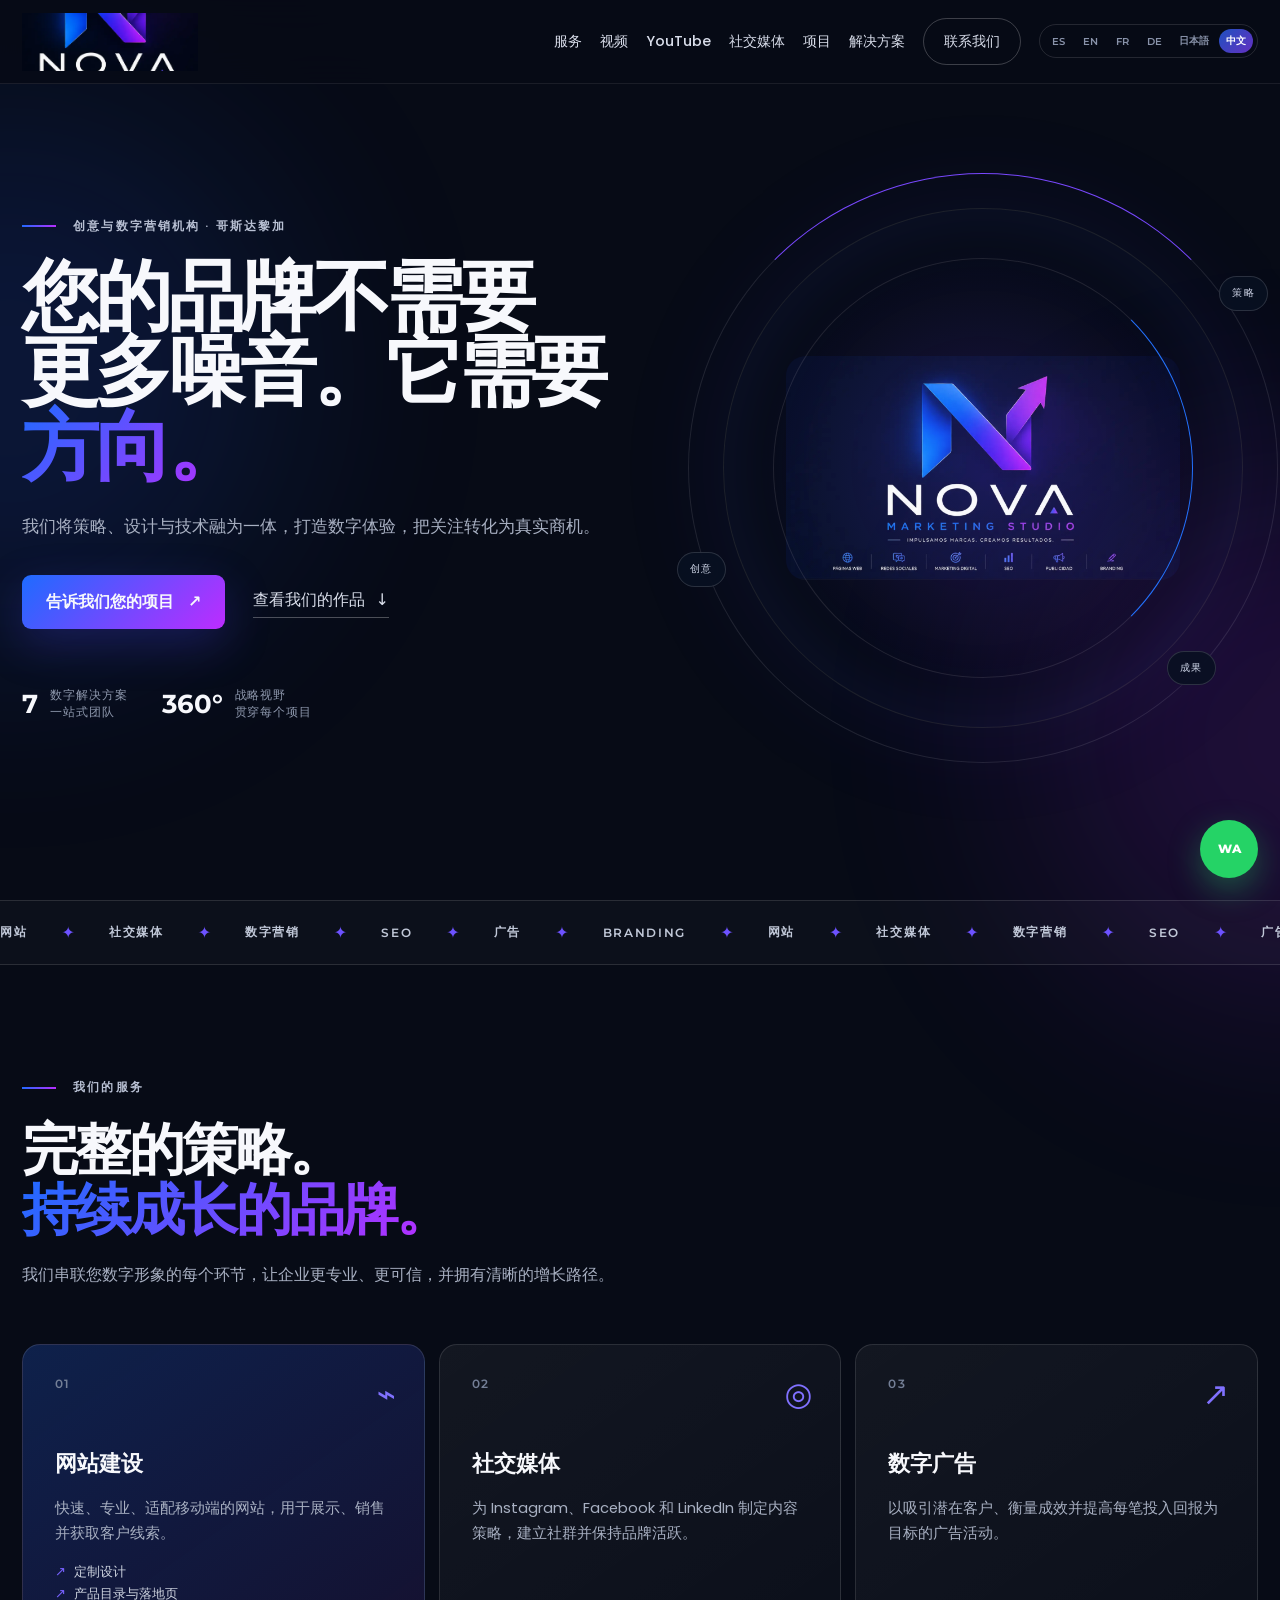
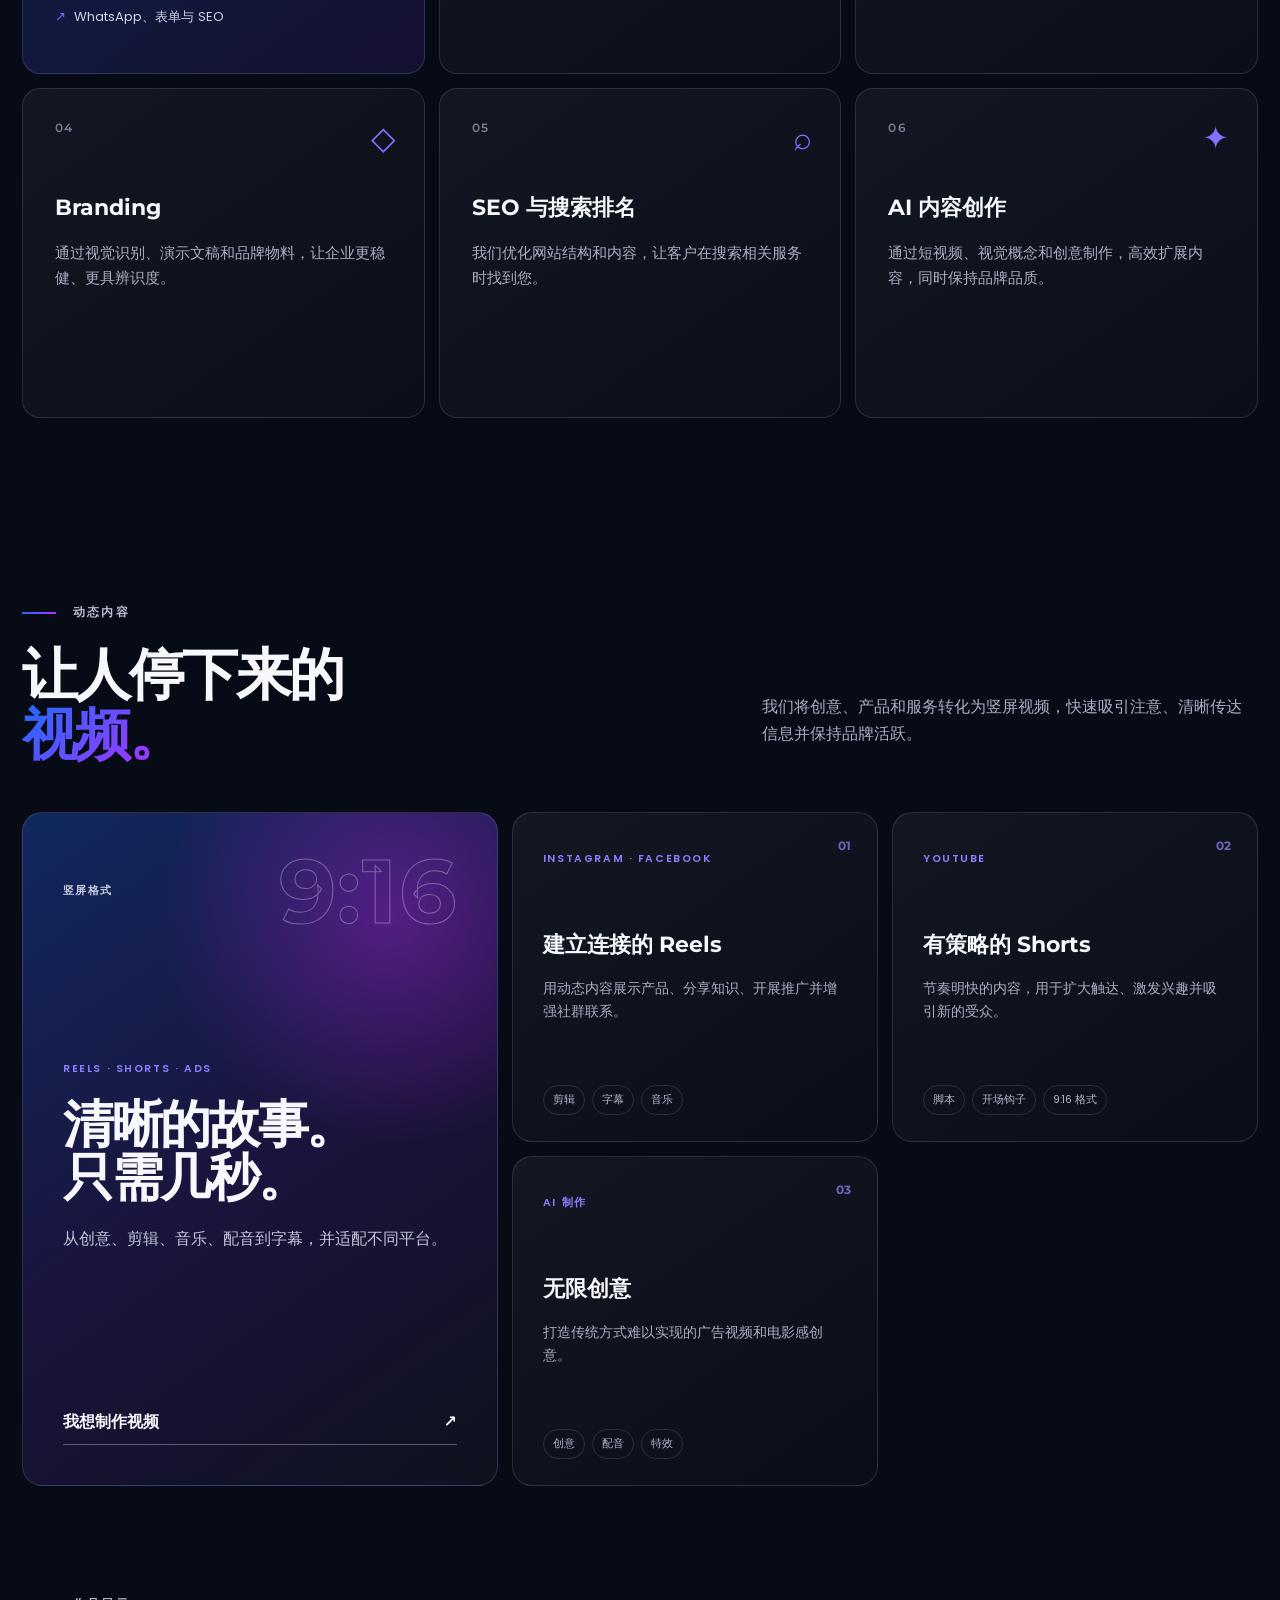
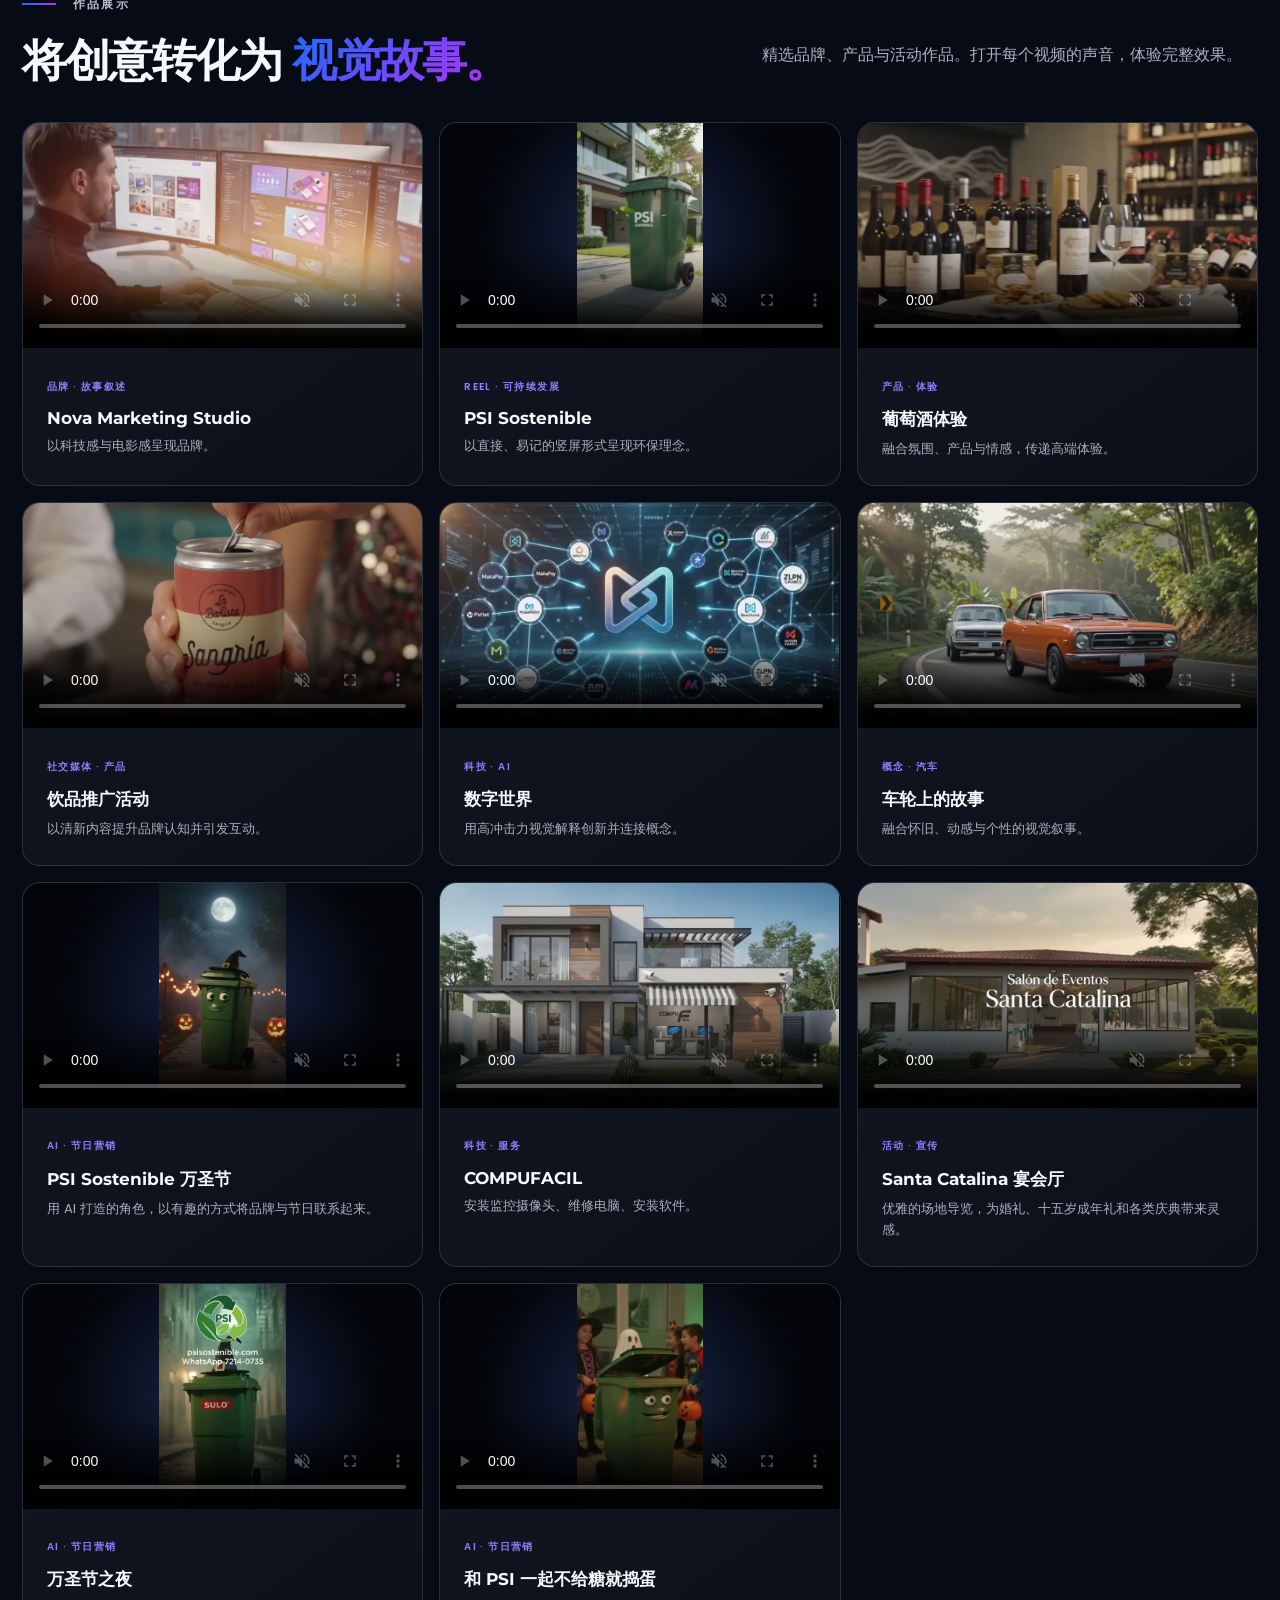
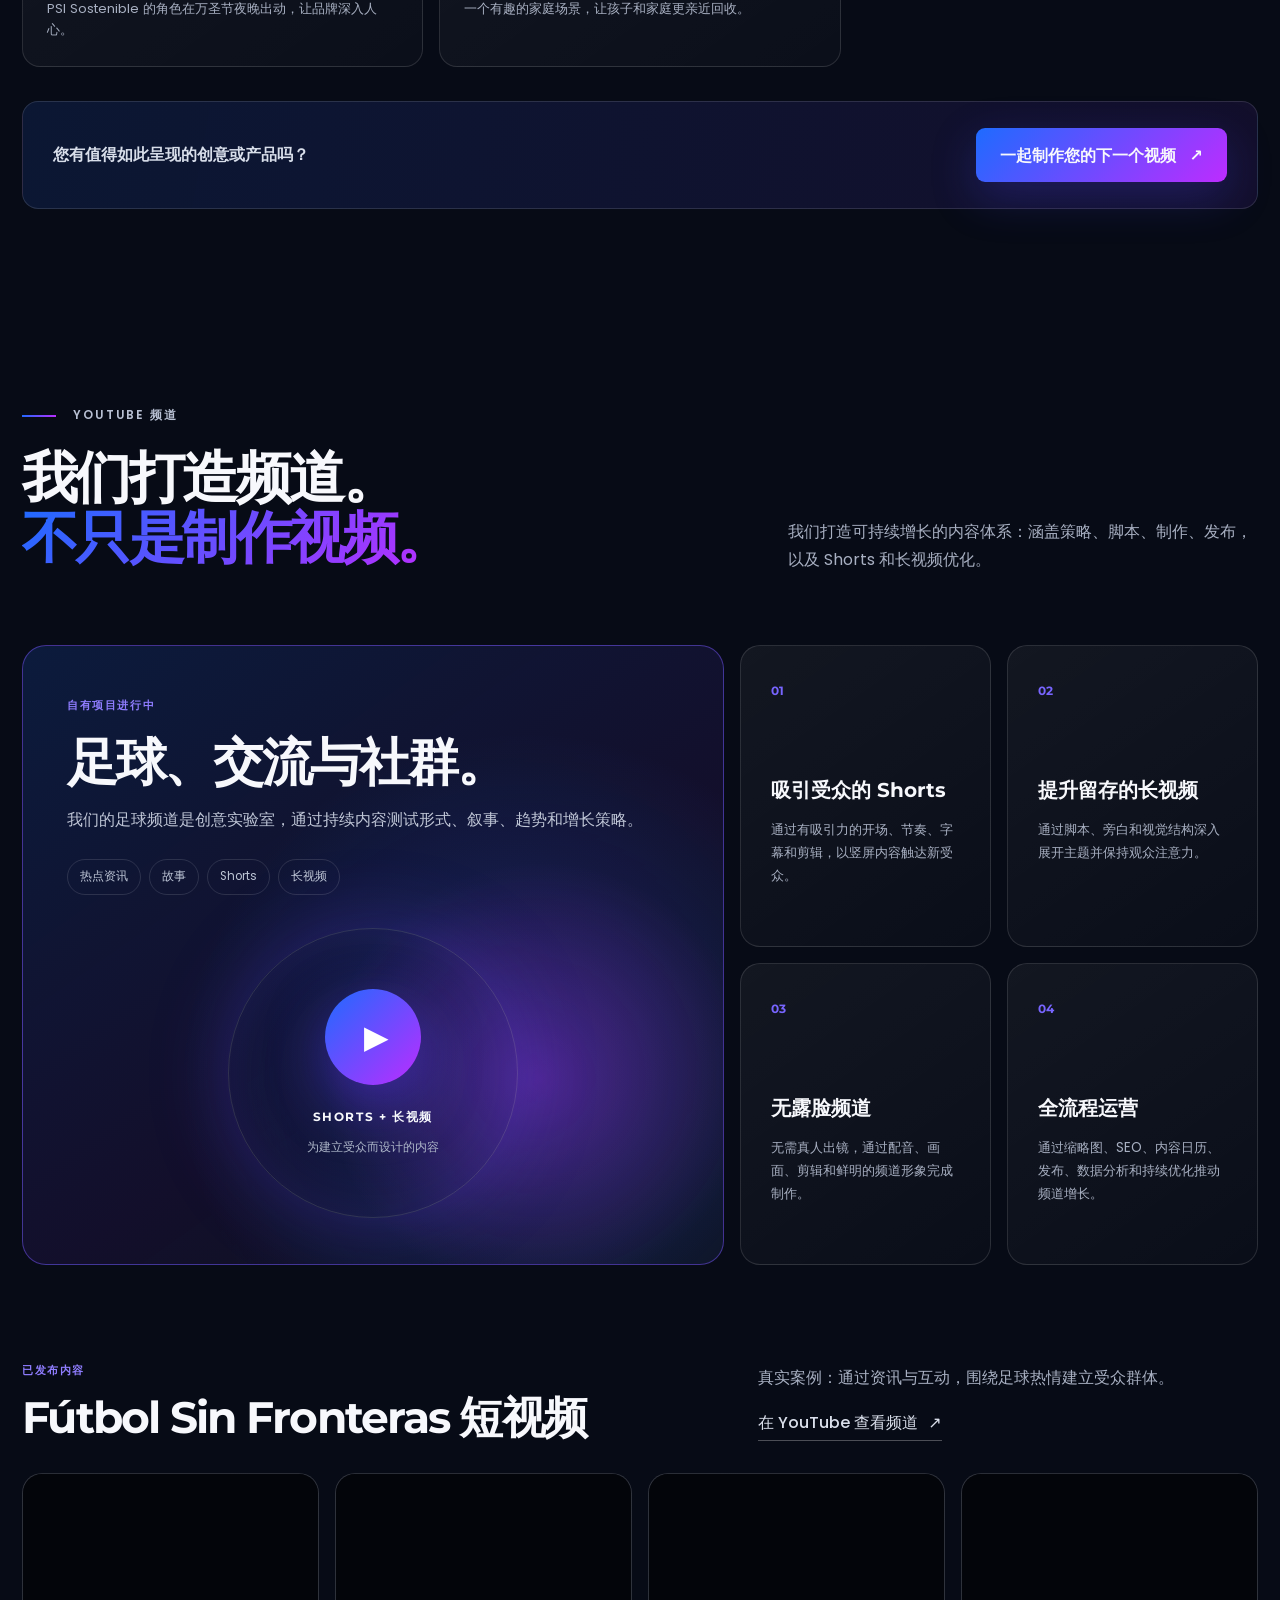
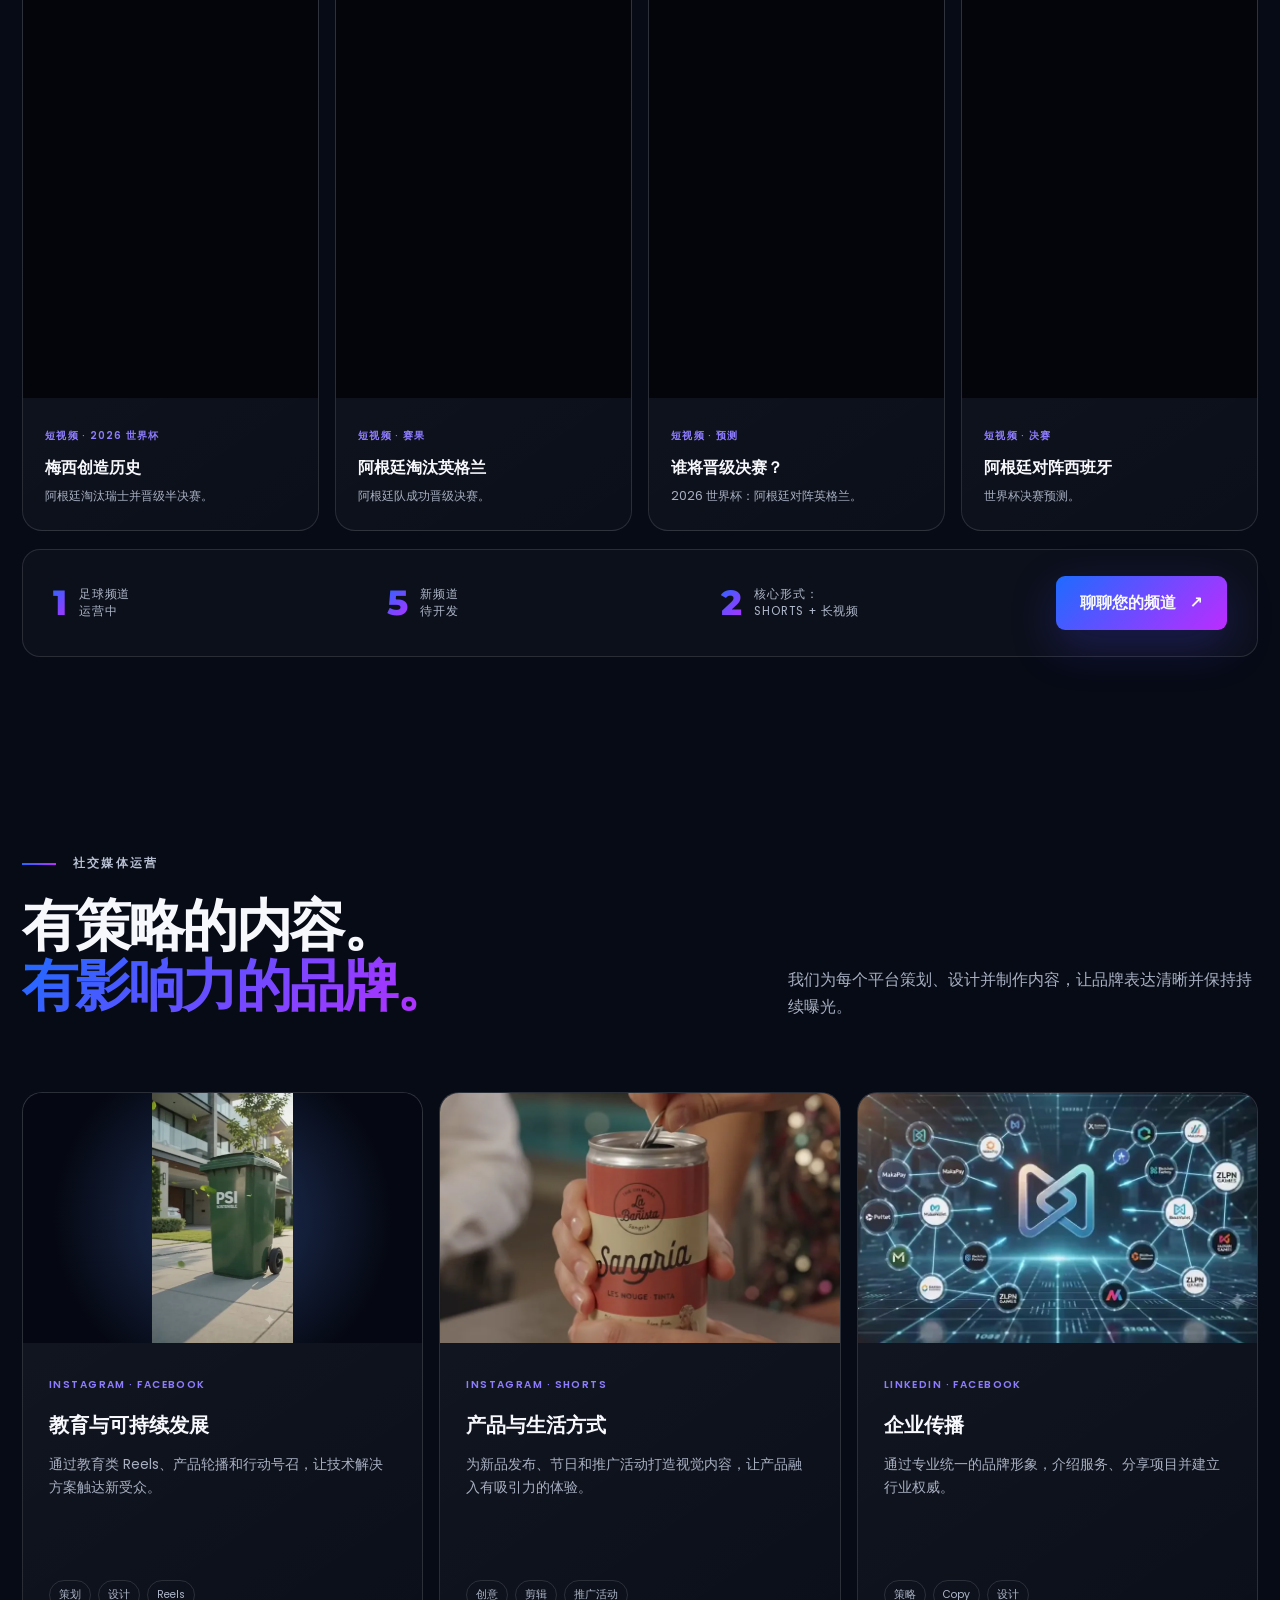
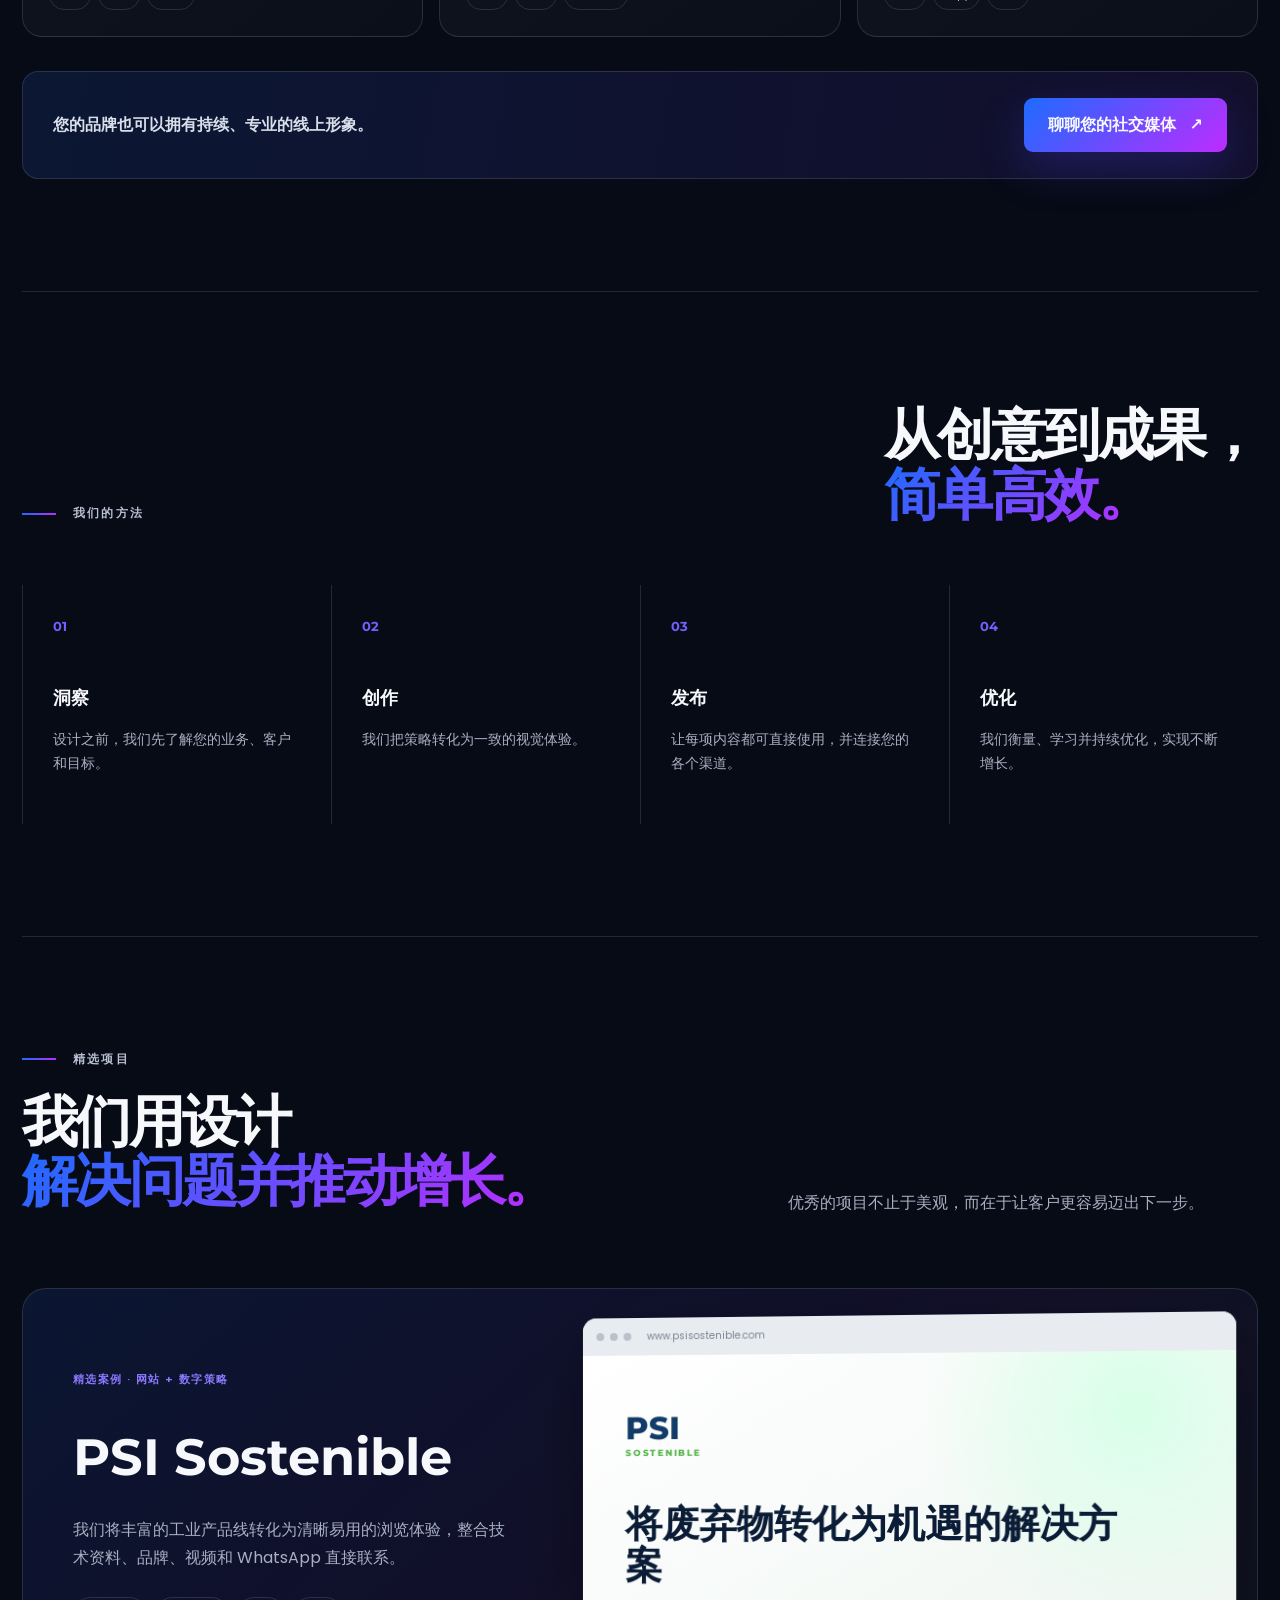
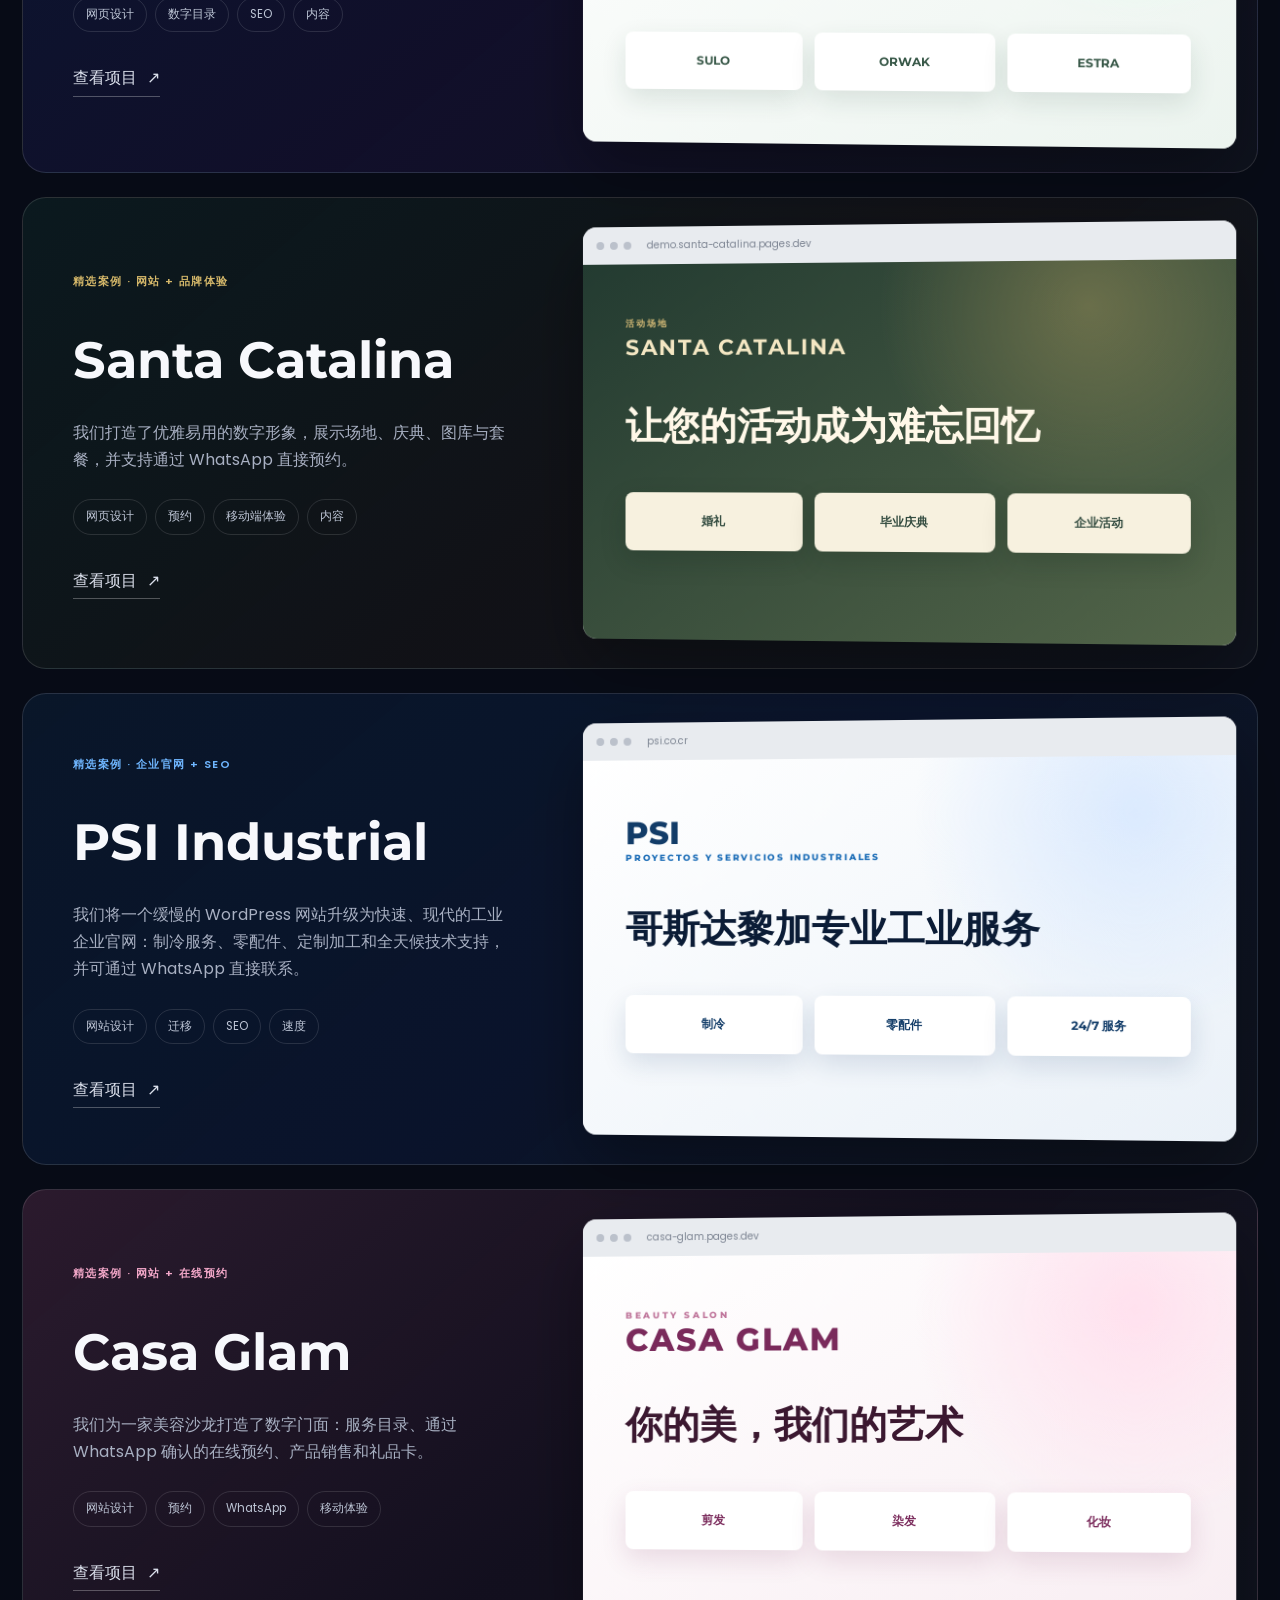
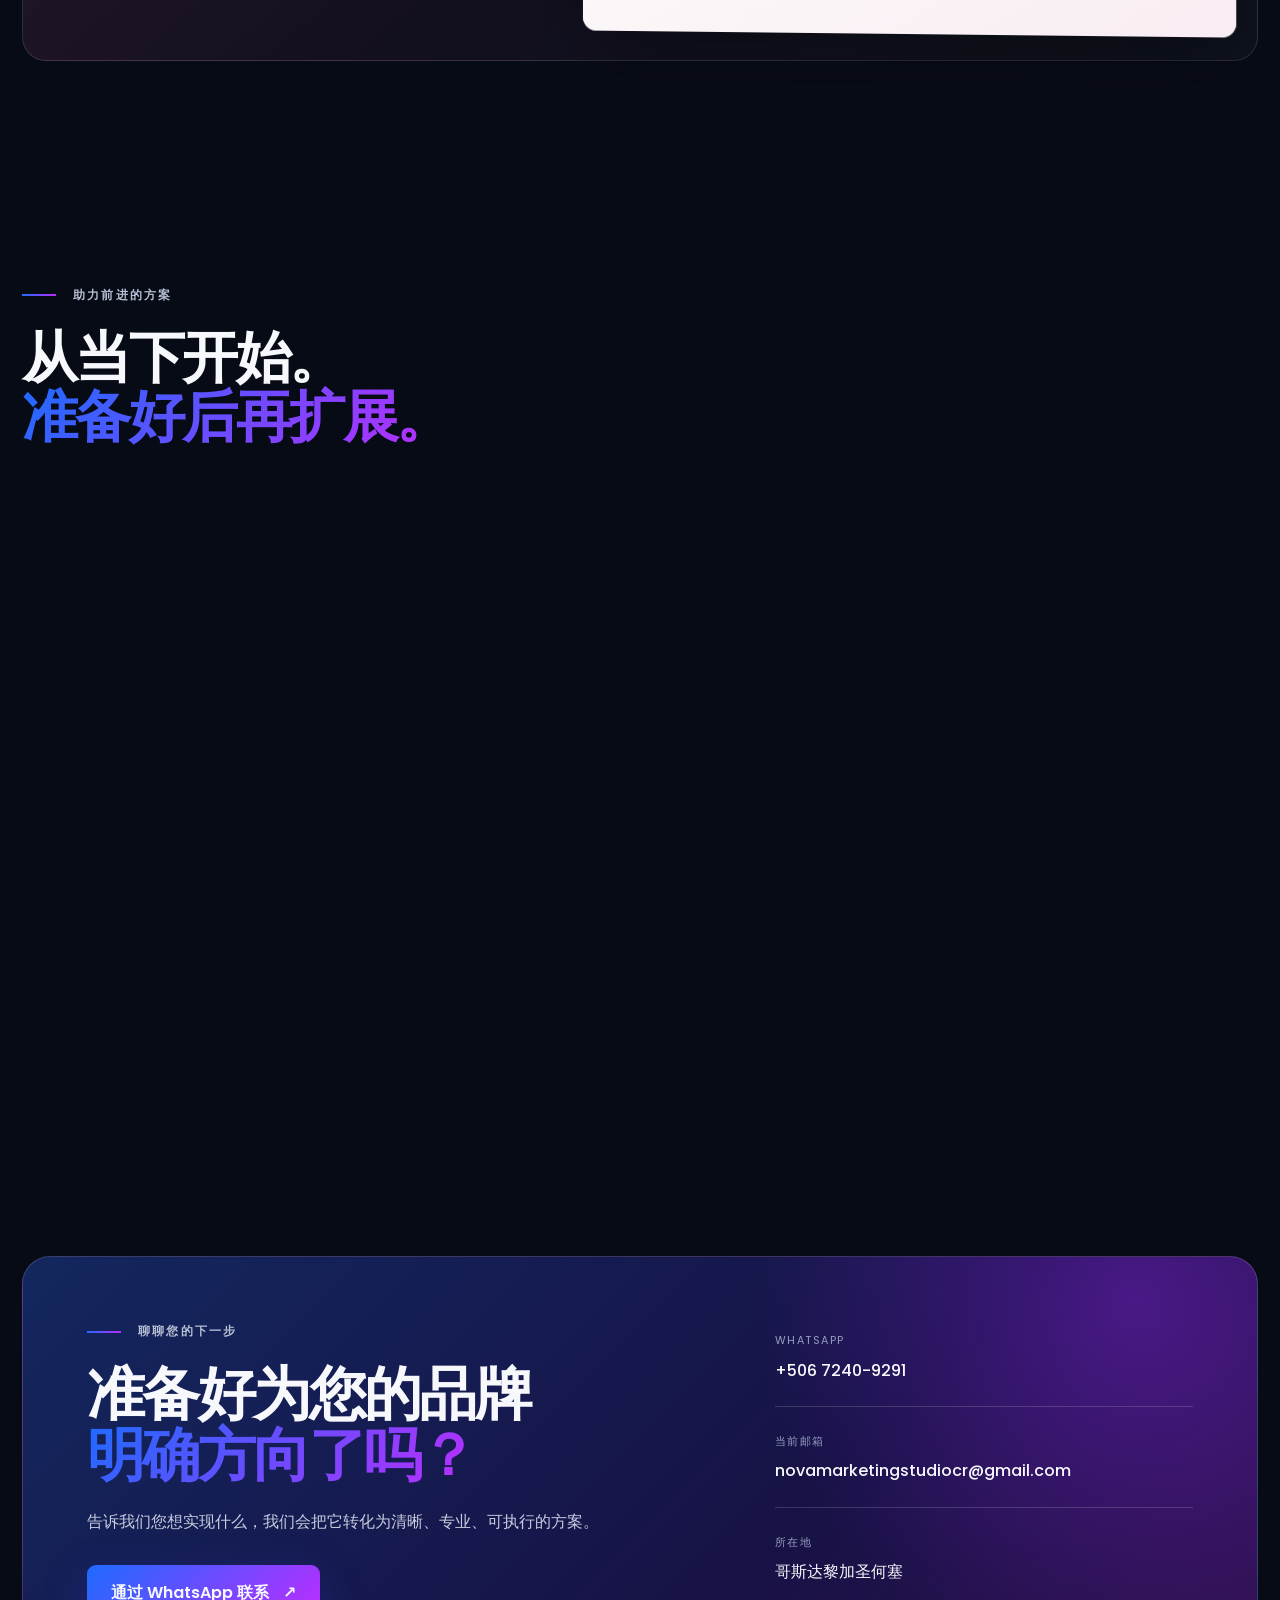
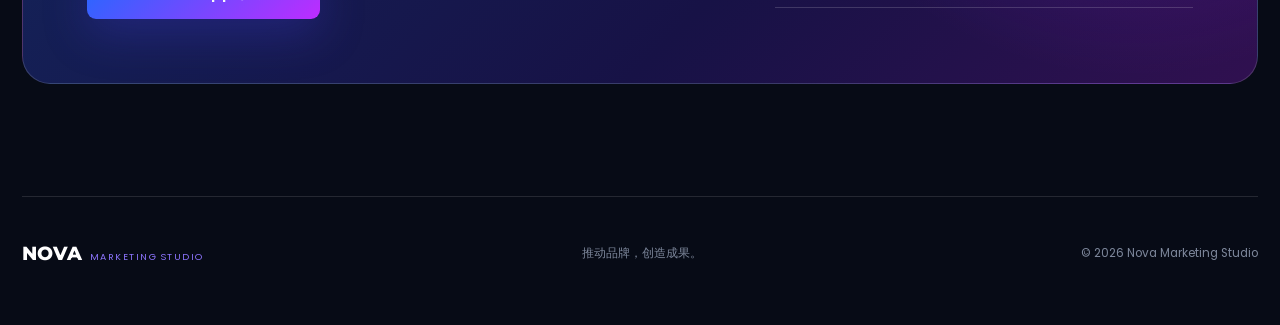
<file: zh/index.html>
<!doctype html>
<html lang="zh-Hans">
<head>
  <meta charset="utf-8">
  <meta name="viewport" content="width=device-width, initial-scale=1">
  <title>Nova Marketing Studio | 推动品牌增长</title>
  <meta name="description" content="哥斯达黎加创意营销机构：网站、社交媒体、YouTube 频道、数字营销、SEO、品牌设计与 AI 内容。">
  <meta name="theme-color" content="#070b16">
  <link rel="canonical" href="https://nova-marketing-studio.pages.dev/zh/">
  <link rel="alternate" hreflang="es" href="https://nova-marketing-studio.pages.dev/">
  <link rel="alternate" hreflang="en" href="https://nova-marketing-studio.pages.dev/en/">
  <link rel="alternate" hreflang="fr" href="https://nova-marketing-studio.pages.dev/fr/">
  <link rel="alternate" hreflang="zh-Hans" href="https://nova-marketing-studio.pages.dev/zh/">
  <link rel="alternate" hreflang="de" href="https://nova-marketing-studio.pages.dev/de/">
  <link rel="alternate" hreflang="ja" href="https://nova-marketing-studio.pages.dev/ja/">
  <link rel="alternate" hreflang="x-default" href="https://nova-marketing-studio.pages.dev/">
  <link rel="preconnect" href="https://fonts.googleapis.com">
  <link rel="preconnect" href="https://fonts.gstatic.com" crossorigin>
  <link href="https://fonts.googleapis.com/css2?family=Montserrat:wght@600;700;800&amp;family=Poppins:wght@400;500;600&amp;display=swap" rel="stylesheet">
  <link rel="icon" type="image/svg+xml" href="data:image/svg+xml,%3Csvg%20xmlns='http://www.w3.org/2000/svg'%20viewBox='0%200%2064%2064'%3E%3Cdefs%3E%3ClinearGradient%20id='g'%20x1='0'%20y1='1'%20x2='1'%20y2='0'%3E%3Cstop%20stop-color='%232563eb'/%3E%3Cstop%20offset='1'%20stop-color='%237c3aed'/%3E%3C/linearGradient%3E%3C/defs%3E%3Crect%20width='64'%20height='64'%20rx='14'%20fill='%23070b16'/%3E%3Cpath%20d='M15%2047V17l25%2025V22h-6l12-10%209%2010h-6v25h-8L23%2026v21z'%20fill='url(%23g)'/%3E%3C/svg%3E">
  <link rel="stylesheet" href="../assets/styles.css">

  <!-- Google Search Console: pegar aquí la etiqueta <meta name="google-site-verification" ...> -->
  <meta property="og:type" content="website">
  <meta property="og:site_name" content="Nova Marketing Studio">
  <meta property="og:locale" content="zh_CN">
  <meta property="og:title" content="Nova Marketing Studio | 推动品牌增长">
  <meta property="og:description" content="哥斯达黎加创意营销机构：网站、社交媒体、YouTube 频道、数字营销、SEO、品牌设计与 AI 内容。">
  <meta property="og:url" content="https://nova-marketing-studio.pages.dev/zh/">
  <meta property="og:image" content="https://nova-marketing-studio.pages.dev/assets/og-nova.jpg">
  <meta property="og:image:width" content="1200">
  <meta property="og:image:height" content="630">
  <meta name="twitter:card" content="summary_large_image">
  <script type="application/ld+json">{"@context": "https://schema.org", "@type": "ProfessionalService", "name": "Nova Marketing Studio", "url": "https://nova-marketing-studio.pages.dev/", "logo": "https://nova-marketing-studio.pages.dev/assets/nova-brand-dark.webp", "image": "https://nova-marketing-studio.pages.dev/assets/og-nova.jpg", "slogan": "Impulsamos marcas. Creamos resultados.", "telephone": "+506 7240 9291", "areaServed": "CR", "address": {"@type": "PostalAddress", "addressCountry": "CR"}, "knowsAbout": ["Diseño web", "SEO", "Redes sociales", "Publicidad digital", "Branding", "Videos", "YouTube"], "sameAs": ["https://www.youtube.com/@FutbolSinFronterasTV"]}</script>
</head>
<body>
  <div class="ambient ambient-one"></div>
  <div class="ambient ambient-two"></div>

  <header class="site-header" id="inicio">
    <a class="brand" href="#inicio" aria-label="Nova Marketing Studio，首页">
      <img src="../assets/nova-brand-dark.webp" alt="Nova Marketing Studio">
    </a>
    <button class="menu-toggle" aria-expanded="false" aria-controls="main-nav" aria-label="打开菜单">
      <span></span><span></span><span></span>
    </button>
    <nav id="main-nav" aria-label="主导航">
      <a href="#servicios">服务</a>
      <a href="#videos">视频</a>
      <a href="#youtube">YouTube</a>
      <a href="#redes">社交媒体</a>
      <a href="#proyectos">项目</a>
      <a href="#planes">解决方案</a>
      <a href="#contacto" class="nav-cta">联系我们</a>
      <div class="language-switcher" aria-label="选择语言">
<a class="" href="/" lang="es">ES</a><a href="/en/" lang="en" class="">EN</a><a href="/fr/" lang="fr" class="">FR</a><a href="/de/" lang="de" class="">DE</a><a href="/ja/" lang="ja" class="">日本語</a><a href="/zh/" lang="zh-Hans" class="active" aria-current="page">中文</a>
</div>
    </nav>
  </header>

  <main>
    <section class="hero section-pad">
      <div class="hero-copy reveal">
        <p class="eyebrow"><span></span> 创意与数字营销机构 · 哥斯达黎加</p>
        <h1>您的品牌不需要<br>更多噪音。它需要 <em>方向。</em>
</h1>
        <p class="hero-lead">我们将策略、设计与技术融为一体，打造数字体验，把关注转化为真实商机。</p>
        <div class="hero-actions">
          <a class="button button-primary" href="https://wa.me/50672409291?text=Hola%20Nova%2C%20quiero%20impulsar%20mi%20marca" target="_blank" rel="noopener">告诉我们您的项目 <span>↗</span></a>
          <a class="text-link" href="#proyectos">查看我们的作品 <span>↓</span></a>
        </div>
        <div class="hero-proof">
          <div>
<strong>7</strong><span>数字解决方案<br>一站式团队</span>
</div>
          <div>
<strong>360°</strong><span>战略视野<br>贯穿每个项目</span>
</div>
        </div>
      </div>
      <div class="hero-visual reveal delay-1" aria-hidden="true">
        <div class="orbit orbit-one"></div>
        <div class="orbit orbit-two"></div>
        <div class="brand-stage">
          <img src="../assets/nova-brand-dark.webp" alt="">
          <div class="stage-chip chip-one">策略</div>
          <div class="stage-chip chip-two">创意</div>
          <div class="stage-chip chip-three">成果</div>
        </div>
      </div>
    </section>

    <section class="marquee" aria-label="主要服务">
      <div class="marquee-track">
        <span>网站</span><i>✦</i><span>社交媒体</span><i>✦</i><span>数字营销</span><i>✦</i><span>SEO</span><i>✦</i><span>广告</span><i>✦</i><span>BRANDING</span><i>✦</i>
        <span>网站</span><i>✦</i><span>社交媒体</span><i>✦</i><span>数字营销</span><i>✦</i><span>SEO</span><i>✦</i><span>广告</span><i>✦</i><span>BRANDING</span><i>✦</i>
      </div>
    </section>

    <section class="services section-pad" id="servicios">
      <div class="section-intro reveal">
        <p class="eyebrow"><span></span> 我们的服务</p>
        <h2>完整的策略。<br><em>持续成长的品牌。</em>
</h2>
        <p>我们串联您数字形象的每个环节，让企业更专业、更可信，并拥有清晰的增长路径。</p>
      </div>
      <div class="service-grid">
        <article class="service-card featured reveal">
          <div class="service-number">01</div>
          <div class="service-icon">⌁</div>
          <h3>网站建设</h3>
          <p>快速、专业、适配移动端的网站，用于展示、销售并获取客户线索。</p>
          <ul>
<li>定制设计</li>
<li>产品目录与落地页</li>
<li>WhatsApp、表单与 SEO</li>
</ul>
        </article>
        <article class="service-card reveal delay-1">
          <div class="service-number">02</div>
          <div class="service-icon">◎</div>
          <h3>社交媒体</h3>
          <p>为 Instagram、Facebook 和 LinkedIn 制定内容策略，建立社群并保持品牌活跃。</p>
        </article>
        <article class="service-card reveal delay-2">
          <div class="service-number">03</div>
          <div class="service-icon">↗</div>
          <h3>数字广告</h3>
          <p>以吸引潜在客户、衡量成效并提高每笔投入回报为目标的广告活动。</p>
        </article>
        <article class="service-card reveal">
          <div class="service-number">04</div>
          <div class="service-icon">◇</div>
          <h3>Branding</h3>
          <p>通过视觉识别、演示文稿和品牌物料，让企业更稳健、更具辨识度。</p>
        </article>
        <article class="service-card reveal delay-1">
          <div class="service-number">05</div>
          <div class="service-icon">⌕</div>
          <h3>SEO 与搜索排名</h3>
          <p>我们优化网站结构和内容，让客户在搜索相关服务时找到您。</p>
        </article>
        <article class="service-card reveal delay-2">
          <div class="service-number">06</div>
          <div class="service-icon">✦</div>
          <h3>AI 内容创作</h3>
          <p>通过短视频、视觉概念和创意制作，高效扩展内容，同时保持品牌品质。</p>
        </article>
      </div>
    </section>

    <section class="video-lab section-pad" id="videos">
      <div class="video-lab-head reveal">
        <div>
          <p class="eyebrow"><span></span> 动态内容</p>
          <h2>让人停下来的<br><em>视频。</em>
</h2>
        </div>
        <p>我们将创意、产品和服务转化为竖屏视频，快速吸引注意、清晰传达信息并保持品牌活跃。</p>
      </div>
      <div class="video-grid">
        <article class="format-card format-main reveal">
          <div class="format-top">
<span>竖屏格式</span><strong>9:16</strong>
</div>
          <div class="format-copy">
<small>REELS · SHORTS · ADS</small><h3>清晰的故事。<br>只需几秒。</h3>
<p>从创意、剪辑、音乐、配音到字幕，并适配不同平台。</p>
</div>
          <a href="https://wa.me/50672409291?text=Hola%20Nova%2C%20quiero%20producir%20videos%20para%20mis%20redes" target="_blank" rel="noopener">我想制作视频 <span>↗</span></a>
        </article>
        <article class="format-card reveal delay-1">
          <span class="platform-number">01</span>
          <small>INSTAGRAM · FACEBOOK</small>
          <h3>建立连接的 Reels</h3>
          <p>用动态内容展示产品、分享知识、开展推广并增强社群联系。</p>
          <div class="format-tags">
<span>剪辑</span><span>字幕</span><span>音乐</span>
</div>
        </article>
        <article class="format-card reveal delay-2">
          <span class="platform-number">02</span>
          <small>YOUTUBE</small>
          <h3>有策略的 Shorts</h3>
          <p>节奏明快的内容，用于扩大触达、激发兴趣并吸引新的受众。</p>
          <div class="format-tags">
<span>脚本</span><span>开场钩子</span><span>9:16 格式</span>
</div>
        </article>
        <article class="format-card reveal delay-3">
          <span class="platform-number">03</span>
          <small>AI 制作</small>
          <h3>无限创意</h3>
          <p>打造传统方式难以实现的广告视频和电影感创意。</p>
          <div class="format-tags">
<span>创意</span><span>配音</span><span>特效</span>
</div>
        </article>
      </div>

      <div class="showreel-head reveal">
        <div>
          <p class="eyebrow"><span></span> 作品展示</p>
          <h3>将创意转化为 <em>视觉故事。</em>
</h3>
        </div>
        <p>精选品牌、产品与活动作品。打开每个视频的声音，体验完整效果。</p>
      </div>
      <div class="showreel-grid">
        <article class="showreel-card reveal">
          <video controls muted playsinline preload="metadata" poster="../assets/posters/nova-estudio-creativo.webp" aria-label="Nova Marketing Studio 视频">
            <source src="../assets/videos/nova-estudio-creativo.mp4" type="video/mp4">
          </source></video>
          <div class="showreel-copy">
<small>品牌 · 故事叙述</small><h4>Nova Marketing Studio</h4>
<p>以科技感与电影感呈现品牌。</p>
</div>
        </article>
        <article class="showreel-card vertical reveal delay-1">
          <video controls muted playsinline preload="metadata" poster="../assets/posters/psi-sostenible-reel.webp" aria-label="PSI Sostenible 短视频">
            <source src="../assets/videos/psi-sostenible-reel.mp4" type="video/mp4">
          </source></video>
          <div class="showreel-copy">
<small>REEL · 可持续发展</small><h4>PSI Sostenible</h4>
<p>以直接、易记的竖屏形式呈现环保理念。</p>
</div>
        </article>
        <article class="showreel-card reveal delay-2">
          <video controls muted playsinline preload="metadata" poster="../assets/posters/experiencia-vinos.webp" aria-label="葡萄酒体验视频">
            <source src="../assets/videos/experiencia-vinos.mp4" type="video/mp4">
          </source></video>
          <div class="showreel-copy">
<small>产品 · 体验</small><h4>葡萄酒体验</h4>
<p>融合氛围、产品与情感，传递高端体验。</p>
</div>
        </article>
        <article class="showreel-card reveal">
          <video controls muted playsinline preload="metadata" poster="../assets/posters/campana-bebida-social.webp" aria-label="饮品社交媒体推广">
            <source src="../assets/videos/campana-bebida-social.mp4" type="video/mp4">
          </source></video>
          <div class="showreel-copy">
<small>社交媒体 · 产品</small><h4>饮品推广活动</h4>
<p>以清新内容提升品牌认知并引发互动。</p>
</div>
        </article>
        <article class="showreel-card reveal delay-1">
          <video controls muted playsinline preload="metadata" poster="../assets/posters/tecnologia-con-ia.webp" aria-label="使用人工智能创作的科技视频">
            <source src="../assets/videos/tecnologia-con-ia.mp4" type="video/mp4">
          </source></video>
          <div class="showreel-copy">
<small>科技 · AI</small><h4>数字世界</h4>
<p>用高冲击力视觉解释创新并连接概念。</p>
</div>
        </article>
        <article class="showreel-card reveal delay-2">
          <video controls muted playsinline preload="metadata" poster="../assets/posters/historia-automotriz.webp" aria-label="汽车故事视频">
            <source src="../assets/videos/historia-automotriz.mp4" type="video/mp4">
          </source></video>
          <div class="showreel-copy">
<small>概念 · 汽车</small><h4>车轮上的故事</h4>
<p>融合怀旧、动感与个性的视觉叙事。</p>
</div>
        </article>
        <article class="showreel-card vertical reveal">
          <video controls muted playsinline preload="metadata" poster="../assets/posters/halloween-psi-sostenible.webp" aria-label="PSI Sostenible 万圣节视频">
            <source src="../assets/videos/halloween-psi-sostenible.mp4" type="video/mp4">
          </video>
          <div class="showreel-copy"><small>AI · 节日营销</small><h4>PSI Sostenible 万圣节</h4><p>用 AI 打造的角色，以有趣的方式将品牌与节日联系起来。</p></div>
        </article>
        <article class="showreel-card reveal delay-1">
          <video controls muted playsinline preload="metadata" poster="../assets/posters/compufacil.webp" aria-label="COMPUFACIL 视频">
            <source src="../assets/videos/compufacil.mp4" type="video/mp4">
          </video>
          <div class="showreel-copy"><small>科技 · 服务</small><h4>COMPUFACIL</h4><p>安装监控摄像头、维修电脑、安装软件。</p></div>
        </article>
        <article class="showreel-card reveal">
          <video controls muted playsinline preload="metadata" poster="../assets/posters/santa-catalina-eventos.webp" aria-label="Santa Catalina 宴会厅宣传视频">
            <source src="../assets/videos/santa-catalina-eventos.mp4" type="video/mp4">
          </video>
          <div class="showreel-copy"><small>活动 · 宣传</small><h4>Santa Catalina 宴会厅</h4><p>优雅的场地导览，为婚礼、十五岁成年礼和各类庆典带来灵感。</p></div>
        </article>
        <article class="showreel-card vertical reveal delay-1">
          <video controls muted playsinline preload="metadata" poster="../assets/posters/halloween-psi-calle.webp" aria-label="PSI Sostenible 万圣节夜晚视频">
            <source src="../assets/videos/halloween-psi-calle.mp4" type="video/mp4">
          </video>
          <div class="showreel-copy"><small>AI · 节日营销</small><h4>万圣节之夜</h4><p>PSI Sostenible 的角色在万圣节夜晚出动，让品牌深入人心。</p></div>
        </article>
        <article class="showreel-card vertical reveal delay-2">
          <video controls muted playsinline preload="metadata" poster="../assets/posters/halloween-psi-ninos.webp" aria-label="PSI Sostenible 儿童万圣节视频">
            <source src="../assets/videos/halloween-psi-ninos.mp4" type="video/mp4">
          </video>
          <div class="showreel-copy"><small>AI · 节日营销</small><h4>和 PSI 一起不给糖就捣蛋</h4><p>一个有趣的家庭场景，让孩子和家庭更亲近回收。</p></div>
        </article>
      </div>
      <div class="showreel-cta reveal">
        <p>您有值得如此呈现的创意或产品吗？</p>
        <a class="button button-primary" href="https://wa.me/50672409291?text=Hola%20Nova%2C%20quiero%20crear%20un%20video%20para%20mi%20marca" target="_blank" rel="noopener">一起制作您的下一个视频 <span>↗</span></a>
      </div>
    </section>

    <section class="youtube-studio section-pad" id="youtube">
      <div class="section-intro split reveal">
        <div>
<p class="eyebrow"><span></span> YouTube 频道</p>
<h2>我们打造频道。<br><em>不只是制作视频。</em>
</h2>
</div>
        <p>我们打造可持续增长的内容体系：涵盖策略、脚本、制作、发布，以及 Shorts 和长视频优化。</p>
      </div>
      <div class="youtube-overview">
        <article class="youtube-feature reveal">
          <div class="youtube-feature-copy">
            <small>自有项目进行中</small>
            <h3>足球、交流与社群。</h3>
            <p>我们的足球频道是创意实验室，通过持续内容测试形式、叙事、趋势和增长策略。</p>
            <div class="tag-row">
<span>热点资讯</span><span>故事</span><span>Shorts</span><span>长视频</span>
</div>
          </div>
          <div class="youtube-visual" aria-hidden="true">
            <div class="youtube-orbit"></div>
            <div class="play-mark">▶</div>
            <b>SHORTS + 长视频</b>
            <span>为建立受众而设计的内容</span>
          </div>
        </article>
        <div class="youtube-capabilities">
          <article class="youtube-card reveal"><span>01</span><h3>吸引受众的 Shorts</h3>
<p>通过有吸引力的开场、节奏、字幕和剪辑，以竖屏内容触达新受众。</p></article>
          <article class="youtube-card reveal delay-1"><span>02</span><h3>提升留存的长视频</h3>
<p>通过脚本、旁白和视觉结构深入展开主题并保持观众注意力。</p></article>
          <article class="youtube-card reveal delay-2"><span>03</span><h3>无露脸频道</h3>
<p>无需真人出镜，通过配音、画面、剪辑和鲜明的频道形象完成制作。</p></article>
          <article class="youtube-card reveal delay-3"><span>04</span><h3>全流程运营</h3>
<p>通过缩略图、SEO、内容日历、发布、数据分析和持续优化推动频道增长。</p></article>
        </div>
      </div>
      <div class="youtube-portfolio-head reveal">
        <div>
<small>已发布内容</small><h3>Fútbol Sin Fronteras 短视频</h3>
</div>
        <div>
<p>真实案例：通过资讯与互动，围绕足球热情建立受众群体。</p>
<a class="text-link" href="https://www.youtube.com/@FutbolSinFronterasTV" target="_blank" rel="noopener">在 YouTube 查看频道 <span>↗</span></a>
</div>
      </div>
      <div class="youtube-shorts-grid">
        <article class="youtube-short reveal">
          <iframe src="https://www.youtube-nocookie.com/embed/4aHSxVU0PXg" title="Messi hace historia: Argentina en semifinales" loading="lazy" allow="accelerometer; autoplay; clipboard-write; encrypted-media; gyroscope; picture-in-picture; web-share" allowfullscreen></iframe>
          <div>
<small>短视频 · 2026 世界杯</small><h4>梅西创造历史</h4>
<p>阿根廷淘汰瑞士并晋级半决赛。</p>
</div>
        </article>
        <article class="youtube-short reveal delay-1">
          <iframe src="https://www.youtube-nocookie.com/embed/egiSXJBO6AU" title="Argentina elimina a Inglaterra" loading="lazy" allow="accelerometer; autoplay; clipboard-write; encrypted-media; gyroscope; picture-in-picture; web-share" allowfullscreen></iframe>
          <div>
<small>短视频 · 赛果</small><h4>阿根廷淘汰英格兰</h4>
<p>阿根廷队成功晋级决赛。</p>
</div>
        </article>
        <article class="youtube-short reveal delay-2">
          <iframe src="https://www.youtube-nocookie.com/embed/ZM1euYjRQYs" title="Argentina contra Inglaterra: quién llegará a la final" loading="lazy" allow="accelerometer; autoplay; clipboard-write; encrypted-media; gyroscope; picture-in-picture; web-share" allowfullscreen></iframe>
          <div>
<small>短视频 · 预测</small><h4>谁将晋级决赛？</h4>
<p>2026 世界杯：阿根廷对阵英格兰。</p>
</div>
        </article>
        <article class="youtube-short reveal delay-3">
          <iframe src="https://www.youtube-nocookie.com/embed/JiclaM4VpYQ" title="Argentina contra España: final del Mundial" loading="lazy" allow="accelerometer; autoplay; clipboard-write; encrypted-media; gyroscope; picture-in-picture; web-share" allowfullscreen></iframe>
          <div>
<small>短视频 · 决赛</small><h4>阿根廷对阵西班牙</h4>
<p>世界杯决赛预测。</p>
</div>
        </article>
      </div>
      <div class="channel-roadmap reveal">
        <div>
<strong>1</strong><span>足球频道<br>运营中</span>
</div>
        <div>
<strong>5</strong><span>新频道<br>待开发</span>
</div>
        <div>
<strong>2</strong><span>核心形式：<br>Shorts + 长视频</span>
</div>
        <a class="button button-primary" href="https://wa.me/50672409291?text=Hola%20Nova%2C%20quiero%20crear%20o%20hacer%20crecer%20un%20canal%20de%20YouTube" target="_blank" rel="noopener">聊聊您的频道 <span>↗</span></a>
      </div>
    </section>

    <section class="social-work section-pad" id="redes">
      <div class="section-intro split reveal">
        <div>
<p class="eyebrow"><span></span> 社交媒体运营</p>
<h2>有策略的内容。<br><em>有影响力的品牌。</em>
</h2>
</div>
        <p>我们为每个平台策划、设计并制作内容，让品牌表达清晰并保持持续曝光。</p>
      </div>
      <div class="social-work-grid">
        <article class="social-case reveal">
          <img src="../assets/posters/psi-sostenible-reel.webp" alt="PSI Sostenible 内容示例" loading="lazy">
          <div class="social-case-copy">
<small>INSTAGRAM · FACEBOOK</small><h3>教育与可持续发展</h3>
<p>通过教育类 Reels、产品轮播和行动号召，让技术解决方案触达新受众。</p>
<div class="format-tags static">
<span>策划</span><span>设计</span><span>Reels</span>
</div>
</div>
        </article>
        <article class="social-case reveal delay-1">
          <img src="../assets/posters/campana-bebida-social.webp" alt="饮品推广示例" loading="lazy">
          <div class="social-case-copy">
<small>INSTAGRAM · SHORTS</small><h3>产品与生活方式</h3>
<p>为新品发布、节日和推广活动打造视觉内容，让产品融入有吸引力的体验。</p>
<div class="format-tags static">
<span>创意</span><span>剪辑</span><span>推广活动</span>
</div>
</div>
        </article>
        <article class="social-case reveal delay-2">
          <img src="../assets/posters/tecnologia-con-ia.webp" alt="科技与企业传播示例" loading="lazy">
          <div class="social-case-copy">
<small>LINKEDIN · FACEBOOK</small><h3>企业传播</h3>
<p>通过专业统一的品牌形象，介绍服务、分享项目并建立行业权威。</p>
<div class="format-tags static">
<span>策略</span><span>Copy</span><span>设计</span>
</div>
</div>
        </article>
      </div>
      <div class="showreel-cta reveal">
        <p>您的品牌也可以拥有持续、专业的线上形象。</p>
        <a class="button button-primary" href="https://wa.me/50672409291?text=Hola%20Nova%2C%20quiero%20informaci%C3%B3n%20sobre%20manejo%20de%20redes%20sociales" target="_blank" rel="noopener">聊聊您的社交媒体 <span>↗</span></a>
      </div>
    </section>

    <section class="process section-pad">
      <div class="process-head reveal">
        <p class="eyebrow"><span></span> 我们的方法</p>
        <h2>从创意到成果，<br><em>简单高效。</em>
</h2>
      </div>
      <div class="process-steps">
        <article class="reveal"><b>01</b><h3>洞察</h3>
<p>设计之前，我们先了解您的业务、客户和目标。</p></article>
        <article class="reveal delay-1"><b>02</b><h3>创作</h3>
<p>我们把策略转化为一致的视觉体验。</p></article>
        <article class="reveal delay-2"><b>03</b><h3>发布</h3>
<p>让每项内容都可直接使用，并连接您的各个渠道。</p></article>
        <article class="reveal delay-3"><b>04</b><h3>优化</h3>
<p>我们衡量、学习并持续优化，实现不断增长。</p></article>
      </div>
    </section>

    <section class="projects section-pad" id="proyectos">
      <div class="section-intro split reveal">
        <div>
<p class="eyebrow"><span></span> 精选项目</p>
<h2>我们用设计<br><em>解决问题并推动增长。</em>
</h2>
</div>
        <p>优秀的项目不止于美观，而在于让客户更容易迈出下一步。</p>
      </div>
      <article class="project-feature reveal">
        <div class="project-copy">
          <span class="case-label">精选案例 · 网站 + 数字策略</span>
          <h3>PSI Sostenible</h3>
          <p>我们将丰富的工业产品线转化为清晰易用的浏览体验，整合技术资料、品牌、视频和 WhatsApp 直接联系。</p>
          <div class="tag-row">
<span>网页设计</span><span>数字目录</span><span>SEO</span><span>内容</span>
</div>
          <a class="text-link light" href="https://www.psisostenible.com/" target="_blank" rel="noopener">查看项目 <span>↗</span></a>
        </div>
        <div class="project-preview">
          <div class="browser-bar">
<i></i><i></i><i></i><span>www.psisostenible.com</span>
</div>
          <div class="preview-canvas">
            <div class="preview-logo">PSI <small>SOSTENIBLE</small>
</div>
            <h4>将废弃物转化为机遇的解决方案</h4>
            <div class="preview-products">
<div>SULO</div>
<div>ORWAK</div>
<div>ESTRA</div>
</div>
          </div>
        </div>
      </article>
      <article class="project-feature event-feature reveal">
        <div class="project-copy">
          <span class="case-label">精选案例 · 网站 + 品牌体验</span>
          <h3>Santa Catalina</h3>
          <p>我们打造了优雅易用的数字形象，展示场地、庆典、图库与套餐，并支持通过 WhatsApp 直接预约。</p>
          <div class="tag-row">
<span>网页设计</span><span>预约</span><span>移动端体验</span><span>内容</span>
</div>
          <a class="text-link light" href="https://demo.santa-catalina.pages.dev/" target="_blank" rel="noopener">查看项目 <span>↗</span></a>
        </div>
        <div class="project-preview event-preview">
          <div class="browser-bar">
<i></i><i></i><i></i><span>demo.santa-catalina.pages.dev</span>
</div>
          <div class="preview-canvas event-canvas">
            <div class="event-logo">
<small>活动场地</small>SANTA CATALINA</div>
            <h4>让您的活动成为难忘回忆</h4>
            <div class="preview-products event-services">
<div>婚礼</div>
<div>毕业庆典</div>
<div>企业活动</div>
</div>
          </div>
        </div>
      </article>

      <article class="project-feature industrial-feature reveal">
        <div class="project-copy">
          <span class="case-label">精选案例 · 企业官网 + SEO</span>
          <h3>PSI Industrial</h3>
          <p>我们将一个缓慢的 WordPress 网站升级为快速、现代的工业企业官网：制冷服务、零配件、定制加工和全天候技术支持，并可通过 WhatsApp 直接联系。</p>
          <div class="tag-row"><span>网站设计</span><span>迁移</span><span>SEO</span><span>速度</span></div>
          <a class="text-link light" href="https://psi.co.cr/" target="_blank" rel="noopener">查看项目 <span>↗</span></a>
        </div>
        <div class="project-preview industrial-preview">
          <div class="browser-bar"><i></i><i></i><i></i><span>psi.co.cr</span></div>
          <div class="preview-canvas industrial-canvas">
            <div class="preview-logo">PSI <small>PROYECTOS Y SERVICIOS INDUSTRIALES</small></div>
            <h4>哥斯达黎加专业工业服务</h4>
            <div class="preview-products"><div>制冷</div><div>零配件</div><div>24/7 服务</div></div>
          </div>
        </div>
      </article>
      <article class="project-feature glam-feature reveal">
        <div class="project-copy">
          <span class="case-label">精选案例 · 网站 + 在线预约</span>
          <h3>Casa Glam</h3>
          <p>我们为一家美容沙龙打造了数字门面：服务目录、通过 WhatsApp 确认的在线预约、产品销售和礼品卡。</p>
          <div class="tag-row"><span>网站设计</span><span>预约</span><span>WhatsApp</span><span>移动体验</span></div>
          <a class="text-link light" href="https://casa-glam.pages.dev/" target="_blank" rel="noopener">查看项目 <span>↗</span></a>
        </div>
        <div class="project-preview glam-preview">
          <div class="browser-bar"><i></i><i></i><i></i><span>casa-glam.pages.dev</span></div>
          <div class="preview-canvas glam-canvas">
            <div class="glam-logo"><small>BEAUTY SALON</small>CASA GLAM</div>
            <h4>你的美，我们的艺术</h4>
            <div class="preview-products glam-services"><div>剪发</div><div>染发</div><div>化妆</div></div>
          </div>
        </div>
      </article>
    </section>

    <section class="solutions section-pad" id="planes">
      <div class="section-intro reveal">
        <p class="eyebrow"><span></span> 助力前进的方案</p>
        <h2>从当下开始。<br><em>准备好后再扩展。</em>
</h2>
      </div>
      <div class="solution-grid">
        <article class="solution-card reveal">
          <span>01</span><h3>数字形象</h3>
<p>适合需要专业形象并希望客户轻松联系的企业。</p>
          <ul>
<li>网站或落地页</li>
<li>移动端适配设计</li>
<li>WhatsApp 与表单</li>
<li>基础 SEO</li>
</ul>
          <a href="https://wa.me/50672409291?text=Hola%20Nova%2C%20quiero%20informaci%C3%B3n%20sobre%20Presencia%20Digital" target="_blank" rel="noopener">获取方案 ↗</a>
        </article>
        <article class="solution-card highlighted reveal delay-1">
          <div class="popular">最完整</div>
<span>02</span><h3>活跃品牌</h3>
<p>适合希望保持持续、一致传播的企业。</p>
          <ul>
<li>月度策略</li>
<li>Instagram、Facebook 与 LinkedIn</li>
<li>设计、文案与 Reels</li>
<li>成效报告</li>
</ul>
          <a href="https://wa.me/50672409291?text=Hola%20Nova%2C%20quiero%20informaci%C3%B3n%20sobre%20Marca%20en%20Movimiento" target="_blank" rel="noopener">获取方案 ↗</a>
        </article>
        <article class="solution-card reveal delay-2">
          <span>03</span><h3>360° 增长</h3>
<p>适合准备整合网站、内容和获客活动的品牌。</p>
          <ul>
<li>完整网站生态</li>
<li>社交媒体运营</li>
<li>数字广告</li>
<li>持续优化</li>
</ul>
          <a href="https://wa.me/50672409291?text=Hola%20Nova%2C%20quiero%20informaci%C3%B3n%20sobre%20Crecimiento%20360" target="_blank" rel="noopener">获取方案 ↗</a>
        </article>
      </div>
    </section>

    <section class="contact section-pad" id="contacto">
      <div class="contact-shell reveal">
        <div class="contact-copy">
          <p class="eyebrow"><span></span> 聊聊您的下一步</p>
          <h2>准备好为您的品牌<br><em>明确方向了吗？</em>
</h2>
          <p>告诉我们您想实现什么，我们会把它转化为清晰、专业、可执行的方案。</p>
          <a class="button button-primary" href="https://wa.me/50672409291?text=Hola%20Nova%2C%20quiero%20conversar%20sobre%20mi%20proyecto" target="_blank" rel="noopener">通过 WhatsApp 联系 <span>↗</span></a>
        </div>
        <div class="contact-details">
          <div>
<small>WHATSAPP</small><a href="https://wa.me/50672409291" target="_blank" rel="noopener">+506 7240-9291</a>
</div>
          <div>
<small>当前邮箱</small><a href="mailto:novamarketingstudiocr@gmail.com">novamarketingstudiocr@gmail.com</a>
</div>
          <div>
<small>所在地</small><p>哥斯达黎加圣何塞</p>
</div>
        </div>
      </div>
    </section>
  </main>

  <footer>
    <div class="footer-brand">
<strong>NOVA</strong><span>MARKETING STUDIO</span>
</div>
    <p>推动品牌，创造成果。</p>
    <p>© <span id="year"></span> Nova Marketing Studio</p>
  </footer>

  <a class="whatsapp-float" href="https://wa.me/50672409291?text=Hola%20Nova%2C%20quiero%20informaci%C3%B3n" target="_blank" rel="noopener" aria-label="通过 WhatsApp 联系">WA</a>
  <script src="../assets/app.js"></script>
</body>
</html>
</file>
<file: assets/styles.css>
:root {
  --ink: #070b16;
  --ink-soft: #0d1426;
  --panel: rgba(18, 27, 48, .72);
  --line: rgba(255, 255, 255, .12);
  --text: #f7f8fc;
  --muted: #a8b0c2;
  --blue: #2563eb;
  --purple: #7c3aed;
  --gradient: linear-gradient(135deg, #1e6bff 0%, #7548ff 55%, #bd2cff 100%);
  --max: 1240px;
}

* { box-sizing: border-box; }
html { scroll-behavior: smooth; }
body {
  margin: 0;
  min-width: 320px;
  background: var(--ink);
  color: var(--text);
  font: 400 1rem/1.7 Poppins, system-ui, sans-serif;
  overflow-x: hidden;
}
a { color: inherit; text-decoration: none; }
img { display: block; max-width: 100%; }
button { font: inherit; }
.section-pad { width: min(var(--max), calc(100% - 44px)); margin: 0 auto; padding: 112px 0; }
.ambient { position: fixed; width: 540px; height: 540px; border-radius: 50%; filter: blur(120px); opacity: .15; pointer-events: none; z-index: -1; }
.ambient-one { background: #245fff; top: 12%; left: -260px; }
.ambient-two { background: #a425ff; top: 52%; right: -290px; }

.site-header {
  position: sticky; top: 0; z-index: 50;
  height: 84px; padding: 0 max(22px, calc((100vw - var(--max))/2));
  display: flex; align-items: center; justify-content: space-between;
  background: rgba(7, 11, 22, .8); backdrop-filter: blur(18px);
  border-bottom: 1px solid rgba(255,255,255,.08);
}
.brand { width: 176px; height: 58px; overflow: hidden; display: flex; align-items: center; }
.brand img { width: 176px; transform: scale(1.65); transform-origin: center; }
nav { display: flex; align-items: center; gap: 18px; }
nav a { color: #d9deeb; font-size: .9rem; font-weight: 500; transition: .25s; }
nav a:hover { color: white; }
.nav-cta { border: 1px solid rgba(255,255,255,.22); border-radius: 999px; padding: 10px 20px; }
.nav-cta:hover { border-color: #7950ff; box-shadow: 0 0 28px rgba(90,72,255,.28); }
.language-switcher { display: flex; align-items: center; gap: 3px; padding: 4px; border: 1px solid var(--line); border-radius: 999px; }
.language-switcher a { min-width: 29px; padding: 5px 7px; border-radius: 999px; color: #8993aa; font: 600 .62rem Montserrat, sans-serif; text-align: center; }
.language-switcher a:hover, .language-switcher a.active { color: white; background: linear-gradient(135deg, rgba(37,99,235,.8), rgba(124,58,237,.8)); }
.menu-toggle { display: none; background: none; border: 0; width: 42px; height: 42px; padding: 9px; }
.menu-toggle span { display: block; height: 2px; background: white; margin: 5px 0; }

.hero { min-height: calc(100vh - 84px); display: grid; grid-template-columns: 1.08fr .92fr; align-items: center; gap: 40px; padding-top: 64px; }
.eyebrow { margin: 0 0 22px; color: #b9c1d4; font-size: .74rem; letter-spacing: .18em; text-transform: uppercase; font-weight: 600; }
.eyebrow span { display: inline-block; width: 34px; height: 2px; background: var(--gradient); vertical-align: middle; margin-right: 12px; }
h1, h2, h3 { font-family: Montserrat, sans-serif; margin-top: 0; }
h1 { max-width: 780px; font-size: clamp(3rem, 6vw, 5.9rem); line-height: .98; letter-spacing: -.055em; margin-bottom: 28px; }
h1 em, h2 em { font-style: normal; color: transparent; background: var(--gradient); background-clip: text; -webkit-background-clip: text; }
.hero-lead { max-width: 650px; color: var(--muted); font-size: 1.08rem; margin-bottom: 34px; }
.hero-actions { display: flex; align-items: center; gap: 28px; flex-wrap: wrap; }
.button { display: inline-flex; align-items: center; justify-content: center; gap: 14px; min-height: 54px; padding: 0 24px; border-radius: 9px; font-weight: 600; transition: .25s; }
.button-primary { background: var(--gradient); box-shadow: 0 15px 45px rgba(67,60,228,.28); }
.button-primary:hover { transform: translateY(-3px); box-shadow: 0 19px 55px rgba(93,58,235,.42); }
.text-link { display: inline-flex; gap: 10px; align-items: center; color: #dbe0ec; font-weight: 500; border-bottom: 1px solid rgba(255,255,255,.28); padding-bottom: 4px; }
.hero-proof { display: flex; gap: 34px; margin-top: 58px; }
.hero-proof div { display: flex; gap: 12px; align-items: center; }
.hero-proof strong { font: 700 1.65rem Montserrat; }
.hero-proof span { color: #8e98ad; font-size: .72rem; line-height: 1.45; text-transform: uppercase; letter-spacing: .08em; }
.hero-visual { min-height: 620px; position: relative; display: grid; place-items: center; }
.brand-stage { width: min(100%, 520px); aspect-ratio: 1; display: grid; place-items: center; border: 1px solid rgba(255,255,255,.09); border-radius: 50%; position: relative; background: radial-gradient(circle, rgba(89,55,236,.22), transparent 62%); box-shadow: inset 0 0 90px rgba(64,91,255,.1), 0 0 120px rgba(68,52,234,.09); }
.brand-stage img { width: 76%; border-radius: 20px; mix-blend-mode: screen; }
.orbit { position: absolute; border: 1px solid rgba(255,255,255,.1); border-radius: 50%; }
.orbit-one { width: 590px; height: 590px; animation: spin 28s linear infinite; border-top-color: #7b49ff; }
.orbit-two { width: 420px; height: 420px; animation: spin 18s linear infinite reverse; border-right-color: #2374ff; }
.stage-chip { position: absolute; padding: 8px 12px; border-radius: 999px; background: rgba(9,16,33,.88); border: 1px solid rgba(255,255,255,.14); font-size: .62rem; letter-spacing: .13em; color: #cfd6e8; backdrop-filter: blur(8px); }
.chip-one { top: 13%; right: -5%; }.chip-two { left: -9%; bottom: 27%; }.chip-three { bottom: 8%; right: 5%; }
@keyframes spin { to { transform: rotate(360deg); } }

.marquee { overflow: hidden; border-block: 1px solid var(--line); background: rgba(255,255,255,.025); }
.marquee-track { width: max-content; display: flex; align-items: center; gap: 34px; padding: 18px 0; animation: marquee 28s linear infinite; }
.marquee span { font: 600 .76rem Montserrat; letter-spacing: .14em; color: #c1c8d8; }
.marquee i { color: #6d52ff; font-style: normal; }
@keyframes marquee { to { transform: translateX(-50%); } }

.section-intro { max-width: 720px; margin-bottom: 56px; }
.section-intro h2, .process-head h2 { font-size: clamp(2.35rem, 4.4vw, 4.7rem); line-height: 1.06; letter-spacing: -.045em; margin-bottom: 22px; }
.section-intro > p:last-child { color: var(--muted); max-width: 640px; }
.service-grid { display: grid; grid-template-columns: repeat(3, 1fr); gap: 14px; }
.service-card { position: relative; min-height: 330px; padding: 32px; border: 1px solid var(--line); border-radius: 18px; background: linear-gradient(145deg, rgba(255,255,255,.05), rgba(255,255,255,.018)); overflow: hidden; transition: .3s; }
.service-card:hover { transform: translateY(-5px); border-color: rgba(92,84,255,.55); box-shadow: 0 22px 60px rgba(0,0,0,.22); }
.service-card.featured { background: linear-gradient(145deg, rgba(37,99,235,.25), rgba(124,58,237,.12)); }
.service-number { color: #747f96; font: 600 .72rem Montserrat; letter-spacing: .13em; }
.service-icon { position: absolute; right: 28px; top: 22px; color: #8071ff; font-size: 2rem; }
.service-card h3 { margin: 54px 0 14px; font-size: 1.35rem; }
.service-card p { color: var(--muted); font-size: .92rem; }
.service-card ul { padding: 0; list-style: none; color: #cdd3df; font-size: .82rem; }
.service-card li::before { content: "↗"; color: #7862ff; margin-right: 8px; }

.video-lab { padding-top: 72px; }
.video-lab-head { display: grid; grid-template-columns: 1.15fr .85fr; align-items: end; gap: 70px; margin-bottom: 48px; }
.video-lab-head h2 { font-size: clamp(2.35rem, 4.4vw, 4.7rem); line-height: 1.06; letter-spacing: -.045em; margin-bottom: 0; }
.video-lab-head > p { color: var(--muted); max-width: 560px; }
.video-grid { display: grid; grid-template-columns: 1.3fr 1fr 1fr; gap: 14px; }
.format-card { min-height: 330px; padding: 30px; border-radius: 20px; border: 1px solid var(--line); background: linear-gradient(145deg, rgba(255,255,255,.05), rgba(255,255,255,.015)); position: relative; overflow: hidden; transition: .3s; }
.format-card:hover { transform: translateY(-5px); border-color: rgba(121,87,255,.58); }
.format-card.format-main { grid-row: span 2; min-height: 674px; padding: 40px; display: flex; flex-direction: column; background: radial-gradient(circle at 78% 15%, rgba(201,39,255,.34), transparent 34%), linear-gradient(145deg, rgba(37,99,235,.34), rgba(124,58,237,.17) 56%, rgba(255,255,255,.03)); }
.format-top { display: flex; align-items: center; justify-content: space-between; color: #c7cde0; font: 600 .68rem Montserrat; letter-spacing: .12em; }
.format-top strong { font-size: clamp(3.8rem, 7vw, 6.7rem); line-height: .85; color: transparent; -webkit-text-stroke: 1px rgba(255,255,255,.32); }
.format-copy { margin: auto 0; }
.format-copy small, .format-card > small { color: #8f7dff; font-size: .66rem; font-weight: 600; letter-spacing: .15em; }
.format-copy h3 { font-size: clamp(2.3rem, 4vw, 4.3rem); line-height: 1.03; letter-spacing: -.045em; margin: 18px 0 22px; }
.format-copy p { color: #c0c7d7; max-width: 520px; }
.format-main > a { display: flex; justify-content: space-between; align-items: center; padding: 16px 0 8px; border-bottom: 1px solid rgba(255,255,255,.3); font-weight: 600; }
.platform-number { position: absolute; top: 26px; right: 26px; font: 700 .72rem Montserrat; color: #7464bd; }
.format-card:not(.format-main) h3 { font-size: 1.35rem; margin: 56px 0 12px; }
.format-card:not(.format-main) p { color: var(--muted); font-size: .88rem; }
.format-tags { position: absolute; left: 30px; bottom: 26px; display: flex; flex-wrap: wrap; gap: 7px; }
.format-tags span { padding: 5px 9px; border-radius: 999px; border: 1px solid var(--line); color: #aeb7c9; font-size: .66rem; }
.showreel-head { display: grid; grid-template-columns: 1.15fr .85fr; align-items: end; gap: 70px; margin: 108px 0 38px; }
.showreel-head h3 { max-width: 750px; margin: 0; font-size: clamp(2rem, 3.5vw, 3.8rem); line-height: 1.08; letter-spacing: -.04em; }
.showreel-head h3 em { font-style: normal; color: transparent; background: var(--gradient); background-clip: text; -webkit-background-clip: text; }
.showreel-head > p { color: var(--muted); max-width: 560px; }
.showreel-grid { display: grid; grid-template-columns: repeat(3, 1fr); gap: 16px; }
.showreel-card { min-width: 0; overflow: hidden; border: 1px solid var(--line); border-radius: 18px; background: linear-gradient(145deg, rgba(255,255,255,.055), rgba(255,255,255,.018)); transition: transform .3s, border-color .3s, box-shadow .3s; }
.showreel-card:hover { transform: translateY(-5px); border-color: rgba(121,87,255,.58); box-shadow: 0 24px 55px rgba(0,0,0,.28); }
.showreel-card video { display: block; width: 100%; aspect-ratio: 16 / 9; object-fit: cover; background: #03050a; }
.showreel-card.vertical video { object-fit: contain; background: radial-gradient(circle, #18264c, #03050a 70%); }
.showreel-copy { padding: 23px 24px 26px; }
.showreel-copy small { color: #8f7dff; font-size: .62rem; font-weight: 600; letter-spacing: .14em; }
.showreel-copy h4 { margin: 9px 0 7px; font: 700 1.08rem Montserrat, sans-serif; }
.showreel-copy p { margin: 0; color: var(--muted); font-size: .82rem; line-height: 1.6; }
.showreel-cta { margin-top: 34px; padding: 26px 30px; display: flex; align-items: center; justify-content: space-between; gap: 24px; border: 1px solid var(--line); border-radius: 16px; background: linear-gradient(100deg, rgba(37,99,235,.14), rgba(124,58,237,.1)); }
.showreel-cta p { margin: 0; color: #d8deea; font: 600 1rem Montserrat, sans-serif; }

.social-work { padding-top: 84px; }
.social-work-grid { display: grid; grid-template-columns: repeat(3, 1fr); gap: 16px; }
.social-case { overflow: hidden; border: 1px solid var(--line); border-radius: 20px; background: linear-gradient(145deg, rgba(255,255,255,.055), rgba(255,255,255,.018)); transition: .3s; }
.social-case:hover { transform: translateY(-5px); border-color: rgba(121,87,255,.58); box-shadow: 0 24px 55px rgba(0,0,0,.28); }
.social-case > img { width: 100%; aspect-ratio: 16 / 10; object-fit: cover; background: #060913; }
.social-case:first-child > img { object-fit: contain; background: radial-gradient(circle, #21345e, #050812 72%); }
.social-case-copy { padding: 26px; }
.social-case-copy small { color: #8f7dff; font-size: .64rem; font-weight: 600; letter-spacing: .14em; }
.social-case-copy h3 { margin: 12px 0 10px; font-size: 1.28rem; }
.social-case-copy p { min-height: 105px; margin: 0; color: var(--muted); font-size: .86rem; }
.format-tags.static { position: static; margin-top: 22px; }

.youtube-studio { padding-top: 84px; }
.youtube-overview { display: grid; grid-template-columns: 1.15fr .85fr; gap: 16px; }
.youtube-feature { min-height: 620px; padding: 44px; display: grid; grid-template-rows: auto 1fr; overflow: hidden; border: 1px solid rgba(121,87,255,.48); border-radius: 24px; background: radial-gradient(circle at 74% 70%, rgba(197,35,255,.3), transparent 32%), radial-gradient(circle at 72% 70%, rgba(37,99,235,.3), transparent 52%), linear-gradient(145deg, rgba(37,99,235,.18), rgba(124,58,237,.1) 58%, rgba(255,255,255,.025)); }
.youtube-feature-copy { position: relative; z-index: 2; max-width: 600px; }
.youtube-feature-copy small { color: #8f7dff; font-size: .66rem; font-weight: 600; letter-spacing: .15em; }
.youtube-feature-copy h3 { max-width: 630px; margin: 18px 0 18px; font-size: clamp(2.3rem, 4vw, 4.2rem); line-height: 1.04; letter-spacing: -.045em; }
.youtube-feature-copy p { max-width: 610px; color: #c0c7d7; }
.youtube-visual { position: relative; min-height: 240px; display: flex; flex-direction: column; align-items: center; justify-content: center; gap: 10px; text-align: center; }
.youtube-orbit { position: absolute; width: 290px; height: 290px; border: 1px solid rgba(255,255,255,.13); border-radius: 50%; box-shadow: 0 0 80px rgba(102,65,255,.25), inset 0 0 55px rgba(102,65,255,.12); }
.play-mark { position: relative; z-index: 1; width: 96px; height: 96px; display: grid; place-items: center; padding-left: 7px; border-radius: 50%; background: var(--gradient); color: white; font-size: 2rem; box-shadow: 0 18px 55px rgba(87,54,238,.5); }
.youtube-visual b, .youtube-visual span { position: relative; z-index: 1; }
.youtube-visual b { margin-top: 14px; font: 700 .78rem Montserrat; letter-spacing: .13em; }
.youtube-visual span { color: #aeb7c9; font-size: .78rem; }
.youtube-capabilities { display: grid; grid-template-columns: 1fr 1fr; gap: 16px; }
.youtube-card { position: relative; min-height: 302px; padding: 30px; border: 1px solid var(--line); border-radius: 20px; background: linear-gradient(145deg, rgba(255,255,255,.05), rgba(255,255,255,.015)); transition: .3s; }
.youtube-card:hover { transform: translateY(-5px); border-color: rgba(121,87,255,.58); }
.youtube-card > span { color: #7865ff; font: 700 .72rem Montserrat; }
.youtube-card h3 { margin: 70px 0 12px; font-size: 1.25rem; }
.youtube-card p { margin: 0; color: var(--muted); font-size: .84rem; }
.youtube-portfolio-head { margin: 90px 0 32px; display: grid; grid-template-columns: 1.15fr .85fr; align-items: end; gap: 60px; }
.youtube-portfolio-head small { color: #8f7dff; font-size: .66rem; font-weight: 600; letter-spacing: .15em; }
.youtube-portfolio-head h3 { margin: 12px 0 0; font-size: clamp(2rem, 3.4vw, 3.7rem); line-height: 1.08; letter-spacing: -.04em; }
.youtube-portfolio-head p { margin: 0 0 18px; color: var(--muted); }
.youtube-shorts-grid { display: grid; grid-template-columns: repeat(4, 1fr); gap: 16px; }
.youtube-short { overflow: hidden; border: 1px solid var(--line); border-radius: 20px; background: linear-gradient(145deg, rgba(255,255,255,.055), rgba(255,255,255,.018)); transition: .3s; }
.youtube-short:hover { transform: translateY(-5px); border-color: rgba(121,87,255,.58); box-shadow: 0 24px 55px rgba(0,0,0,.28); }
.youtube-short iframe { display: block; width: 100%; aspect-ratio: 9 / 16; border: 0; background: #03050a; }
.youtube-short > div { padding: 22px 22px 25px; }
.youtube-short small { color: #8f7dff; font-size: .61rem; font-weight: 600; letter-spacing: .13em; }
.youtube-short h4 { margin: 9px 0 7px; font: 700 1.02rem Montserrat, sans-serif; }
.youtube-short p { margin: 0; color: var(--muted); font-size: .78rem; line-height: 1.55; }
.channel-roadmap { margin-top: 18px; padding: 26px 30px; display: grid; grid-template-columns: repeat(3, 1fr) auto; align-items: center; gap: 28px; border: 1px solid var(--line); border-radius: 18px; background: rgba(255,255,255,.025); }
.channel-roadmap > div { display: flex; align-items: center; gap: 12px; }
.channel-roadmap strong { font: 800 2.2rem Montserrat; color: transparent; background: var(--gradient); background-clip: text; -webkit-background-clip: text; }
.channel-roadmap div span { color: #aeb7c9; font-size: .72rem; line-height: 1.45; text-transform: uppercase; letter-spacing: .07em; }

.process { border-block: 1px solid var(--line); }
.process-head { display: flex; align-items: end; justify-content: space-between; gap: 30px; }
.process-steps { display: grid; grid-template-columns: repeat(4, 1fr); margin-top: 40px; }
.process-steps article { padding: 34px 30px; border-left: 1px solid var(--line); }
.process-steps b { display: block; color: #755eff; margin-bottom: 48px; font: 700 .8rem Montserrat; }
.process-steps h3 { font-size: 1.15rem; margin-bottom: 12px; }
.process-steps p { color: var(--muted); font-size: .88rem; }

.section-intro.split { max-width: none; display: grid; grid-template-columns: 1.2fr .8fr; align-items: end; gap: 60px; }
.project-feature { padding: 26px; display: grid; grid-template-columns: .85fr 1.15fr; gap: 44px; align-items: center; border: 1px solid var(--line); border-radius: 24px; background: linear-gradient(140deg, rgba(37,99,235,.13), rgba(124,58,237,.09) 52%, rgba(255,255,255,.03)); }
.project-feature + .project-feature { margin-top: 24px; }
.project-feature.event-feature { background: linear-gradient(140deg, rgba(26,78,62,.22), rgba(98,76,32,.11) 52%, rgba(255,255,255,.03)); }
.event-feature .case-label { color: #d5b86a; }
.project-copy { padding: 24px; }
.case-label { color: #8c79ff; font-size: .68rem; font-weight: 600; letter-spacing: .13em; }
.project-copy h3 { font-size: clamp(2.4rem, 4vw, 4rem); margin: 22px 0 14px; }
.project-copy p { color: var(--muted); }
.tag-row { display: flex; flex-wrap: wrap; gap: 8px; margin: 26px 0 32px; }
.tag-row span { padding: 7px 12px; border: 1px solid var(--line); border-radius: 999px; color: #bec6d6; font-size: .72rem; }
.project-preview { background: #f6f7f9; border-radius: 14px; color: #0b1c36; overflow: hidden; box-shadow: 0 28px 70px rgba(0,0,0,.35); transform: perspective(1000px) rotateY(-3deg); }
.browser-bar { height: 38px; padding: 0 14px; display: flex; align-items: center; gap: 6px; background: #e8ebef; }
.browser-bar i { width: 8px; height: 8px; border-radius: 50%; background: #bbc1cb; }
.browser-bar span { margin-left: 10px; font-size: .62rem; color: #7a8290; }
.preview-canvas { min-height: 380px; padding: 54px 44px; background: radial-gradient(circle at 85% 15%, #d8ffe8, transparent 32%), linear-gradient(150deg,#fff,#ecf4ef); }
.preview-logo { font: 800 2rem Montserrat; color: #123c68; }.preview-logo small { display: block; color: #5ab44c; font-size: .55rem; letter-spacing: .2em; }
.preview-canvas h4 { max-width: 520px; margin: 46px 0; font: 800 clamp(1.6rem,3vw,2.7rem)/1.1 Montserrat; }
.preview-products { display: flex; gap: 12px; }.preview-products div { flex: 1; padding: 22px 12px; border-radius: 8px; background: white; box-shadow: 0 10px 26px rgba(26,62,47,.12); text-align: center; font: 700 .72rem Montserrat; color: #385848; }
.event-preview { color: #f7f0df; }
.event-canvas { background: radial-gradient(circle at 78% 12%, rgba(206,176,103,.32), transparent 34%), linear-gradient(145deg, #233b31, #536549); }
.event-logo { font: 700 1.35rem Montserrat; letter-spacing: .08em; color: #f4e7c3; }
.event-logo small { display: block; margin-bottom: 4px; color: #d8bd78; font-size: .55rem; letter-spacing: .22em; }
.event-canvas h4 { color: #fff8e8; }
.event-services div { color: #314a3e; background: #f7f1df; box-shadow: 0 10px 26px rgba(15,36,27,.2); }

.solution-grid { display: grid; grid-template-columns: repeat(3, 1fr); gap: 16px; }
.solution-card { position: relative; padding: 36px; min-height: 470px; border: 1px solid var(--line); border-radius: 18px; background: rgba(255,255,255,.025); }
.solution-card > span { color: #7560ff; font: 700 .75rem Montserrat; }
.solution-card h3 { font-size: 1.55rem; margin: 42px 0 12px; }
.solution-card p { color: var(--muted); min-height: 82px; }
.solution-card ul { list-style: none; padding: 20px 0; margin: 0 0 30px; border-top: 1px solid var(--line); }
.solution-card li { color: #cfd5e2; padding: 8px 0; font-size: .88rem; }.solution-card li::before { content: "✓"; color: #7b65ff; margin-right: 10px; }
.solution-card a { position: absolute; left: 36px; bottom: 32px; color: white; font-weight: 600; }
.solution-card.highlighted { background: linear-gradient(160deg, rgba(37,99,235,.25), rgba(124,58,237,.18)); border-color: rgba(123,101,255,.62); transform: translateY(-10px); }
.popular { position: absolute; top: -13px; right: 22px; background: var(--gradient); border-radius: 999px; padding: 6px 12px; font-size: .62rem; font-weight: 700; letter-spacing: .11em; }

.contact-shell { padding: 64px; display: grid; grid-template-columns: 1.2fr .8fr; gap: 60px; border-radius: 28px; background: radial-gradient(circle at 90% 10%, rgba(159,39,255,.34), transparent 32%), linear-gradient(135deg,#13275e,#171246 62%,#301050); border: 1px solid rgba(255,255,255,.15); }
.contact-copy h2 { font-size: clamp(2.4rem, 4.5vw, 4.8rem); line-height: 1.05; letter-spacing: -.045em; margin-bottom: 24px; }
.contact-copy > p:not(.eyebrow) { color: #c7cce0; max-width: 620px; margin-bottom: 30px; }
.contact-details { display: flex; flex-direction: column; justify-content: center; gap: 26px; }
.contact-details div { padding-bottom: 22px; border-bottom: 1px solid rgba(255,255,255,.16); }
.contact-details small { display: block; color: #969fc0; font-size: .68rem; letter-spacing: .14em; margin-bottom: 6px; }
.contact-details a, .contact-details p { margin: 0; font-weight: 500; overflow-wrap: anywhere; }
footer { width: min(var(--max), calc(100% - 44px)); margin: 0 auto; padding: 34px 0 50px; display: flex; justify-content: space-between; align-items: center; gap: 20px; color: #7d879b; font-size: .74rem; border-top: 1px solid var(--line); }
.footer-brand { display: flex; align-items: baseline; gap: 8px; }.footer-brand strong { font: 800 1.2rem Montserrat; color: white; }.footer-brand span { letter-spacing: .16em; font-size: .58rem; color: #8e75ff; }
.whatsapp-float { position: fixed; right: 22px; bottom: 22px; z-index: 30; width: 58px; height: 58px; border-radius: 50%; display: grid; place-items: center; background: #25d366; color: white; font: 800 .72rem Montserrat; box-shadow: 0 12px 32px rgba(37,211,102,.35); transition: .25s; }.whatsapp-float:hover { transform: translateY(-4px) scale(1.04); }

.reveal { opacity: 0; transform: translateY(24px); transition: opacity .65s ease, transform .65s ease; }
.reveal.visible { opacity: 1; transform: none; }
.delay-1 { transition-delay: .1s; }.delay-2 { transition-delay: .2s; }.delay-3 { transition-delay: .3s; }

@media (max-width: 1120px) {
  .menu-toggle { display: block; }
  nav { display: none; position: absolute; top: 84px; left: 0; right: 0; padding: 22px; background: #0b1020; border-bottom: 1px solid var(--line); flex-direction: column; align-items: stretch; }
  nav.open { display: flex; }
  nav a { font-size: 1rem; padding: 5px 0; }
  .nav-cta { text-align: center; padding: 10px 20px; }
  .language-switcher { justify-content: center; margin-top: 6px; }
  .language-switcher a { flex: 1; }
}

@media (max-width: 980px) {
  .hero { grid-template-columns: 1fr; padding-top: 80px; }
  .hero-visual { min-height: 470px; }
  .service-grid { grid-template-columns: repeat(2, 1fr); }
  .video-grid { grid-template-columns: 1fr 1fr; }.format-card.format-main { grid-row: auto; grid-column: span 2; min-height: 540px; }
  .showreel-grid { grid-template-columns: repeat(2, 1fr); }
  .youtube-overview { grid-template-columns: 1fr; }.youtube-capabilities { grid-template-columns: repeat(2,1fr); }.youtube-shorts-grid { grid-template-columns: repeat(2,1fr); }.channel-roadmap { grid-template-columns: repeat(3,1fr); }.channel-roadmap .button { grid-column: 1 / -1; }
  .social-work-grid { grid-template-columns: repeat(2, 1fr); }.social-case:last-child { grid-column: span 2; }
  .process-head { display: block; }.process-steps { grid-template-columns: repeat(2,1fr); }
  .project-feature, .contact-shell { grid-template-columns: 1fr; }
  .solution-grid { grid-template-columns: 1fr; }.solution-card.highlighted { transform: none; }
}
@media (max-width: 720px) {
  .section-pad { width: min(100% - 28px, var(--max)); padding: 78px 0; }
  .site-header { height: 70px; padding-inline: 14px; }
  .brand { width: 142px; }
  .menu-toggle { display: block; }
  nav { display: none; position: absolute; top: 70px; left: 0; right: 0; padding: 22px; background: #0b1020; border-bottom: 1px solid var(--line); flex-direction: column; align-items: stretch; }
  nav.open { display: flex; }
  nav a { font-size: 1rem; padding: 5px 0; }
  .nav-cta { text-align: center; padding: 10px 20px; }
  .language-switcher { justify-content: center; margin-top: 6px; }.language-switcher a { flex: 1; }
  .hero { min-height: auto; padding-top: 72px; }.hero h1 { font-size: clamp(2.6rem, 13vw, 4.3rem); }
  .hero-visual { min-height: 390px; }.brand-stage { width: 330px; }.orbit-one { width: 370px; height: 370px; }.orbit-two { width: 270px; height: 270px; }
  .chip-one { right: 0; }.chip-two { left: 0; }
  .hero-proof { gap: 18px; flex-wrap: wrap; }
  .service-grid { grid-template-columns: 1fr; }.service-card { min-height: 280px; }
  .video-lab-head { grid-template-columns: 1fr; gap: 12px; }.video-grid { grid-template-columns: 1fr; }.format-card.format-main { grid-column: auto; min-height: 550px; padding: 30px; }.format-card { min-height: 300px; }
  .showreel-head { grid-template-columns: 1fr; gap: 12px; margin-top: 76px; }.showreel-grid { grid-template-columns: 1fr; }.showreel-cta { align-items: stretch; flex-direction: column; }.showreel-cta .button { width: 100%; }
  .youtube-feature { min-height: 620px; padding: 30px; }.youtube-capabilities { grid-template-columns: 1fr; }.youtube-card { min-height: 260px; }.youtube-portfolio-head { grid-template-columns: 1fr; gap: 12px; margin-top: 70px; }.youtube-shorts-grid { grid-template-columns: 1fr; }.channel-roadmap { grid-template-columns: 1fr; }.channel-roadmap .button { grid-column: auto; width: 100%; }.youtube-orbit { width: 240px; height: 240px; }
  .social-work-grid { grid-template-columns: 1fr; }.social-case:last-child { grid-column: auto; }.social-case-copy p { min-height: auto; }
  .process-steps { grid-template-columns: 1fr; }.process-steps article { border-left: 0; border-top: 1px solid var(--line); padding-inline: 0; }.process-steps b { margin-bottom: 22px; }
  .section-intro.split { grid-template-columns: 1fr; gap: 10px; }.project-feature { padding: 10px; }.project-copy { padding: 24px 14px; }.project-preview { transform: none; }.preview-canvas { min-height: 310px; padding: 36px 24px; }
  .solution-card { padding: 30px; }.solution-card a { left: 30px; }
  .contact-shell { padding: 38px 24px; gap: 42px; }
  footer { flex-direction: column; text-align: center; }
}
@media (prefers-reduced-motion: reduce) {
  *, *::before, *::after { scroll-behavior: auto !important; animation-duration: .01ms !important; animation-iteration-count: 1 !important; transition-duration: .01ms !important; }
}

/* Proyectos: PSI Industrial y Casa Glam */
.project-feature.industrial-feature { background: linear-gradient(140deg, rgba(18,60,104,.24), rgba(37,99,235,.10) 52%, rgba(255,255,255,.03)); }
.industrial-feature .case-label { color: #6fb6ff; }
.industrial-canvas { background: radial-gradient(circle at 85% 15%, #dbeafe, transparent 34%), linear-gradient(150deg,#fff,#eaf1f8); }
.industrial-canvas .preview-logo small { color: #1f6fb8; }
.industrial-canvas .preview-products div { color: #123c68; box-shadow: 0 10px 26px rgba(18,60,104,.14); }
.project-feature.glam-feature { background: linear-gradient(140deg, rgba(190,90,140,.20), rgba(120,60,110,.10) 52%, rgba(255,255,255,.03)); }
.glam-feature .case-label { color: #f2a7c8; }
.glam-canvas { background: radial-gradient(circle at 85% 15%, #ffe1ee, transparent 34%), linear-gradient(150deg,#fff,#f8edf2); color: #3b1830; }
.glam-logo { font: 800 2rem Montserrat; letter-spacing: .06em; color: #7a2a5b; }
.glam-logo small { display: block; color: #c0779c; font-size: .55rem; letter-spacing: .3em; }
.glam-services div { color: #7a2a5b; box-shadow: 0 10px 26px rgba(122,42,91,.14); }

/* Centra la última tarjeta de video cuando queda sola en la fila */
@media (min-width: 981px) { .showreel-grid > .showreel-card:last-child:nth-child(3n+1) { grid-column: 2; } }
</file>
